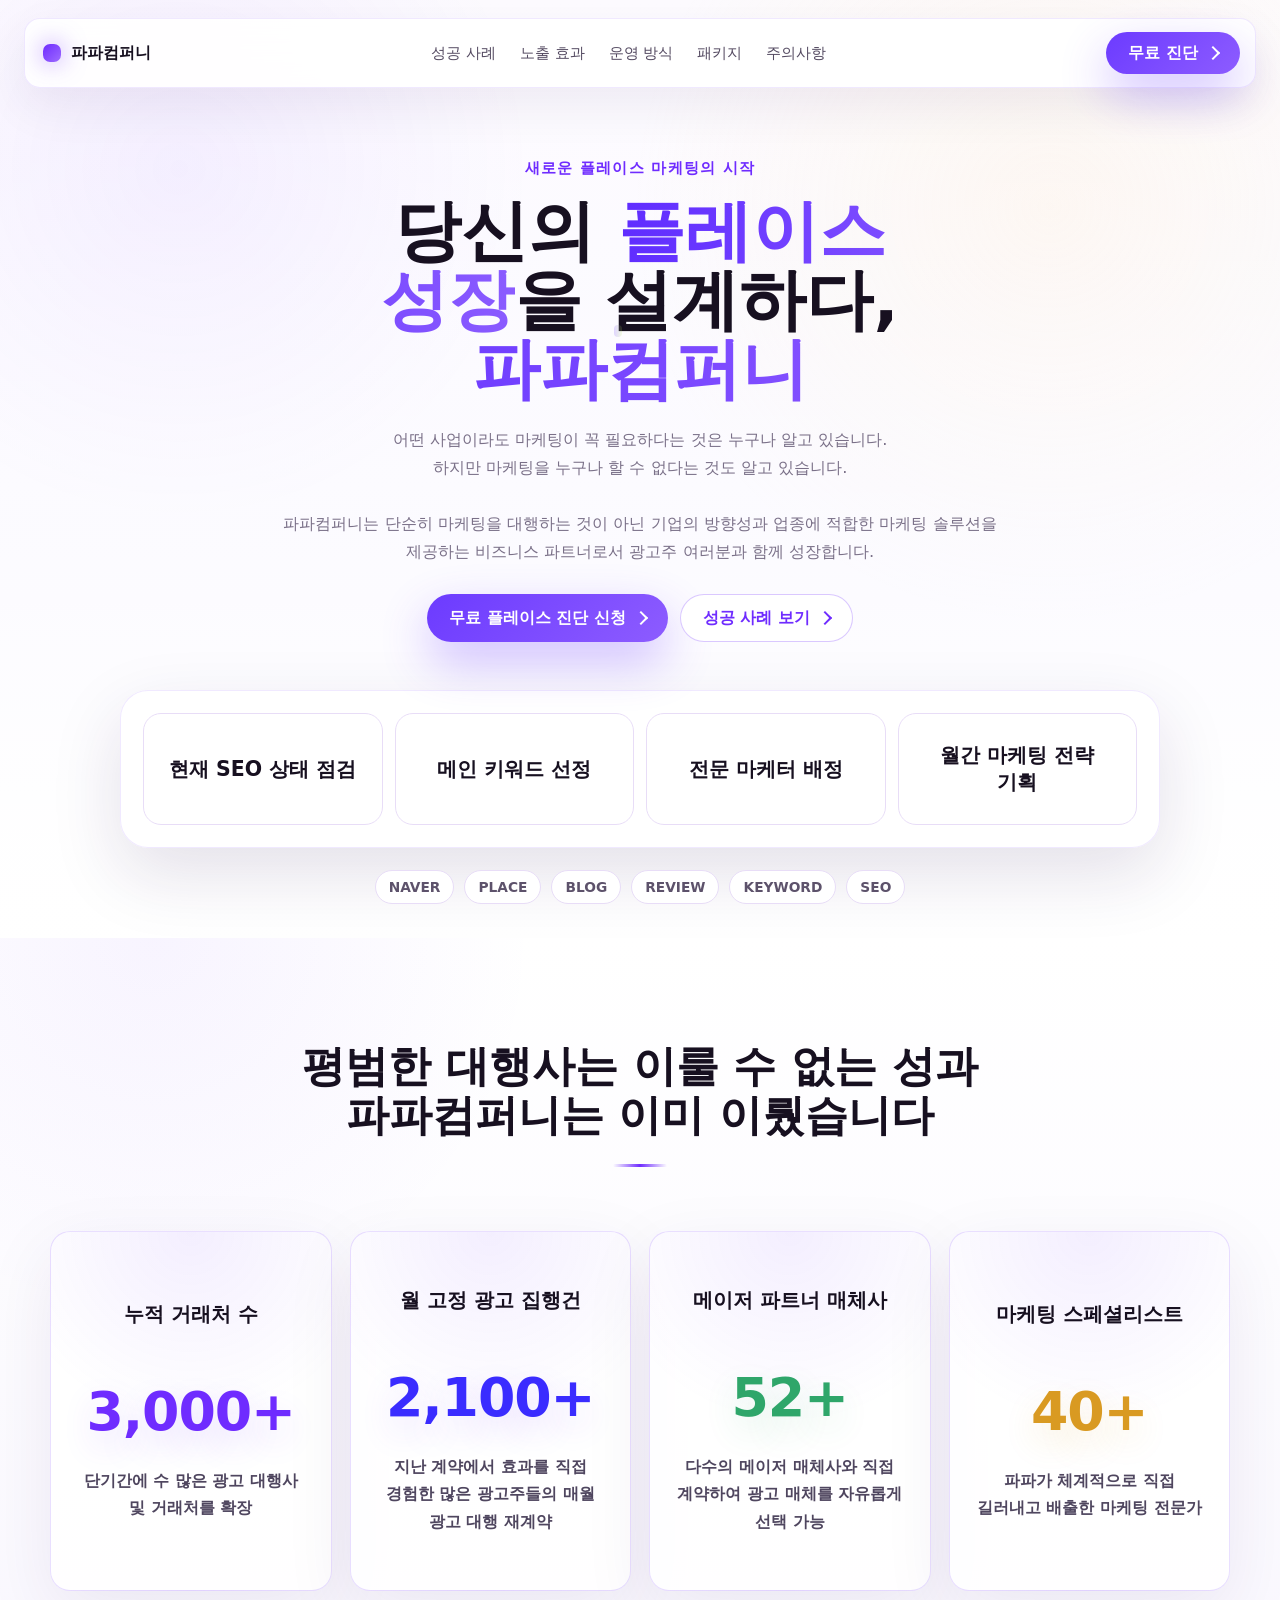
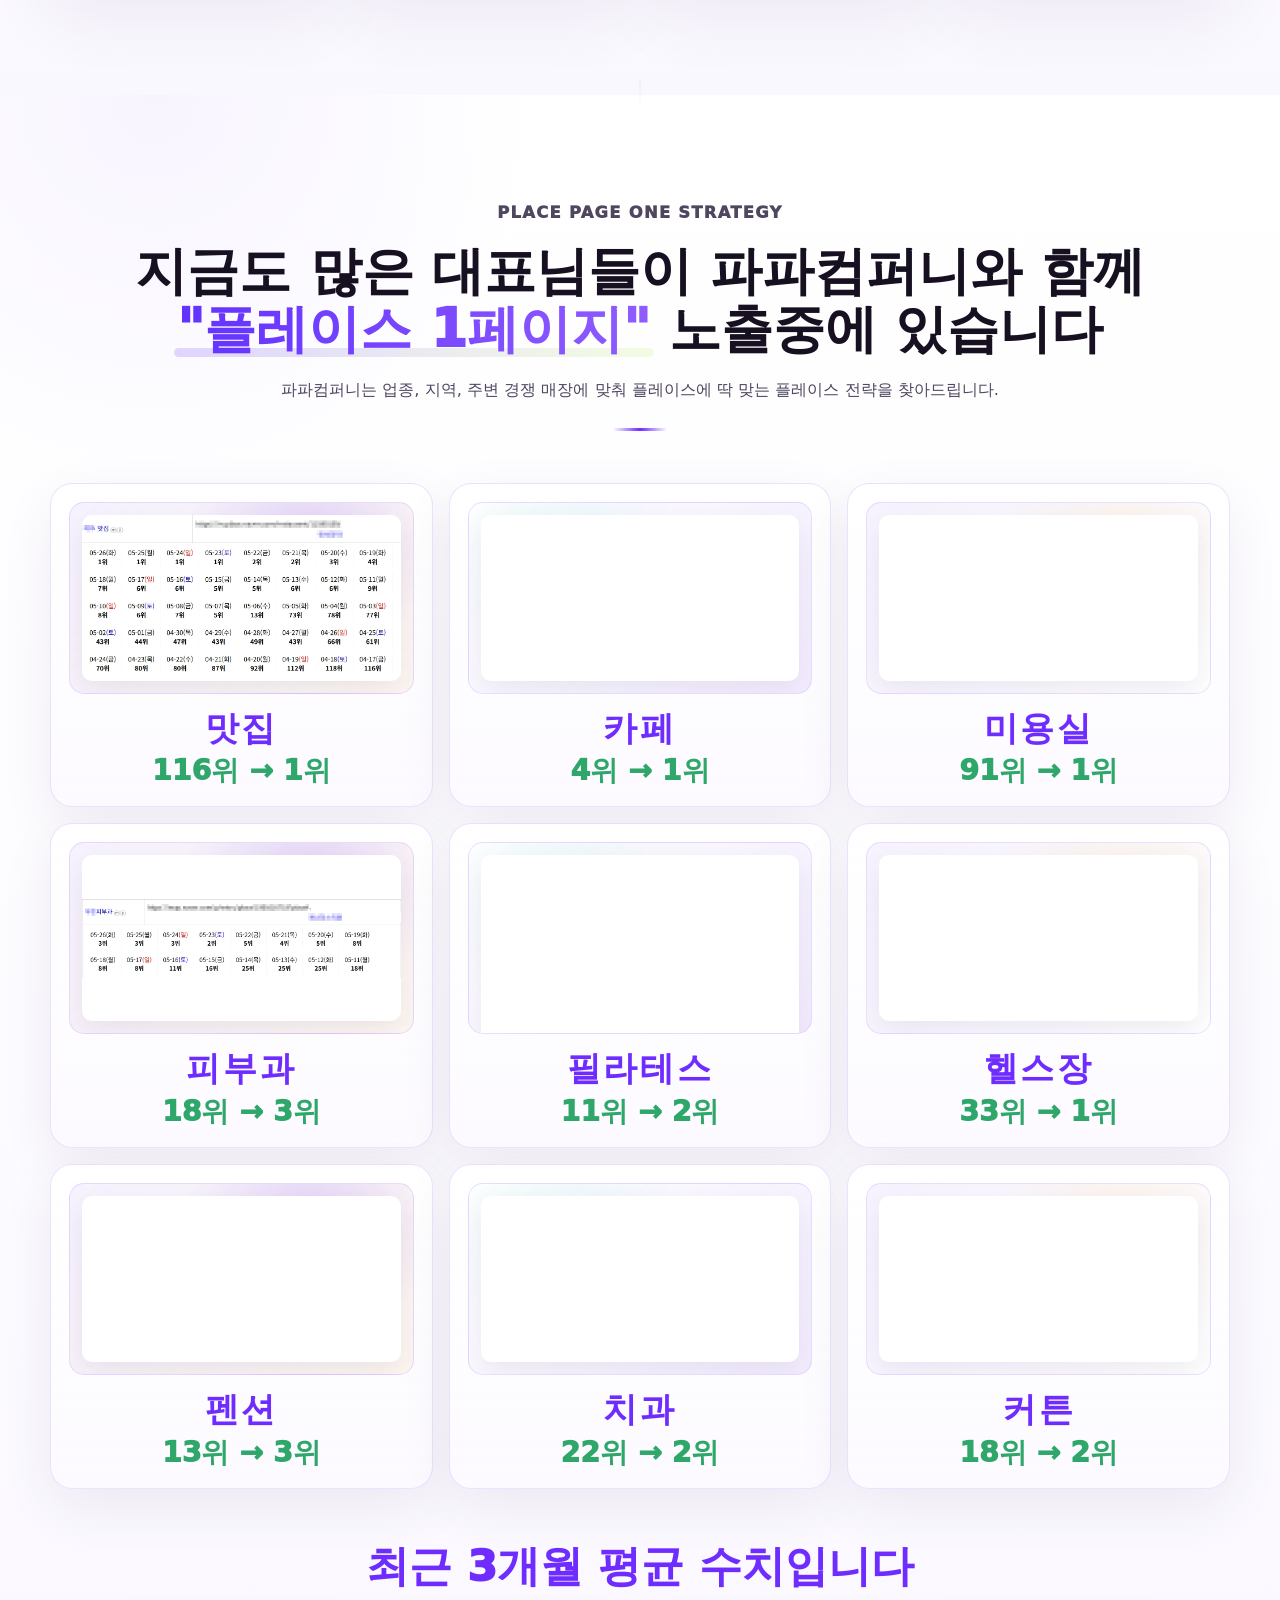
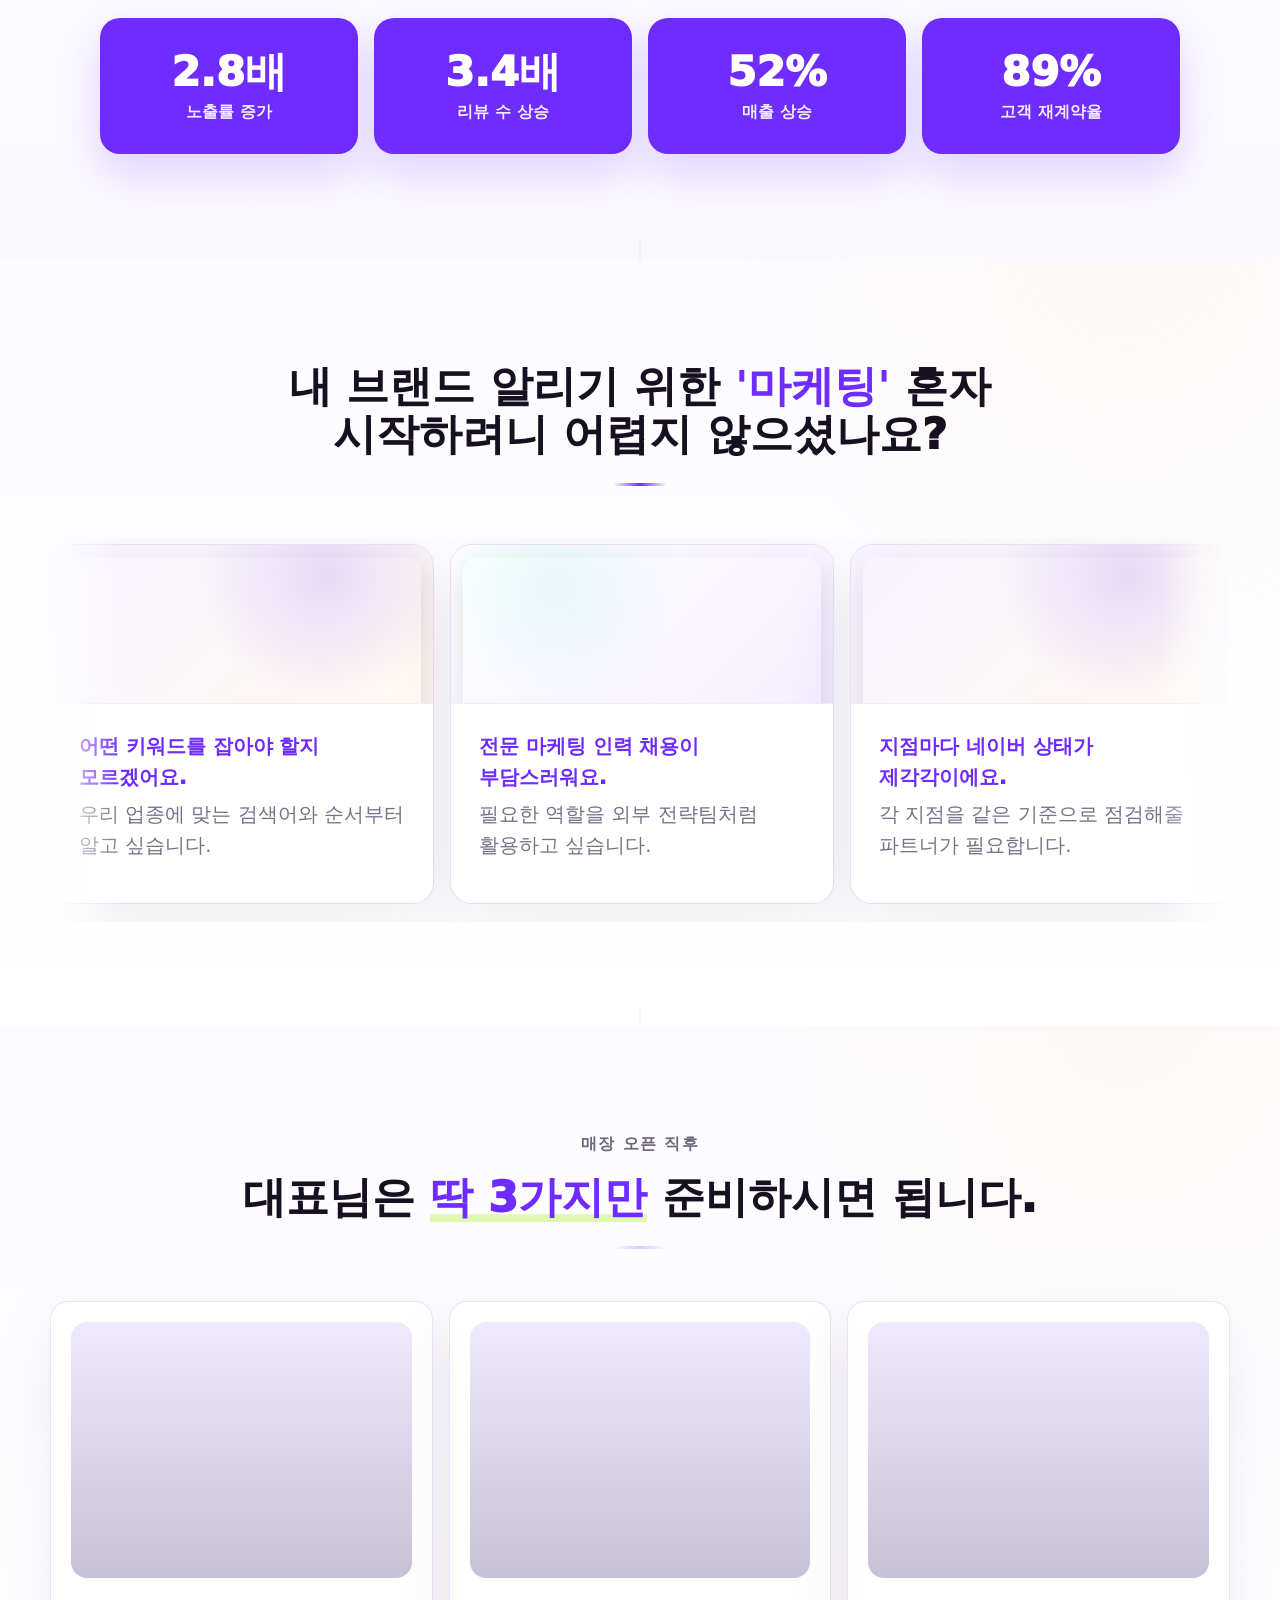
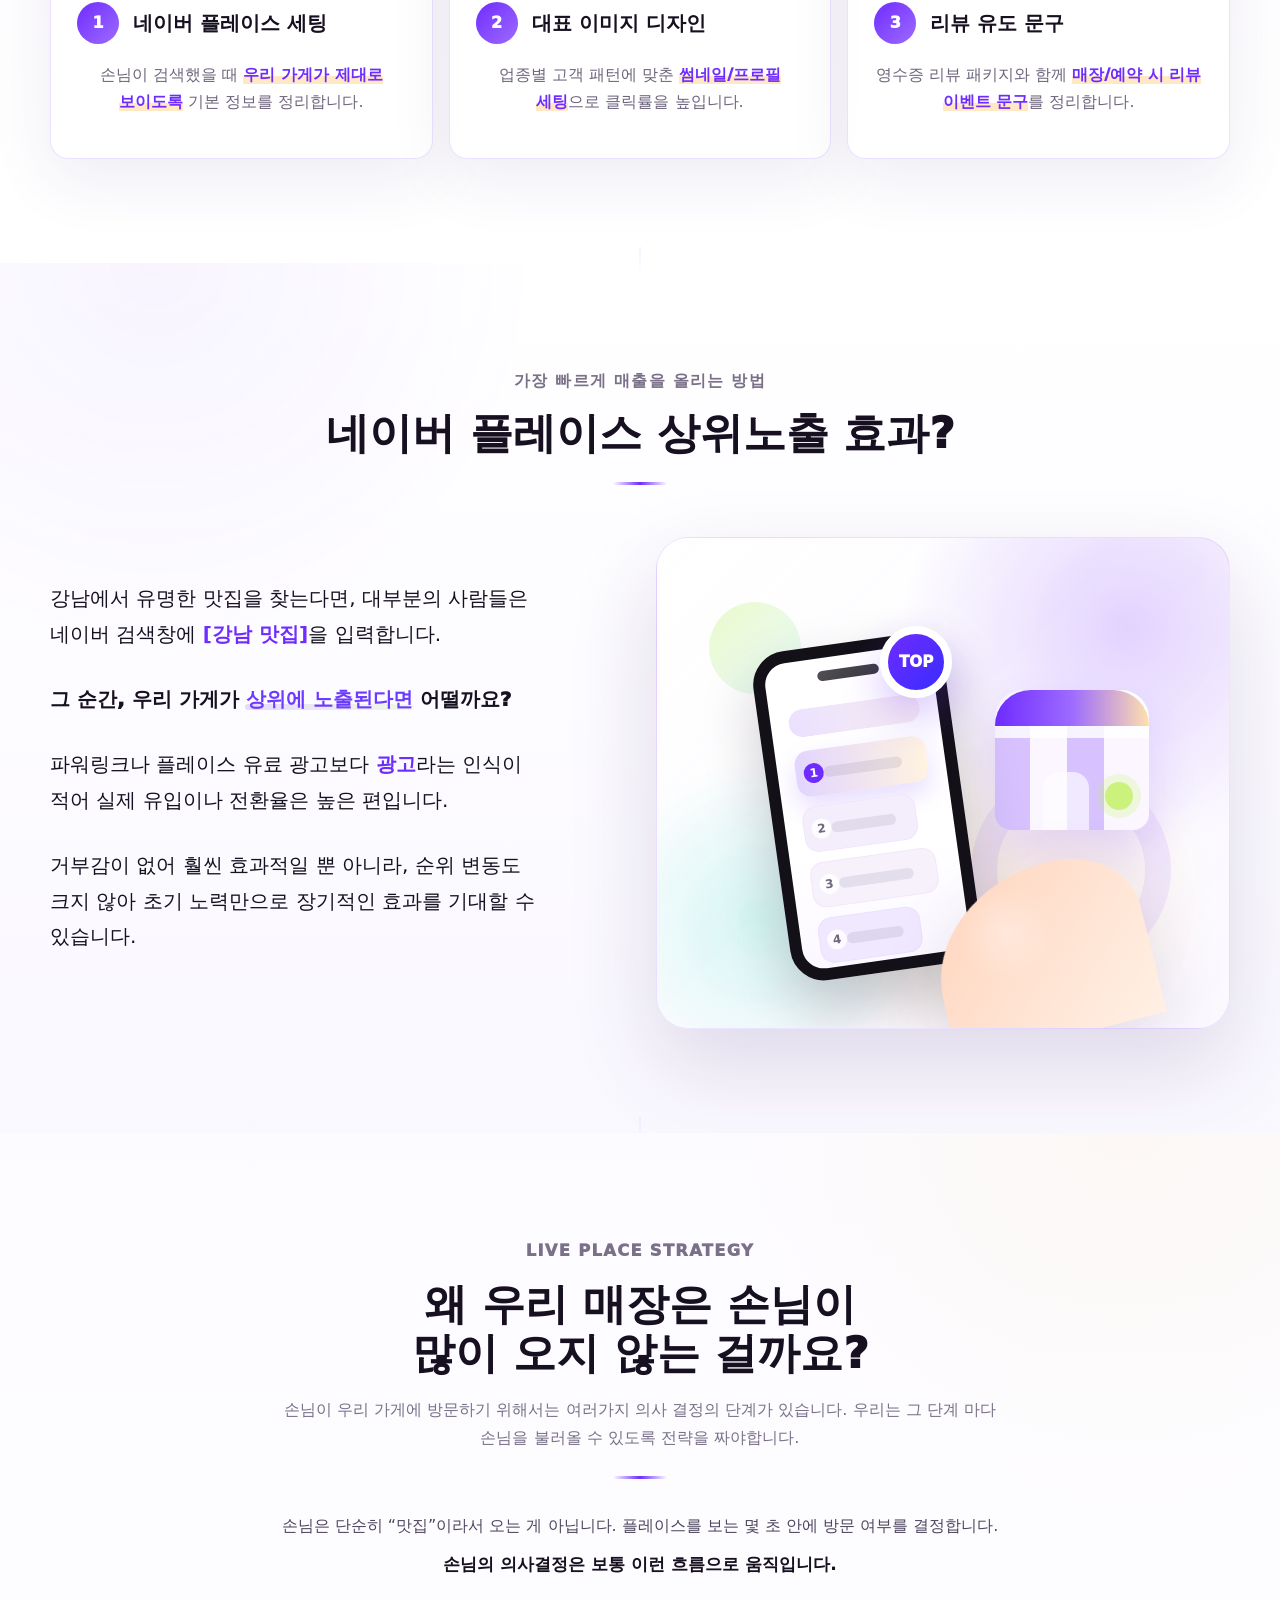
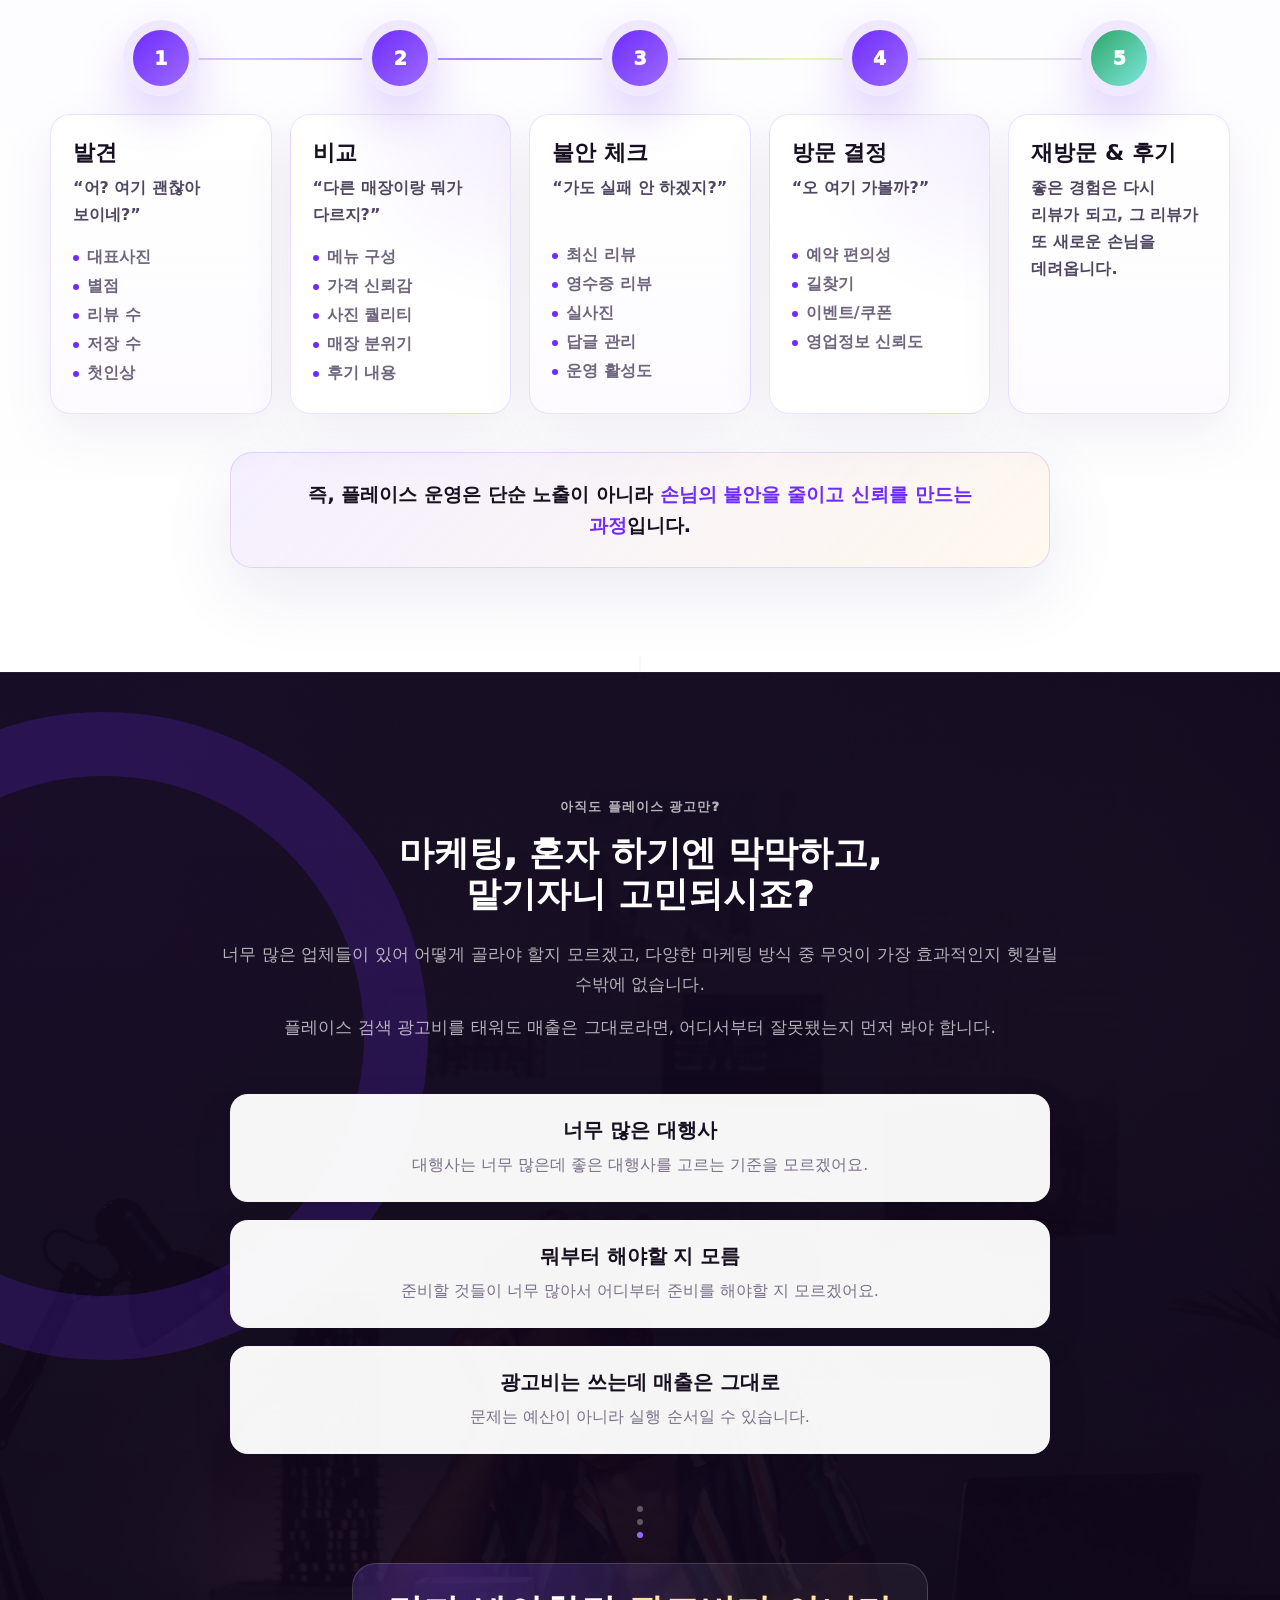
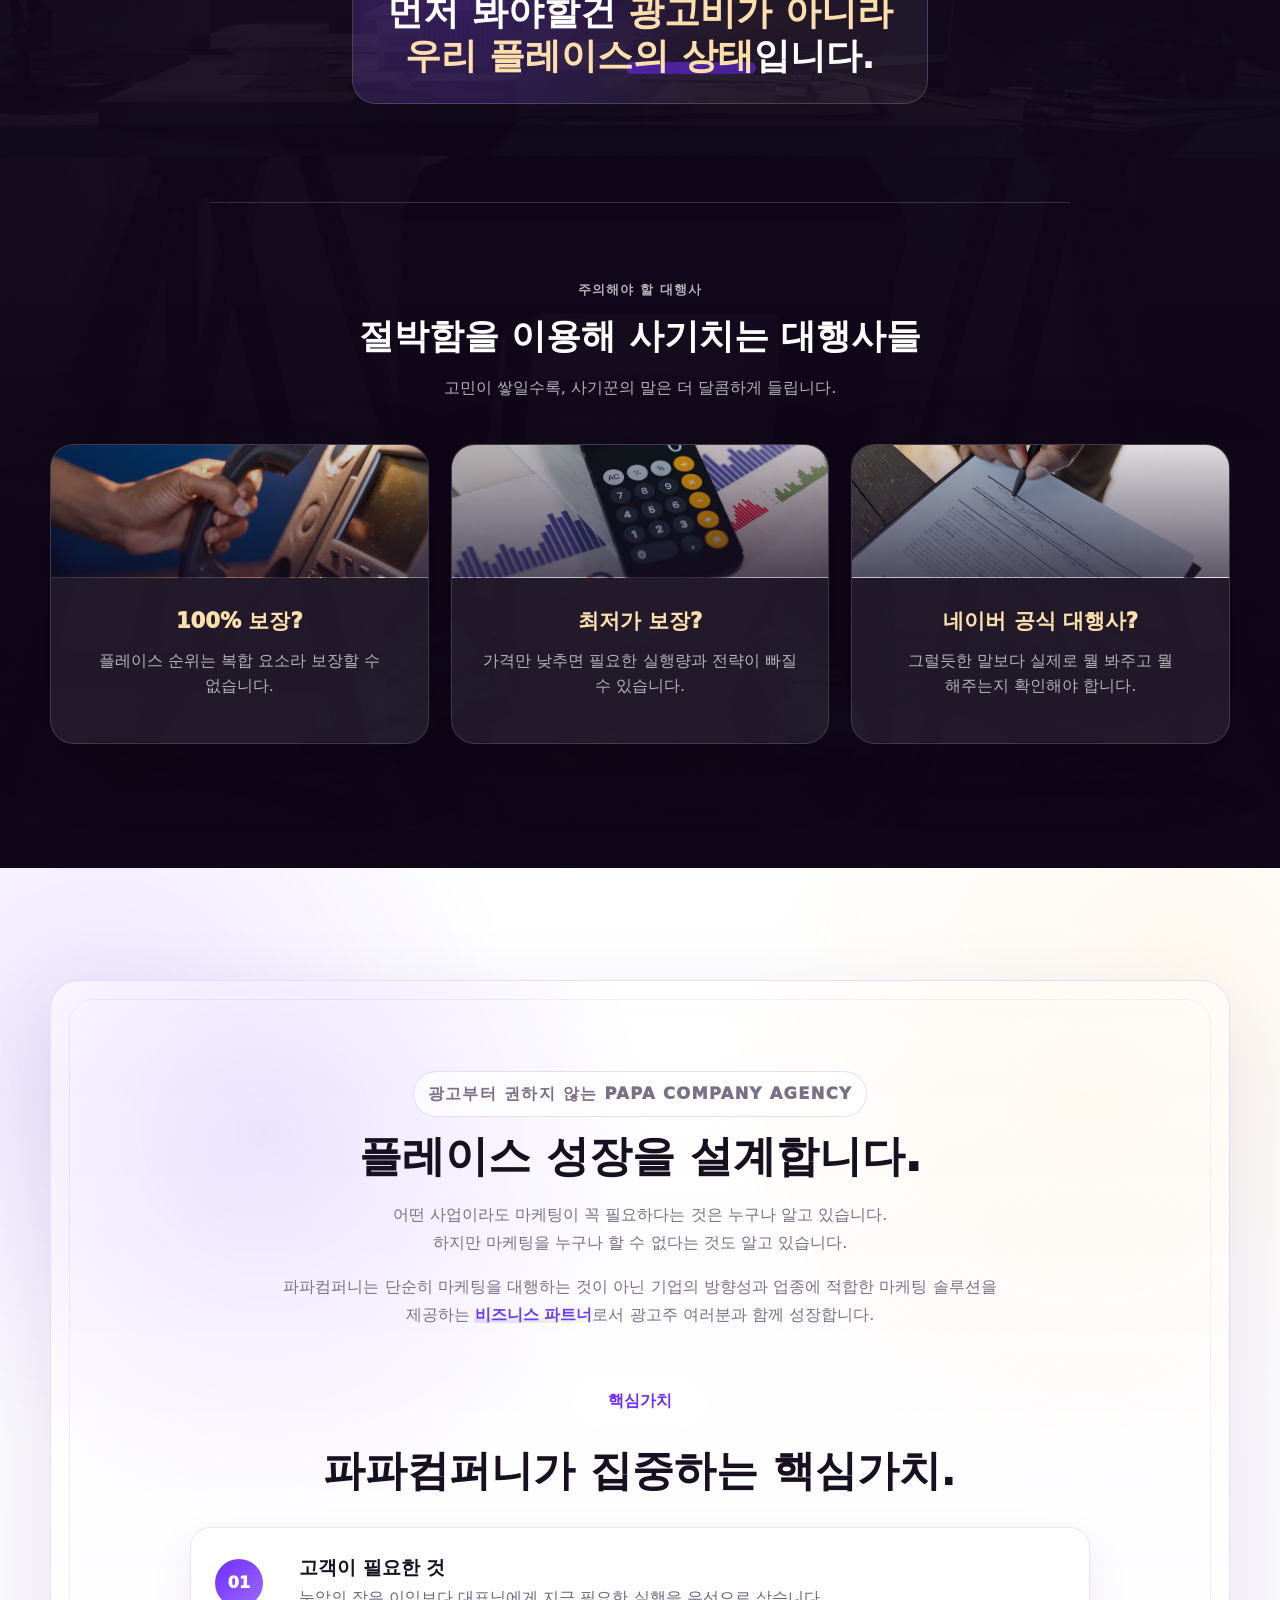
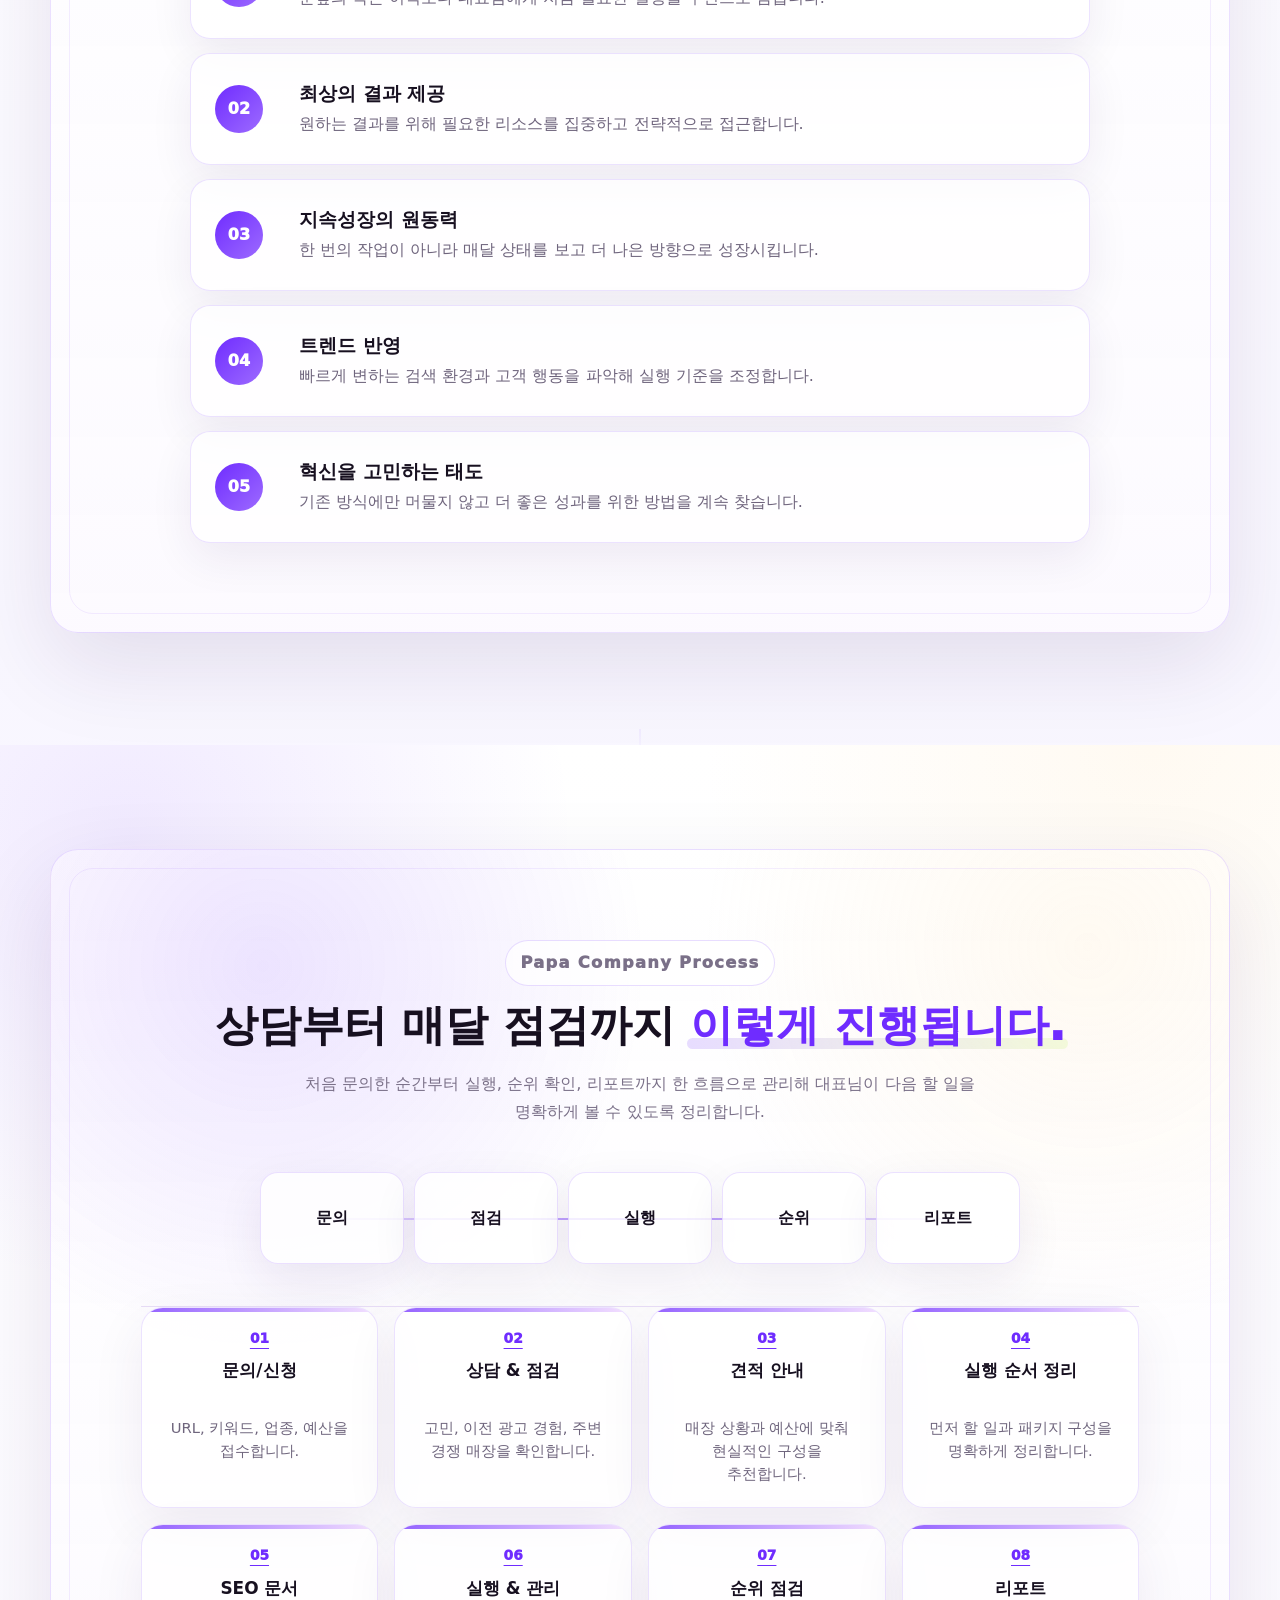
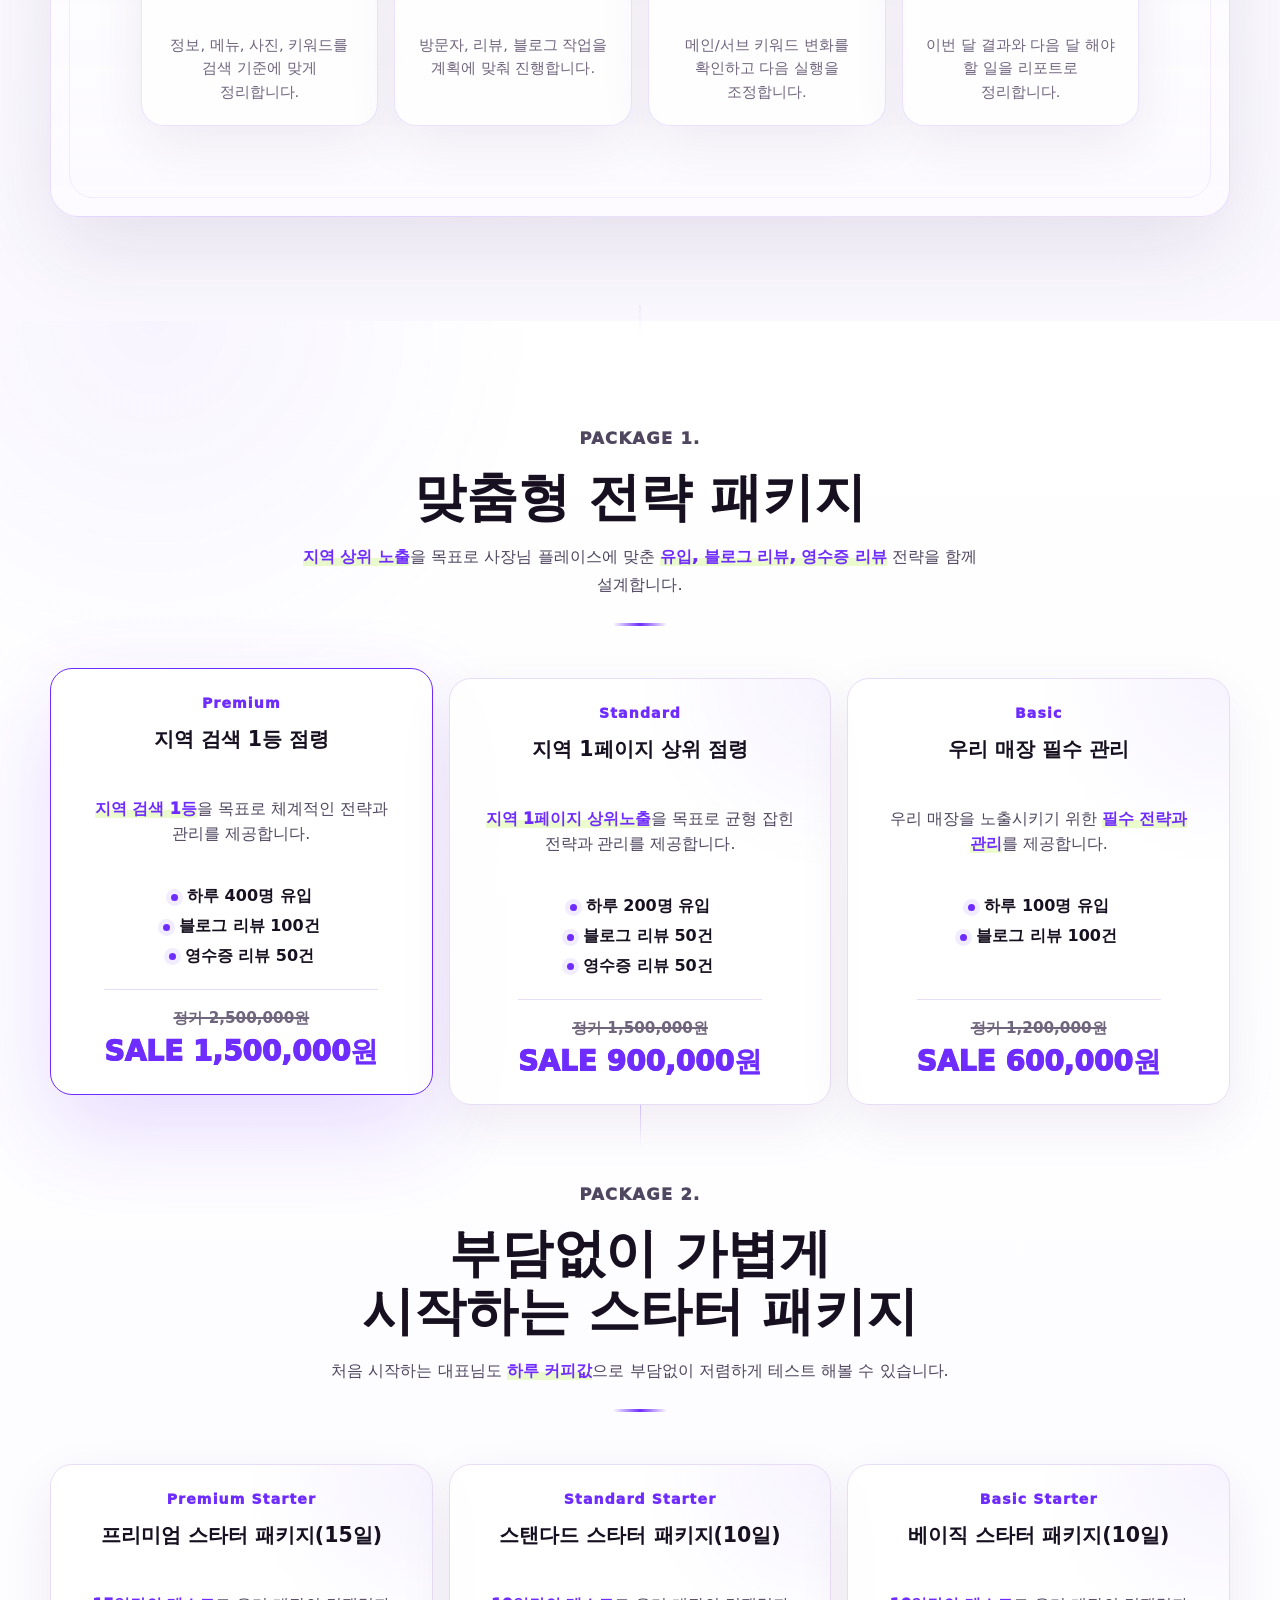
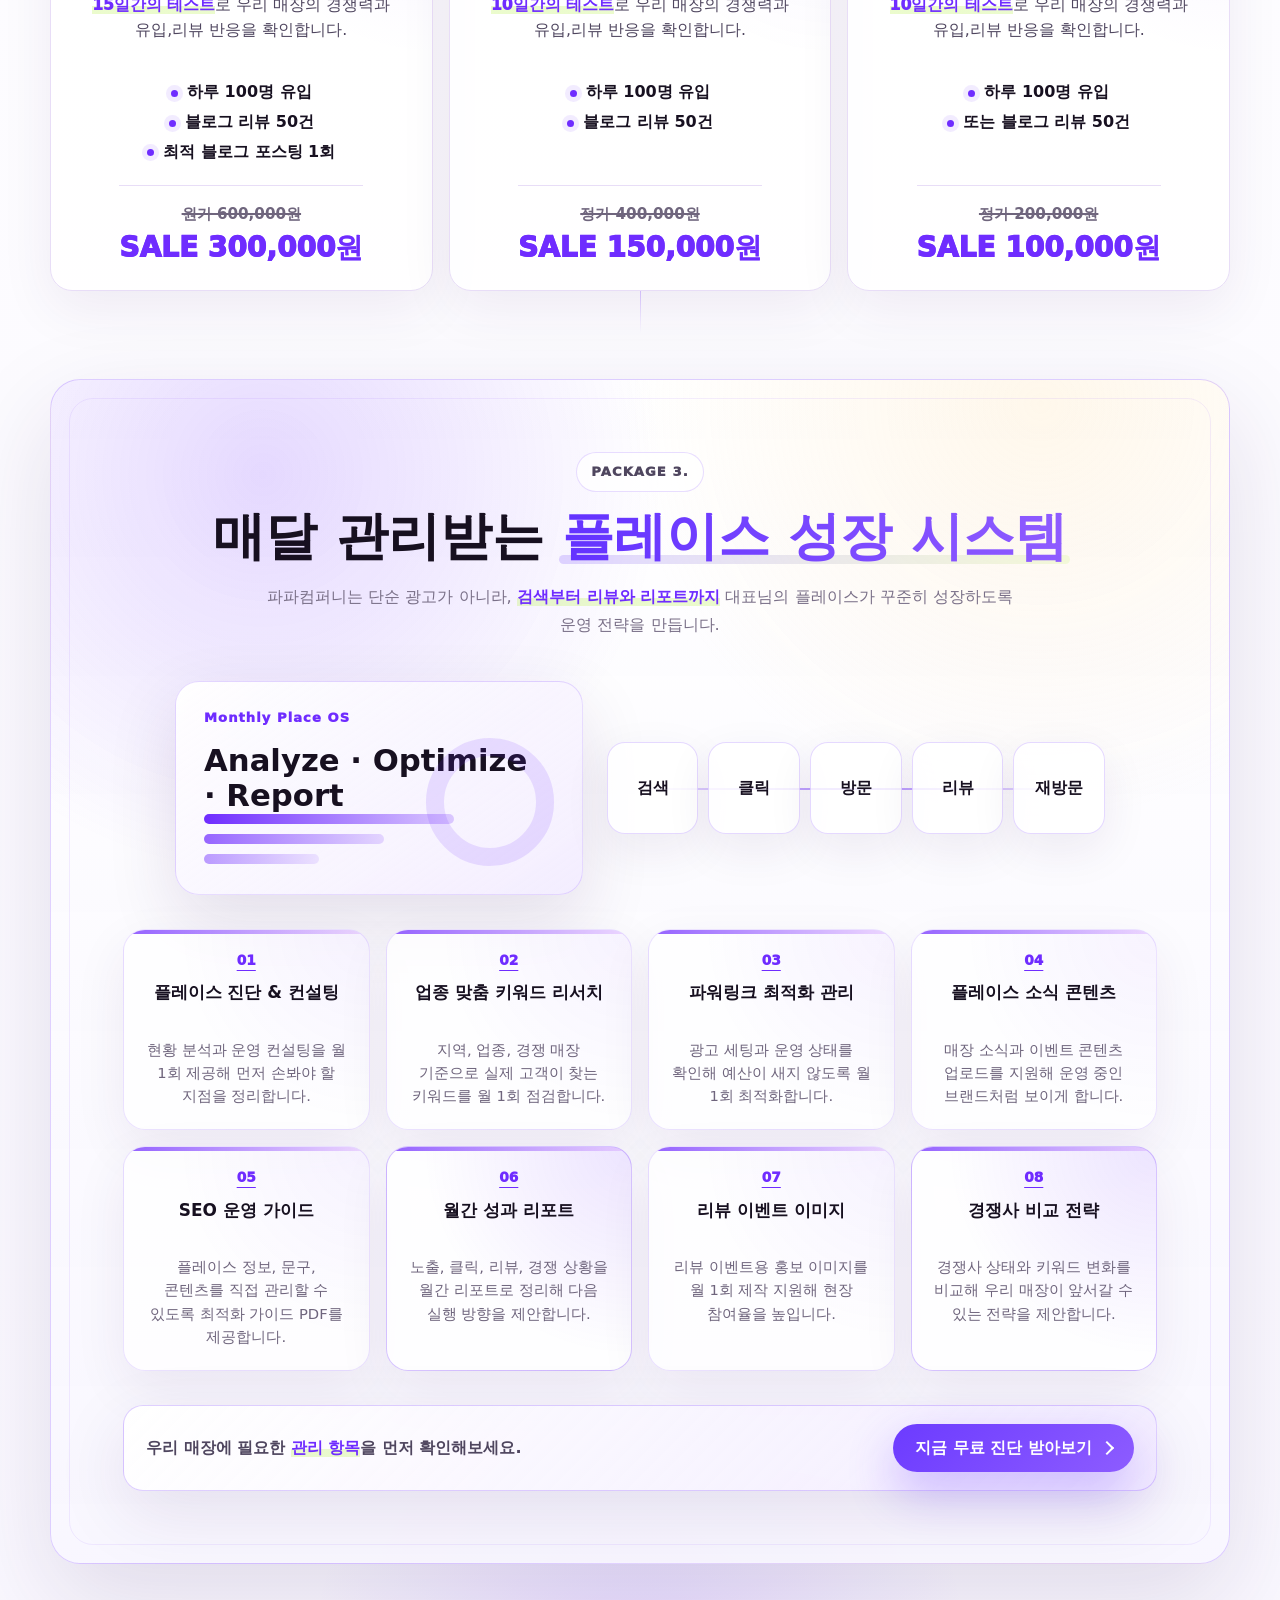
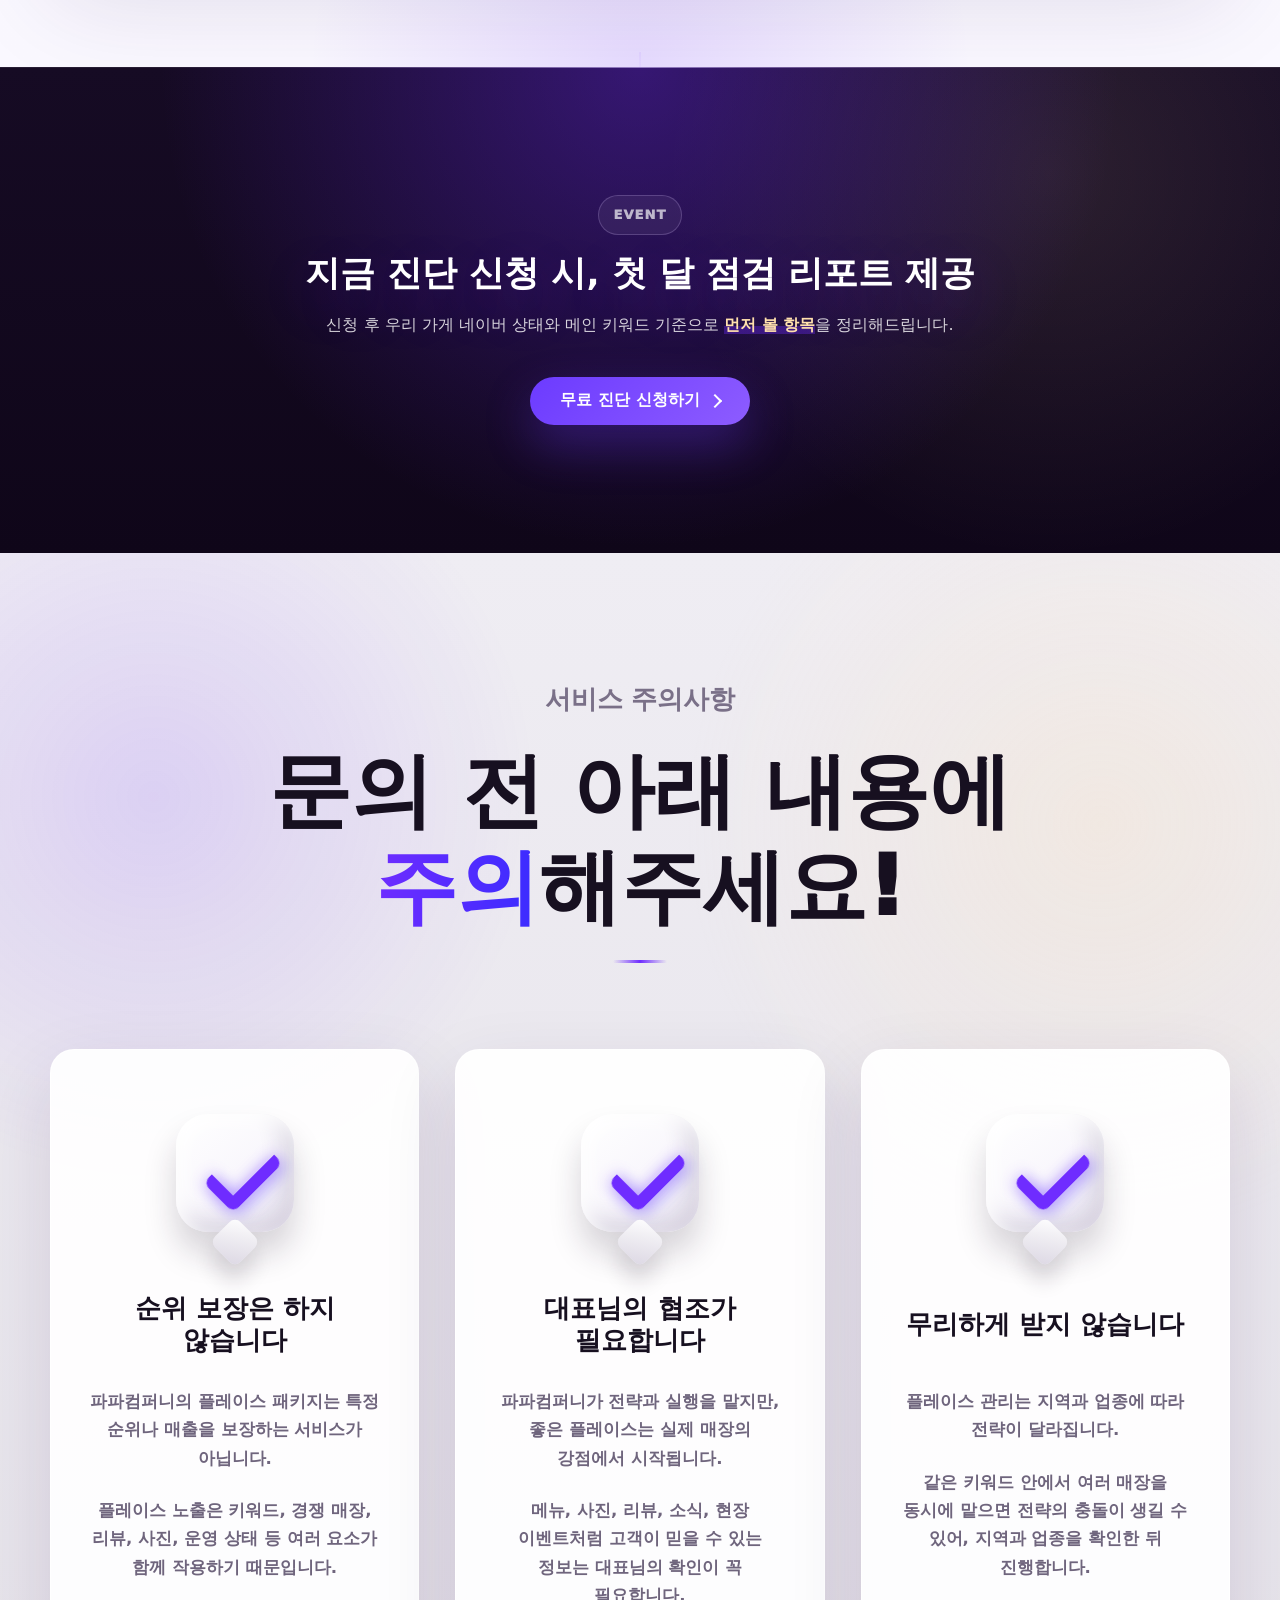
<file: index.html>
﻿<!doctype html>
<html lang="ko">
  <head>
    <meta charset="UTF-8" />
    <meta name="viewport" content="width=device-width, initial-scale=1.0" />
    <title>파파컴퍼니 플레이스 전략 대행 v3</title>
    <meta
      name="description"
      content="파파컴퍼니는 네이버에서 우리 가게가 더 잘 보이고 더 좋아 보이도록 키워드, 리뷰, SEO, 경쟁 매장 상태를 함께 점검합니다."
    />
    <link rel="stylesheet" href="./styles.css" />
    <script src="./script.js" defer></script>
  </head>
  <body>
    <header class="site-header">
      <a class="brand" href="#top" aria-label="파파컴퍼니 홈">
        <span class="brand-mark" aria-hidden="true"></span>
        파파컴퍼니
      </a>
      <nav aria-label="주요 섹션">
        <a href="#case">성공 사례</a>
        <a href="#effect">노출 효과</a>
        <a href="#process">운영 방식</a>
        <a href="#packages">패키지</a>
        <a href="#notice">주의사항</a>
      </nav>
      <a class="header-cta" href="#consult">무료 진단</a>
    </header>

    <main id="top">
      <section class="hero adnity-like" aria-labelledby="hero-title">
        <img class="hero-media" src="./assets/hero/hero-papa-place-strategy.png" alt="플레이스 전략 분석 화면" />
        <div class="hero-overlay" aria-hidden="true"></div>
        <div class="hero-inner">
          <p class="eyebrow">새로운 플레이스 마케팅의 시작</p>
          <h1 id="hero-title">
            당신의 <span class="text-accent">플레이스 성장</span>을 설계하다,
            <strong>파파컴퍼니</strong>
          </h1>
          <p class="hero-copy">
            어떤 사업이라도 마케팅이 꼭 필요하다는 것은 누구나 알고 있습니다.<br>
            하지만 마케팅을 누구나 할 수 없다는 것도 알고 있습니다.<br><br>
            파파컴퍼니는 단순히 마케팅을 대행하는 것이 아닌 기업의 방향성과 업종에 적합한
            마케팅 솔루션을 제공하는 비즈니스 파트너로서 광고주 여러분과 함께 성장합니다.
          </p>
          <div class="hero-actions">
            <a class="button button-primary" href="#consult">무료 플레이스 진단 신청</a>
            <a class="button button-ghost" href="#case">성공 사례 보기</a>
          </div>
          <div class="hero-dashboard" aria-label="플레이스 진단 예시">
            <div class="map-card">
              <strong>현재 SEO 상태 점검</strong>
            </div>
            <div class="map-card">
              <strong>메인 키워드 선정</strong>
            </div>
            <div class="map-card">
              <strong>전문 마케터 배정</strong>
            </div>
            <div class="map-card">
              <strong>월간 마케팅 전략 기획</strong>
            </div>
          </div>
          <div class="channel-strip" aria-label="관리 채널">
            <span>NAVER</span>
            <span>PLACE</span>
            <span>BLOG</span>
            <span>REVIEW</span>
            <span>KEYWORD</span>
            <span>SEO</span>
          </div>
        </div>
      </section>

      <section class="live-rank section-white" id="case">
        <div class="shell">
          <div class="section-head center">
            <p class="eyebrow">PLACE PAGE ONE STRATEGY</p>
            <h2>
              지금도 많은 대표님들이 파파컴퍼니와 함께<br />
              <span class="text-accent">"플레이스 1페이지"</span> 노출중에 있습니다
            </h2>
            <p>
              파파컴퍼니는 업종, 지역, 주변 경쟁 매장에 맞춰
              플레이스에 딱 맞는 플레이스 전략을 찾아드립니다.
            </p>
          </div>
          <div class="case-grid" aria-label="플레이스 순위 상승 예시">
            <article class="case-card"><figure class="rank-image"><img src="./assets/cases/2026-05-26_1.jpg" alt="맛집 순위표" loading="lazy" decoding="async"></figure><div><span>맛집</span><strong>116위 → 1위</strong></div></article>
            <article class="case-card"><figure class="rank-image"><img src="./assets/cases/2026-05-26_2.jpg" alt="카페 순위표" loading="lazy" decoding="async"></figure><div><span>카페</span><strong>4위 → 1위</strong></div></article>
            <article class="case-card"><figure class="rank-image"><img src="./assets/cases/2026-05-26_3.jpg" alt="미용실 순위표" loading="lazy" decoding="async"></figure><div><span>미용실</span><strong>91위 → 1위</strong></div></article>
            <article class="case-card"><figure class="rank-image"><img src="./assets/cases/2026-05-26_4.jpg" alt="피부과 순위표" loading="lazy" decoding="async"></figure><div><span>피부과</span><strong>18위 → 3위</strong></div></article>
            <article class="case-card"><figure class="rank-image"><img src="./assets/cases/2026-05-26_5.jpg" alt="필라테스 순위표" loading="lazy" decoding="async"></figure><div><span>필라테스</span><strong>11위 → 2위</strong></div></article>
            <article class="case-card"><figure class="rank-image"><img src="./assets/cases/2026-05-26_6.jpg" alt="헬스장 순위표" loading="lazy" decoding="async"></figure><div><span>헬스장</span><strong>33위 → 1위</strong></div></article>
            <article class="case-card"><figure class="rank-image"><img src="./assets/cases/2026-05-26_7.jpg" alt="펜션 순위표" loading="lazy" decoding="async"></figure><div><span>펜션</span><strong>13위 → 3위</strong></div></article>
            <article class="case-card"><figure class="rank-image"><img src="./assets/cases/2026-05-26_8.jpg" alt="치과 순위표" loading="lazy" decoding="async"></figure><div><span>치과</span><strong>22위 → 2위</strong></div></article>
            <article class="case-card"><figure class="rank-image"><img src="./assets/cases/2026-05-26_9.jpg" alt="커튼 순위표" loading="lazy" decoding="async"></figure><div><span>커튼</span><strong>18위 → 2위</strong></div></article>
          </div>
          <div class="result-metrics" aria-label="플레이스 관리 성과 수치">
            <p class="result-metrics__note">최근 3개월 평균 수치입니다</p>
            <div class="result-metric-grid">
              <article class="result-metric-card"><strong>2.8배</strong><span>노출률 증가</span></article>
              <article class="result-metric-card"><strong>3.4배</strong><span>리뷰 수 상승</span></article>
              <article class="result-metric-card"><strong>52%</strong><span>매출 상승</span></article>
              <article class="result-metric-card"><strong>89%</strong><span>고객 재계약율</span></article>
            </div>
          </div>
        </div>
      </section>

      <section class="live-proof section-white">
        <div class="shell">
          <div class="section-head center">
            <p class="eyebrow">LIVE PLACE STRATEGY</p>
            <h2>왜 우리 매장은 손님이 많이 오지 않는 걸까요?</h2>
            <p>
              손님이 우리 가게에 방문하기 위해서는 여러가지 의사 결정의 단계가 있습니다.
              우리는 그 단계 마다 손님을 불러올 수 있도록 전략을 짜야합니다.
            </p>
          </div>
          <div class="decision-intro">
            <p>
              손님은 단순히 “맛집”이라서 오는 게 아닙니다.
              플레이스를 보는 몇 초 안에 방문 여부를 결정합니다.
            </p>
            <strong>손님의 의사결정은 보통 이런 흐름으로 움직입니다.</strong>
          </div>
          <div class="decision-flow" aria-label="손님의 플레이스 의사결정 단계">
            <article class="decision-step">
              <div class="step-node">1</div>
              <div class="step-body">
                <h3>발견</h3>
                <p>“어? 여기 괜찮아 보이네?”</p>
                <ul>
                  <li>대표사진</li>
                  <li>별점</li>
                  <li>리뷰 수</li>
                  <li>저장 수</li>
                  <li>첫인상</li>
                </ul>
              </div>
            </article>
            <article class="decision-step">
              <div class="step-node">2</div>
              <div class="step-body">
                <h3>비교</h3>
                <p>“다른 매장이랑 뭐가 다르지?”</p>
                <ul>
                  <li>메뉴 구성</li>
                  <li>가격 신뢰감</li>
                  <li>사진 퀄리티</li>
                  <li>매장 분위기</li>
                  <li>후기 내용</li>
                </ul>
              </div>
            </article>
            <article class="decision-step">
              <div class="step-node">3</div>
              <div class="step-body">
                <h3>불안 체크</h3>
                <p>“가도 실패 안 하겠지?”</p>
                <ul>
                  <li>최신 리뷰</li>
                  <li>영수증 리뷰</li>
                  <li>실사진</li>
                  <li>답글 관리</li>
                  <li>운영 활성도</li>
                </ul>
              </div>
            </article>
            <article class="decision-step">
              <div class="step-node">4</div>
              <div class="step-body">
                <h3>방문 결정</h3>
                <p>“오 여기 가볼까?”</p>
                <ul>
                  <li>예약 편의성</li>
                  <li>길찾기</li>
                  <li>이벤트/쿠폰</li>
                  <li>영업정보 신뢰도</li>
                </ul>
              </div>
            </article>
            <article class="decision-step">
              <div class="step-node">5</div>
              <div class="step-body">
                <h3>재방문 &amp; 후기</h3>
                <p>
                  좋은 경험은 다시 리뷰가 되고,
                  그 리뷰가 또 새로운 손님을 데려옵니다.
                </p>
              </div>
            </article>
          </div>
          <div class="decision-summary">
            즉, 플레이스 운영은 단순 노출이 아니라
            <strong>손님의 불안을 줄이고 신뢰를 만드는 과정</strong>입니다.
          </div>
        </div>
      </section>

      <section class="who section-white">
        <div class="shell">
          <div class="section-head center who-head">
            <h2>내 브랜드 알리기 위한 <strong>'마케팅'</strong> 혼자 시작하려니 어렵지 않으셨나요?</h2>
          </div>
          <div class="who-carousel" aria-label="마케팅이 필요한 대표님 유형">
            <div class="who-track">
              <article class="who-card"><div class="who-image"><img src="./assets/who/who-keyword-analytics.jpeg" alt="검색 키워드 분석 화면" loading="lazy" decoding="async"></div><p><strong>어떤 키워드를 잡아야 할지 모르겠어요.</strong> 우리 업종에 맞는 검색어와 순서부터 알고 싶습니다.</p></article>
              <article class="who-card"><div class="who-image"><img src="./assets/who/who-strategy-team.jpeg" alt="마케팅 전략 회의" loading="lazy" decoding="async"></div><p><strong>전문 마케팅 인력 채용이 부담스러워요.</strong> 필요한 역할을 외부 전략팀처럼 활용하고 싶습니다.</p></article>
              <article class="who-card"><div class="who-image"><img src="./assets/who/who-branch-store.jpeg" alt="매장 지점 관리" loading="lazy" decoding="async"></div><p><strong>지점마다 네이버 상태가 제각각이에요.</strong> 각 지점을 같은 기준으로 점검해줄 파트너가 필요합니다.</p></article>
              <article class="who-card"><div class="who-image"><img src="./assets/who/who-busy-owner.jpeg" alt="바쁜 매장 운영자" loading="lazy" decoding="async"></div><p><strong>가게 운영도 바빠 마케팅까지 어렵습니다.</strong> 방향을 잡고 이끌어줄 업체가 필요합니다.</p></article>
              <article class="who-card"><div class="who-image"><img src="./assets/who/who-budget-check.jpeg" alt="마케팅 예산 점검" loading="lazy" decoding="async"></div><p><strong>견적 비용이 천차만별이라 불안해요.</strong> 예산 범위에 맞는 합리적인 비용만 지불하고 싶습니다.</p></article>
              <article class="who-card"><div class="who-image"><img src="./assets/who/who-monthly-plan.jpeg" alt="월간 마케팅 실행 계획" loading="lazy" decoding="async"></div><p><strong>한 번 세팅하고 끝나는 대행은 불안해요.</strong> 매달 상태를 보고 다음 할 일을 정리해줄 파트너가 필요합니다.</p></article>
            </div>
          </div>
        </div>
      </section>

      <section class="place-effect section-light" id="effect">
        <div class="shell">
          <div class="section-head center effect-head">
            <p class="eyebrow">가장 빠르게 매출을 올리는 방법</p>
            <h2>네이버 플레이스 상위노출 효과?</h2>
          </div>
          <div class="effect-layout">
            <div class="effect-copy">
              <p>
                강남에서 유명한 맛집을 찾는다면,
                대부분의 사람들은 네이버 검색창에 <strong>[강남 맛집]</strong>을 입력합니다.
              </p>
            <p class="effect-question">
                그 순간, 우리 가게가 <span class="text-accent">상위에 노출된다면</span> 어떨까요?
              </p>
              <p>
                파워링크나 플레이스 유료 광고보다 <strong>광고</strong>라는 인식이 적어
                실제 유입이나 전환율은 높은 편입니다.
              </p>
              <p>
                거부감이 없어 훨씬 효과적일 뿐 아니라,
                순위 변동도 크지 않아 초기 노력만으로 장기적인 효과를 기대할 수 있습니다.
              </p>
            </div>
            <div class="effect-visual" aria-label="네이버 플레이스 상위노출 예시 이미지 영역">
              <div class="phone-mock">
                <div class="phone-search"></div>
                <div class="rank-list">
                  <span class="rank-item is-top"><b>1</b></span>
                  <span class="rank-item"><b>2</b></span>
                  <span class="rank-item"><b>3</b></span>
                  <span class="rank-item"><b>4</b></span>
                </div>
              </div>
              <div class="store-mock">
                <span></span>
              </div>
              <div class="effect-badge">TOP</div>
              <div class="touch-mock"></div>
            </div>
          </div>
        </div>
      </section>

      <section class="brand-system section-light" id="about">
        <div class="shell">
          <div class="brand-system-panel">
            <div class="brand-system-head">
              <p class="eyebrow">광고부터 권하지 않는 PAPA COMPANY AGENCY</p>
              <h2>플레이스 성장을 설계합니다.</h2>
              <p>
                어떤 사업이라도 마케팅이 꼭 필요하다는 것은 누구나 알고 있습니다.<br />
                하지만 마케팅을 누구나 할 수 없다는 것도 알고 있습니다.
              </p>
              <p>
                파파컴퍼니는 단순히 마케팅을 대행하는 것이 아닌 기업의 방향성과 업종에
                적합한 마케팅 솔루션을 제공하는 <span class="text-accent">비즈니스 파트너</span>로서 광고주 여러분과 함께
                성장합니다.
              </p>
            </div>

            <div class="brand-value-head">
              <p class="value-pill">핵심가치</p>
              <h3>파파컴퍼니가 집중하는 핵심가치.</h3>
            </div>

            <div class="value-board">
              <div class="value-list">
                <article>
                  <span>01</span>
                  <div>
                    <h3>고객이 필요한 것</h3>
                    <p>눈앞의 작은 이익보다 대표님에게 지금 필요한 실행을 우선으로 삼습니다.</p>
                  </div>
                </article>
                <article>
                  <span>02</span>
                  <div>
                    <h3>최상의 결과 제공</h3>
                    <p>원하는 결과를 위해 필요한 리소스를 집중하고 전략적으로 접근합니다.</p>
                  </div>
                </article>
                <article>
                  <span>03</span>
                  <div>
                    <h3>지속성장의 원동력</h3>
                    <p>한 번의 작업이 아니라 매달 상태를 보고 더 나은 방향으로 성장시킵니다.</p>
                  </div>
                </article>
                <article>
                  <span>04</span>
                  <div>
                    <h3>트렌드 반영</h3>
                    <p>빠르게 변하는 검색 환경과 고객 행동을 파악해 실행 기준을 조정합니다.</p>
                  </div>
                </article>
                <article>
                  <span>05</span>
                  <div>
                    <h3>혁신을 고민하는 태도</h3>
                    <p>기존 방식에만 머물지 않고 더 좋은 성과를 위한 방법을 계속 찾습니다.</p>
                  </div>
                </article>
              </div>
            </div>
          </div>
        </div>
      </section>
      <section class="before-after section-dark">
        <div class="shell">
          <div class="section-head center compact-head">
            <p class="eyebrow">매장 오픈 직후</p>
            <h2>대표님은 <span class="text-accent">딱 3가지만</span> 준비하시면 됩니다.</h2>
          </div>
          <div class="three-card">
            <article>
              <figure class="step-image"><img src="./assets/process/step-place-setup.jpeg" alt="매장 운영자가 태블릿으로 매장 정보를 확인하는 모습" loading="lazy" decoding="async" /></figure>
              <div class="step-title-row"><span>1</span><h3>네이버 플레이스 세팅</h3></div>
              <p>손님이 검색했을 때 <strong>우리 가게가 제대로 보이도록</strong> 기본 정보를 정리합니다.</p>
            </article>
            <article>
              <figure class="step-image"><img src="./assets/process/step-hero-image-design.jpeg" alt="음식점 대표 이미지를 촬영하는 모습" loading="lazy" decoding="async" /></figure>
              <div class="step-title-row"><span>2</span><h3>대표 이미지 디자인</h3></div>
              <p>업종별 고객 패턴에 맞춘 <strong>썸네일/프로필 세팅</strong>으로 클릭률을 높입니다.</p>
            </article>
            <article>
              <figure class="step-image"><img src="./assets/process/step-review-receipt.jpeg" alt="영수증을 확인하며 리뷰 이벤트 문구를 준비하는 모습" loading="lazy" decoding="async" /></figure>
              <div class="step-title-row"><span>3</span><h3>리뷰 유도 문구</h3></div>
              <p>영수증 리뷰 패키지와 함께 <strong>매장/예약 시 리뷰 이벤트 문구</strong>를 정리합니다.</p>
            </article>
          </div>
        </div>
      </section>

      <section class="numbers section-white">
        <div class="shell">
          <div class="section-head center">
            <h2>
              평범한 대행사는 이룰 수 없는 성과<br />
              파파컴퍼니는 이미 이뤘습니다
            </h2>
          </div>
          <div class="number-grid">
            <article>
              <h3>누적 거래처 수</h3>
              <strong>3,000+</strong>
              <p>단기간에 수 많은 광고 대행사 및 거래처를 확장</p>
            </article>
            <article>
              <h3>월 고정 광고 집행건</h3>
              <strong>2,100+</strong>
              <p>지난 계약에서 효과를 직접 경험한 많은 광고주들의 매월 광고 대행 재계약</p>
            </article>
            <article>
              <h3>메이저 파트너 매체사</h3>
              <strong>52+</strong>
              <p>다수의 메이저 매체사와 직접 계약하여 광고 매체를 자유롭게 선택 가능</p>
            </article>
            <article>
              <h3>마케팅 스페셜리스트</h3>
              <strong>40+</strong>
              <p>파파가 체계적으로 직접 길러내고 배출한 마케팅 전문가</p>
            </article>
          </div>
        </div>
      </section>

      <section class="dark-question section-dark">
        <div class="shell">
          <div class="question-hero">
            <div class="question-lead">
              <p class="eyebrow">아직도 플레이스 광고만?</p>
              <h2>마케팅, 혼자 하기엔 막막하고, 맡기자니 고민되시죠?</h2>
            </div>
            <div class="question-copy">
              <p>
                너무 많은 업체들이 있어 어떻게 골라야 할지 모르겠고,
                다양한 마케팅 방식 중 무엇이 가장 효과적인지 헷갈릴 수밖에 없습니다.
              </p>
              <p>
                플레이스 검색 광고비를 태워도 매출은 그대로라면,
                어디서부터 잘못됐는지 먼저 봐야 합니다.
              </p>
            </div>
          </div>
          <div class="question-grid">
            <article><h3>너무 많은 대행사</h3><p>대행사는 너무 많은데 좋은 대행사를 고르는 기준을 모르겠어요.</p></article>
            <article><h3>뭐부터 해야할 지 모름</h3><p>준비할 것들이 너무 많아서 어디부터 준비를 해야할 지 모르겠어요.</p></article>
            <article><h3>광고비는 쓰는데 매출은 그대로</h3><p>문제는 예산이 아니라 실행 순서일 수 있습니다.</p></article>
          </div>
          <div class="question-punch">
            <span></span><span></span><span></span>
            <strong>먼저 봐야할건 <span class="text-accent">광고비가 아니라<br>우리 플레이스의 상태</span>입니다.</strong>
          </div>
          <div class="scam-bridge">
            <p class="eyebrow">주의해야 할 대행사</p>
            <h2>절박함을 이용해 사기치는 대행사들</h2>
            <p>고민이 쌓일수록, 사기꾼의 말은 더 달콤하게 들립니다.</p>
          </div>
          <div class="warning-grid">
            <article><strong>100% 보장?</strong><p>플레이스 순위는 복합 요소라 보장할 수 없습니다.</p></article>
            <article><strong>최저가 보장?</strong><p>가격만 낮추면 필요한 실행량과 전략이 빠질 수 있습니다.</p></article>
            <article><strong>네이버 공식 대행사?</strong><p>그럴듯한 말보다 실제로 뭘 봐주고 뭘 해주는지 확인해야 합니다.</p></article>
          </div>
        </div>
      </section>

      <section class="process section-white" id="process">
        <div class="shell">
          <div class="process-system">
            <div class="process-head">
              <p class="eyebrow">Papa Company Process</p>
              <h2>상담부터 매달 점검까지 <span class="text-accent">이렇게 진행됩니다.</span></h2>
              <p>
                처음 문의한 순간부터 실행, 순위 확인, 리포트까지 한 흐름으로 관리해
                대표님이 다음 할 일을 명확하게 볼 수 있도록 정리합니다.
              </p>
            </div>

            <div class="process-visual" aria-label="파파컴퍼니 운영 프로세스 요약">
              <div class="process-flow" aria-hidden="true">
                <span>문의</span>
                <span>점검</span>
                <span>실행</span>
                <span>순위</span>
                <span>리포트</span>
              </div>
            </div>

            <div class="process-grid">
              <article><span>01</span><h3>문의/신청</h3><p>URL, 키워드, 업종, 예산을 접수합니다.</p></article>
              <article><span>02</span><h3>상담 &amp; 점검</h3><p>고민, 이전 광고 경험, 주변 경쟁 매장을 확인합니다.</p></article>
              <article><span>03</span><h3>견적 안내</h3><p>매장 상황과 예산에 맞춰 현실적인 구성을 추천합니다.</p></article>
              <article><span>04</span><h3>실행 순서 정리</h3><p>먼저 할 일과 패키지 구성을 명확하게 정리합니다.</p></article>
              <article><span>05</span><h3>SEO 문서</h3><p>정보, 메뉴, 사진, 키워드를 검색 기준에 맞게 정리합니다.</p></article>
              <article><span>06</span><h3>실행 &amp; 관리</h3><p>방문자, 리뷰, 블로그 작업을 계획에 맞춰 진행합니다.</p></article>
              <article><span>07</span><h3>순위 점검</h3><p>메인/서브 키워드 변화를 확인하고 다음 실행을 조정합니다.</p></article>
              <article><span>08</span><h3>리포트</h3><p>이번 달 결과와 다음 달 해야 할 일을 리포트로 정리합니다.</p></article>
            </div>
          </div>
        </div>
      </section>
      <section class="packages section-light" id="packages">
        <div class="shell">
          <div class="section-head center">
            <p class="eyebrow">PACKAGE 1.</p>
            <h2>맞춤형 전략 패키지</h2>
            <p><strong>지역 상위 노출</strong>을 목표로 사장님 플레이스에 맞춘 <strong>유입, 블로그 리뷰, 영수증 리뷰</strong> 전략을 함께 설계합니다.</p>
          </div>
          <div class="package-grid">
            <article class="plan premium">
              <span>Premium</span>
              <h3>지역 검색 1등 점령</h3>
              <p class="plan-summary"><strong>지역 검색 1등</strong>을 목표로 체계적인 전략과 관리를 제공합니다.</p>
              <ul>
                <li>하루 400명 유입</li>
                <li>블로그 리뷰 100건</li>
                <li>영수증 리뷰 50건</li>
              </ul>
              <div class="price-box"><del>정가 2,500,000원</del><strong>SALE 1,500,000원</strong></div>
            </article>
            <article class="plan">
              <span>Standard</span>
              <h3>지역 1페이지 상위 점령</h3>
              <p class="plan-summary"><strong>지역 1페이지 상위노출</strong>을 목표로 균형 잡힌 전략과 관리를 제공합니다.</p>
              <ul>
                <li>하루 200명 유입</li>
                <li>블로그 리뷰 50건</li>
                <li>영수증 리뷰 50건</li>
              </ul>
              <div class="price-box"><del>정가 1,500,000원</del><strong>SALE 900,000원</strong></div>
            </article>
            <article class="plan">
              <span>Basic</span>
              <h3>우리 매장 필수 관리</h3>
              <p class="plan-summary">우리 매장을 노출시키기 위한 <strong>필수 전략과 관리</strong>를 제공합니다.</p>
              <ul>
                <li>하루 100명 유입</li>
                <li>블로그 리뷰 100건</li>
              </ul>
              <div class="price-box"><del>정가 1,200,000원</del><strong>SALE 600,000원</strong></div>
            </article>
          </div>

          <div class="section-head center package-sub">
            <p class="eyebrow">PACKAGE 2.</p>
            <h2>부담없이 가볍게 시작하는 스타터 패키지</h2>
            <p>처음 시작하는 대표님도 <strong>하루 커피값</strong>으로 부담없이 저렴하게 테스트 해볼 수 있습니다.</p>
          </div>
          <div class="package-grid">
            <article class="plan">
              <span>Premium Starter</span>
              <h3>프리미엄 스타터 패키지(15일)</h3>
              <p class="plan-summary"><strong>15일간의 테스트</strong>로 우리 매장의 경쟁력과 유입,리뷰 반응을 확인합니다.</p>
              <ul>
                <li>하루 100명 유입</li>
                <li>블로그 리뷰 50건</li>
                <li>최적 블로그 포스팅 1회</li>
              </ul>
              <div class="price-box"><del>원가 600,000원</del><strong>SALE 300,000원</strong></div>
            </article>
            <article class="plan">
              <span>Standard Starter</span>
              <h3>스탠다드 스타터 패키지(10일)</h3>
              <p class="plan-summary"><strong>10일간의 테스트</strong>로 우리 매장의 경쟁력과 유입,리뷰 반응을 확인합니다.</p>
              <ul>
                <li>하루 100명 유입</li>
                <li>블로그 리뷰 50건</li>
              </ul>
              <div class="price-box"><del>정가 400,000원</del><strong>SALE 150,000원</strong></div>
            </article>
            <article class="plan">
              <span>Basic Starter</span>
              <h3>베이직 스타터 패키지(10일)</h3>
              <p class="plan-summary"><strong>10일간의 테스트</strong>로 우리 매장의 경쟁력과 유입,리뷰 반응을 확인합니다.</p>
              <ul>
                <li>하루 100명 유입</li>
                <li>또는 블로그 리뷰 50건</li>
              </ul>
              <div class="price-box"><del>정가 200,000원</del><strong>SALE 100,000원</strong></div>
            </article>
          </div>

          <div class="membership-system">
            <div class="membership-head">
              <p class="eyebrow">PACKAGE 3.</p>
              <h2>매달 관리받는 <span class="text-accent">플레이스 성장 시스템</span></h2>
              <p>
                파파컴퍼니는 단순 광고가 아니라, <strong>검색부터 리뷰와 리포트까지</strong>
                대표님의 플레이스가 꾸준히 성장하도록 운영 전략을 만듭니다.
              </p>
            </div>
            <div class="system-visual" aria-label="월간 플레이스 성장 운영 흐름">
              <div class="system-panel">
                <span>Monthly Place OS</span>
                <strong>Analyze · Optimize · Report</strong>
                <div class="system-bars" aria-hidden="true"><i></i><i></i><i></i></div>
              </div>
              <div class="growth-flow" aria-hidden="true">
                <span>검색</span>
                <span>클릭</span>
                <span>방문</span>
                <span>리뷰</span>
                <span>재방문</span>
              </div>
            </div>
            <div class="member-grid">
              <article><span>01</span><h3>플레이스 진단 &amp; 컨설팅</h3><p>현황 분석과 운영 컨설팅을 월 1회 제공해 먼저 손봐야 할 지점을 정리합니다.</p></article>
              <article><span>02</span><h3>업종 맞춤 키워드 리서치</h3><p>지역, 업종, 경쟁 매장 기준으로 실제 고객이 찾는 키워드를 월 1회 점검합니다.</p></article>
              <article><span>03</span><h3>파워링크 최적화 관리</h3><p>광고 세팅과 운영 상태를 확인해 예산이 새지 않도록 월 1회 최적화합니다.</p></article>
              <article><span>04</span><h3>플레이스 소식 콘텐츠</h3><p>매장 소식과 이벤트 콘텐츠 업로드를 지원해 운영 중인 브랜드처럼 보이게 합니다.</p></article>
              <article><span>05</span><h3>SEO 운영 가이드</h3><p>플레이스 정보, 문구, 콘텐츠를 직접 관리할 수 있도록 최적화 가이드 PDF를 제공합니다.</p></article>
              <article><span>06</span><h3>월간 성과 리포트</h3><p>노출, 클릭, 리뷰, 경쟁 상황을 월간 리포트로 정리해 다음 실행 방향을 제안합니다.</p></article>
              <article><span>07</span><h3>리뷰 이벤트 이미지</h3><p>리뷰 이벤트용 홍보 이미지를 월 1회 제작 지원해 현장 참여율을 높입니다.</p></article>
              <article><span>08</span><h3>경쟁사 비교 전략</h3><p>경쟁사 상태와 키워드 변화를 비교해 우리 매장이 앞서갈 수 있는 전략을 제안합니다.</p></article>
            </div>
            <div class="membership-cta">
              <p>우리 매장에 필요한 <strong>관리 항목</strong>을 먼저 확인해보세요.</p>
              <a class="button button-primary" href="#consult">지금 무료 진단 받아보기</a>
            </div>
          </div>
        </div>
      </section>

      <section class="event section-dark">
        <div class="shell event-box">
          <p class="eyebrow">EVENT</p>
          <h2>지금 진단 신청 시, 첫 달 점검 리포트 제공</h2>
          <p>신청 후 우리 가게 네이버 상태와 메인 키워드 기준으로 <strong>먼저 볼 항목</strong>을 정리해드립니다.</p>
          <a class="button button-primary" href="#consult">무료 진단 신청하기</a>
        </div>
      </section>

      <section class="notice notice-showcase section-white" id="notice">
        <div class="shell">
          <div class="section-head center">
            <p class="eyebrow">서비스 주의사항</p>
            <h2>
              문의 전 아래 내용에<br />
              <span class="text-accent">주의</span>해주세요!
            </h2>
          </div>
          <div class="notice-grid">
            <article>
              <span class="notice-icon" aria-hidden="true"></span>
              <h3>순위 보장은 하지 않습니다</h3>
              <div class="notice-copy">
                <p>
                  파파컴퍼니의 플레이스 패키지는
                  특정 순위나 매출을 보장하는 서비스가 아닙니다.
                </p>
                <p>
                  플레이스 노출은 키워드, 경쟁 매장, 리뷰, 사진,
                  운영 상태 등 여러 요소가 함께 작용하기 때문입니다.
                </p>
                <p>
                  대신 지금 손봐야 할 항목을 정확히 점검하고,
                  정상적인 방식으로 노출 가능성을 높이는 데 집중합니다.
                </p>
              </div>
            </article>
            <article>
              <span class="notice-icon" aria-hidden="true"></span>
              <h3>대표님의 협조가 필요합니다</h3>
              <div class="notice-copy">
                <p>
                  파파컴퍼니가 전략과 실행을 맡지만,
                  좋은 플레이스는 실제 매장의 강점에서 시작됩니다.
                </p>
                <p>
                  메뉴, 사진, 리뷰, 소식, 현장 이벤트처럼
                  고객이 믿을 수 있는 정보는 대표님의 확인이 꼭 필요합니다.
                </p>
                <p>
                  저희는 그 재료가 검색에서 더 잘 보이고,
                  더 좋아 보이도록 정리하고 운영합니다.
                </p>
              </div>
            </article>
            <article>
              <span class="notice-icon" aria-hidden="true"></span>
              <h3>무리하게 받지 않습니다</h3>
              <div class="notice-copy">
                <p>
                  플레이스 관리는 지역과 업종에 따라
                  전략이 달라집니다.
                </p>
                <p>
                  같은 키워드 안에서 여러 매장을 동시에 맡으면
                  전략의 충돌이 생길 수 있어, 지역과 업종을 확인한 뒤 진행합니다.
                </p>
                <p>
                  그래서 모든 문의를 바로 받기보다,
                  먼저 무료 진단으로 가능 여부를 확인합니다.
                </p>
              </div>
            </article>
          </div>
        </div>
      </section>

      <section class="consult section-purple" id="consult">
        <div class="shell consult-layout">
          <div>
            <p class="eyebrow">FREE DIAGNOSIS</p>
            <h2>지금 바로 무료 진단을 신청하세요.</h2>
            <p>
              플레이스 URL과 메인 키워드를 남겨주시면 우리 가게의 네이버 상태와 주변 경쟁 매장을 기준으로
              무엇부터 손봐야 할지 확인합니다.
            </p>
          </div>
          <form class="consult-form" data-google-sheet-form>
            <label>이름<input name="name" type="text" placeholder="홍길동" required /></label>
            <label>전화번호<input name="phone" type="tel" placeholder="010-0000-0000" required /></label>
            <label>플레이스 URL<input name="placeUrl" type="url" placeholder="https://naver.me/..." required /></label>
            <label>메인 키워드<input name="keyword" type="text" placeholder="상위노출 희망 키워드" required /></label>
            <label>업종<input name="businessType" type="text" placeholder="예: 음식점, 뷰티, PT, 학원" required /></label>
            <label>
              대행사 / 직광고주 여부
              <select name="clientType" required>
                <option>직광고주</option>
                <option>대행사</option>
              </select>
            </label>
            <label>
              월 광고비 예산
              <select name="budget" required>
                <option>500,000원 미만</option>
                <option>500,000원~1,000,000원</option>
                <option>1,000,000원~3,000,000원</option>
                <option>3,000,000원 이상</option>
              </select>
            </label>
            <label>
              문의사항
              <textarea name="message" placeholder="이전에 진행한 광고, 불만족했던 부분, 현재 고민을 적어주세요." required></textarea>
            </label>
            <div class="form-consents" aria-label="필수 동의 항목">
              <div class="consent-item">
                <details class="consent-detail">
                  <summary>
                    <label class="consent-check">
                      <input name="privacyConsent" type="checkbox" value="동의" required />
                      <span>개인정보 수집 및 이용에 동의합니다.</span>
                    </label>
                  </summary>
                  <div>
                    <p>
                      파파컴퍼니는 무료 플레이스 진단 및 상담 진행을 위해 아래와 같이 개인정보를 수집·이용합니다.
                    </p>
                    <ul>
                      <li>수집 항목: 이름, 전화번호, 플레이스 URL, 메인 키워드, 업종, 대행사/직광고주 여부, 월 광고비 예산, 문의사항</li>
                      <li>수집·이용 목적: 무료 진단 신청 확인, 상담 연락, 플레이스 상태 점검, 맞춤 제안 안내</li>
                      <li>보유·이용 기간: 상담 종료 후 1년 또는 동의 철회 및 삭제 요청 시까지</li>
                      <li>동의 거부권: 개인정보 수집·이용에 대한 동의를 거부할 수 있으며, 거부 시 무료 진단 및 상담 진행이 제한될 수 있습니다.</li>
                    </ul>
                  </div>
                </details>
              </div>
              <div class="consent-item">
                <details class="consent-detail">
                  <summary>
                    <label class="consent-check">
                      <input name="thirdPartyConsent" type="checkbox" value="동의" required />
                      <span>상담 진행을 위한 제3자 정보 제공에 동의합니다.</span>
                    </label>
                  </summary>
                  <div>
                    <p>
                      파파컴퍼니는 원활한 상담, 진단, 운영 안내를 위해 필요한 범위에서 아래와 같이 개인정보를 제3자에게 제공할 수 있습니다.
                    </p>
                    <ul>
                      <li>제공받는 자: 파파컴퍼니 상담 및 운영 협력 담당자, 업무 제휴 파트너</li>
                      <li>제공 목적: 무료 진단 상담, 플레이스 상태 확인, 서비스 안내 및 운영 지원</li>
                      <li>제공 항목: 이름, 전화번호, 플레이스 URL, 메인 키워드, 업종, 문의사항</li>
                      <li>보유·이용 기간: 제공 목적 달성 후 1년 또는 동의 철회 및 삭제 요청 시까지</li>
                      <li>동의 거부권: 제3자 정보 제공에 대한 동의를 거부할 수 있으며, 거부 시 무료 진단 및 상담 진행이 제한될 수 있습니다.</li>
                    </ul>
                  </div>
                </details>
              </div>
            </div>
            <p class="form-status" data-form-status role="status" aria-live="polite"></p>
            <button class="button button-primary form-button" type="submit">무료 플레이스 진단 신청</button>
          </form>
        </div>
      </section>
    </main>

    <footer>
      <div>
        <strong>파파컴퍼니</strong>
        <p>네이버 플레이스 점검과 월간 관리 리포트</p>
      </div>
      <a href="#top">맨 위로</a>
    </footer>

    <div class="thanks-modal" data-thanks-modal role="dialog" aria-modal="true" aria-labelledby="thanks-title" aria-hidden="true">
      <div class="thanks-modal__dialog">
        <button class="thanks-modal__close" type="button" data-thanks-close aria-label="닫기">×</button>
        <p class="eyebrow">접수 완료</p>
        <h2 id="thanks-title">무료 진단 신청이 접수되었습니다.</h2>
        <p>
          영업일 기준 1~3일 이내로 연락 드리겠습니다.<br />
          오늘 하루도 행복한 하루 되세요.
        </p>
        <button class="button button-primary" type="button" data-thanks-close>확인</button>
      </div>
    </div>
  </body>
</html>
</file>
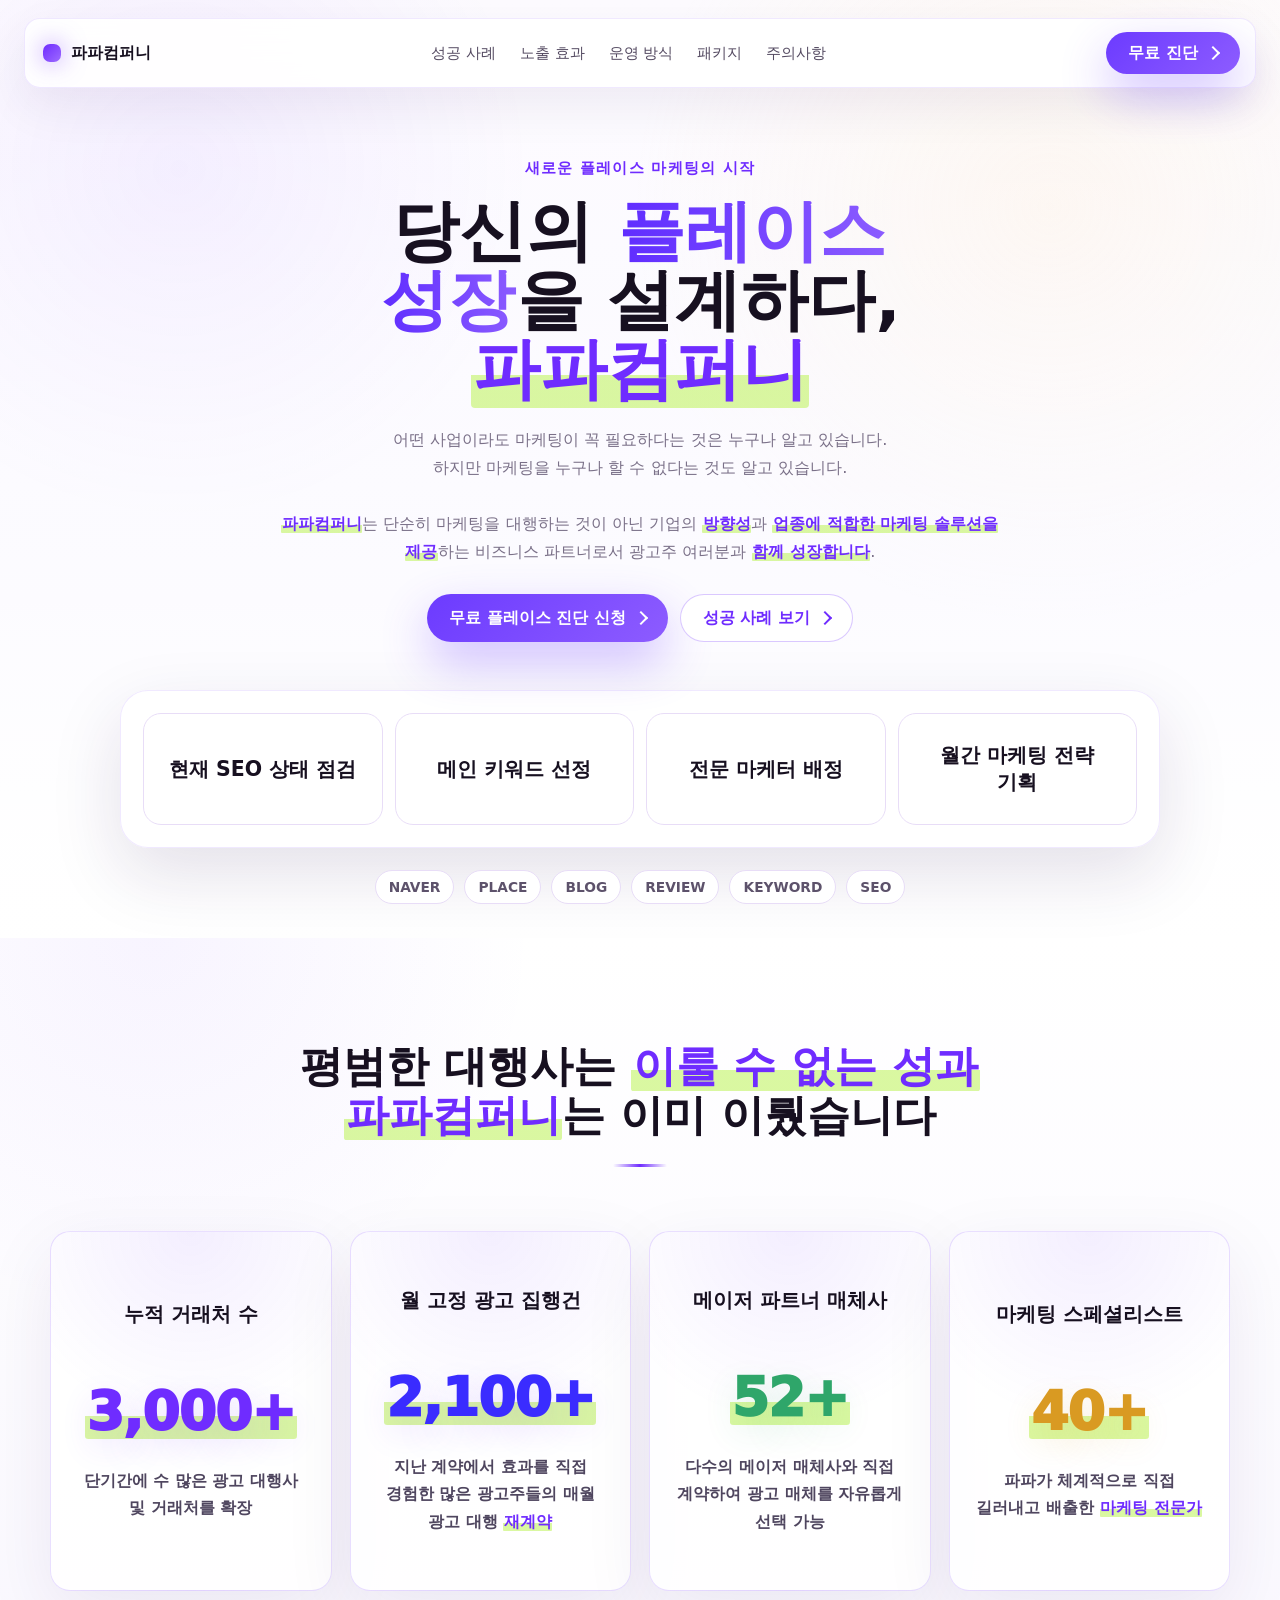
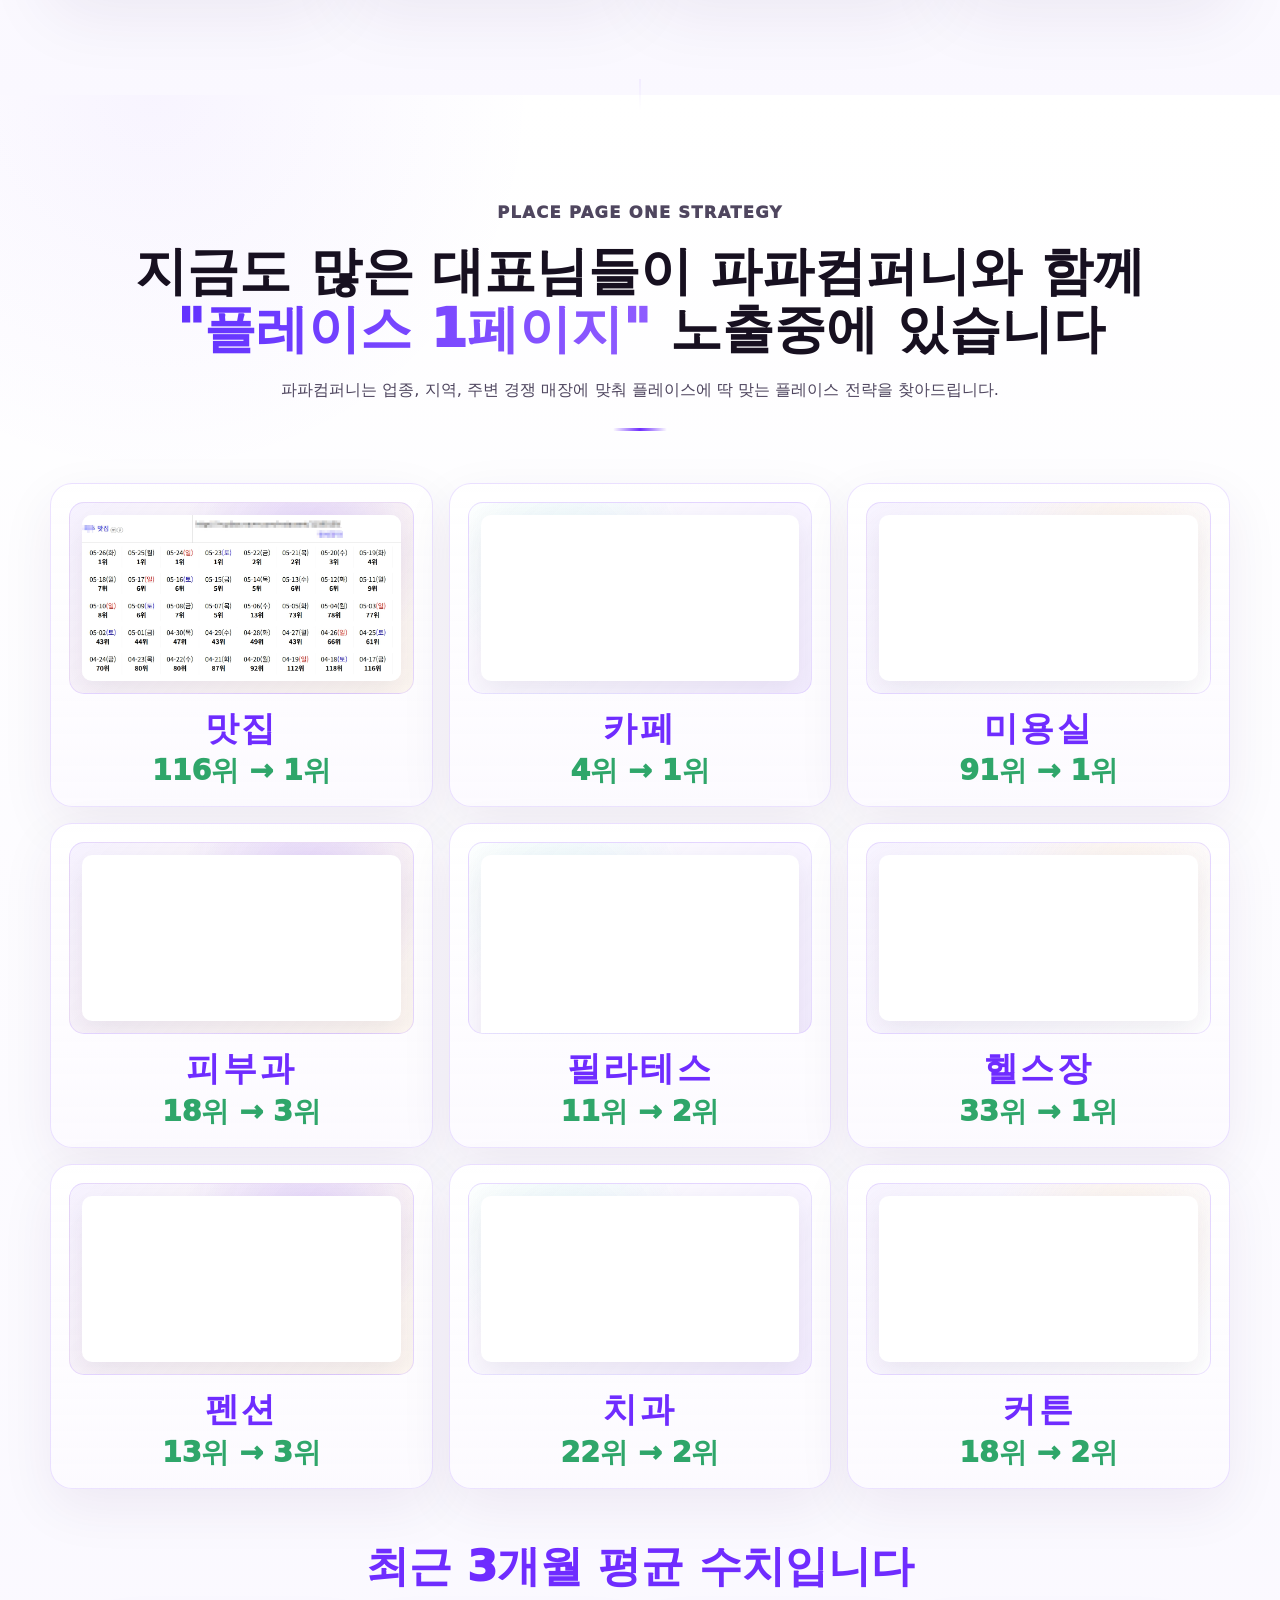
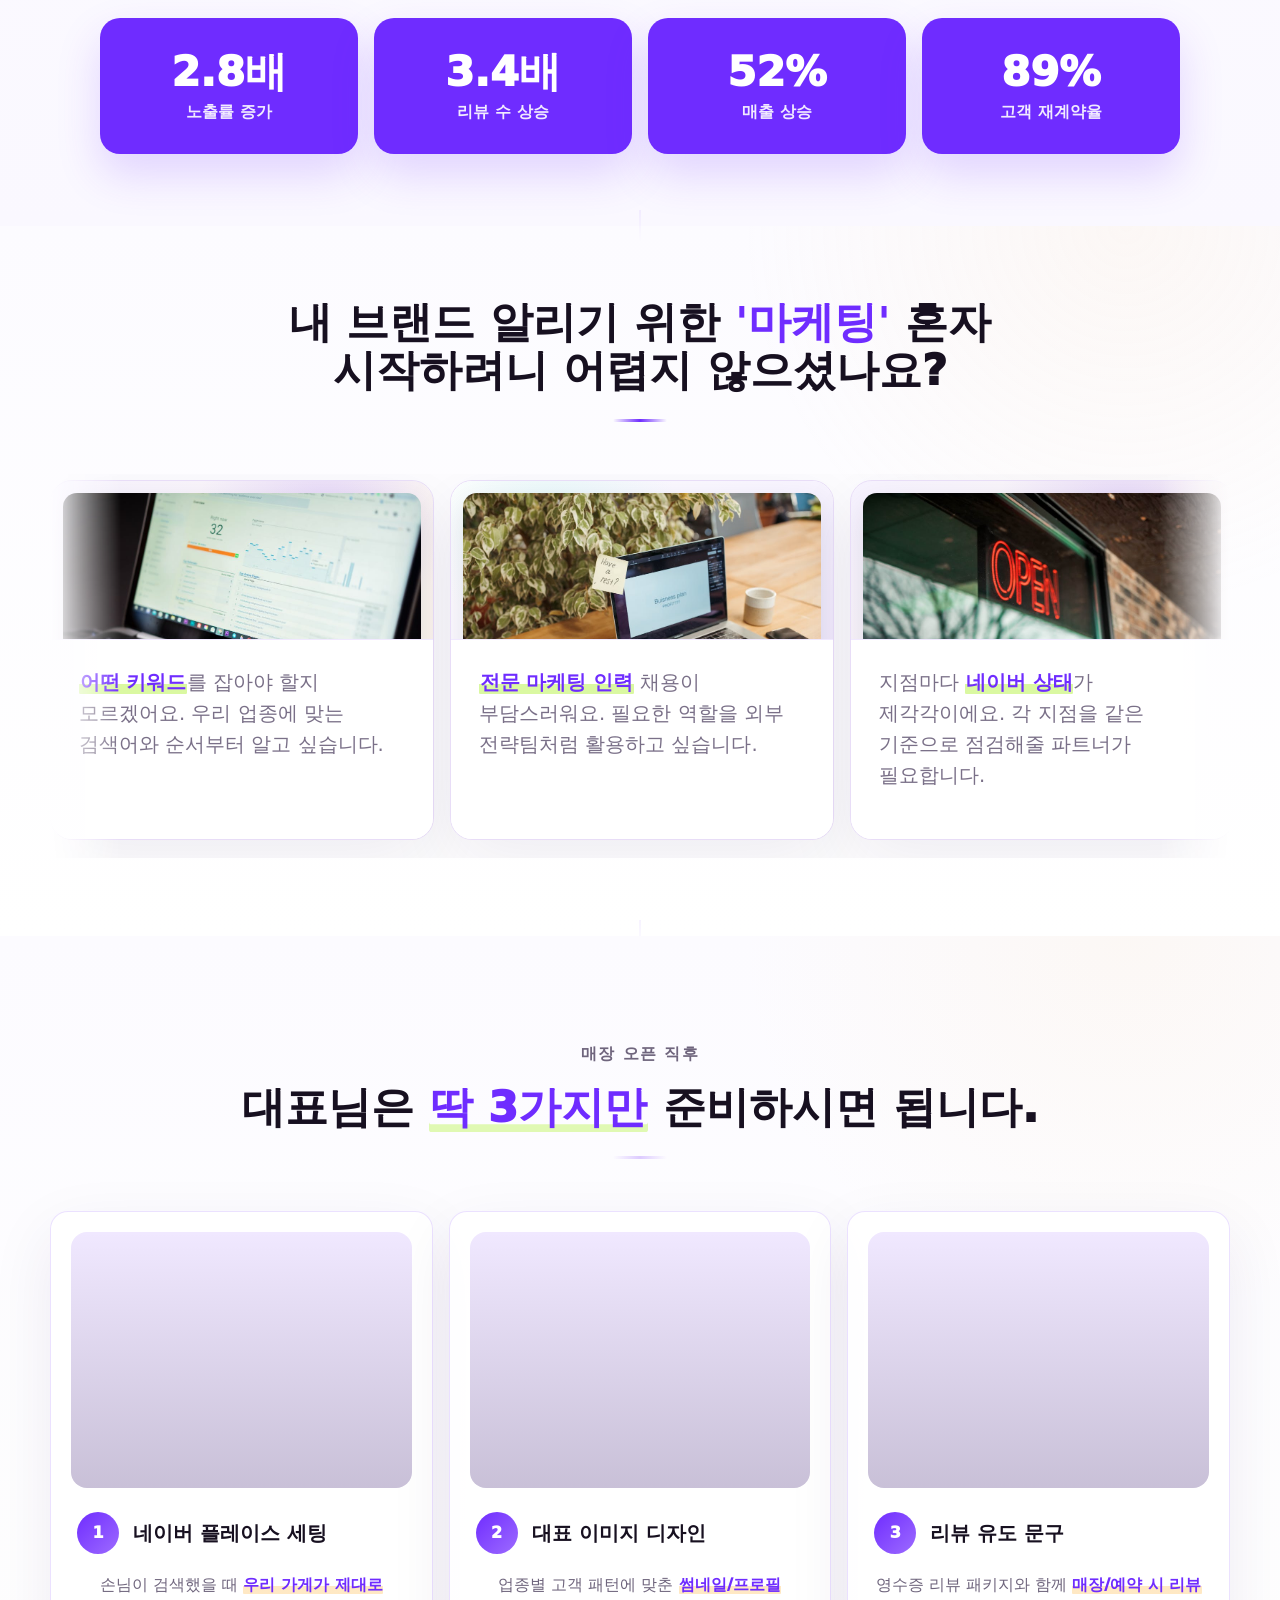
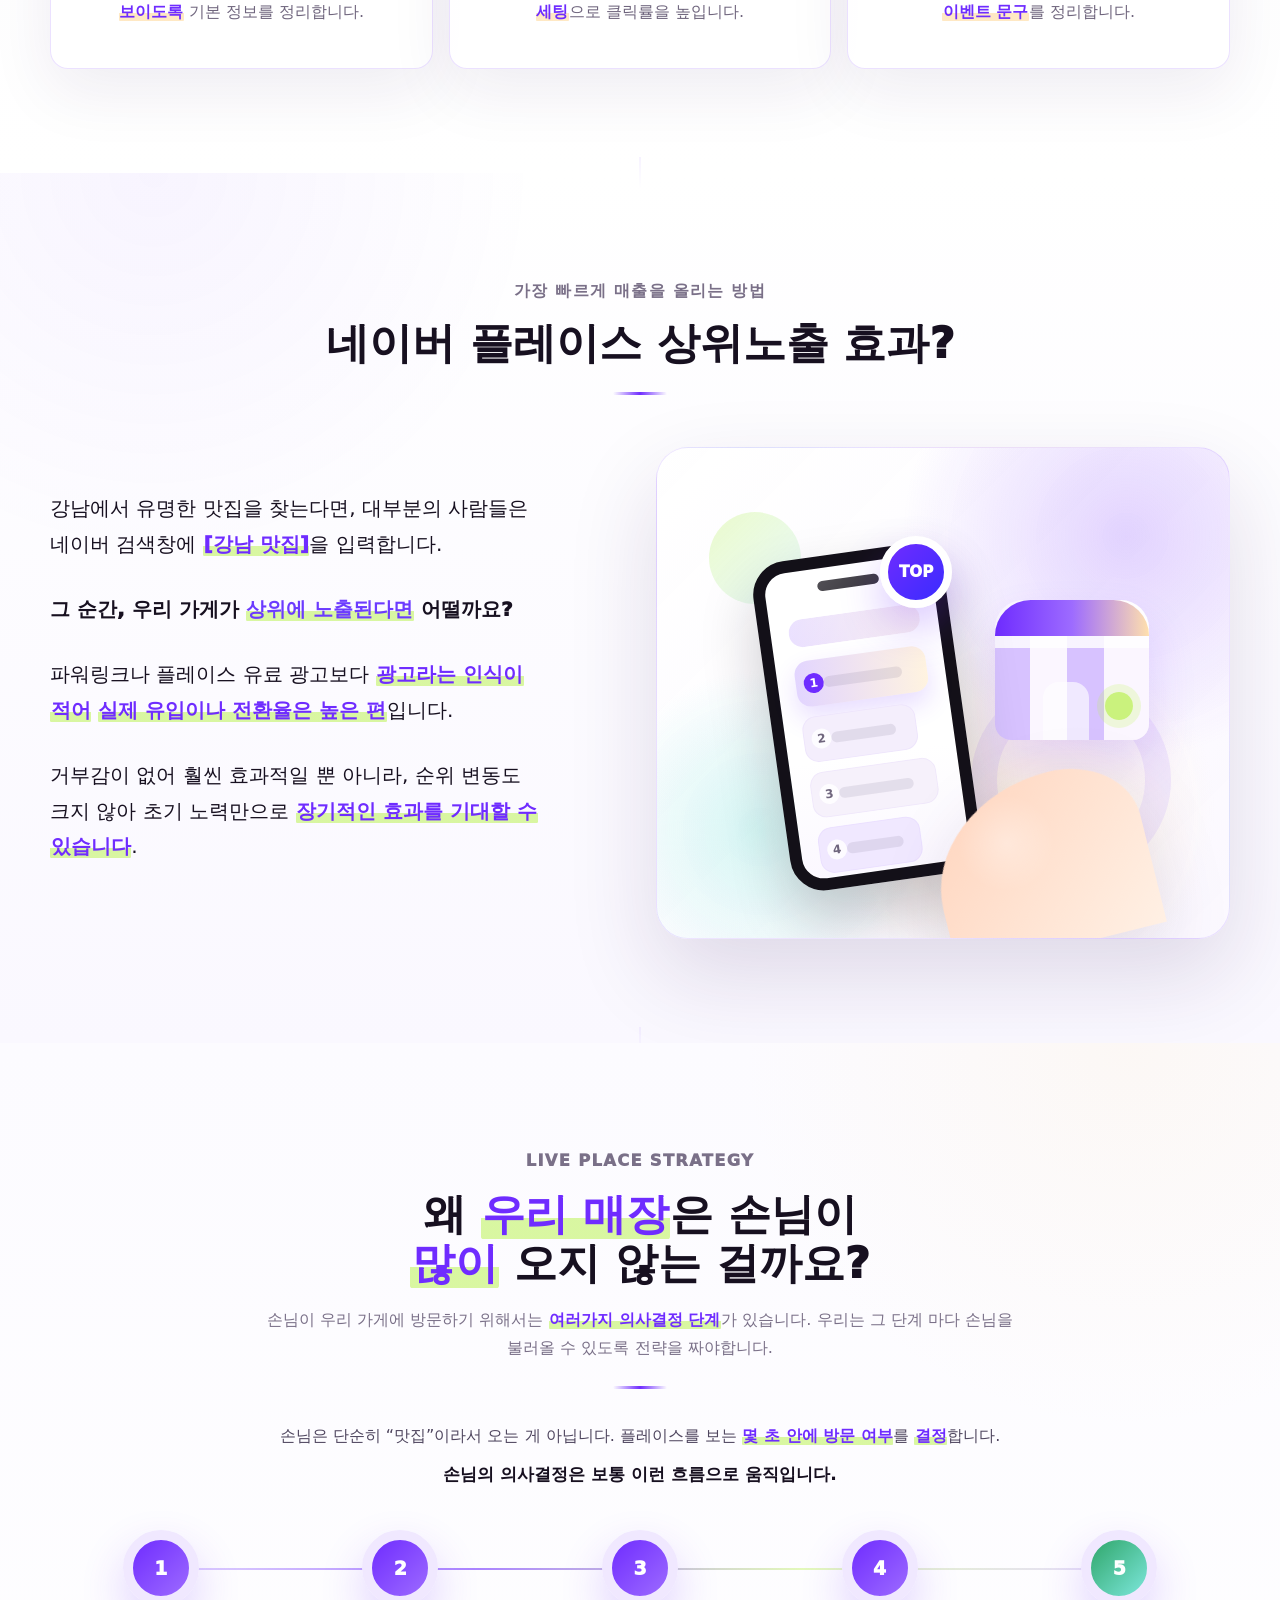
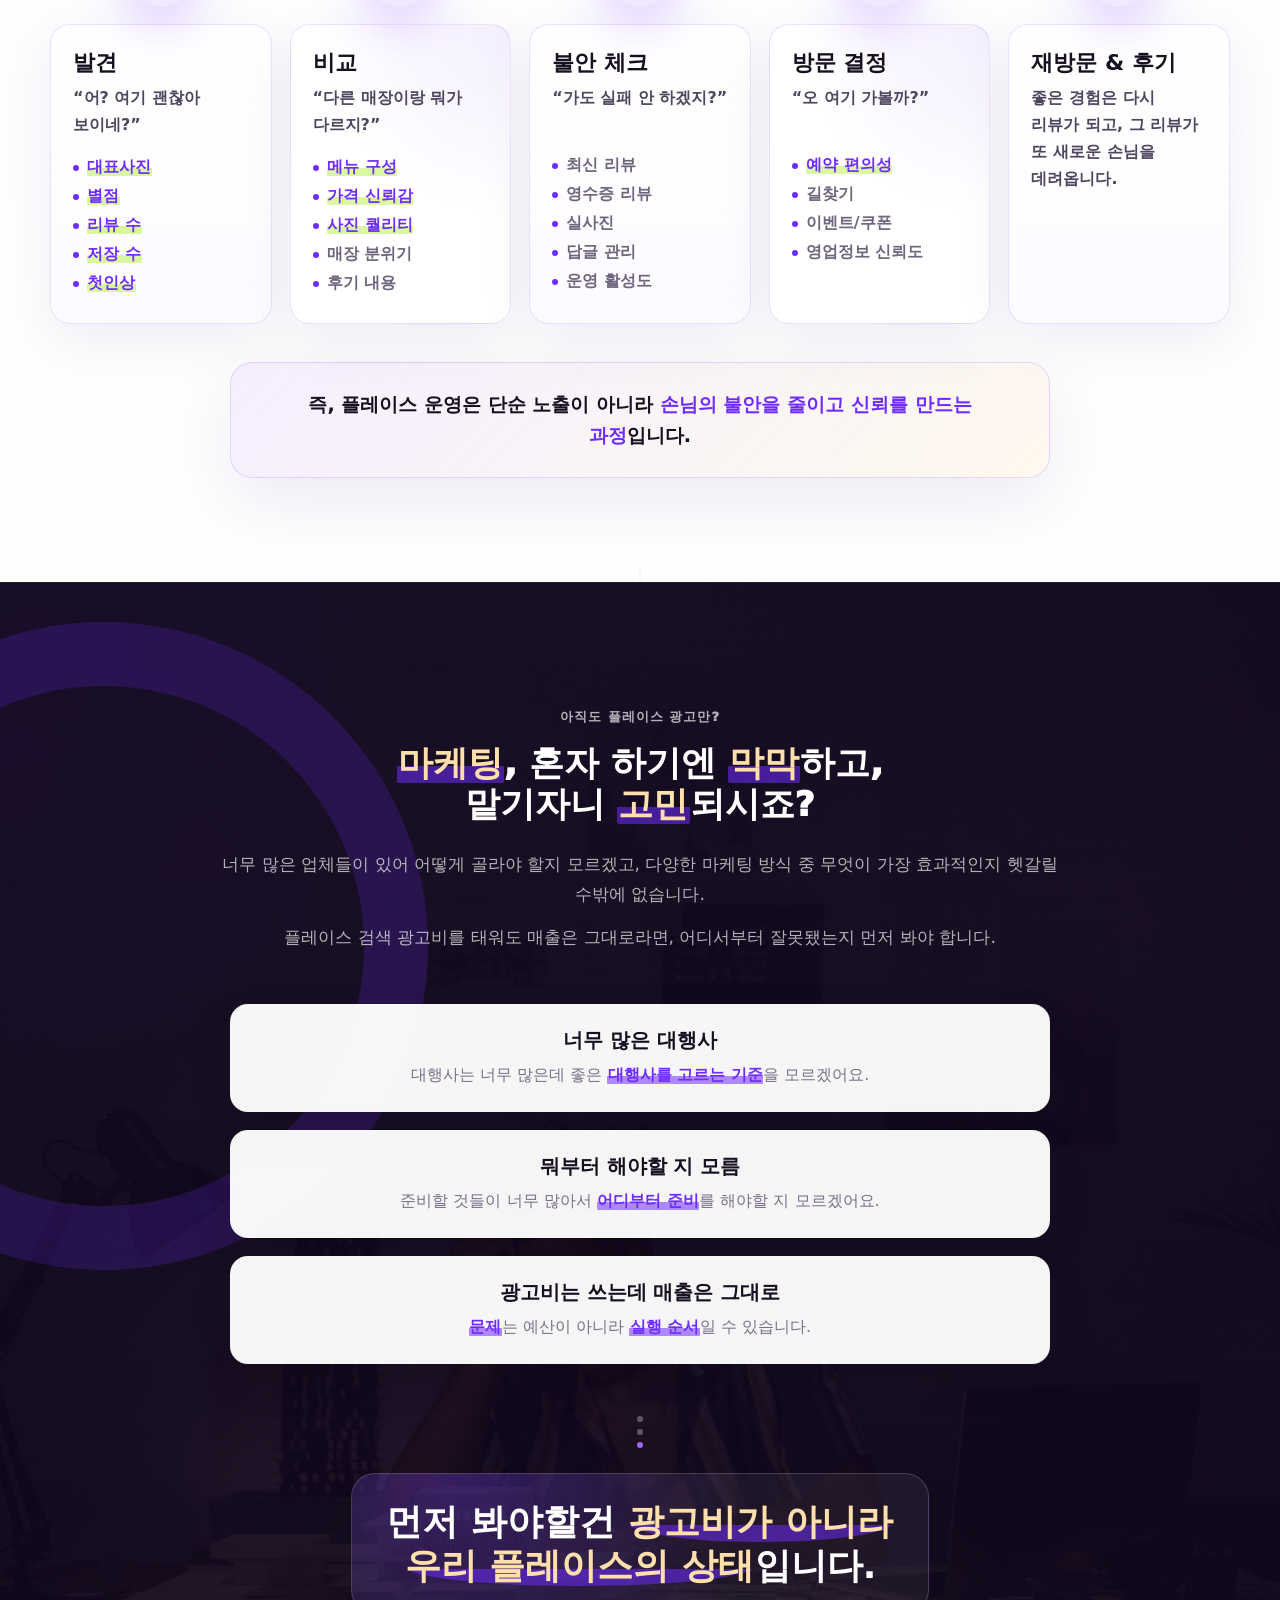
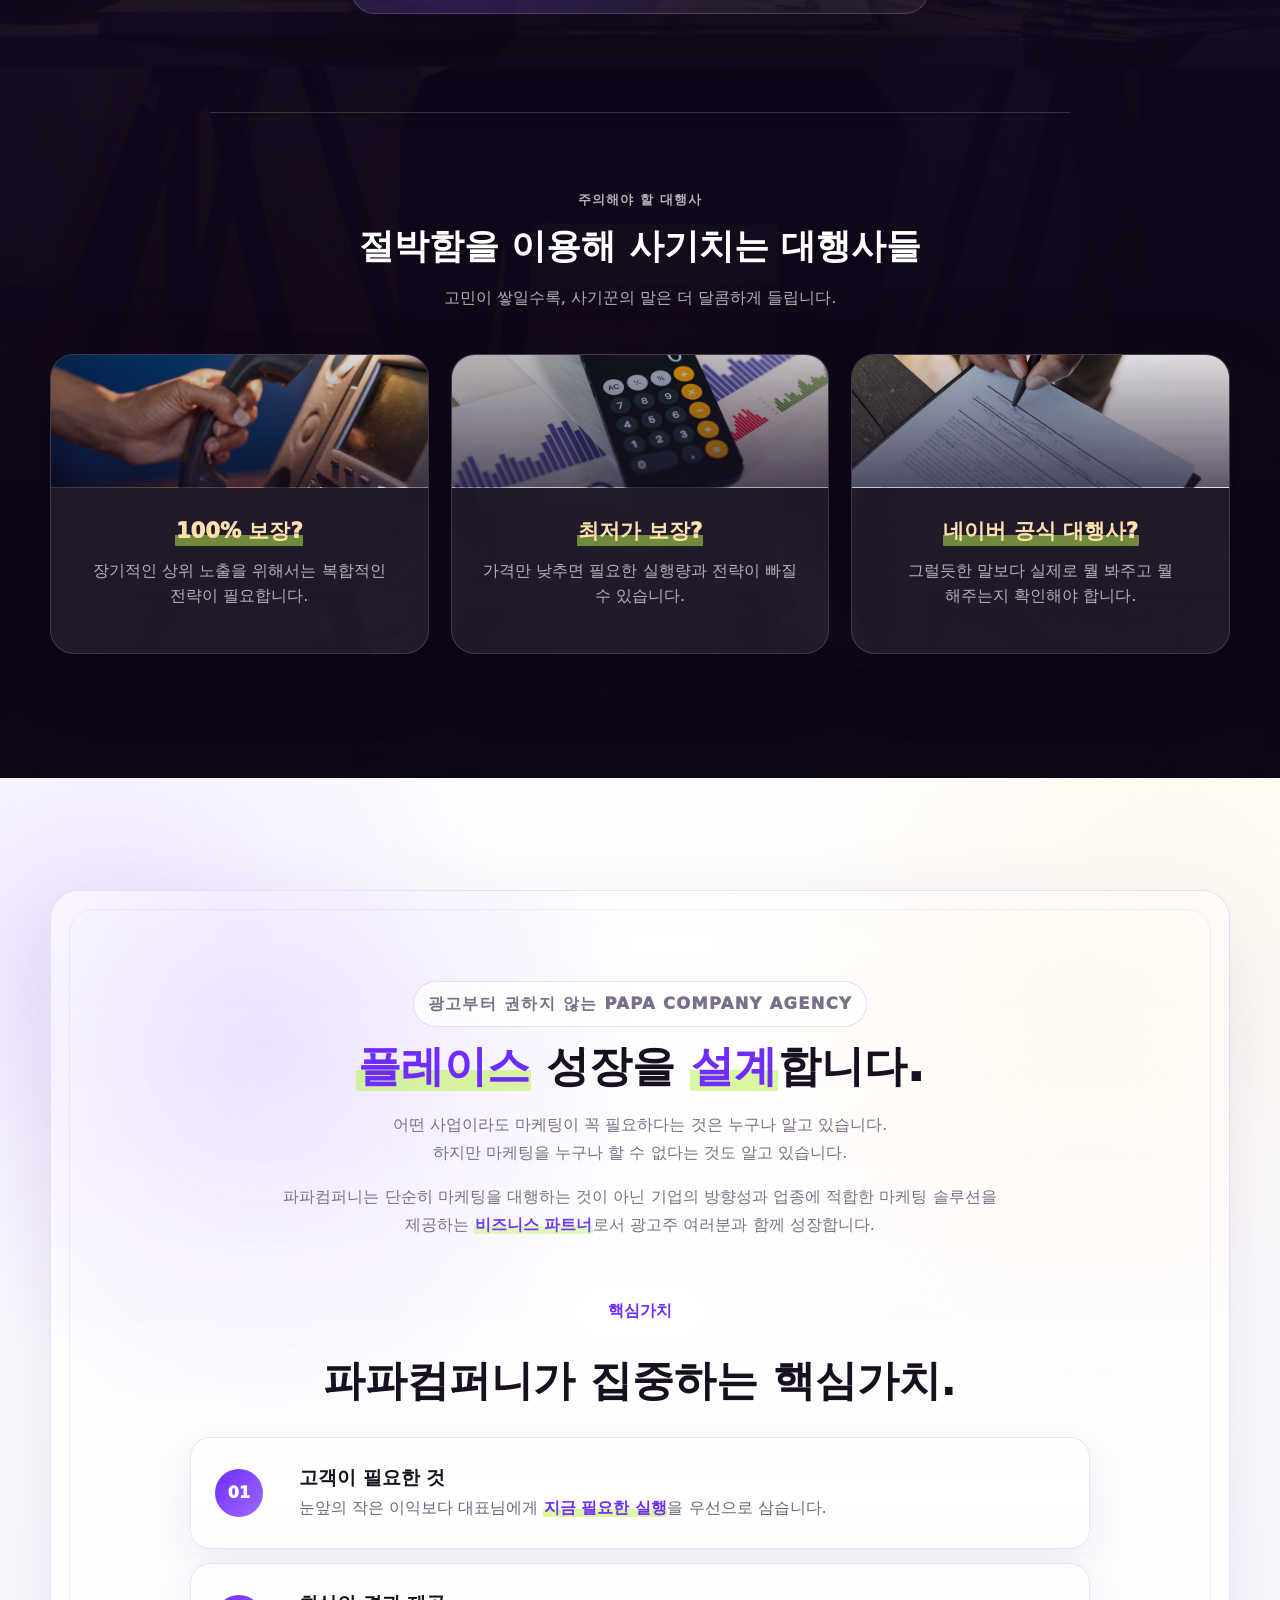
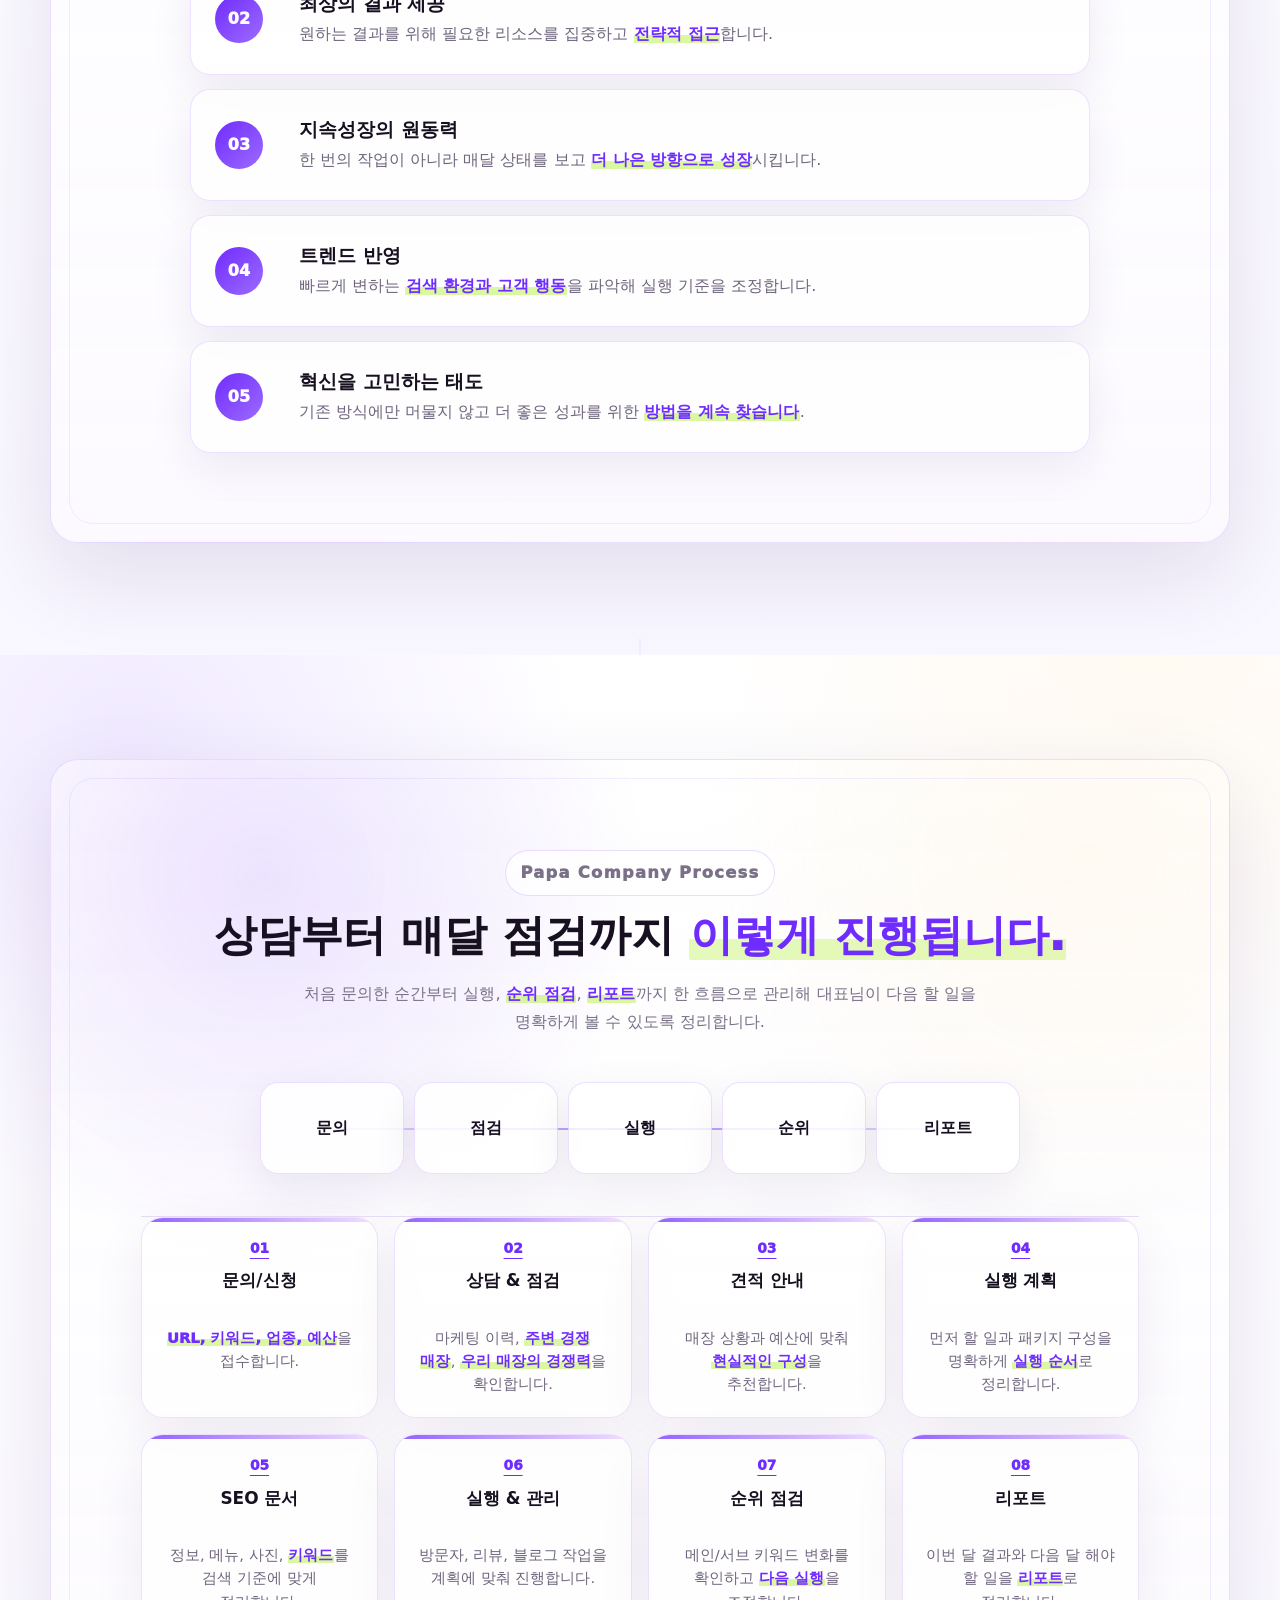
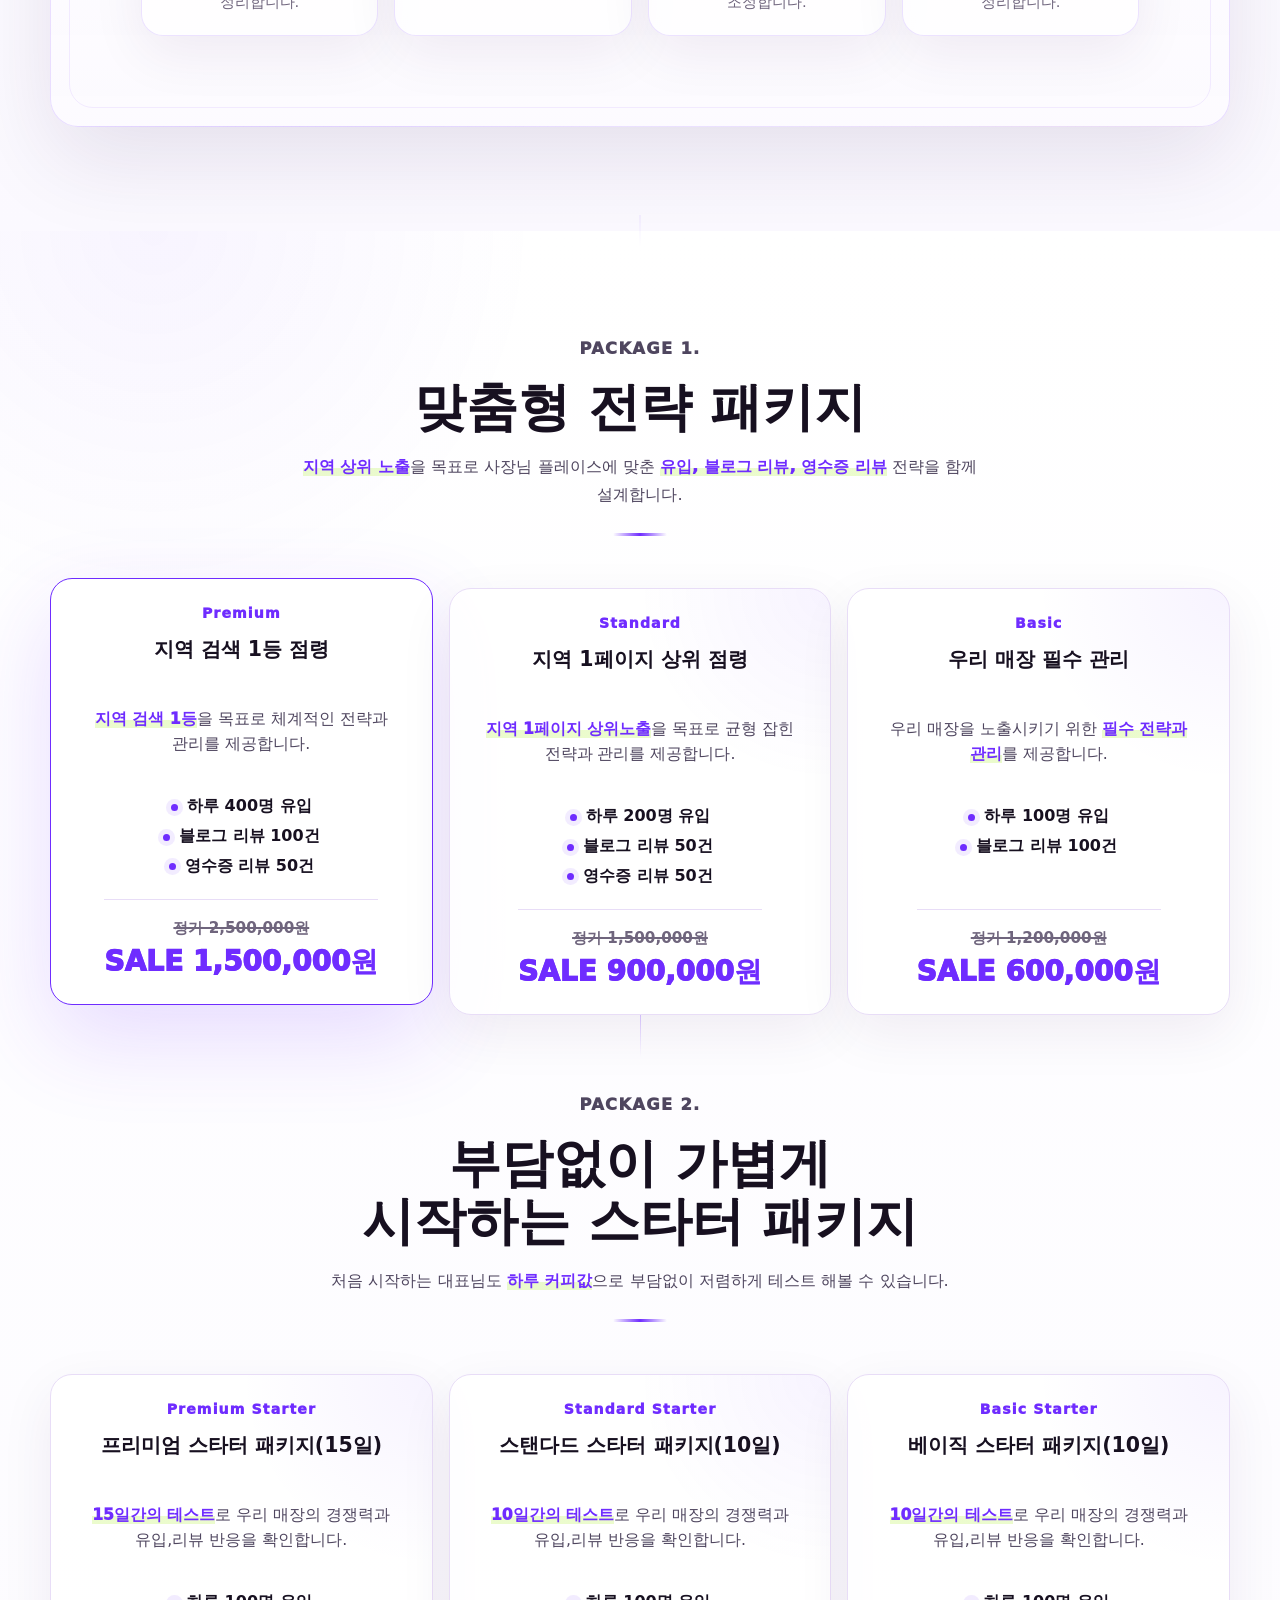
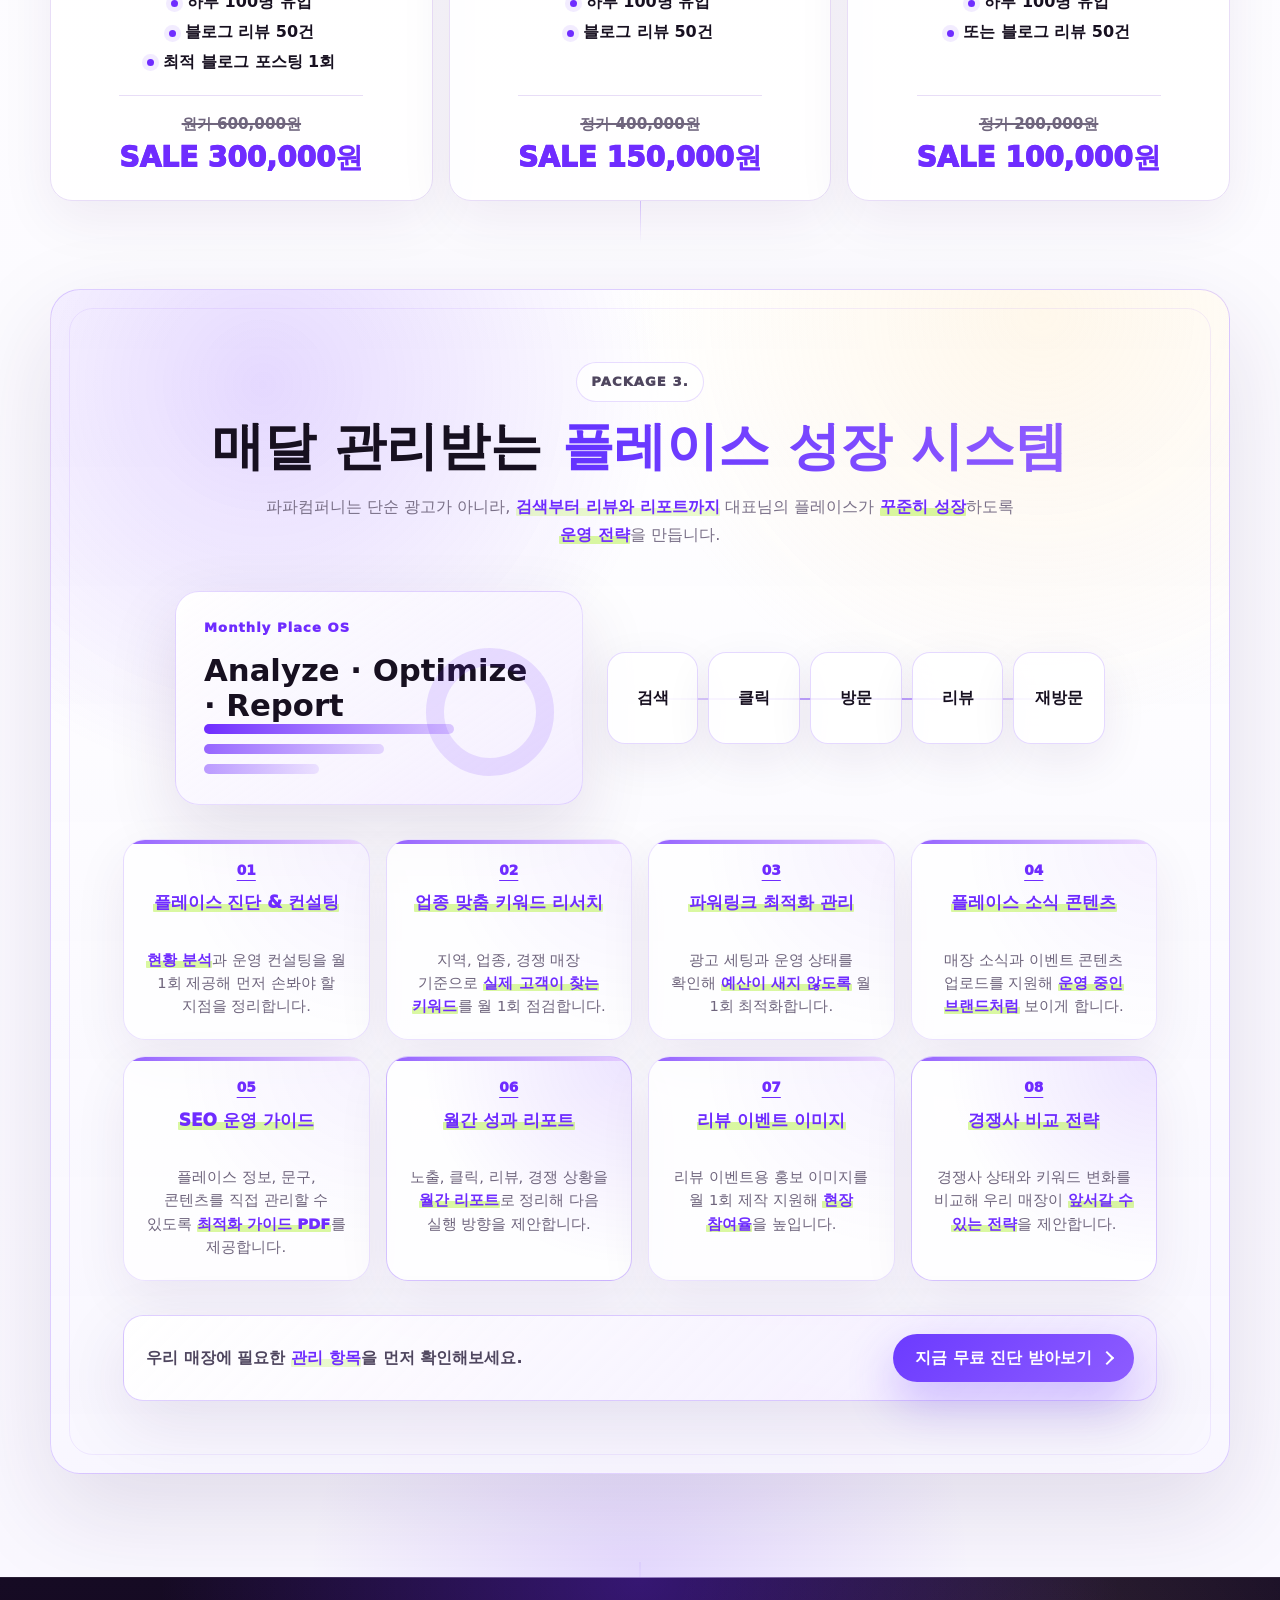
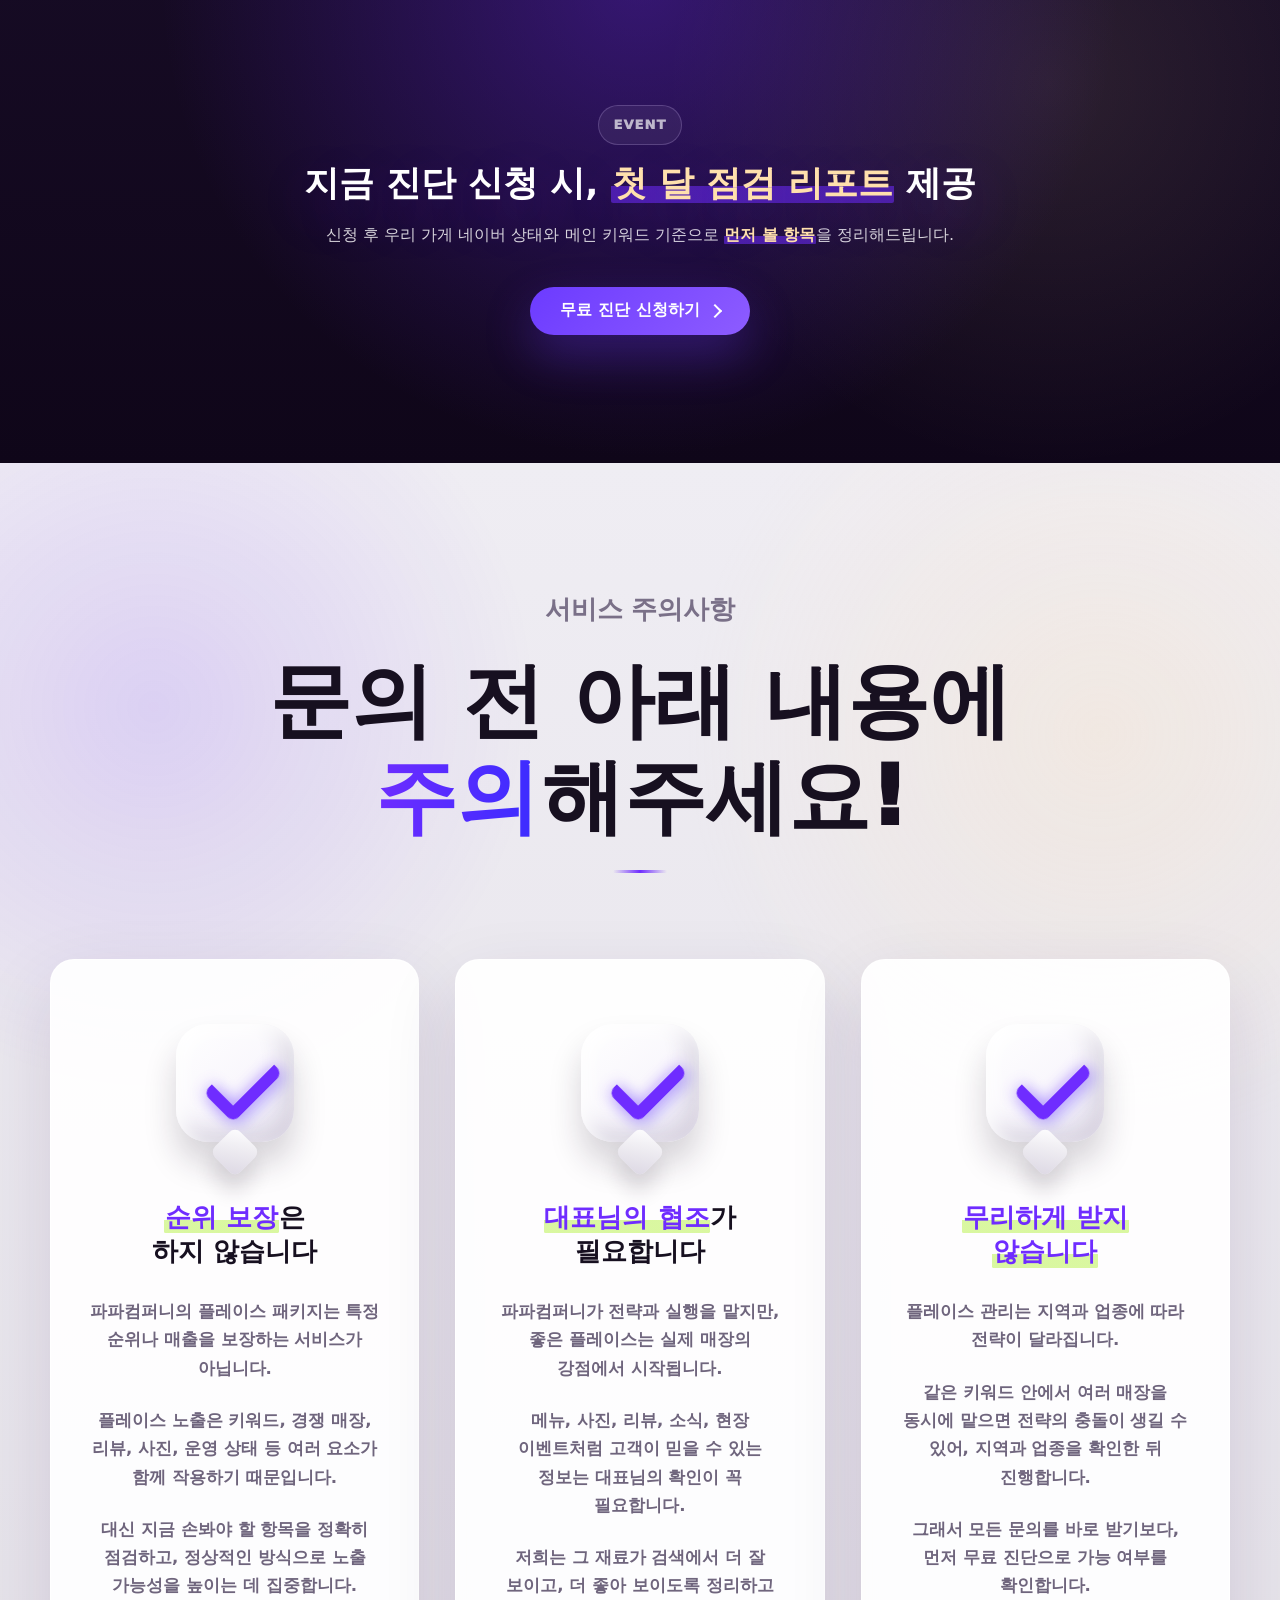
<file: index-v2.html>
﻿<!doctype html>
<html lang="ko">
  <head>
    <meta charset="UTF-8" />
    <meta name="viewport" content="width=device-width, initial-scale=1.0" />
    <title>파파컴퍼니 무료 플레이스 진단</title>
    <meta
      name="description"
      content="파파컴퍼니는 네이버에서 우리 가게가 더 잘 보이고 더 좋아 보이도록 키워드, 리뷰, SEO, 경쟁 매장 상태를 함께 점검합니다."
    />
    <meta property="og:title" content="파파컴퍼니 무료 플레이스 진단" />
    <meta
      property="og:description"
      content="네이버 플레이스 상태와 경쟁 매장을 기준으로 무엇부터 손봐야 할지 무료로 진단합니다."
    />
    <meta property="og:url" content="https://landing.papainsight.co.kr/" />
    <meta property="og:image" content="https://landing.papainsight.co.kr/assets/hero/hero-papa-place-strategy.png" />
    <meta property="og:type" content="website" />
    <meta name="twitter:card" content="summary_large_image" />
    <meta name="twitter:title" content="파파컴퍼니 무료 플레이스 진단" />
    <meta
      name="twitter:description"
      content="네이버 플레이스 상태와 경쟁 매장을 기준으로 무엇부터 손봐야 할지 무료로 진단합니다."
    />
    <meta name="twitter:image" content="https://landing.papainsight.co.kr/assets/hero/hero-papa-place-strategy.png" />
    <!-- Meta Pixel Code -->
    <script>
      !function(f,b,e,v,n,t,s)
      {if(f.fbq)return;n=f.fbq=function(){n.callMethod?
      n.callMethod.apply(n,arguments):n.queue.push(arguments)};
      if(!f._fbq)f._fbq=n;n.push=n;n.loaded=!0;n.version='2.0';
      n.queue=[];t=b.createElement(e);t.async=!0;
      t.src=v;s=b.getElementsByTagName(e)[0];
      s.parentNode.insertBefore(t,s)}(window, document,'script',
      'https://connect.facebook.net/en_US/fbevents.js');
      fbq('init', '1725245972245989');
      fbq('track', 'PageView');
    </script>
    <noscript><img height="1" width="1" style="display:none"
      src="https://www.facebook.com/tr?id=1725245972245989&ev=PageView&noscript=1"
    /></noscript>
    <!-- End Meta Pixel Code -->
    <link rel="stylesheet" href="./styles-v2.css" />
    <script src="./script-v2.js" defer></script>
  </head>
  <body>
    <header class="site-header">
      <a class="brand" href="#top" aria-label="파파컴퍼니 홈" data-track-name="HeaderLogoClick">
        <span class="brand-mark" aria-hidden="true"></span>
        파파컴퍼니
      </a>
      <nav aria-label="주요 섹션">
        <a href="#case" data-track-name="NavCaseClick">성공 사례</a>
        <a href="#effect" data-track-name="NavEffectClick">노출 효과</a>
        <a href="#process" data-track-name="NavProcessClick">운영 방식</a>
        <a href="#packages" data-track-name="NavPackagesClick">패키지</a>
        <a href="#notice" data-track-name="NavNoticeClick">주의사항</a>
      </nav>
      <a class="header-cta" href="#consult" data-track-name="HeaderFreeDiagnosisClick">무료 진단</a>
    </header>

    <main id="top">
      <section class="hero adnity-like" aria-labelledby="hero-title">
        <img class="hero-media" src="./assets/hero/hero-papa-place-strategy.png" alt="플레이스 전략 분석 화면" />
        <div class="hero-overlay" aria-hidden="true"></div>
        <div class="hero-inner">
          <p class="eyebrow">새로운 플레이스 마케팅의 시작</p>
          <h1 id="hero-title">
            당신의 <span class="text-accent keyword-accent">플레이스 성장</span>을 설계하다,
            <strong><span class="keyword-accent">파파컴퍼니</span></strong>
          </h1>
          <p class="hero-copy">
            어떤 사업이라도 마케팅이 꼭 필요하다는 것은 누구나 알고 있습니다.<br>
            하지만 마케팅을 누구나 할 수 없다는 것도 알고 있습니다.<br><br>
            <span class="keyword-accent">파파컴퍼니</span>는 단순히 마케팅을 대행하는 것이 아닌 기업의
            <span class="keyword-accent">방향성</span>과
            <span class="keyword-accent">업종에 적합한 마케팅 솔루션을 제공</span>하는 비즈니스 파트너로서 광고주 여러분과
            <span class="keyword-accent">함께 성장합니다</span>.
          </p>
          <div class="hero-actions">
            <a class="button button-primary" href="#consult" data-track-name="HeroFreeDiagnosisClick">무료 플레이스 진단 신청</a>
            <a class="button button-ghost" href="#case" data-track-name="HeroCaseClick">성공 사례 보기</a>
          </div>
          <div class="hero-dashboard" aria-label="플레이스 진단 예시">
            <div class="map-card">
              <strong>현재 SEO 상태 점검</strong>
            </div>
            <div class="map-card">
              <strong>메인 키워드 선정</strong>
            </div>
            <div class="map-card">
              <strong>전문 마케터 배정</strong>
            </div>
            <div class="map-card">
              <strong>월간 마케팅 전략 기획</strong>
            </div>
          </div>
          <div class="channel-strip" aria-label="관리 채널">
            <span>NAVER</span>
            <span>PLACE</span>
            <span>BLOG</span>
            <span>REVIEW</span>
            <span>KEYWORD</span>
            <span>SEO</span>
          </div>
        </div>
      </section>

      <section class="live-rank section-white" id="case">
        <div class="shell">
          <div class="section-head center">
            <p class="eyebrow">PLACE PAGE ONE STRATEGY</p>
            <h2>
              지금도 많은 대표님들이 파파컴퍼니와 함께<br />
              <span class="text-accent keyword-accent">"플레이스 1페이지"</span> 노출중에 있습니다
            </h2>
            <p>
              파파컴퍼니는 업종, 지역, 주변 경쟁 매장에 맞춰
              플레이스에 딱 맞는 플레이스 전략을 찾아드립니다.
            </p>
          </div>
          <div class="case-grid" aria-label="플레이스 순위 상승 예시">
            <article class="case-card"><figure class="rank-image"><img src="./assets/cases/2026-05-26_1.jpg" alt="맛집 순위표" loading="lazy" decoding="async"></figure><div><span>맛집</span><strong>116위 → 1위</strong></div></article>
            <article class="case-card"><figure class="rank-image"><img src="./assets/cases/2026-05-26_2.jpg" alt="카페 순위표" loading="lazy" decoding="async"></figure><div><span>카페</span><strong>4위 → 1위</strong></div></article>
            <article class="case-card"><figure class="rank-image"><img src="./assets/cases/2026-05-26_3.jpg" alt="미용실 순위표" loading="lazy" decoding="async"></figure><div><span>미용실</span><strong>91위 → 1위</strong></div></article>
            <article class="case-card"><figure class="rank-image"><img src="./assets/cases/2026-05-26_4.jpg" alt="피부과 순위표" loading="lazy" decoding="async"></figure><div><span>피부과</span><strong>18위 → 3위</strong></div></article>
            <article class="case-card"><figure class="rank-image"><img src="./assets/cases/2026-05-26_5.jpg" alt="필라테스 순위표" loading="lazy" decoding="async"></figure><div><span>필라테스</span><strong>11위 → 2위</strong></div></article>
            <article class="case-card"><figure class="rank-image"><img src="./assets/cases/2026-05-26_6.jpg" alt="헬스장 순위표" loading="lazy" decoding="async"></figure><div><span>헬스장</span><strong>33위 → 1위</strong></div></article>
            <article class="case-card"><figure class="rank-image"><img src="./assets/cases/2026-05-26_7.jpg" alt="펜션 순위표" loading="lazy" decoding="async"></figure><div><span>펜션</span><strong>13위 → 3위</strong></div></article>
            <article class="case-card"><figure class="rank-image"><img src="./assets/cases/2026-05-26_8.jpg" alt="치과 순위표" loading="lazy" decoding="async"></figure><div><span>치과</span><strong>22위 → 2위</strong></div></article>
            <article class="case-card"><figure class="rank-image"><img src="./assets/cases/2026-05-26_9.jpg" alt="커튼 순위표" loading="lazy" decoding="async"></figure><div><span>커튼</span><strong>18위 → 2위</strong></div></article>
          </div>
          <div class="result-metrics" aria-label="플레이스 관리 성과 수치">
            <p class="result-metrics__note">최근 3개월 평균 수치입니다</p>
            <div class="result-metric-grid">
              <article class="result-metric-card"><strong>2.8배</strong><span>노출률 증가</span></article>
              <article class="result-metric-card"><strong>3.4배</strong><span>리뷰 수 상승</span></article>
              <article class="result-metric-card"><strong>52%</strong><span>매출 상승</span></article>
              <article class="result-metric-card"><strong>89%</strong><span>고객 재계약율</span></article>
            </div>
          </div>
        </div>
      </section>

      <section class="live-proof section-white">
        <div class="shell">
          <div class="section-head center">
            <p class="eyebrow">LIVE PLACE STRATEGY</p>
            <h2>왜 <span class="keyword-accent">우리 매장</span>은 손님이 <span class="keyword-accent">많이</span> 오지 않는 걸까요?</h2>
            <p>
              손님이 우리 가게에 방문하기 위해서는 <span class="keyword-accent">여러가지 의사결정 단계</span>가 있습니다.
              우리는 그 단계 마다 손님을 불러올 수 있도록 전략을 짜야합니다.
            </p>
          </div>
          <div class="decision-intro">
            <p>
              손님은 단순히 “맛집”이라서 오는 게 아닙니다.
              플레이스를 보는 <span class="keyword-accent">몇 초 안에 방문 여부</span>를 <span class="keyword-accent">결정</span>합니다.
            </p>
            <strong>손님의 의사결정은 보통 이런 흐름으로 움직입니다.</strong>
          </div>
          <div class="decision-flow" aria-label="손님의 플레이스 의사결정 단계">
            <article class="decision-step">
              <div class="step-node">1</div>
              <div class="step-body">
                <h3>발견</h3>
                <p>“어? 여기 괜찮아 보이네?”</p>
                <ul>
                  <li><span class="keyword-accent">대표사진</span></li>
                  <li><span class="keyword-accent">별점</span></li>
                  <li><span class="keyword-accent">리뷰 수</span></li>
                  <li><span class="keyword-accent">저장 수</span></li>
                  <li><span class="keyword-accent">첫인상</span></li>
                </ul>
              </div>
            </article>
            <article class="decision-step">
              <div class="step-node">2</div>
              <div class="step-body">
                <h3>비교</h3>
                <p>“다른 매장이랑 뭐가 다르지?”</p>
                <ul>
                  <li><span class="keyword-accent">메뉴 구성</span></li>
                  <li><span class="keyword-accent">가격 신뢰감</span></li>
                  <li><span class="keyword-accent">사진 퀄리티</span></li>
                  <li>매장 분위기</li>
                  <li>후기 내용</li>
                </ul>
              </div>
            </article>
            <article class="decision-step">
              <div class="step-node">3</div>
              <div class="step-body">
                <h3>불안 체크</h3>
                <p>“가도 실패 안 하겠지?”</p>
                <ul>
                  <li>최신 리뷰</li>
                  <li>영수증 리뷰</li>
                  <li>실사진</li>
                  <li>답글 관리</li>
                  <li>운영 활성도</li>
                </ul>
              </div>
            </article>
            <article class="decision-step">
              <div class="step-node">4</div>
              <div class="step-body">
                <h3>방문 결정</h3>
                <p>“오 여기 가볼까?”</p>
                <ul>
                  <li><span class="keyword-accent">예약 편의성</span></li>
                  <li>길찾기</li>
                  <li>이벤트/쿠폰</li>
                  <li>영업정보 신뢰도</li>
                </ul>
              </div>
            </article>
            <article class="decision-step">
              <div class="step-node">5</div>
              <div class="step-body">
                <h3>재방문 &amp; 후기</h3>
                <p>
                  좋은 경험은 다시 리뷰가 되고,
                  그 리뷰가 또 새로운 손님을 데려옵니다.
                </p>
              </div>
            </article>
          </div>
          <div class="decision-summary">
            즉, 플레이스 운영은 단순 노출이 아니라
            <strong>손님의 불안을 줄이고 신뢰를 만드는 과정</strong>입니다.
          </div>
        </div>
      </section>

      <section class="who section-white">
        <div class="shell">
          <div class="section-head center who-head">
            <h2>내 브랜드 알리기 위한 <strong>'마케팅'</strong> 혼자 시작하려니 어렵지 않으셨나요?</h2>
          </div>
          <div class="who-carousel" aria-label="마케팅이 필요한 대표님 유형">
            <div class="who-track">
              <article class="who-card"><div class="who-image"><img src="./assets/who/who-keyword-analytics.jpeg" alt="검색 키워드 분석 화면" loading="lazy" decoding="async"></div><p><strong class="keyword-accent">어떤 키워드</strong>를 잡아야 할지 모르겠어요. 우리 업종에 맞는 검색어와 순서부터 알고 싶습니다.</p></article>
              <article class="who-card"><div class="who-image"><img src="./assets/who/who-strategy-team.jpeg" alt="마케팅 전략 회의" loading="lazy" decoding="async"></div><p><strong class="keyword-accent">전문 마케팅 인력</strong> 채용이 부담스러워요. 필요한 역할을 외부 전략팀처럼 활용하고 싶습니다.</p></article>
              <article class="who-card"><div class="who-image"><img src="./assets/who/who-branch-store.jpeg" alt="매장 지점 관리" loading="lazy" decoding="async"></div><p>지점마다 <strong class="keyword-accent">네이버 상태</strong>가 제각각이에요. 각 지점을 같은 기준으로 점검해줄 파트너가 필요합니다.</p></article>
              <article class="who-card"><div class="who-image"><img src="./assets/who/who-busy-owner.jpeg" alt="바쁜 매장 운영자" loading="lazy" decoding="async"></div><p><strong class="keyword-accent">마케팅까지 어렵습니다.</strong> 방향을 잡고 이끌어줄 업체가 필요합니다.</p></article>
              <article class="who-card"><div class="who-image"><img src="./assets/who/who-budget-check.jpeg" alt="마케팅 예산 점검" loading="lazy" decoding="async"></div><p><strong class="keyword-accent">견적 비용</strong>이 천차만별이라 불안해요. 예산 범위에 맞는 합리적인 비용만 지불하고 싶습니다.</p></article>
              <article class="who-card"><div class="who-image"><img src="./assets/who/who-monthly-plan.jpeg" alt="월간 마케팅 실행 계획" loading="lazy" decoding="async"></div><p><strong class="keyword-accent">한 번 세팅하고 끝나는 대행</strong>은 불안해요. 매달 상태를 보고 다음 할 일을 정리해줄 파트너가 필요합니다.</p></article>
            </div>
          </div>
        </div>
      </section>

      <section class="place-effect section-light" id="effect">
        <div class="shell">
          <div class="section-head center effect-head">
            <p class="eyebrow">가장 빠르게 매출을 올리는 방법</p>
            <h2>네이버 플레이스 상위노출 효과?</h2>
          </div>
          <div class="effect-layout">
            <div class="effect-copy">
              <p>
                강남에서 유명한 맛집을 찾는다면,
                대부분의 사람들은 네이버 검색창에 <strong class="keyword-accent">[강남 맛집]</strong>을 입력합니다.
              </p>
            <p class="effect-question">
                그 순간, 우리 가게가 <span class="text-accent keyword-accent">상위에 노출된다면</span> 어떨까요?
              </p>
              <p>
                파워링크나 플레이스 유료 광고보다 <strong class="keyword-accent">광고라는 인식이 적어</strong>
                <span class="keyword-accent">실제 유입이나 전환율은 높은 편</span>입니다.
              </p>
              <p>
                거부감이 없어 훨씬 효과적일 뿐 아니라,
                순위 변동도 크지 않아 초기 노력만으로 <span class="keyword-accent">장기적인 효과를 기대할 수 있습니다</span>.
              </p>
            </div>
            <div class="effect-visual" aria-label="네이버 플레이스 상위노출 예시 이미지 영역">
              <div class="phone-mock">
                <div class="phone-search"></div>
                <div class="rank-list">
                  <span class="rank-item is-top"><b>1</b></span>
                  <span class="rank-item"><b>2</b></span>
                  <span class="rank-item"><b>3</b></span>
                  <span class="rank-item"><b>4</b></span>
                </div>
              </div>
              <div class="store-mock">
                <span></span>
              </div>
              <div class="effect-badge">TOP</div>
              <div class="touch-mock"></div>
            </div>
          </div>
        </div>
      </section>

      <section class="brand-system section-light" id="about">
        <div class="shell">
          <div class="brand-system-panel">
            <div class="brand-system-head">
              <p class="eyebrow">광고부터 권하지 않는 PAPA COMPANY AGENCY</p>
              <h2><span class="keyword-accent">플레이스</span> 성장을 <span class="keyword-accent">설계</span>합니다.</h2>
              <p>
                어떤 사업이라도 마케팅이 꼭 필요하다는 것은 누구나 알고 있습니다.<br />
                하지만 마케팅을 누구나 할 수 없다는 것도 알고 있습니다.
              </p>
              <p>
                파파컴퍼니는 단순히 마케팅을 대행하는 것이 아닌 기업의 방향성과 업종에
                적합한 마케팅 솔루션을 제공하는 <span class="text-accent">비즈니스 파트너</span>로서 광고주 여러분과 함께
                성장합니다.
              </p>
            </div>

            <div class="brand-value-head">
              <p class="value-pill">핵심가치</p>
              <h3>파파컴퍼니가 집중하는 핵심가치.</h3>
            </div>

            <div class="value-board">
              <div class="value-list">
                <article>
                  <span>01</span>
                  <div>
                    <h3>고객이 필요한 것</h3>
                    <p>눈앞의 작은 이익보다 대표님에게 <span class="keyword-accent">지금 필요한 실행</span>을 우선으로 삼습니다.</p>
                  </div>
                </article>
                <article>
                  <span>02</span>
                  <div>
                    <h3>최상의 결과 제공</h3>
                    <p>원하는 결과를 위해 필요한 리소스를 집중하고 <span class="keyword-accent">전략적 접근</span>합니다.</p>
                  </div>
                </article>
                <article>
                  <span>03</span>
                  <div>
                    <h3>지속성장의 원동력</h3>
                    <p>한 번의 작업이 아니라 매달 상태를 보고 <span class="keyword-accent">더 나은 방향으로 성장</span>시킵니다.</p>
                  </div>
                </article>
                <article>
                  <span>04</span>
                  <div>
                    <h3>트렌드 반영</h3>
                    <p>빠르게 변하는 <span class="keyword-accent">검색 환경과 고객 행동</span>을 파악해 실행 기준을 조정합니다.</p>
                  </div>
                </article>
                <article>
                  <span>05</span>
                  <div>
                    <h3>혁신을 고민하는 태도</h3>
                    <p>기존 방식에만 머물지 않고 더 좋은 성과를 위한 <span class="keyword-accent">방법을 계속 찾습니다</span>.</p>
                  </div>
                </article>
              </div>
            </div>
          </div>
        </div>
      </section>
      <section class="before-after section-dark">
        <div class="shell">
          <div class="section-head center compact-head">
            <p class="eyebrow">매장 오픈 직후</p>
            <h2>대표님은 <span class="text-accent">딱 3가지만</span> 준비하시면 됩니다.</h2>
          </div>
          <div class="three-card">
            <article>
              <figure class="step-image"><img src="./assets/process/step-place-setup.jpeg" alt="매장 운영자가 태블릿으로 매장 정보를 확인하는 모습" loading="lazy" decoding="async" /></figure>
              <div class="step-title-row"><span>1</span><h3>네이버 플레이스 세팅</h3></div>
              <p>손님이 검색했을 때 <strong class="keyword-accent">우리 가게가 제대로 보이도록</strong> 기본 정보를 정리합니다.</p>
            </article>
            <article>
              <figure class="step-image"><img src="./assets/process/step-hero-image-design.jpeg" alt="음식점 대표 이미지를 촬영하는 모습" loading="lazy" decoding="async" /></figure>
              <div class="step-title-row"><span>2</span><h3>대표 이미지 디자인</h3></div>
              <p>업종별 고객 패턴에 맞춘 <strong class="keyword-accent">썸네일/프로필 세팅</strong>으로 클릭률을 높입니다.</p>
            </article>
            <article>
              <figure class="step-image"><img src="./assets/process/step-review-receipt.jpeg" alt="영수증을 확인하며 리뷰 이벤트 문구를 준비하는 모습" loading="lazy" decoding="async" /></figure>
              <div class="step-title-row"><span>3</span><h3>리뷰 유도 문구</h3></div>
              <p>영수증 리뷰 패키지와 함께 <strong class="keyword-accent">매장/예약 시 리뷰 이벤트 문구</strong>를 정리합니다.</p>
            </article>
          </div>
        </div>
      </section>

      <section class="numbers section-white">
        <div class="shell">
          <div class="section-head center">
            <h2>
              평범한 대행사는 <span class="keyword-accent">이룰 수 없는 성과</span><br />
              <span class="keyword-accent">파파컴퍼니</span>는 이미 이뤘습니다
            </h2>
          </div>
          <div class="number-grid">
            <article>
              <h3>누적 거래처 수</h3>
              <strong class="keyword-accent">3,000+</strong>
              <p>단기간에 수 많은 광고 대행사 및 거래처를 확장</p>
            </article>
            <article>
              <h3>월 고정 광고 집행건</h3>
              <strong class="keyword-accent">2,100+</strong>
              <p>지난 계약에서 효과를 직접 경험한 많은 광고주들의 매월 광고 대행 <span class="keyword-accent">재계약</span></p>
            </article>
            <article>
              <h3>메이저 파트너 매체사</h3>
              <strong class="keyword-accent">52+</strong>
              <p>다수의 메이저 매체사와 직접 계약하여 광고 매체를 자유롭게 선택 가능</p>
            </article>
            <article>
              <h3>마케팅 스페셜리스트</h3>
              <strong class="keyword-accent">40+</strong>
              <p>파파가 체계적으로 직접 길러내고 배출한 <span class="keyword-accent">마케팅 전문가</span></p>
            </article>
          </div>
        </div>
      </section>

      <section class="dark-question section-dark">
        <div class="shell">
          <div class="question-hero">
            <div class="question-lead">
              <p class="eyebrow">아직도 플레이스 광고만?</p>
              <h2><span class="keyword-accent">마케팅</span>, 혼자 하기엔 <span class="keyword-accent">막막</span>하고, 맡기자니 <span class="keyword-accent">고민</span>되시죠?</h2>
            </div>
            <div class="question-copy">
              <p>
                너무 많은 업체들이 있어 어떻게 골라야 할지 모르겠고,
                다양한 마케팅 방식 중 무엇이 가장 효과적인지 헷갈릴 수밖에 없습니다.
              </p>
              <p>
                플레이스 검색 광고비를 태워도 매출은 그대로라면,
                어디서부터 잘못됐는지 먼저 봐야 합니다.
              </p>
            </div>
          </div>
          <div class="question-grid">
            <article><h3>너무 많은 대행사</h3><p>대행사는 너무 많은데 좋은 <span class="keyword-accent">대행사를 고르는 기준</span>을 모르겠어요.</p></article>
            <article><h3>뭐부터 해야할 지 모름</h3><p>준비할 것들이 너무 많아서 <span class="keyword-accent">어디부터 준비</span>를 해야할 지 모르겠어요.</p></article>
            <article><h3>광고비는 쓰는데 매출은 그대로</h3><p><span class="keyword-accent">문제</span>는 예산이 아니라 <span class="keyword-accent">실행 순서</span>일 수 있습니다.</p></article>
          </div>
          <div class="question-punch">
            <span></span><span></span><span></span>
            <strong>먼저 봐야할건 <span class="text-accent keyword-accent">광고비가 아니라<br>우리 플레이스의 상태</span>입니다.</strong>
          </div>
          <div class="scam-bridge">
            <p class="eyebrow">주의해야 할 대행사</p>
            <h2>절박함을 이용해 사기치는 대행사들</h2>
            <p>고민이 쌓일수록, 사기꾼의 말은 더 달콤하게 들립니다.</p>
          </div>
          <div class="warning-grid">
            <article><strong class="keyword-accent">100% 보장?</strong><p>장기적인 상위 노출을 위해서는 복합적인 전략이 필요합니다.</p></article>
            <article><strong class="keyword-accent">최저가 보장?</strong><p>가격만 낮추면 필요한 실행량과 전략이 빠질 수 있습니다.</p></article>
            <article><strong class="keyword-accent">네이버 공식 대행사?</strong><p>그럴듯한 말보다 실제로 뭘 봐주고 뭘 해주는지 확인해야 합니다.</p></article>
          </div>
        </div>
      </section>

      <section class="process section-white" id="process">
        <div class="shell">
          <div class="process-system">
            <div class="process-head">
              <p class="eyebrow">Papa Company Process</p>
              <h2>상담부터 매달 점검까지 <span class="text-accent">이렇게 진행됩니다.</span></h2>
              <p>
                처음 문의한 순간부터 실행, <span class="keyword-accent">순위 점검</span>, <span class="keyword-accent">리포트</span>까지 한 흐름으로 관리해
                대표님이 다음 할 일을 명확하게 볼 수 있도록 정리합니다.
              </p>
            </div>

            <div class="process-visual" aria-label="파파컴퍼니 운영 프로세스 요약">
              <div class="process-flow" aria-hidden="true">
                <span>문의</span>
                <span>점검</span>
                <span>실행</span>
                <span>순위</span>
                <span>리포트</span>
              </div>
            </div>

            <div class="process-grid">
              <article><span>01</span><h3>문의/신청</h3><p><span class="keyword-accent">URL, 키워드, 업종, 예산</span>을 접수합니다.</p></article>
              <article><span>02</span><h3>상담 &amp; 점검</h3><p>마케팅 이력, <span class="keyword-accent">주변 경쟁 매장</span>, <span class="keyword-accent">우리 매장의 경쟁력</span>을 확인합니다.</p></article>
              <article><span>03</span><h3>견적 안내</h3><p>매장 상황과 예산에 맞춰 <span class="keyword-accent">현실적인 구성</span>을 추천합니다.</p></article>
              <article><span>04</span><h3>실행 계획</h3><p>먼저 할 일과 패키지 구성을 명확하게 <span class="keyword-accent">실행 순서</span>로 정리합니다.</p></article>
              <article><span>05</span><h3>SEO 문서</h3><p>정보, 메뉴, 사진, <span class="keyword-accent">키워드</span>를 검색 기준에 맞게 정리합니다.</p></article>
              <article><span>06</span><h3>실행 &amp; 관리</h3><p>방문자, 리뷰, 블로그 작업을 계획에 맞춰 진행합니다.</p></article>
              <article><span>07</span><h3>순위 점검</h3><p>메인/서브 키워드 변화를 확인하고 <span class="keyword-accent">다음 실행</span>을 조정합니다.</p></article>
              <article><span>08</span><h3>리포트</h3><p>이번 달 결과와 다음 달 해야 할 일을 <span class="keyword-accent">리포트</span>로 정리합니다.</p></article>
            </div>
          </div>
        </div>
      </section>
      <section class="packages section-light" id="packages">
        <div class="shell">
          <div class="section-head center">
            <p class="eyebrow">PACKAGE 1.</p>
            <h2>맞춤형 전략 패키지</h2>
            <p><strong>지역 상위 노출</strong>을 목표로 사장님 플레이스에 맞춘 <strong>유입, 블로그 리뷰, 영수증 리뷰</strong> 전략을 함께 설계합니다.</p>
          </div>
          <div class="package-grid">
            <article class="plan premium">
              <span>Premium</span>
              <h3>지역 검색 1등 점령</h3>
              <p class="plan-summary"><strong>지역 검색 1등</strong>을 목표로 체계적인 전략과 관리를 제공합니다.</p>
              <ul>
                <li>하루 400명 유입</li>
                <li>블로그 리뷰 100건</li>
                <li>영수증 리뷰 50건</li>
              </ul>
              <div class="price-box"><del>정가 2,500,000원</del><strong>SALE 1,500,000원</strong></div>
            </article>
            <article class="plan">
              <span>Standard</span>
              <h3>지역 1페이지 상위 점령</h3>
              <p class="plan-summary"><strong>지역 1페이지 상위노출</strong>을 목표로 균형 잡힌 전략과 관리를 제공합니다.</p>
              <ul>
                <li>하루 200명 유입</li>
                <li>블로그 리뷰 50건</li>
                <li>영수증 리뷰 50건</li>
              </ul>
              <div class="price-box"><del>정가 1,500,000원</del><strong>SALE 900,000원</strong></div>
            </article>
            <article class="plan">
              <span>Basic</span>
              <h3>우리 매장 필수 관리</h3>
              <p class="plan-summary">우리 매장을 노출시키기 위한 <strong>필수 전략과 관리</strong>를 제공합니다.</p>
              <ul>
                <li>하루 100명 유입</li>
                <li>블로그 리뷰 100건</li>
              </ul>
              <div class="price-box"><del>정가 1,200,000원</del><strong>SALE 600,000원</strong></div>
            </article>
          </div>

          <div class="section-head center package-sub">
            <p class="eyebrow">PACKAGE 2.</p>
            <h2>부담없이 가볍게 시작하는 스타터 패키지</h2>
            <p>처음 시작하는 대표님도 <strong>하루 커피값</strong>으로 부담없이 저렴하게 테스트 해볼 수 있습니다.</p>
          </div>
          <div class="package-grid">
            <article class="plan">
              <span>Premium Starter</span>
              <h3>프리미엄 스타터 패키지(15일)</h3>
              <p class="plan-summary"><strong>15일간의 테스트</strong>로 우리 매장의 경쟁력과 유입,리뷰 반응을 확인합니다.</p>
              <ul>
                <li>하루 100명 유입</li>
                <li>블로그 리뷰 50건</li>
                <li>최적 블로그 포스팅 1회</li>
              </ul>
              <div class="price-box"><del>원가 600,000원</del><strong>SALE 300,000원</strong></div>
            </article>
            <article class="plan">
              <span>Standard Starter</span>
              <h3>스탠다드 스타터 패키지(10일)</h3>
              <p class="plan-summary"><strong>10일간의 테스트</strong>로 우리 매장의 경쟁력과 유입,리뷰 반응을 확인합니다.</p>
              <ul>
                <li>하루 100명 유입</li>
                <li>블로그 리뷰 50건</li>
              </ul>
              <div class="price-box"><del>정가 400,000원</del><strong>SALE 150,000원</strong></div>
            </article>
            <article class="plan">
              <span>Basic Starter</span>
              <h3>베이직 스타터 패키지(10일)</h3>
              <p class="plan-summary"><strong>10일간의 테스트</strong>로 우리 매장의 경쟁력과 유입,리뷰 반응을 확인합니다.</p>
              <ul>
                <li>하루 100명 유입</li>
                <li>또는 블로그 리뷰 50건</li>
              </ul>
              <div class="price-box"><del>정가 200,000원</del><strong>SALE 100,000원</strong></div>
            </article>
          </div>

          <div class="membership-system">
            <div class="membership-head">
              <p class="eyebrow">PACKAGE 3.</p>
              <h2>매달 관리받는 <span class="text-accent keyword-accent">플레이스 성장 시스템</span></h2>
              <p>
                파파컴퍼니는 단순 광고가 아니라, <strong class="keyword-accent">검색부터 리뷰와 리포트까지</strong>
                대표님의 플레이스가 <span class="keyword-accent">꾸준히 성장</span>하도록 <span class="keyword-accent">운영 전략</span>을 만듭니다.
              </p>
            </div>
            <div class="system-visual" aria-label="월간 플레이스 성장 운영 흐름">
              <div class="system-panel">
                <span>Monthly Place OS</span>
                <strong>Analyze · Optimize · Report</strong>
                <div class="system-bars" aria-hidden="true"><i></i><i></i><i></i></div>
              </div>
              <div class="growth-flow" aria-hidden="true">
                <span>검색</span>
                <span>클릭</span>
                <span>방문</span>
                <span>리뷰</span>
                <span>재방문</span>
              </div>
            </div>
            <div class="member-grid">
              <article><span>01</span><h3><span class="keyword-accent">플레이스 진단 &amp; 컨설팅</span></h3><p><span class="keyword-accent">현황 분석</span>과 운영 컨설팅을 월 1회 제공해 먼저 손봐야 할 지점을 정리합니다.</p></article>
              <article><span>02</span><h3><span class="keyword-accent">업종 맞춤 키워드 리서치</span></h3><p>지역, 업종, 경쟁 매장 기준으로 <span class="keyword-accent">실제 고객이 찾는 키워드</span>를 월 1회 점검합니다.</p></article>
              <article><span>03</span><h3><span class="keyword-accent">파워링크 최적화 관리</span></h3><p>광고 세팅과 운영 상태를 확인해 <span class="keyword-accent">예산이 새지 않도록</span> 월 1회 최적화합니다.</p></article>
              <article><span>04</span><h3><span class="keyword-accent">플레이스 소식 콘텐츠</span></h3><p>매장 소식과 이벤트 콘텐츠 업로드를 지원해 <span class="keyword-accent">운영 중인 브랜드처럼</span> 보이게 합니다.</p></article>
              <article><span>05</span><h3><span class="keyword-accent">SEO 운영 가이드</span></h3><p>플레이스 정보, 문구, 콘텐츠를 직접 관리할 수 있도록 <span class="keyword-accent">최적화 가이드 PDF</span>를 제공합니다.</p></article>
              <article><span>06</span><h3><span class="keyword-accent">월간 성과 리포트</span></h3><p>노출, 클릭, 리뷰, 경쟁 상황을 <span class="keyword-accent">월간 리포트</span>로 정리해 다음 실행 방향을 제안합니다.</p></article>
              <article><span>07</span><h3><span class="keyword-accent">리뷰 이벤트 이미지</span></h3><p>리뷰 이벤트용 홍보 이미지를 월 1회 제작 지원해 <span class="keyword-accent">현장 참여율</span>을 높입니다.</p></article>
              <article><span>08</span><h3><span class="keyword-accent">경쟁사 비교 전략</span></h3><p>경쟁사 상태와 키워드 변화를 비교해 우리 매장이 <span class="keyword-accent">앞서갈 수 있는 전략</span>을 제안합니다.</p></article>
            </div>
            <div class="membership-cta">
              <p>우리 매장에 필요한 <strong class="keyword-accent">관리 항목</strong>을 먼저 확인해보세요.</p>
              <a class="button button-primary" href="#consult" data-track-name="PackageFreeDiagnosisClick">지금 무료 진단 받아보기</a>
            </div>
          </div>
        </div>
      </section>

      <section class="event section-dark">
        <div class="shell event-box">
          <p class="eyebrow">EVENT</p>
          <h2>지금 진단 신청 시, <span class="keyword-accent">첫 달 점검 리포트</span> 제공</h2>
          <p>신청 후 우리 가게 네이버 상태와 메인 키워드 기준으로 <strong class="keyword-accent">먼저 볼 항목</strong>을 정리해드립니다.</p>
          <a class="button button-primary" href="#consult" data-track-name="NoticeFreeDiagnosisClick">무료 진단 신청하기</a>
        </div>
      </section>

      <section class="notice notice-showcase section-white" id="notice">
        <div class="shell">
          <div class="section-head center">
            <p class="eyebrow">서비스 주의사항</p>
            <h2>
              문의 전 아래 내용에<br />
              <span class="text-accent">주의</span>해주세요!
            </h2>
          </div>
          <div class="notice-grid">
            <article>
              <span class="notice-icon" aria-hidden="true"></span>
              <h3><span class="notice-title-line"><span class="keyword-accent">순위 보장</span>은</span><span class="notice-title-line">하지 않습니다</span></h3>
              <div class="notice-copy">
                <p>
                  파파컴퍼니의 플레이스 패키지는
                  특정 순위나 매출을 보장하는 서비스가 아닙니다.
                </p>
                <p>
                  플레이스 노출은 키워드, 경쟁 매장, 리뷰, 사진,
                  운영 상태 등 여러 요소가 함께 작용하기 때문입니다.
                </p>
                <p>
                  대신 지금 손봐야 할 항목을 정확히 점검하고,
                  정상적인 방식으로 노출 가능성을 높이는 데 집중합니다.
                </p>
              </div>
            </article>
            <article>
              <span class="notice-icon" aria-hidden="true"></span>
              <h3><span class="notice-title-line"><span class="keyword-accent">대표님의 협조</span>가</span><span class="notice-title-line">필요합니다</span></h3>
              <div class="notice-copy">
                <p>
                  파파컴퍼니가 전략과 실행을 맡지만,
                  좋은 플레이스는 실제 매장의 강점에서 시작됩니다.
                </p>
                <p>
                  메뉴, 사진, 리뷰, 소식, 현장 이벤트처럼
                  고객이 믿을 수 있는 정보는 대표님의 확인이 꼭 필요합니다.
                </p>
                <p>
                  저희는 그 재료가 검색에서 더 잘 보이고,
                  더 좋아 보이도록 정리하고 운영합니다.
                </p>
              </div>
            </article>
            <article>
              <span class="notice-icon" aria-hidden="true"></span>
              <h3><span class="notice-title-line"><span class="keyword-accent">무리하게 받지</span></span><span class="notice-title-line"><span class="keyword-accent">않습니다</span></span></h3>
              <div class="notice-copy">
                <p>
                  플레이스 관리는 지역과 업종에 따라
                  전략이 달라집니다.
                </p>
                <p>
                  같은 키워드 안에서 여러 매장을 동시에 맡으면
                  전략의 충돌이 생길 수 있어, 지역과 업종을 확인한 뒤 진행합니다.
                </p>
                <p>
                  그래서 모든 문의를 바로 받기보다,
                  먼저 무료 진단으로 가능 여부를 확인합니다.
                </p>
              </div>
            </article>
          </div>
        </div>
      </section>

      <section class="consult section-purple" id="consult">
        <div class="shell consult-layout">
          <div>
            <p class="eyebrow">FREE DIAGNOSIS</p>
            <h2>지금 바로 <span class="keyword-accent">무료 진단</span>을 신청하세요.</h2>
            <p>
              플레이스 URL과 <span class="keyword-accent">메인 키워드</span>를 남겨주시면 우리 가게의
              <span class="keyword-accent">네이버 상태</span>와 <span class="keyword-accent">경쟁 매장</span>을 기준으로
              무엇부터 손봐야 할지 확인합니다.
            </p>
          </div>
          <form class="consult-form" data-google-sheet-form>
            <label>이름<input name="name" type="text" placeholder="홍길동" required /></label>
            <label>전화번호<input name="phone" type="tel" placeholder="010-0000-0000" required /></label>
            <label>플레이스명<input name="placeName" type="text" placeholder="예: 파파컴퍼니 홍대점" data-place-identity /></label>
            <label>플레이스 URL<input name="placeUrl" type="url" placeholder="https://naver.me/..." data-place-identity /></label>
            <label>메인 키워드<input name="keyword" type="text" placeholder="상위노출 희망 키워드" /></label>
            <label>업종<input name="businessType" type="text" placeholder="예: 음식점, 뷰티, PT, 학원" /></label>
            <label>
              대행사 / 직광고주 여부
              <select name="clientType">
                <option>직광고주</option>
                <option>대행사</option>
              </select>
            </label>
            <label>
              월 광고비 예산
              <select name="budget">
                <option>500,000원 미만</option>
                <option>500,000원~1,000,000원</option>
                <option>1,000,000원~3,000,000원</option>
                <option>3,000,000원~5,000,000원</option>
                <option>5,000,000원~10,000,000원</option>
                <option>10,000,000원~20,000,000원</option>
                <option>20,000,000원~50,000,000원</option>
                <option>50,000,000원 이상</option>
              </select>
            </label>
            <label>
              문의사항
              <textarea name="message" placeholder="이전에 진행한 광고, 불만족했던 부분, 현재 고민을 적어주세요."></textarea>
            </label>
            <div class="form-consents" aria-label="필수 동의 항목">
              <div class="consent-item">
                <details class="consent-detail">
                  <summary>
                    <label class="consent-check">
                      <input name="privacyConsent" type="checkbox" value="동의" required />
                      <span>개인정보 수집 및 이용에 동의합니다.</span>
                    </label>
                  </summary>
                  <div>
                    <p>
                      파파컴퍼니는 무료 플레이스 진단 및 상담 진행을 위해 아래와 같이 개인정보를 수집·이용합니다.
                    </p>
                    <ul>
                      <li>수집 항목: 이름, 전화번호, 플레이스명, 플레이스 URL, 메인 키워드, 업종, 대행사/직광고주 여부, 월 광고비 예산, 문의사항</li>
                      <li>수집·이용 목적: 무료 진단 신청 확인, 상담 연락, 플레이스 상태 점검, 맞춤 제안 안내</li>
                      <li>보유·이용 기간: 상담 종료 후 1년 또는 동의 철회 및 삭제 요청 시까지</li>
                      <li>동의 거부권: 개인정보 수집·이용에 대한 동의를 거부할 수 있으며, 거부 시 무료 진단 및 상담 진행이 제한될 수 있습니다.</li>
                    </ul>
                  </div>
                </details>
              </div>
              <div class="consent-item">
                <details class="consent-detail">
                  <summary>
                    <label class="consent-check">
                      <input name="thirdPartyConsent" type="checkbox" value="동의" required />
                      <span>상담 진행을 위한 제3자 정보 제공에 동의합니다.</span>
                    </label>
                  </summary>
                  <div>
                    <p>
                      파파컴퍼니는 원활한 상담, 진단, 운영 안내를 위해 필요한 범위에서 아래와 같이 개인정보를 제3자에게 제공할 수 있습니다.
                    </p>
                    <ul>
                      <li>제공받는 자: 파파컴퍼니 상담 및 운영 협력 담당자, 업무 제휴 파트너</li>
                      <li>제공 목적: 무료 진단 상담, 플레이스 상태 확인, 서비스 안내 및 운영 지원</li>
                      <li>제공 항목: 이름, 전화번호, 플레이스명, 플레이스 URL, 메인 키워드, 업종, 문의사항</li>
                      <li>보유·이용 기간: 제공 목적 달성 후 1년 또는 동의 철회 및 삭제 요청 시까지</li>
                      <li>동의 거부권: 제3자 정보 제공에 대한 동의를 거부할 수 있으며, 거부 시 무료 진단 및 상담 진행이 제한될 수 있습니다.</li>
                    </ul>
                  </div>
                </details>
              </div>
            </div>
            <p class="form-status" data-form-status role="status" aria-live="polite"></p>
            <button class="button button-primary form-button" type="submit" data-track-name="LeadFormSubmitClick">무료 플레이스 진단 신청</button>
          </form>
        </div>
      </section>
    </main>

    <footer>
      <div>
        <strong>파파컴퍼니</strong>
        <p>네이버 플레이스 점검과 월간 관리 리포트</p>
      </div>
      <a href="#top" data-track-name="FooterTopClick">맨 위로</a>
    </footer>

    <div class="thanks-modal" data-thanks-modal role="dialog" aria-modal="true" aria-labelledby="thanks-title" aria-hidden="true">
      <div class="thanks-modal__dialog">
        <button class="thanks-modal__close" type="button" data-thanks-close aria-label="닫기" data-track-name="ThanksModalCloseIconClick">×</button>
        <p class="eyebrow">접수 완료</p>
        <h2 id="thanks-title">무료 진단 신청이 접수되었습니다.</h2>
        <p>
          영업일 기준 1~3일 이내로 연락 드리겠습니다.<br />
          오늘 하루도 행복한 하루 되세요.
        </p>
        <button class="button button-primary" type="button" data-thanks-close data-track-name="ThanksModalConfirmClick">확인</button>
      </div>
    </div>
    <script type="text/javascript">
      (function(w, d, a){
          w.__beusablerumclient__ = {
              load : function(src){
                  var b = d.createElement("script");
                  b.src = src; b.async=true; b.type = "text/javascript";
                  d.getElementsByTagName("head")[0].appendChild(b);
              }
          };w.__beusablerumclient__.load(a + "?url=" + encodeURIComponent(d.URL));
      })(window, document, "//rum.beusable.net/load/b260527e154725u755");
    </script>
  </body>
</html>
</file>
<file: styles.css>
:root {
  /* Papa Company brand palette
     Core: purple. Complement: yellow-green. Warm accent: champagne. */
  --bg: #f8f6ff;
  --white: #fff;
  --ink: #171020;
  --body: #4f465f;
  --sub: #5f5470;
  --muted: #6f657d;
  --soft-muted: #7a7088;
  --line: #e8ddf7;

  --purple: #6f2cff;
  --purple-deep: #541bd4;
  --purple-dark: #2b0d54;
  --purple-2: #9d6bff;
  --purple-soft: #f0e8ff;
  --purple-mist: #f8f6ff;

  --indigo: #3a2cff;
  --magenta-violet: #b83dff;
  --complement-lime: #b8f24b;
  --complement-mist: #f1ffd8;
  --champagne: #ffe0ad;
  --champagne-soft: #fff3df;
  --aqua: #7de7dc;

  --dark: #160b24;
  --dark-2: #251437;
  --surface: #ffffff;
  --surface-lavender: #fcfaff;
  --success: #2fa66a;
  --warning: #d99a22;
  --danger: #d94d58;

  --royal-violet: var(--purple-deep);
  --shadow: 0 26px 70px rgba(49, 20, 86, 0.13);

  --text-xs: .82rem;
  --text-sm: .92rem;
  --text-base: 1rem;
  --text-lead: 1.08rem;
  --text-card-title: 1.18rem;
  --text-card-title-lg: 1.38rem;
  --text-card-title-sm: 1.08rem;
  --text-section-title: clamp(2.15rem, 3.35vw, 3.55rem);
  --text-section-title-lg: clamp(2.65rem, 4.1vw, 4.35rem);
  --text-section-title-sm: clamp(1.9rem, 2.7vw, 2.85rem);
  --text-hero: clamp(2.8rem, 5.2vw, 5.5rem);
  --text-price: clamp(2rem, 2.55vw, 2.7rem);
  --text-proof-number: clamp(1.7rem, 2.3vw, 2.35rem);
  --leading-tight: 1.2;
  --leading-title: 1.3;
  --leading-body: 1.68;
  --card-radius: 22px;
  --card-padding: 26px;
  --card-shadow: 0 18px 54px rgba(50, 20, 88, .07);
  --card-title-min: 3.15em;
  --card-copy-min: 5.05em;
  font-family:
    Pretendard, "Noto Sans KR", "Apple SD Gothic Neo", Inter, system-ui, -apple-system,
    BlinkMacSystemFont, "Segoe UI", sans-serif;
  color: var(--ink);
  background: var(--bg);
}

* { box-sizing: border-box; }
html { scroll-behavior: smooth; word-break: keep-all; }
body {
  margin: 0;
  background:
    radial-gradient(circle at 10% 8%, rgba(111, 44, 255, 0.07), transparent 30rem),
    radial-gradient(circle at 88% 12%, rgba(255, 224, 173, 0.16), transparent 32rem),
    linear-gradient(180deg, #fff 0%, #fbf9ff 38%, #fff 64%, #f8f6ff 100%);
}
main {
  display: flex;
  flex-direction: column;
}
.hero { order: 1; }
.numbers { order: 2; }
.live-rank { order: 3; }
.who { order: 4; }
.before-after { order: 5; }
.place-effect { order: 6; }
.live-proof { order: 7; }
.dark-question { order: 8; }
.process { order: 11; }
.packages { order: 12; }
.event { order: 13; }
.notice { order: 14; }
.consult { order: 15; }
.brand-system { order: 9; }
a { color: inherit; text-decoration: none; }
button, input, select, textarea { font: inherit; }

.site-header {
  position: fixed;
  inset: 18px max(24px, calc((100vw - 1260px) / 2)) auto;
  z-index: 20;
  display: grid;
  grid-template-columns: auto 1fr auto;
  align-items: center;
  gap: 24px;
  max-width: 1260px;
  margin: 0 auto;
  padding: 13px 15px 13px 18px;
  border: 1px solid rgba(111,44,255,.1);
  border-radius: 16px;
  background: rgba(255,255,255,.92);
  color: var(--ink);
  backdrop-filter: blur(18px);
  box-shadow: 0 18px 48px rgba(49,20,86,.07);
}
.brand, nav, .hero-actions, .channel-strip{ display: flex; }
.brand { align-items: center; gap: 10px; min-width: max-content; font-weight: 950; }
.brand-mark {
  width: 18px; height: 18px; border-radius: 7px;
  background: linear-gradient(135deg, var(--purple), var(--purple-2));
  box-shadow: 0 0 24px rgba(157,107,255,.8);
}
nav { justify-content: center; gap: 24px; color: #554b62; font-size: .94rem; }
.header-cta, .button {
  display: inline-flex; min-height: 48px; align-items: center; justify-content: center; gap: 10px;
  border: 0; border-radius: 999px; padding: 0 22px; font-weight: 950; cursor: pointer;
}
.header-cta { min-height: 42px; background: var(--purple); color: #fff; }
.button::after, .header-cta::after {
  content: ""; width: 8px; height: 8px; border-top: 2px solid currentColor; border-right: 2px solid currentColor; rotate: 45deg;
}
.button-primary { background: linear-gradient(135deg, var(--purple), var(--purple-2)); color: #fff; box-shadow: 0 18px 42px rgba(111,44,255,.3); }
.button-ghost { border: 1px solid rgba(255,255,255,.28); background: rgba(255,255,255,.1); color: #fff; }

.hero {
  position: relative; min-height: 820px; display: grid; overflow: hidden; isolation: isolate;
  background:
    radial-gradient(circle at 14% 18%, rgba(111,44,255,.08), transparent 22rem),
    radial-gradient(circle at 82% 22%, rgba(255,224,173,.2), transparent 26rem),
    linear-gradient(180deg, #fdfbff 0%, var(--purple-mist) 64%, #fff 100%);
}
.hero-media, .hero-overlay { position: absolute; inset: 0; width: 100%; height: 100%; }
.hero-media { display: none; }
.hero-overlay {
  z-index: -1;
  background: linear-gradient(180deg, rgba(255,255,255,.1), rgba(255,255,255,.86));
}
.hero-inner, .shell { width: min(1180px, calc(100% - 48px)); margin: 0 auto; }
.hero-inner { align-self: start; padding: 156px 0 34px; color: var(--ink); text-align: center; }

.eyebrow { margin: 0 0 15px; color: var(--purple); font-size: var(--text-xs); font-weight: 950; letter-spacing: .08em; }
.hero .eyebrow { font-size: .95rem; }
.hero .eyebrow { color: var(--purple); }
.section-dark .eyebrow, .section-purple .eyebrow { color: #d9c5ff; }
h1, h2, h3, p { margin-top: 0; }
h1, h2, h3, p, a, button, span, strong { word-break: keep-all; overflow-wrap: normal; }
h1, h2 { letter-spacing: 0; text-wrap: balance; }
h1 { max-width: 890px; margin: 0 auto 22px; font-size: var(--text-hero); line-height: 1.04; }
h1 strong { display: block; color: var(--purple); }
h2 { margin-bottom: 18px; font-size: var(--text-section-title); line-height: 1.14; }
h3 { margin-bottom: 10px; font-size: var(--text-card-title); line-height: var(--leading-title); }
p { line-height: var(--leading-body); color: var(--body); }
.hero-copy { max-width: 820px; margin: 0 auto 28px; color: var(--sub); font-size: 1.18rem; }
.hero-actions { flex-wrap: wrap; justify-content: center; gap: 12px; }
.hero .button-ghost { color: var(--purple); border-color: rgba(111,44,255,.26); background: #fff; }

.hero-dashboard {
  display: grid; grid-template-columns: repeat(4, 1fr); gap: 12px;
  max-width: 1040px; margin: 48px auto 0;
  padding: 22px;
  border: 1px solid rgba(111,44,255,.1);
  border-radius: 28px;
  background: rgba(255,255,255,.86);
  box-shadow: var(--shadow);
}
.map-card {
  border: 1px solid var(--line); border-radius: 18px; padding: 20px;
  background: var(--surface); backdrop-filter: blur(12px);
  display: grid;
  min-height: 112px;
  place-items: center;
  text-align: center;
}
.map-card span { display: block; margin-bottom: 12px; color: var(--muted); font-weight: 850; }
.map-card strong { display: block; margin-bottom: 0; font-size: 1.28rem; line-height: 1.32; }
.map-card p { margin: 0; color: var(--muted); font-size: .92rem; }
.channel-strip { flex-wrap: wrap; gap: 10px; justify-content: center; margin-top: 22px; }
.channel-strip span {
  border: 1px solid var(--line); border-radius: 999px; padding: 8px 13px;
  background: var(--surface); color: #5d526b; font-weight: 900; font-size: .86rem;
}

section { scroll-margin-top: 92px; }
.section-white, .section-light, .section-dark, .section-purple {
  padding: 112px 0;
  border-top: 1px solid rgba(111,44,255,.07);
}
.section-white { background: #fff; }
.section-light { background: var(--purple-mist); }
.section-dark { background: var(--dark); color: #fff; }
.section-purple {
  background:
    radial-gradient(circle at 82% 18%, rgba(255,224,173,.16), transparent 22rem),
    radial-gradient(circle at 16% 18%, rgba(157,107,255,.28), transparent 22rem),
    linear-gradient(135deg, var(--purple-deep), var(--purple-dark) 54%, var(--dark));
  color: #fff;
}
.section-head { max-width: 830px; margin-bottom: 46px; }
.section-head.center { margin-inline: auto; text-align: center; }
.section-head p, .live-proof p, .who p, .place-effect p, .numbers p, .process p, .packages p, .notice p { color: var(--sub); }
.section-dark p, .section-purple p { color: rgba(255,255,255,.74); }

  .number-grid, .question-grid, .process-grid, .package-grid, .notice-grid, .three-card, .member-grid, .warning-grid, .case-grid { display: grid; gap: 16px; }

.live-proof {
  padding-top: 92px;
}
.live-rank .section-head {
  max-width: 1180px;
}
.live-rank h2 {
  font-size: clamp(2.7rem, 3.25vw, 3.65rem);
}
.case-grid {
  grid-template-columns: repeat(3, minmax(0, 1fr));
  margin-top: 36px;
}
.case-card {
  display: grid;
  gap: 16px;
  min-height: 270px;
  padding: 16px;
  border: 1px solid var(--line);
  border-radius: 20px;
  background: var(--surface);
  box-shadow: 0 18px 54px rgba(50,20,88,.07);
}
.rank-image {
  display: grid;
  height: 164px;
  margin: 0;
  padding: 12px;
  place-items: center;
  border: 1px solid rgba(111,44,255,.14);
  border-radius: 15px;
  background:
    linear-gradient(135deg, rgba(111,44,255,.07), rgba(255,224,173,.18)),
    var(--surface-lavender);
  color: var(--muted);
  font-size: .9rem;
  font-weight: 850;
  cursor: zoom-in;
  overflow: hidden;
}
.rank-image img {
  display: block;
  width: 100%;
  height: 100%;
  object-fit: contain;
  object-position: center;
  border-radius: 10px;
  background: #fff;
  box-shadow: 0 10px 28px rgba(37, 22, 71, .08);
}
.case-card span {
  display: block;
  margin-bottom: 5px;
  color: var(--muted);
  font-weight: 850;
}
.case-card strong {
  display: block;
  color: var(--success);
  font-size: 1.42rem;
  line-height: 1.2;
}
.result-metrics {
  width: min(1080px, 100%);
  margin: 52px auto 0;
  text-align: center;
}
.result-metrics__note {
  display: block;
  margin: 0 auto 26px;
  color: var(--purple);
  font-size: clamp(2.25rem, 4vw, 2.7rem);
  font-weight: 950;
  line-height: 1.18;
  letter-spacing: 0;
}
.result-metric-grid {
  display: grid;
  grid-template-columns: repeat(4, minmax(0, 1fr));
  gap: 16px;
}
.result-metric-card {
  position: relative;
  overflow: hidden;
  display: flex;
  min-height: 136px;
  padding: 26px 22px 24px;
  align-items: center;
  justify-content: center;
  flex-direction: column;
  border: 1px solid rgba(111,44,255,.18);
  border-radius: 20px;
  background: var(--purple);
  color: #fff;
  text-align: center;
  box-shadow: 0 20px 44px rgba(111,44,255,.18);
}
.result-metric-card:nth-child(even) {
  background: var(--purple);
  border-color: rgba(111,44,255,.18);
}
.result-metric-card::before {
  display: none;
}
.result-metric-card::after {
  display: none;
}
.result-metric-card strong {
  position: relative;
  z-index: 1;
  display: block;
  margin-bottom: 9px;
  color: #fff;
  font-size: clamp(2.1rem, 3.25vw, 3rem);
  font-weight: 950;
  line-height: 1;
  letter-spacing: 0;
  text-shadow: none;
}
.result-metric-card span {
  position: relative;
  z-index: 1;
  color: rgba(255,255,255,.9);
  font-size: 1rem;
  font-weight: 950;
  line-height: 1.35;
}
 .number-grid article, .process-grid article, .plan, .notice-grid article, .question-grid article, .warning-grid article {
  border: 1px solid var(--line); border-radius: 18px; background: var(--surface); box-shadow: 0 18px 54px rgba(50,20,88,.07);
}
 .number-grid article, .notice-grid article, .question-grid article, .warning-grid article { min-height: 225px; padding: 28px; }
.decision-intro {
  max-width: 760px;
  margin: -18px auto 44px;
  text-align: center;
}
.decision-intro p {
  margin-bottom: 12px;
  color: var(--muted);
}
.decision-intro strong {
  color: var(--ink);
  font-size: 1.08rem;
}
.decision-flow {
  position: relative;
  display: grid;
  grid-template-columns: repeat(5, 1fr);
  gap: 18px;
}
.decision-flow::before {
  content: "";
  position: absolute;
  top: 38px;
  left: 9%;
  right: 9%;
  height: 2px;
  background: linear-gradient(90deg, rgba(111,44,255,.18), rgba(111,44,255,.58), rgba(184,242,75,.38), rgba(111,44,255,.16));
}
.decision-step {
  position: relative;
  display: grid;
  gap: 18px;
  justify-items: center;
}
.step-node {
  position: relative;
  z-index: 1;
  display: grid;
  width: 76px;
  height: 76px;
  place-items: center;
  border: 10px solid var(--purple-soft);
  border-radius: 50%;
  background: linear-gradient(135deg, var(--purple), var(--purple-2));
  color: #fff;
  box-shadow: 0 20px 45px rgba(111,44,255,.2);
  font-size: 1.18rem;
  font-weight: 950;
}
.step-body {
  width: 100%;
  min-height: 300px;
  padding: 24px 22px;
  border: 1px solid var(--line);
  border-radius: 20px;
  background: var(--surface);
  box-shadow: 0 18px 54px rgba(50,20,88,.07);
}
.step-body h3 {
  margin-bottom: 8px;
  font-size: 1.38rem;
}
.step-body p {
  min-height: 52px;
  margin-bottom: 18px;
  color: var(--ink);
  font-weight: 850;
}
.step-body ul {
  display: grid;
  gap: 8px;
  margin: 0;
  padding: 0;
  list-style: none;
}
.step-body li {
  color: var(--muted);
  font-weight: 750;
}
.step-body li::before {
  content: "";
  display: inline-block;
  width: 6px;
  height: 6px;
  margin-right: 8px;
  border-radius: 50%;
  background: var(--purple);
  vertical-align: middle;
}
.decision-summary {
  max-width: 820px;
  margin: 38px auto 0;
  padding: 26px 30px;
  border: 1px solid rgba(111,44,255,.16);
  border-radius: 22px;
  background: linear-gradient(135deg, rgba(111,44,255,.07), rgba(255,224,173,.2));
  color: var(--ink);
  text-align: center;
  font-size: 1.2rem;
  font-weight: 850;
  line-height: 1.62;
}
.decision-summary strong {
  color: var(--purple);
}

  .consult-layout { display: grid; grid-template-columns: 1fr 1fr; gap: clamp(34px, 6vw, 88px); align-items: center; }
.who {
  overflow: hidden;
}
.who-head {
  max-width: 1040px;
}
.who-head h2 {
  margin-bottom: 0;
}
.who-head strong {
  color: var(--purple);
}
.who-carousel {
  position: relative;
  overflow: hidden;
  padding: 6px 0 18px;
  mask-image: linear-gradient(90deg, transparent, #000 6%, #000 94%, transparent);
}
.who-track {
  display: flex;
  gap: 16px;
  width: max-content;
  animation: who-roll 34s linear infinite;
}
.who-carousel:hover .who-track {
  animation-play-state: paused;
}
.who-card {
  display: flex;
  flex-direction: column;
  flex: 0 0 calc((min(1500px, 100vw - 96px) - 32px) / 3);
  max-width: calc((min(1500px, 100vw - 96px) - 32px) / 3);
  min-height: 360px;
  overflow: hidden;
  border: 1px solid var(--line);
  border-radius: 22px;
  background: #fff;
  box-shadow: 0 18px 54px rgba(50,20,88,.07);
}
.who-image {
  display: grid;
  flex: 0 0 158px;
  height: 158px;
  padding: 12px;
  place-items: center;
  overflow: hidden;
  background:
    radial-gradient(circle at 72% 20%, rgba(111,44,255,.14), transparent 8rem),
    linear-gradient(135deg, rgba(111,44,255,.06), rgba(255,224,173,.18));
  color: var(--muted);
  font-weight: 850;
}
.who-image img {
  display: block;
  width: 100%;
  height: 100%;
  object-fit: cover;
  object-position: center;
  border-radius: 14px;
  box-shadow: 0 12px 32px rgba(37, 22, 71, .12);
}
.who-card p {
  position: relative;
  z-index: 1;
  flex: 1;
  min-height: 176px;
  margin: 0;
  padding: 28px 28px 30px;
  border-top: 1px solid rgba(111,44,255,.1);
  background: #fff;
  color: var(--muted);
  font-size: 1.22rem;
  line-height: 1.58;
}
.who-card p strong {
  display: block;
  margin-bottom: 6px;
  color: var(--ink);
  font-weight: 950;
}
@keyframes who-roll {
  from { transform: translateX(0); }
  to { transform: translateX(-50%); }
}
 .number-grid { grid-template-columns: repeat(3, 1fr); }

.place-effect {
  position: relative;
  overflow: hidden;
  background:
    radial-gradient(circle at 8% 18%, rgba(111,44,255,.08), transparent 24rem),
    radial-gradient(circle at 96% 10%, rgba(255,224,173,.16), transparent 26rem),
    linear-gradient(180deg, #fff 0%, var(--purple-mist) 100%);
}
.effect-head {
  max-width: 1040px;
  margin-bottom: 72px;
}
.effect-head .eyebrow {
  color: var(--indigo);
  font-size: 1rem;
}
.effect-layout {
  display: grid;
  grid-template-columns: .9fr 1fr;
  gap: clamp(42px, 7vw, 96px);
  align-items: center;
}
.effect-copy {
  max-width: 620px;
  font-size: 1.34rem;
  text-align: left;
}
.effect-copy p {
  margin: 0 0 30px;
  color: var(--ink) !important;
  line-height: 1.76;
}
.effect-copy strong {
  color: var(--purple);
}
.effect-question {
  color: var(--purple) !important;
  font-size: 1.34rem;
  font-weight: 950;
}
.effect-visual {
  position: relative;
  min-height: 492px;
  border: 1px solid rgba(111,44,255,.12);
  border-radius: 32px;
  background:
    radial-gradient(circle at 18% 78%, rgba(125,231,220,.32), transparent 10rem),
    radial-gradient(circle at 82% 18%, rgba(157,107,255,.28), transparent 14rem),
    radial-gradient(circle at 64% 74%, rgba(255,224,173,.34), transparent 12rem),
    linear-gradient(135deg, rgba(255,255,255,.98), rgba(251,248,255,.94));
  box-shadow: 0 36px 90px rgba(49,20,86,.14);
  overflow: hidden;
}
.effect-visual::before,
.effect-visual::after {
  content: "";
  position: absolute;
  border-radius: 999px;
  pointer-events: none;
}
.effect-visual::before {
  left: 52px;
  top: 64px;
  width: 92px;
  height: 92px;
  background: linear-gradient(135deg, rgba(184,242,75,.28), rgba(125,231,220,.16));
  filter: blur(.2px);
}
.effect-visual::after {
  right: 58px;
  bottom: 58px;
  width: 148px;
  height: 148px;
  border: 26px solid rgba(111,44,255,.08);
}
.phone-mock {
  position: absolute;
  z-index: 2;
  left: 20%;
  top: 21%;
  width: 192px;
  height: 332px;
  padding: 48px 18px 20px;
  border: 12px solid #131018;
  border-radius: 34px;
  background:
    linear-gradient(180deg, #fff 0%, #fff 62%, #fbf8ff 100%);
  rotate: -8deg;
  box-shadow:
    0 30px 58px rgba(18,12,28,.22),
    inset 0 0 0 1px rgba(255,255,255,.7);
}
.phone-mock::before {
  content: "";
  position: absolute;
  left: 50%;
  top: 13px;
  width: 62px;
  height: 10px;
  border-radius: 999px;
  background: #131018;
  translate: -50% 0;
}
.phone-mock::after {
  content: "";
  position: absolute;
  inset: 12px;
  border-radius: 22px;
  background: linear-gradient(140deg, rgba(255,255,255,.32), transparent 48%);
  pointer-events: none;
}
.phone-search {
  height: 28px;
  margin-bottom: 14px;
  border-radius: 999px;
  background:
    linear-gradient(90deg, rgba(111,44,255,.14), rgba(255,224,173,.2)),
    #f8f4ff;
}
.rank-list {
  position: relative;
  z-index: 1;
}
.rank-item {
  display: grid;
  grid-template-columns: 28px 1fr;
  align-items: center;
  height: 46px;
  margin-bottom: 10px;
  border-radius: 14px;
  background: #f4eefc;
  box-shadow: inset 0 0 0 1px rgba(111,44,255,.04);
}
.rank-item::after {
  content: "";
  width: 76%;
  height: 11px;
  border-radius: 999px;
  background: rgba(95,84,112,.12);
}
.rank-item b {
  display: grid;
  width: 20px;
  height: 20px;
  margin-left: 8px;
  place-items: center;
  border-radius: 50%;
  background: rgba(255,255,255,.82);
  color: var(--muted);
  font-size: .75rem;
  line-height: 1;
}
.rank-item.is-top {
  background: linear-gradient(90deg, rgba(111,44,255,.2), rgba(255,224,173,.38));
  box-shadow: 0 12px 26px rgba(111,44,255,.16);
}
.rank-item.is-top b {
  background: var(--purple);
  color: #fff;
}
.rank-item:nth-child(2) { width: 86%; }
.rank-item:nth-child(3) { width: 96%; background: #f6f1fb; }
.rank-item:nth-child(4) { width: 78%; background: var(--purple-soft); }
.phone-mock > span {
  display: block;
  height: 34px;
  margin-bottom: 12px;
  border-radius: 10px;
  background: linear-gradient(90deg, var(--purple-soft), var(--champagne-soft));
}
.phone-mock > span:nth-child(2) { width: 82%; }
.phone-mock > span:nth-child(3) { width: 92%; background: #f2edf8; }
.phone-mock > span:nth-child(4) { width: 72%; background: var(--purple-soft); }
.store-mock {
  position: absolute;
  z-index: 1;
  right: 14%;
  top: 31%;
  width: 154px;
  height: 140px;
  border-radius: 28px 28px 16px 16px;
  background:
    linear-gradient(180deg, rgba(255,255,255,.82) 0 34%, transparent 34%),
    linear-gradient(90deg, #d7c2ff 0 23%, #fbf6ff 23% 47%, #d7c2ff 47% 71%, #fbf6ff 71%);
  box-shadow: 0 26px 48px rgba(111,44,255,.16);
  overflow: hidden;
}
.store-mock::before {
  content: "";
  position: absolute;
  inset: 0 0 auto;
  height: 36px;
  border-radius: 999px 999px 10px 10px;
  background: linear-gradient(90deg, var(--purple), var(--purple-2), var(--champagne));
}
.store-mock::after {
  content: "";
  position: absolute;
  left: 48px;
  bottom: 0;
  width: 46px;
  height: 58px;
  border-radius: 16px 16px 0 0;
  background: rgba(255,255,255,.64);
}
.store-mock span {
  position: absolute;
  right: 16px;
  bottom: 20px;
  width: 28px;
  height: 28px;
  border-radius: 50%;
  background: rgba(184,242,75,.72);
  box-shadow: 0 0 0 8px rgba(184,242,75,.2);
}
.effect-badge {
  position: absolute;
  z-index: 3;
  left: 39%;
  top: 18%;
  display: grid;
  width: 72px;
  height: 72px;
  place-items: center;
  border: 8px solid #fff;
  border-radius: 50%;
  background: linear-gradient(135deg, var(--purple), var(--indigo));
  color: #fff;
  font-size: .95rem;
  font-weight: 950;
  box-shadow: 0 20px 42px rgba(111,44,255,.26);
}
.touch-mock {
  position: absolute;
  z-index: 3;
  right: 14%;
  bottom: -12px;
  width: 214px;
  height: 174px;
  border-radius: 72% 42% 0 0;
  background:
    radial-gradient(circle at 36% 34%, rgba(255,255,255,.3), transparent 3rem),
    linear-gradient(135deg, #ffd4bd, #fff0e4);
  rotate: -14deg;
  filter: drop-shadow(0 18px 32px rgba(49,20,86,.12));
}
.value-pill {
  display: inline-flex;
  margin-bottom: 28px;
  padding: 13px 34px;
  border-radius: 999px;
  background: rgba(255,255,255,.92);
  color: var(--purple-deep) !important;
  font-weight: 950;
}

.three-card { grid-template-columns: repeat(3, 1fr); margin-bottom: 0; }
.three-card article{
  border: 1px solid rgba(255,255,255,.15); border-radius: 18px; padding: 26px; background: rgba(255,255,255,.08);
}
.three-card span {
  display: inline-grid; width: 42px; height: 42px; place-items: center; border-radius: 50%; background: #fff; color: var(--dark); font-weight: 950;
}
.step-title-row {
  display: flex;
  align-items: center;
  gap: 14px;
  margin-bottom: 18px;
}
.step-title-row h3 {
  margin: 0;
}
.step-image {
  position: relative;
  overflow: hidden;
  margin: -6px -6px 24px;
  border-radius: 16px;
  aspect-ratio: 4 / 3;
  background: var(--purple-soft);
}
.step-image img {
  display: block;
  width: 100%;
  height: 100%;
  object-fit: cover;
}
.step-image::after {
  content: "";
  position: absolute;
  inset: 0;
  background: linear-gradient(180deg, rgba(22,11,36,0), rgba(22,11,36,.18));
}

.compact-head {
  margin-top: 0;
}

.numbers {
  background:
    linear-gradient(180deg, #fff, var(--purple-mist));
}

.numbers .section-head {
  max-width: 900px;
  margin-bottom: 64px;
}

.number-grid {
  grid-template-columns: repeat(4, 1fr);
  gap: 18px;
  border: 0;
}
.number-grid article {
  display: flex;
  min-height: 360px;
  padding: 34px 26px;
  border: 1px solid rgba(111,44,255,.15);
  border-radius: 20px;
  background: rgba(255,255,255,.78);
  box-shadow: none;
  text-align: center;
  flex-direction: column;
  align-items: center;
  justify-content: center;
}
.number-grid h3 {
  min-height: 58px;
  margin-bottom: 26px;
  font-size: 1.25rem;
  line-height: 1.34;
}
.number-grid strong { display: block; margin-bottom: 28px; color: var(--purple); font-size: clamp(2.5rem, 4.2vw, 4rem); line-height: 1; }
.number-grid article:nth-child(2) strong { color: var(--indigo); }
.number-grid article:nth-child(3) strong { color: var(--success); }
.number-grid article:nth-child(4) strong { color: var(--warning); }
.number-grid p {
  max-width: 230px;
  margin: 0;
  color: var(--muted) !important;
  font-weight: 750;
  line-height: 1.72;
}

.dark-question {
  position: relative;
  overflow: hidden;
  background:
    radial-gradient(circle at 0% 10%, rgba(111,44,255,.28), transparent 26rem),
    radial-gradient(circle at 86% 18%, rgba(255,224,173,.09), transparent 24rem),
    linear-gradient(180deg, #160b24 0%, #100719 100%);
}
.dark-question::before {
  content: "";
  position: absolute;
  left: -220px;
  top: 40px;
  width: 520px;
  height: 520px;
  border: 64px solid rgba(111,44,255,.34);
  border-radius: 50%;
  opacity: .55;
  pointer-events: none;
}
.dark-question .shell {
  position: relative;
  z-index: 1;
}
.question-hero {
  max-width: 930px;
  margin: 0 auto 52px;
  text-align: center;
}
.question-lead {
  max-width: 760px;
  margin: 0 auto;
}
.question-lead h2 {
  margin-bottom: 26px;
  color: #fff;
}
.question-copy {
  max-width: 900px;
  margin: 0 auto;
  color: rgba(255,255,255,.78);
  font-size: 1.08rem;
}
.question-copy p {
  margin: 0 auto 14px;
}
.question-grid {
  display: grid;
  grid-template-columns: 1fr;
  gap: 16px;
  max-width: 760px;
  margin: 0 auto;
  border: 0;
}
.question-grid article {
  min-height: auto;
  padding: 22px 34px;
  border: 0;
  border-radius: 12px;
  background: rgba(255,255,255,.96);
  box-shadow: none;
  color: var(--ink);
  text-align: center;
}
.question-grid h3 {
  margin-bottom: 6px;
  font-size: 1.1rem;
}
.question-grid p {
  margin: 0;
  color: var(--muted) !important;
}

.dark-question .question-grid h3 {
  color: var(--ink);
}

.dark-question .question-grid p {
  color: var(--body) !important;
}
.question-punch {
  display: grid;
  justify-items: center;
  gap: 7px;
  max-width: 700px;
  margin: 52px auto 0;
  text-align: center;
}
.question-punch span {
  width: 6px;
  height: 6px;
  border-radius: 50%;
  background: rgba(255,255,255,.3);
}
.question-punch span:last-of-type {
  background: var(--purple-2);
}
.question-punch strong {
  margin-top: 18px;
  color: #fff;
  font-size: clamp(1.7rem, 3vw, 2.7rem);
  line-height: 1.22;
}
.scam-bridge {
  max-width: 860px;
  margin: 98px auto 42px;
  padding-top: 76px;
  border-top: 1px solid rgba(255,255,255,.16);
  text-align: center;
}
.scam-bridge h2 {
  color: #fff;
}
.scam-bridge p:not(.eyebrow) {
  color: rgba(255,255,255,.72);
}

.warning-grid {
  grid-template-columns: repeat(3, 1fr);
  gap: 22px;
  border-top: 0;
  border-bottom: 0;
}
.warning-grid article {
  position: relative;
  overflow: hidden;
  min-height: 280px;
  padding: 162px 28px 28px;
  border: 1px solid rgba(255,255,255,.14);
  border-radius: 18px;
  background: rgba(255,255,255,.08);
  box-shadow: none;
}
.warning-grid article::before {
  content: "";
  position: absolute;
  inset: 0 0 auto;
  height: 130px;
  border-bottom: 1px solid rgba(255,255,255,.12);
  background:
    radial-gradient(circle at 26% 32%, rgba(255,255,255,.58), transparent 2.2rem),
    radial-gradient(circle at 68% 30%, rgba(255,224,173,.2), transparent 4.8rem),
    linear-gradient(135deg, rgba(111,44,255,.26), rgba(255,255,255,.1));
}
.warning-grid article:nth-child(2)::before {
  background:
    radial-gradient(circle at 70% 36%, rgba(255,255,255,.48), transparent 2.3rem),
    radial-gradient(circle at 22% 26%, rgba(184,242,75,.18), transparent 4.5rem),
    linear-gradient(135deg, rgba(255,224,173,.18), rgba(111,44,255,.22));
}
.warning-grid article:nth-child(3)::before {
  background:
    radial-gradient(circle at 54% 30%, rgba(255,255,255,.5), transparent 2.1rem),
    radial-gradient(circle at 24% 54%, rgba(125,231,220,.16), transparent 4.5rem),
    linear-gradient(135deg, rgba(111,44,255,.22), rgba(255,255,255,.12));
}
.warning-grid article:last-child { border-right: 1px solid rgba(255,255,255,.14); }

.warning-grid strong {
  display: block;
  margin-bottom: 18px;
  color: var(--champagne);
  font-size: 1.35rem;
}
.warning-grid p {
  color: rgba(255,255,255,.78) !important;
}

.process-grid {
  position: relative;
  grid-template-columns: repeat(4, 1fr);
  gap: 0;
  border-top: 1px solid var(--line);
}
.process-grid article {
  position: relative;
  min-height: auto;
  padding: 30px 24px 26px 0;
  border: 0;
  border-radius: 0;
  background: transparent;
  box-shadow: none;
}
.process-grid article::before {
  content: "";
  position: absolute;
  left: 0;
  top: -1px;
  width: 100%;
  height: 3px;
  background: linear-gradient(90deg, var(--purple), transparent);
  opacity: .45;
}
.process-grid span {
  display: inline-grid; width: auto; height: auto; place-items: center; margin-bottom: 18px; border-radius: 0; background: transparent; color: var(--purple); font-weight: 950;
}

.package-grid { grid-template-columns: repeat(3, 1fr); margin-bottom: 58px; align-items: stretch; }
.package-sub { margin-top: 54px; }
.plan {
  position: relative;
  display: flex;
  min-height: 460px;
  padding: 30px;
  flex-direction: column;
}
.plan span { display: block; margin-bottom: 12px; color: var(--purple); font-size: .82rem; font-weight: 950; letter-spacing: .08em; }
.plan h3 { min-height: 68px; }
.plan-summary {
  min-height: 70px;
  margin-bottom: 20px;
  color: var(--muted) !important;
}
.plan ul {
  display: grid;
  gap: 9px;
  margin: 0 0 26px;
  padding: 0;
  list-style: none;
}
.plan li {
  display: flex;
  align-items: center;
  gap: 9px;
  color: var(--ink);
  font-weight: 850;
}
.plan li::before {
  content: "";
  width: 7px;
  height: 7px;
  border-radius: 50%;
  background: var(--purple);
  flex: 0 0 auto;
}
.price-box {
  margin-top: auto;
  padding-top: 22px;
  border-top: 1px solid var(--line);
}
.price-box del {
  display: block;
  margin-bottom: 8px;
  color: var(--muted);
  font-weight: 800;
  text-decoration-thickness: 2px;
}
.price-box strong { display: block; margin-bottom: 0; color: var(--purple); font-size: clamp(2rem, 3vw, 3rem); }
.plan.premium { border-color: var(--purple); box-shadow: var(--shadow); translate: 0 -10px; }
.membership-system {
  position: relative;
  overflow: hidden;
  margin-top: 72px;
  padding: clamp(42px, 6vw, 72px);
  border: 1px solid rgba(111,44,255,.16);
  border-radius: 30px;
  background:
    radial-gradient(circle at 18% 10%, rgba(111,44,255,.15), transparent 22rem),
    radial-gradient(circle at 88% 4%, rgba(255,224,173,.22), transparent 24rem),
    linear-gradient(180deg, rgba(255,255,255,.92), rgba(252,250,255,.86));
  box-shadow: 0 32px 90px rgba(49,20,86,.11);
}
.membership-system::before {
  content: "";
  position: absolute;
  inset: 18px;
  border: 1px solid rgba(111,44,255,.08);
  border-radius: 24px;
  pointer-events: none;
}
.membership-head {
  position: relative;
  z-index: 1;
  max-width: 880px;
  margin: 0 auto 42px;
  text-align: center;
}
.membership-head h2 {
  margin-bottom: 18px;
}
.membership-head p:not(.eyebrow) {
  max-width: 760px;
  margin-inline: auto;
  color: var(--muted);
  font-size: 1.08rem;
}
.system-visual {
  position: relative;
  z-index: 1;
  display: grid;
  grid-template-columns: .9fr 1.1fr;
  gap: 24px;
  align-items: center;
  max-width: 930px;
  margin: 0 auto 34px;
}
.system-panel {
  position: relative;
  min-height: 214px;
  padding: 28px;
  border: 1px solid rgba(255,255,255,.72);
  border-radius: 24px;
  background:
    linear-gradient(145deg, rgba(255,255,255,.96), rgba(240,232,255,.72));
  box-shadow: 0 26px 70px rgba(49,20,86,.12);
}
.system-panel::after {
  content: "";
  position: absolute;
  right: 28px;
  bottom: 28px;
  width: 92px;
  height: 92px;
  border: 18px solid rgba(111,44,255,.13);
  border-radius: 50%;
}
.system-panel span {
  display: block;
  margin-bottom: 18px;
  color: var(--purple);
  font-size: .82rem;
  font-weight: 950;
  letter-spacing: .08em;
}
.system-panel strong {
  display: block;
  max-width: 330px;
  color: var(--ink);
  font-size: clamp(1.55rem, 2.4vw, 2.35rem);
  line-height: 1.16;
}
.system-bars {
  position: absolute;
  left: 28px;
  right: 128px;
  bottom: 30px;
  display: grid;
  gap: 10px;
}
.system-bars i {
  height: 10px;
  border-radius: 999px;
  background: linear-gradient(90deg, var(--purple), rgba(157,107,255,.32));
}
.system-bars i:nth-child(2) { width: 72%; opacity: .72; }
.system-bars i:nth-child(3) { width: 46%; opacity: .46; }
.growth-flow {
  position: relative;
  display: grid;
  grid-template-columns: repeat(5, 1fr);
  gap: 10px;
}
.growth-flow::before {
  content: "";
  position: absolute;
  left: 8%;
  right: 8%;
  top: 50%;
  height: 2px;
  background: linear-gradient(90deg, rgba(111,44,255,.12), rgba(111,44,255,.52), rgba(111,44,255,.12));
}
.growth-flow span {
  position: relative;
  z-index: 1;
  display: grid;
  min-height: 92px;
  place-items: center;
  border: 1px solid rgba(111,44,255,.14);
  border-radius: 18px;
  background: rgba(255,255,255,.82);
  color: var(--ink);
  font-weight: 950;
  box-shadow: 0 16px 46px rgba(49,20,86,.08);
}
.member-grid {
  position: relative;
  z-index: 1;
  grid-template-columns: repeat(4, 1fr);
  gap: 16px;
  margin-bottom: 0;
}
.member-grid article {
  position: relative;
  overflow: hidden;
  min-height: 238px;
  padding: 24px;
  border: 1px solid rgba(111,44,255,.13);
  border-radius: 22px;
  background: rgba(255,255,255,.72);
  box-shadow: 0 18px 52px rgba(49,20,86,.08);
  transition: transform .22s ease, border-color .22s ease, box-shadow .22s ease;
}
.member-grid article::before {
  content: "";
  position: absolute;
  inset: 0 0 auto;
  height: 4px;
  background: linear-gradient(90deg, var(--purple), rgba(184,61,255,.2));
  opacity: .75;
}
.member-grid article:hover {
  transform: translateY(-6px);
  border-color: rgba(111,44,255,.34);
  box-shadow: 0 28px 72px rgba(49,20,86,.14);
}
.member-grid span {
  display: inline-flex;
  margin-bottom: 28px;
  color: var(--purple);
  font-size: .92rem;
  font-weight: 950;
  text-decoration: underline;
  text-underline-offset: 5px;
}
.member-grid h3 {
  min-height: 58px;
  margin-bottom: 12px;
  font-size: 1.15rem;
  line-height: 1.32;
}
.member-grid p {
  margin: 0;
  color: var(--muted) !important;
  font-size: .95rem;
  line-height: 1.68;
}
.membership-cta {
  position: relative;
  z-index: 1;
  display: flex;
  align-items: center;
  justify-content: space-between;
  gap: 18px;
  margin-top: 24px;
  padding: 22px 24px;
  border: 1px solid rgba(111,44,255,.14);
  border-radius: 20px;
  background: rgba(255,255,255,.82);
}
.membership-cta p {
  margin: 0;
  color: var(--ink) !important;
  font-weight: 900;
}
.membership-cta .button {
  flex: 0 0 auto;
}

/* Narrative flow polish: keep the copy intact while making sections read as one guided story. */
main {
  background:
    radial-gradient(circle at 12% 18%, rgba(111,44,255,.08), transparent 28rem),
    radial-gradient(circle at 90% 34%, rgba(255,224,173,.16), transparent 30rem),
    linear-gradient(180deg, #fff 0%, #fbf8ff 28%, #fff 54%, #f8f6ff 100%);
}
main > section:not(.hero) {
  position: relative;
  border-top: 0;
}
main > section:not(.hero)::after {
  content: "";
  position: absolute;
  left: 50%;
  bottom: -22px;
  z-index: 2;
  width: 1px;
  height: 44px;
  background: linear-gradient(180deg, rgba(111,44,255,.22), rgba(111,44,255,0));
  transform: translateX(-50%);
  pointer-events: none;
}
main > section:last-of-type::after,
.event::after {
  display: none;
}
.live-rank,
.live-proof,
.who,
.numbers,
.process,
.notice {
  background: transparent;
}
.place-effect,
.packages {
  background:
    radial-gradient(circle at 8% 18%, rgba(111,44,255,.08), transparent 24rem),
    radial-gradient(circle at 94% 12%, rgba(255,224,173,.14), transparent 24rem),
    linear-gradient(180deg, rgba(248,246,255,.45), rgba(255,255,255,.88));
}
.live-rank {
  padding-bottom: 96px;
}
.live-proof,
.who,
.place-effect {
  padding-top: 96px;
  padding-bottom: 96px;
}
.before-after {
  color: var(--ink);
  background:
    radial-gradient(circle at 16% 10%, rgba(111,44,255,.13), transparent 24rem),
    radial-gradient(circle at 84% 34%, rgba(255,224,173,.15), transparent 22rem),
    linear-gradient(180deg, rgba(255,255,255,.98), rgba(248,246,255,.92));
}
.before-after .eyebrow {
  color: var(--purple);
}
.before-after h2,
.before-after h3 {
  color: var(--ink);
}
.before-after p {
  color: var(--muted) !important;
}
.before-after .section-head p {
  color: var(--muted) !important;
}
.before-after .three-card article{
  border-color: rgba(111,44,255,.14);
  background: rgba(255,255,255,.82);
  box-shadow: 0 22px 64px rgba(49,20,86,.08);
}
.before-after .three-card span {
  background: linear-gradient(135deg, var(--purple), var(--purple-2));
  color: #fff;
}
.before-after .three-card p strong {
  color: var(--purple-deep);
  font-weight: 950;
  background: linear-gradient(180deg, transparent 58%, rgba(255,224,173,.72) 0);
}
.before-after .text-accent {
  background: linear-gradient(90deg, var(--purple), var(--purple-2));
  -webkit-background-clip: text;
  background-clip: text;
  color: transparent;
}
.before-after .text-accent::after {
  background: linear-gradient(90deg, rgba(111,44,255,.22), rgba(255,224,173,.22));
}
.dark-question {
  margin-top: 0;
  border-top: 0;
  box-shadow: inset 0 1px 0 rgba(255,255,255,.06);
}

.event,
.consult {
  box-shadow: inset 0 1px 0 rgba(255,255,255,.08);
}
.section-head {
  position: relative;
  z-index: 1;
}

.event-box { text-align: center; }
.event-box p { max-width: 680px; margin-inline: auto; }
.event-box .button { margin-top: 12px; }
.notice-grid {
  grid-template-columns: 1fr;
  gap: 0;
  border-top: 1px solid var(--line);
}
.notice-grid article {
  min-height: auto;
  padding: 28px 0;
  border: 0;
  border-bottom: 1px solid var(--line);
  border-radius: 0;
  background: transparent;
  box-shadow: none;
  display: grid;
  grid-template-columns: .7fr 1fr;
  gap: 34px;
}

/* Persuasive hierarchy: keep most of the page bright, and reserve darkness for turning points. */
.text-accent {
  position: relative;
  display: inline;
  color: var(--purple);
  font-weight: 950;
  z-index: 0;
}
.text-accent::after {
  content: "";
  position: absolute;
  left: -.06em;
  right: -.06em;
  bottom: .05em;
  z-index: -1;
  height: .32em;
  border-radius: 999px;
  background: linear-gradient(90deg, rgba(111,44,255,.16), rgba(184,242,75,.16));
}
h1 .text-accent::after,
h2 .text-accent::after {
  bottom: .03em;
  height: .24em;
}
.section-dark .text-accent,
.section-purple .text-accent {
  color: #fff;
}
.section-dark .text-accent::after,
.section-purple .text-accent::after {
  background: linear-gradient(90deg, rgba(111,44,255,.72), rgba(255,224,173,.24));
}
.question-punch .text-accent {
  color: var(--champagne);
}
.question-punch .text-accent::after {
  background: rgba(111,44,255,.52);
}
.membership-head .text-accent {
  background: linear-gradient(90deg, var(--purple), var(--magenta-violet));
  -webkit-background-clip: text;
  background-clip: text;
  color: transparent;
}
.membership-head .text-accent::after {
  background: linear-gradient(90deg, rgba(111,44,255,.16), rgba(255,224,173,.26));
}
.case-card strong {
  color: var(--success);
}
.decision-step:nth-child(5) .step-node {
  background: linear-gradient(135deg, var(--success), var(--aqua));
}

main {
  background:
    linear-gradient(180deg,
      #fff 0 10%,
      #fbf9ff 10% 31%,
      #fff 31% 52%,
      #fbf9ff 52% 74%,
      #fff 74% 100%);
}
.live-rank,
.live-proof,
.who,
.place-effect,
.before-after,
.numbers,
.process,
.packages,
.notice {
  background:
    radial-gradient(circle at 12% 12%, rgba(111,44,255,.055), transparent 24rem),
    radial-gradient(circle at 88% 8%, rgba(255,224,173,.12), transparent 24rem),
    linear-gradient(180deg, rgba(255,255,255,.96), rgba(251,249,255,.9));
}
.live-rank,
.place-effect,
.numbers,
.packages {
  background:
    linear-gradient(180deg, rgba(255,255,255,.98), rgba(248,246,255,.86));
}
.section-head p {
  color: var(--sub) !important;
  font-size: 1.06rem;
}
.section-dark .section-head p,
.section-purple .section-head p {
  color: rgba(255,255,255,.78) !important;
}
.before-after .section-head p {
  color: var(--muted) !important;
}
.live-rank .section-head p,
.packages .section-head p,
.membership-head p {
  color: var(--body) !important;
}
.eyebrow {
  color: var(--purple);
}
.process-grid article:nth-child(2),
.process-grid article:nth-child(4),
.process-grid article:nth-child(8) {
  border-color: rgba(111,44,255,.28);
  box-shadow: 0 22px 60px rgba(111,44,255,.1);
}

/* Step 1: fixed background and spacing system. */
.live-rank,
.live-proof,
.who,
.place-effect,
.before-after,
.numbers,
.process,
.packages,
.notice {
  color: var(--ink);
}

.live-rank,
.live-proof,
.who,
.place-effect,
.before-after,
.numbers,
.process,
.packages,
.notice {
  padding-top: 104px;
  padding-bottom: 104px;
}

.live-rank,
.place-effect,
.numbers,
.packages {
  background:
    radial-gradient(circle at 12% 0%, rgba(111,44,255,.05), transparent 24rem),
    linear-gradient(180deg, #fff 0%, #faf8ff 100%);
}

.live-proof,
.who,
.before-after,
.process,
.notice {
  background:
    radial-gradient(circle at 88% 0%, rgba(255,224,173,.12), transparent 24rem),
    linear-gradient(180deg, #fcfbff 0%, #fff 100%);
}

.dark-question{
  padding-top: 124px;
  padding-bottom: 124px;
}

.event,
.consult {
  padding-top: 128px;
  padding-bottom: 128px;
}

.dark-question,
.event,
.consult {
  color: #fff;
}

.dark-question p,
.event p,
.consult p {
  color: rgba(255,255,255,.78) !important;
}

.section-head {
  margin-bottom: 52px;
}

.section-head p,
.live-proof p,
.who p,
.place-effect p,
.numbers p,
.process p,
.packages p,
.notice p {
  color: var(--body) !important;
}

.section-head.center p {
  max-width: 760px;
  margin-inline: auto;
}

.eyebrow {
  color: var(--purple);
}

.dark-question .eyebrow,
.event .eyebrow,
.consult .eyebrow {
  color: #d9c5ff;
}

main > section:not(.hero)::after {
  height: 32px;
  bottom: -16px;
  opacity: .55;
}

.dark-question::after,
.consult::after {
  display: none;
}

/* Step 2: make decision points feel intentional without changing copy or layout. */
.text-accent {
  color: #6c3bff;
}
.hero h1 .text-accent,
.live-rank h2 .text-accent,
.membership-head h2 .text-accent {
  background: linear-gradient(90deg, #5f2cff, #8b5cff);
  -webkit-background-clip: text;
  background-clip: text;
  color: transparent;
}
.hero h1 .text-accent::after,
.live-rank h2 .text-accent::after,
.membership-head h2 .text-accent::after {
  height: .18em;
  background: linear-gradient(90deg, rgba(108,59,255,.2), rgba(184,242,75,.16));
}

.button-primary,
.header-cta {
  background: linear-gradient(135deg, #6c3bff 0%, #8d5cff 100%);
  box-shadow: 0 20px 48px rgba(108,59,255,.32);
}
.button-primary:hover,
.header-cta:hover {
  transform: translateY(-1px);
  box-shadow: 0 26px 60px rgba(108,59,255,.38);
}

.question-punch {
  max-width: 820px;
}
.question-punch strong {
  position: relative;
  padding: 26px 34px;
  border: 1px solid rgba(255,255,255,.16);
  border-radius: 24px;
  background:
    radial-gradient(circle at 18% 0%, rgba(111,44,255,.26), transparent 18rem),
    rgba(255,255,255,.055);
  box-shadow: 0 30px 90px rgba(0,0,0,.18);
}
.question-punch .text-accent {
  color: #ffe0ad;
}
.question-grid article,
.warning-grid article {
  box-shadow: 0 18px 64px rgba(0,0,0,.16);
}

.number-grid article {
  background:
    radial-gradient(circle at 50% 0%, rgba(111,44,255,.08), transparent 12rem),
    rgba(255,255,255,.86);
  box-shadow: 0 22px 70px rgba(49,20,86,.08);
}
.number-grid strong {
  letter-spacing: -.02em;
  text-shadow: 0 14px 34px rgba(111,44,255,.16);
}
.number-grid article:nth-child(3) strong {
  text-shadow: 0 14px 34px rgba(47,166,106,.16);
}
.number-grid article:nth-child(4) strong {
  text-shadow: 0 14px 34px rgba(217,154,34,.16);
}

.plan {
  box-shadow: 0 20px 64px rgba(49,20,86,.08);
}
.plan:hover {
  border-color: rgba(111,44,255,.28);
  box-shadow: 0 28px 84px rgba(49,20,86,.13);
}
.plan.premium {
  box-shadow: 0 34px 90px rgba(111,44,255,.16);
}
.price-box strong {
  background: linear-gradient(90deg, #6c3bff, #8d5cff);
  -webkit-background-clip: text;
  background-clip: text;
  color: transparent;
  letter-spacing: -.03em;
}

.membership-system {
  border-color: rgba(111,44,255,.2);
  background:
    radial-gradient(circle at 18% 8%, rgba(111,44,255,.18), transparent 25rem),
    radial-gradient(circle at 84% 2%, rgba(255,224,173,.24), transparent 26rem),
    linear-gradient(180deg, rgba(255,255,255,.96), rgba(248,246,255,.92));
  box-shadow: 0 36px 100px rgba(49,20,86,.13);
}
.system-panel {
  border-color: rgba(111,44,255,.16);
}
.growth-flow span {
  border-color: rgba(111,44,255,.18);
}
.member-grid article:nth-child(6),
.member-grid article:nth-child(8) {
  border-color: rgba(111,44,255,.28);
  background:
    radial-gradient(circle at 100% 0%, rgba(111,44,255,.12), transparent 13rem),
    rgba(255,255,255,.82);
}
.membership-cta {
  border-color: rgba(111,44,255,.22);
  background:
    linear-gradient(135deg, rgba(255,255,255,.95), rgba(240,232,255,.72));
  box-shadow: 0 22px 70px rgba(49,20,86,.1);
}

.event {
  background:
    radial-gradient(circle at 50% 0%, rgba(111,44,255,.36), transparent 30rem),
    radial-gradient(circle at 82% 22%, rgba(255,224,173,.1), transparent 24rem),
    linear-gradient(180deg, #160b24 0%, #0f0619 100%);
}
.event-box h2 {
  text-shadow: 0 18px 54px rgba(111,44,255,.28);
}
.event-box .button {
  margin-top: 22px;
}
.consult {
  background:
    radial-gradient(circle at 12% 0%, rgba(111,44,255,.36), transparent 28rem),
    radial-gradient(circle at 88% 18%, rgba(255,224,173,.12), transparent 24rem),
    linear-gradient(180deg, #150a22 0%, #0d0615 100%);
}

/* Step 3: reduce repeated-card fatigue with section-specific surface language. */
.section-head::after {
  content: "";
  display: block;
  width: 54px;
  height: 3px;
  margin-top: 24px;
  border-radius: 999px;
  background: linear-gradient(90deg, var(--purple), rgba(111,44,255,0));
}
.section-head.center::after {
  margin-inline: auto;
  background: linear-gradient(90deg, rgba(111,44,255,0), var(--purple), rgba(111,44,255,0));
}
.section-dark .section-head::after,
.section-purple .section-head::after,
.dark-question .question-lead::after,
.scam-bridge::after {
  background: linear-gradient(90deg, rgba(255,255,255,0), rgba(217,197,255,.9), rgba(255,255,255,0));
}

.case-card {
  border-color: rgba(111,44,255,.13);
  background:
    linear-gradient(180deg, rgba(255,255,255,.98), rgba(252,250,255,.9));
}
.case-card:nth-child(3n + 1) .rank-image {
  background:
    radial-gradient(circle at 70% 18%, rgba(111,44,255,.16), transparent 8rem),
    linear-gradient(135deg, rgba(111,44,255,.06), rgba(255,224,173,.18));
}
.case-card:nth-child(3n + 2) .rank-image {
  background:
    radial-gradient(circle at 28% 30%, rgba(125,231,220,.14), transparent 8rem),
    linear-gradient(135deg, rgba(255,255,255,.88), rgba(240,232,255,.78));
}
.case-card:nth-child(3n) .rank-image {
  background:
    radial-gradient(circle at 74% 24%, rgba(255,224,173,.24), transparent 8rem),
    linear-gradient(135deg, rgba(111,44,255,.055), rgba(255,255,255,.92));
}

.rank-modal {
  position: fixed;
  inset: 0;
  z-index: 100;
  display: none;
  align-items: center;
  justify-content: center;
  padding: 28px;
  background: rgba(12, 5, 28, .78);
}
.rank-modal.is-open {
  display: flex;
}
.rank-modal__dialog {
  position: relative;
  width: min(1120px, 94vw);
  max-height: 88vh;
  padding: 18px;
  border: 1px solid rgba(255,255,255,.22);
  border-radius: 20px;
  background: #fff;
  box-shadow: 0 28px 90px rgba(0,0,0,.32);
  overflow: auto;
}
.rank-modal__dialog img {
  display: block;
  width: 100%;
  height: auto;
  border-radius: 12px;
}
.rank-modal__close {
  position: sticky;
  top: 0;
  z-index: 1;
  float: right;
  width: 42px;
  height: 42px;
  margin: 0 0 10px 10px;
  border: 0;
  border-radius: 999px;
  background: var(--brand);
  color: #fff;
  font-size: 1.45rem;
  font-weight: 800;
  line-height: 1;
  cursor: pointer;
}

.decision-step .step-body {
  border-color: rgba(111,44,255,.13);
  background:
    linear-gradient(180deg, rgba(255,255,255,.96), rgba(252,250,255,.88));
}
.decision-step:nth-child(even) .step-body {
  background:
    radial-gradient(circle at 100% 0%, rgba(111,44,255,.08), transparent 12rem),
    rgba(255,255,255,.92);
}
.decision-summary {
  box-shadow: 0 24px 72px rgba(49,20,86,.09);
}

.who-card {
  box-shadow: 0 24px 70px rgba(49,20,86,.08);
}
.who-card:nth-child(even) .who-image {
  background:
    radial-gradient(circle at 26% 24%, rgba(125,231,220,.16), transparent 8rem),
    linear-gradient(135deg, rgba(255,255,255,.86), rgba(240,232,255,.72));
}

.three-card article {
  background:
    radial-gradient(circle at 94% 0%, rgba(111,44,255,.1), transparent 12rem),
    rgba(255,255,255,.82);
}

.process-grid article {
  transition: background .2s ease, padding-left .2s ease;
}
.process-grid article:hover {
  padding-left: 14px;
  background: linear-gradient(90deg, rgba(111,44,255,.045), transparent);
}
.process-grid article:nth-child(2),
.process-grid article:nth-child(4),
.process-grid article:nth-child(8) {
  background:
    linear-gradient(90deg, rgba(111,44,255,.055), transparent);
}

.plan {
  transition: transform .22s ease, border-color .22s ease, box-shadow .22s ease;
}
.plan:hover {
  transform: translateY(-4px);
}
.plan.premium:hover {
  transform: translateY(-4px);
}
.plan:not(.premium) {
  background:
    radial-gradient(circle at 100% 0%, rgba(111,44,255,.055), transparent 12rem),
    rgba(255,255,255,.88);
}
.package-grid + .section-head {
  padding-top: 18px;
}

.notice-grid article {
  transition: background .2s ease, padding-inline .2s ease;
}
.notice-grid article:hover {
  padding-inline: 18px;
  background: linear-gradient(90deg, rgba(111,44,255,.045), transparent);
}
.member-grid article {
  background:
    radial-gradient(circle at 100% 0%, rgba(111,44,255,.055), transparent 12rem),
    rgba(255,255,255,.74);
}

/* Step 4: connect package decision to membership value and final diagnosis CTA. */
.packages {
  position: relative;
  overflow: hidden;
}
.packages::before {
  content: "";
  position: absolute;
  left: 50%;
  bottom: -210px;
  width: min(880px, 78vw);
  height: 420px;
  border-radius: 50%;
  background: radial-gradient(circle, rgba(111,44,255,.14), rgba(111,44,255,0) 68%);
  transform: translateX(-50%);
  pointer-events: none;
}
.packages .shell {
  position: relative;
  z-index: 1;
}
.package-grid {
  position: relative;
  z-index: 1;
}
.package-grid::after {
  content: "";
  position: absolute;
  left: 50%;
  bottom: -42px;
  width: 1px;
  height: 42px;
  background: linear-gradient(180deg, rgba(111,44,255,.26), rgba(111,44,255,0));
}
.package-grid:last-of-type::after {
  height: 58px;
  bottom: -64px;
}
.membership-system {
  margin-top: 88px;
}
.membership-system::after {
  content: "";
  position: absolute;
  left: 50%;
  bottom: -34px;
  width: 180px;
  height: 34px;
  border-radius: 0 0 999px 999px;
  background: linear-gradient(180deg, rgba(111,44,255,.12), rgba(111,44,255,0));
  transform: translateX(-50%);
  pointer-events: none;
}
.membership-head .eyebrow {
  display: inline-flex;
  padding: 8px 14px;
  border: 1px solid rgba(111,44,255,.16);
  border-radius: 999px;
  background: rgba(255,255,255,.72);
}
.membership-cta {
  margin-top: 34px;
  padding: 26px 28px;
}
.membership-cta .button {
  min-width: 210px;
}

.event {
  position: relative;
  margin-top: -1px;
  overflow: hidden;
}
.event::before {
  content: "";
  position: absolute;
  left: 50%;
  top: 0;
  width: min(720px, 72vw);
  height: 1px;
  background: linear-gradient(90deg, rgba(255,255,255,0), rgba(217,197,255,.55), rgba(255,255,255,0));
  transform: translateX(-50%);
}
.event-box {
  position: relative;
  z-index: 1;
  max-width: 920px;
}
.event-box .eyebrow {
  display: inline-flex;
  margin-bottom: 18px;
  padding: 8px 14px;
  border: 1px solid rgba(217,197,255,.22);
  border-radius: 999px;
  background: rgba(255,255,255,.06);
}
.event-box p:not(.eyebrow) {
  color: rgba(255,255,255,.82) !important;
}
.event-box .button {
  min-width: 220px;
}

.consult-layout {
  position: relative;
}
.consult-form {
  border-color: rgba(217,197,255,.28);
  background:
    radial-gradient(circle at 100% 0%, rgba(111,44,255,.2), transparent 14rem),
    rgba(255,255,255,.1);
}

.consult-form {
  display: grid; grid-template-columns: 1fr 1fr; gap: 14px; border: 1px solid rgba(255,255,255,.18);
  border-radius: 22px; padding: 24px; background: rgba(255,255,255,.11); box-shadow: 0 28px 80px rgba(0,0,0,.18);
}
label { display: grid; gap: 8px; color: rgba(255,255,255,.86); font-size: .92rem; font-weight: 850; }
label:last-of-type, .form-consents, .form-status, .form-button { grid-column: 1 / -1; }
input, textarea, select {
  width: 100%; border: 1px solid rgba(255,255,255,.18); border-radius: 12px; padding: 14px 15px; background: rgba(255,255,255,.96); color: var(--ink);
}
textarea { min-height: 116px; resize: vertical; }
.form-consents {
  display: grid;
  gap: 12px;
  padding: 2px 0 4px;
}
.consent-item {
  display: grid;
  gap: 8px;
}
.consent-check {
  display: flex;
  align-items: flex-start;
  gap: 10px;
  color: rgba(255,255,255,.82);
  font-size: .9rem;
  font-weight: 800;
  line-height: 1.45;
}
.consent-check input {
  flex: 0 0 auto;
  width: 18px;
  height: 18px;
  margin-top: .1em;
  accent-color: var(--purple);
}
.consent-detail {
  overflow: hidden;
  border: 1px solid rgba(255,255,255,.14);
  border-radius: 12px;
  background: rgba(255,255,255,.08);
}
.consent-detail summary {
  display: flex;
  align-items: center;
  justify-content: space-between;
  gap: 12px;
  min-height: 44px;
  padding: 10px 14px;
  color: rgba(255,255,255,.72);
  cursor: pointer;
  font-size: .84rem;
  font-weight: 850;
  list-style: none;
}
.consent-detail summary::-webkit-details-marker {
  display: none;
}
.consent-detail summary::after {
  content: "";
  flex: 0 0 auto;
  width: 7px;
  height: 7px;
  border-right: 2px solid currentColor;
  border-bottom: 2px solid currentColor;
  transform: rotate(45deg);
  transition: transform .18s ease;
}
.consent-detail[open] summary::after {
  transform: rotate(225deg);
}
.consent-detail div {
  padding: 2px 14px 14px 42px;
  color: rgba(255,255,255,.68);
  font-size: .82rem;
  font-weight: 650;
  line-height: 1.58;
}
.consent-detail p {
  margin: 0 0 8px;
  color: rgba(255,255,255,.72) !important;
}
.consent-detail ul {
  display: grid;
  gap: 6px;
  margin: 0;
  padding-left: 1.1em;
}
.form-status {
  min-height: 1.5em;
  margin: 2px 0 0;
  color: rgba(255,255,255,.78);
  font-size: .94rem;
  font-weight: 850;
}
.form-status[data-type="success"] { color: var(--complement-lime); }
.form-status[data-type="error"] { color: #ffd0d5; }
.form-status[data-type="pending"] { color: var(--champagne); }
.form-button:disabled {
  cursor: wait;
  opacity: .68;
}

.thanks-modal {
  position: fixed;
  inset: 0;
  z-index: 80;
  display: grid;
  place-items: center;
  padding: 24px;
  background: rgba(16,7,25,.64);
  opacity: 0;
  pointer-events: none;
  transition: opacity .2s ease;
}
.thanks-modal.is-open {
  opacity: 1;
  pointer-events: auto;
}
.thanks-modal__dialog {
  position: relative;
  width: min(100%, 520px);
  padding: 46px 34px 34px;
  border: 1px solid rgba(255,255,255,.72);
  border-radius: 24px;
  background:
    radial-gradient(circle at 20% 0%, rgba(111,44,255,.14), transparent 14rem),
    #fff;
  color: var(--ink);
  box-shadow: 0 34px 90px rgba(0,0,0,.28);
  text-align: center;
}
.thanks-modal__dialog .eyebrow {
  color: var(--purple);
}
.thanks-modal__dialog h2 {
  margin-bottom: 16px;
  font-size: clamp(1.8rem, 3vw, 2.5rem);
}
.thanks-modal__dialog p:not(.eyebrow) {
  margin: 0 auto 26px;
  color: var(--muted);
  font-size: 1.08rem;
}
.thanks-modal__dialog .button {
  min-width: 160px;
}
.thanks-modal__close {
  position: absolute;
  right: 16px;
  top: 14px;
  display: grid;
  width: 36px;
  height: 36px;
  place-items: center;
  border: 0;
  border-radius: 50%;
  background: var(--purple-soft);
  color: var(--purple-deep);
  cursor: pointer;
  font-size: 1.35rem;
  font-weight: 950;
}

.consult-form {
  border-color: rgba(217,197,255,.28);
  background:
    radial-gradient(circle at 100% 0%, rgba(111,44,255,.2), transparent 14rem),
    rgba(255,255,255,.1);
}

.before-after .text-accent {
  background: linear-gradient(90deg, var(--purple), var(--purple-2));
  -webkit-background-clip: text;
  background-clip: text;
  color: transparent;
  -webkit-text-fill-color: transparent;
}
.before-after .text-accent::after {
  background: linear-gradient(90deg, rgba(111,44,255,.22), rgba(255,224,173,.22));
}

/* Pexels free stock images for the warning agency section. */
.dark-question {
  background:
    linear-gradient(180deg, rgba(20,9,33,.9) 0%, rgba(15,6,24,.96) 100%),
    radial-gradient(circle at 0% 10%, rgba(111,44,255,.34), transparent 26rem),
    radial-gradient(circle at 86% 18%, rgba(255,224,173,.1), transparent 24rem),
    url("assets/warnings/pexels-warning-bg.jpeg") center / cover no-repeat;
}
.warning-grid article::before {
  background:
    linear-gradient(180deg, rgba(20,9,33,.14), rgba(20,9,33,.66)),
    url("assets/warnings/pexels-warning-phone.jpeg") center 48% / cover no-repeat;
}
.warning-grid article:nth-child(2)::before {
  background:
    linear-gradient(180deg, rgba(20,9,33,.12), rgba(20,9,33,.66)),
    url("assets/warnings/pexels-warning-cost.jpeg") center 54% / cover no-repeat;
}
.warning-grid article:nth-child(3)::before {
  background:
    linear-gradient(180deg, rgba(20,9,33,.12), rgba(20,9,33,.68)),
    url("assets/warnings/pexels-warning-contract.jpeg") center 52% / cover no-repeat;
}

.brand-system {
  overflow: hidden;
  background:
    radial-gradient(circle at 8% 12%, rgba(111,44,255,.12), transparent 26rem),
    radial-gradient(circle at 92% 8%, rgba(255,224,173,.18), transparent 26rem),
    linear-gradient(180deg, rgba(255,255,255,.98), rgba(248,246,255,.86));
}

.brand-system-panel,
.process-system {
  position: relative;
  overflow: hidden;
  padding: clamp(58px, 7vw, 92px);
  border: 1px solid rgba(111,44,255,.14);
  border-radius: 28px;
  background:
    radial-gradient(circle at 18% 12%, rgba(111,44,255,.13), transparent 24rem),
    radial-gradient(circle at 88% 10%, rgba(255,224,173,.16), transparent 24rem),
    linear-gradient(180deg, rgba(255,255,255,.94), rgba(252,250,255,.88));
  box-shadow: 0 32px 90px rgba(49,20,86,.11);
}

.brand-system-panel::before,
.process-system::before {
  content: "";
  position: absolute;
  inset: 18px;
  border: 1px solid rgba(111,44,255,.08);
  border-radius: 24px;
  pointer-events: none;
}

.brand-system-head,
.process-head {
  position: relative;
  z-index: 1;
  max-width: 920px;
  margin: 0 auto 46px;
  text-align: center;
}

.brand-system-head .eyebrow,
.process-head .eyebrow {
  display: inline-flex;
  padding: 8px 14px;
  border: 1px solid rgba(111,44,255,.16);
  border-radius: 999px;
  background: rgba(255,255,255,.72);
}

.brand-system-head h2,
.process-head h2 {
  margin-bottom: 20px;
}

.brand-system-head p,
.process-head p {
  max-width: 720px;
  margin-inline: auto;
  color: var(--muted) !important;
  font-size: 1.08rem;
  text-align: center;
}


.process-visual {
  position: relative;
  z-index: 1;
  display: grid;
  grid-template-columns: .9fr 1.1fr;
  gap: 34px;
  align-items: center;
  margin-bottom: 42px;
}

.brand-value-head {
  position: relative;
  z-index: 1;
  margin: 34px 0 28px;
  text-align: center;
}

.brand-value-head .value-pill {
  display: inline-flex;
  margin-bottom: 16px;
  color: var(--purple) !important;
  background: rgba(255,255,255,.86);
}

.brand-value-head h3 {
  margin: 0;
  font-size: clamp(1.8rem, 3.3vw, 3rem);
}

.value-board {
  position: relative;
  z-index: 1;
  max-width: 900px;
  margin: 0 auto;
}

.value-list {
  display: grid;
  gap: 14px;
}

.value-list article {
  display: grid;
  grid-template-columns: 64px 1fr;
  gap: 20px;
  align-items: center;
  min-height: 112px;
  padding: 22px 24px;
  border: 1px solid rgba(111,44,255,.13);
  border-radius: 20px;
  background: rgba(255,255,255,.74);
  box-shadow: 0 16px 44px rgba(49,20,86,.07);
}

.value-list article > span {
  display: grid;
  width: 48px;
  height: 48px;
  place-items: center;
  border-radius: 50%;
  background: linear-gradient(135deg, var(--purple), var(--purple-2));
  color: #fff;
  font-weight: 950;
}

.value-list h3 {
  margin: 0 0 6px;
  color: var(--ink);
  font-size: 1.18rem;
}

.value-list p {
  margin: 0;
  color: var(--muted) !important;
  line-height: 1.62;
}

.process {
  background:
    radial-gradient(circle at 10% 8%, rgba(111,44,255,.1), transparent 28rem),
    radial-gradient(circle at 90% 0%, rgba(255,224,173,.16), transparent 28rem),
    linear-gradient(180deg, #fff, #fbf9ff);
}

.process-system {
  margin-top: 0;
}

.process-visual {
  display: block;
  max-width: 760px;
  margin-inline: auto;
}

.process-flow {
  position: relative;
  display: grid;
  grid-template-columns: repeat(5, 1fr);
  gap: 10px;
}

.process-flow::before {
  content: "";
  position: absolute;
  left: 8%;
  right: 8%;
  top: 50%;
  height: 2px;
  background: linear-gradient(90deg, rgba(111,44,255,.12), rgba(111,44,255,.52), rgba(111,44,255,.12));
}

.process-flow span {
  position: relative;
  z-index: 1;
  display: grid;
  min-height: 92px;
  place-items: center;
  border: 1px solid rgba(111,44,255,.14);
  border-radius: 18px;
  background: rgba(255,255,255,.82);
  color: var(--ink);
  font-weight: 950;
  box-shadow: 0 16px 46px rgba(49,20,86,.08);
}

.process-system .process-grid {
  position: relative;
  z-index: 1;
  grid-template-columns: repeat(4, 1fr);
  gap: 16px;
}

.process-system .process-grid article {
  position: relative;
  overflow: hidden;
  min-height: 220px;
  padding: 24px;
  border: 1px solid rgba(111,44,255,.13);
  border-radius: 22px;
  background: rgba(255,255,255,.72);
  box-shadow: 0 18px 52px rgba(49,20,86,.08);
  transition: transform .22s ease, border-color .22s ease, box-shadow .22s ease;
}

.process-system .process-grid article::before {
  content: "";
  position: absolute;
  inset: 0 0 auto;
  height: 4px;
  background: linear-gradient(90deg, var(--purple), rgba(184,61,255,.2));
  opacity: .75;
}

.process-system .process-grid article:hover {
  transform: translateY(-6px);
  border-color: rgba(111,44,255,.34);
  box-shadow: 0 28px 72px rgba(49,20,86,.14);
}

.process-system .process-grid span {
  display: inline-flex;
  margin-bottom: 28px;
  color: var(--purple);
  font-size: .92rem;
  font-weight: 950;
  text-decoration: underline;
  text-underline-offset: 5px;
}

.process-system .process-grid h3 {
  min-height: 44px;
  margin-bottom: 12px;
  font-size: 1.15rem;
  line-height: 1.32;
}

.process-system .process-grid p {
  margin: 0;
  color: var(--muted) !important;
  font-size: .95rem;
  line-height: 1.68;
}

/* Unified type and card rhythm. Keep this after section-specific polish rules. */
.section-head p,
.membership-head p:not(.eyebrow),
.process-head p,
.brand-system-head p,
.hero-copy {
  font-size: var(--text-lead);
  line-height: var(--leading-body);
}

.live-rank h2,
.membership-head h2,
.brand-system-head h2,
.process-head h2,
.scam-bridge h2,
.event-box h2 {
  font-size: var(--text-section-title);
  line-height: 1.14;
}

.case-card,
.plan,
.member-grid article,
.process-system .process-grid article,
.question-grid article,
.warning-grid article,
.notice-grid article {
  display: flex;
  flex-direction: column;
  border-radius: var(--card-radius);
  box-shadow: var(--card-shadow);
}

.case-card,
.member-grid article,
.process-system .process-grid article,
.question-grid article,
.warning-grid article,
.notice-grid article {
  padding: var(--card-padding);
}

.case-card h3,
.plan h3,
.member-grid h3,
.process-system .process-grid h3,
.question-grid h3,
.warning-grid strong,
.notice-grid h3 {
  min-height: var(--card-title-min);
  margin-bottom: 12px;
  font-size: var(--text-card-title);
  line-height: var(--leading-title);
}

.case-card p,
.plan-summary,
.member-grid p,
.process-system .process-grid p,
.question-grid p,
.warning-grid p,
.notice-grid p {
  margin-bottom: 0;
  color: var(--muted) !important;
  font-size: var(--text-base);
  line-height: var(--leading-body);
}

.plan {
  min-height: 464px;
  padding: calc(var(--card-padding) + 4px);
}

.plan span,
.member-grid span,
.process-system .process-grid span,
.case-card span {
  font-size: var(--text-sm);
  line-height: var(--leading-tight);
}

.plan h3 {
  min-height: var(--card-title-min);
}

.plan-summary {
  min-height: var(--card-copy-min);
  margin-bottom: 22px;
}

.plan ul {
  gap: 10px;
  margin-bottom: 28px;
}

.plan li {
  min-height: 1.55em;
  font-size: var(--text-base);
  line-height: 1.45;
}

.price-box {
  margin-top: auto;
}

.price-box del {
  font-size: var(--text-base);
  line-height: 1.35;
}

.price-box strong {
  font-size: var(--text-price);
  line-height: var(--leading-tight);
}

.case-card {
  min-height: 310px;
  gap: 18px;
}

.rank-image {
  height: clamp(164px, 15vw, 210px);
}

.case-card > div {
  display: grid;
  align-content: start;
  gap: 6px;
  min-height: 72px;
}

.case-card span {
  margin-bottom: 0;
  min-height: 1.25em;
}

.case-card strong {
  font-size: clamp(1.55rem, 2vw, 2rem);
  line-height: var(--leading-tight);
}

.member-grid article,
.process-system .process-grid article {
  min-height: 236px;
}

.member-grid span,
.process-system .process-grid span {
  margin-bottom: 22px;
}

.member-grid h3,
.process-system .process-grid h3 {
  min-height: var(--card-title-min);
}

.member-grid p,
.process-system .process-grid p {
  margin-top: auto;
}

.case-card,
.plan,
.member-grid article,
.process-system .process-grid article,
.question-grid article,
.warning-grid article,
.notice-grid article,
.number-grid article,
.three-card article,
.map-card {
  align-items: center;
  text-align: center;
}

.case-card > div,
.plan ul,
.notice-grid article,
.process-system .process-grid article,
.member-grid article {
  justify-items: center;
}

.plan li {
  justify-content: center;
  text-align: center;
}

.plan li::before {
  margin-top: .15em;
}

.price-box,
.plan-summary,
.member-grid p,
.process-system .process-grid p,
.question-grid p,
.warning-grid p,
.notice-grid p {
  text-align: center;
}

.dark-question .question-lead h2,
.dark-question .scam-bridge h2 {
  max-width: 920px;
  margin-inline: auto;
  font-size: clamp(2rem, 3vw, 3.05rem);
  line-height: 1.18;
}

.dark-question .question-copy {
  max-width: 860px;
  font-size: var(--text-lead);
  line-height: 1.72;
}

.dark-question .question-grid {
  max-width: 820px;
  gap: 18px;
}

.dark-question .question-grid article {
  display: block;
  min-height: auto;
  padding: 24px 36px;
  border: 0;
  border-radius: 18px;
  background: rgba(255,255,255,.96);
  box-shadow: 0 16px 44px rgba(0,0,0,.08);
  text-align: center;
}

.dark-question .question-grid h3 {
  min-height: auto;
  margin-bottom: 8px;
  color: var(--ink);
  font-size: 1.18rem;
  line-height: 1.32;
}

.dark-question .question-grid p {
  margin: 0;
  color: var(--body) !important;
  font-size: 1rem;
  line-height: 1.62;
}

.dark-question .question-punch strong {
  font-size: clamp(1.85rem, 2.8vw, 2.7rem);
}

.dark-question .warning-grid {
  align-items: stretch;
}

.dark-question .warning-grid article {
  display: block;
  position: relative;
  overflow: hidden;
  min-height: 300px;
  padding: 162px 28px 30px;
  border: 1px solid rgba(255,255,255,.14);
  border-radius: 24px;
  background: rgba(255,255,255,.08);
  box-shadow: 0 22px 70px rgba(0,0,0,.16);
  text-align: center;
}

.dark-question .warning-grid article::before {
  height: 132px;
}

.dark-question .warning-grid strong {
  min-height: auto;
  margin: 0 0 12px;
  color: var(--champagne);
  font-size: 1.22rem;
  line-height: 1.35;
}

.dark-question .warning-grid p {
  margin: 0;
  color: rgba(255,255,255,.78) !important;
  font-size: 1rem;
  line-height: 1.62;
}

/* Semantic emphasis scale: varied, but intentional by section role. */
.hero h1 {
  font-size: var(--text-hero);
}

.live-rank h2,
.packages > .shell > .section-head h2,
.membership-head h2 {
  font-size: var(--text-section-title-lg);
  line-height: 1.1;
}

.live-proof h2,
.who-head h2,
.place-effect h2,
.numbers h2,
.process-head h2,
.brand-system-head h2,
.consult h2 {
  font-size: var(--text-section-title);
  line-height: 1.14;
}

.dark-question .question-lead h2,
.dark-question .scam-bridge h2,
.event-box h2,
.notice h2 {
  font-size: var(--text-section-title-sm);
  line-height: 1.18;
}

.section-head p,
.question-copy,
.membership-head p:not(.eyebrow),
.process-head p,
.brand-system-head p {
  font-size: var(--text-lead);
  line-height: 1.72;
}

.case-card span {
  font-size: 1.02rem;
  font-weight: 900;
}

.case-card strong {
  font-size: var(--text-proof-number);
  font-weight: 950;
  letter-spacing: 0;
}

.plan span {
  font-size: var(--text-sm);
}

.plan h3 {
  font-size: var(--text-card-title-lg);
  line-height: 1.26;
}

.plan-summary {
  font-size: 1.04rem;
  line-height: 1.66;
}

.plan li {
  font-size: 1.08rem;
  font-weight: 900;
}

.price-box del {
  font-size: 1.02rem;
}

.price-box strong {
  font-size: clamp(2.25rem, 3vw, 3.2rem);
  font-weight: 950;
}

.question-grid h3,
.dark-question .question-grid h3 {
  font-size: 1.24rem;
  font-weight: 950;
}

.warning-grid strong,
.dark-question .warning-grid strong {
  font-size: 1.32rem;
  font-weight: 950;
}

.three-card h3,
.step-title-row h3,
.number-grid h3 {
  font-size: 1.26rem;
}

.member-grid h3,
.process-system .process-grid h3,
.notice-grid h3 {
  font-size: var(--text-card-title-sm);
}

.member-grid p,
.process-system .process-grid p,
.notice-grid p {
  font-size: .95rem;
}

/* Attention hierarchy: use size and color to show what to read first. */
.section-head h2,
.question-lead h2,
.scam-bridge h2,
.membership-head h2,
.brand-system-head h2,
.process-head h2 {
  color: var(--ink);
  font-weight: 950;
}

.section-dark .section-head h2,
.dark-question h2,
.event h2,
.consult h2 {
  color: #fff;
}

.section-head p,
.hero-copy,
.question-copy,
.effect-copy p,
.brand-system-head p,
.process-head p,
.membership-head p:not(.eyebrow) {
  color: var(--soft-muted) !important;
  font-size: 1.02rem;
  line-height: 1.72;
}

.place-effect .effect-copy {
  text-align: left;
}

.place-effect .effect-copy p {
  color: var(--ink) !important;
  font-size: 1.26rem;
  line-height: 1.76;
}

.place-effect .effect-question {
  font-size: 1.26rem;
  line-height: 1.58;
}

.section-dark .section-head p,
.dark-question p,
.event p,
.consult p {
  color: rgba(255,255,255,.68) !important;
}

.eyebrow,
.plan span,
.member-grid span,
.process-system .process-grid span,
.case-card span {
  color: var(--purple);
  font-weight: 950;
}

h2 .text-accent,
h1 .text-accent,
.question-punch .text-accent,
.membership-head .text-accent {
  color: var(--purple);
}

.hero h1 strong,
.live-rank h2 .text-accent,
.membership-head h2 .text-accent {
  color: transparent;
  background: linear-gradient(90deg, #6332ff, #8f5cff);
  -webkit-background-clip: text;
  background-clip: text;
}

.hero-copy {
  max-width: 760px;
}

.case-card strong,
.number-grid strong,
.price-box strong {
  color: var(--purple);
}

.case-card span,
.plan span {
  letter-spacing: .08em;
  text-transform: none;
}

.case-card strong {
  color: var(--success);
}

.plan h3,
.question-grid h3,
.warning-grid strong,
.three-card h3,
.step-title-row h3 {
  color: var(--ink);
}

.plan-summary,
.plan li,
.member-grid p,
.process-system .process-grid p,
.notice-grid p,
.question-grid p,
.warning-grid p {
  color: var(--muted) !important;
}

.plan li {
  color: var(--ink) !important;
}

.plan li::before {
  background: var(--purple);
  box-shadow: 0 0 0 5px rgba(111,44,255,.09);
}

.dark-question .question-grid h3 {
  color: var(--ink);
}

.dark-question .question-grid p {
  color: var(--soft-muted) !important;
}

.dark-question .warning-grid strong {
  color: var(--champagne);
}

.dark-question .warning-grid p {
  color: rgba(255,255,255,.66) !important;
}

.who-card p {
  color: var(--soft-muted) !important;
}

.who-card p strong,
.step-body p strong,
.effect-question strong,
.brand-copy strong {
  color: var(--purple);
  font-weight: 950;
}

.decision-step h3,
.value-list h3,
.process-system .process-grid h3,
.member-grid h3,
.notice-grid h3 {
  color: var(--ink);
}

.section-dark .decision-step h3 {
  color: #fff;
}

/* Dense card rhythm: fixed spacing ratios inside cards. */
.plan {
  min-height: 410px;
  padding: 26px 28px;
  gap: 0;
}

.plan span {
  margin-bottom: 14px;
  font-size: .88rem;
}

.plan h3 {
  min-height: 2.6em;
  margin-bottom: 16px;
  font-size: 1.28rem;
  line-height: 1.28;
}

.plan-summary {
  min-height: 4.45em;
  margin-bottom: 20px;
  font-size: .98rem;
  line-height: 1.62;
}

.plan ul {
  align-content: start;
  min-height: 5.2em;
  margin-bottom: 20px;
  gap: 8px;
}

.plan li {
  min-height: auto;
  font-size: 1rem;
  line-height: 1.36;
}

.price-box {
  padding-top: 18px;
}

.price-box del {
  margin-bottom: 8px;
  font-size: .95rem;
}

.price-box strong {
  font-size: clamp(1.75rem, 2.15vw, 2.35rem);
  line-height: 1.14;
  letter-spacing: 0;
}

.case-card {
  min-height: 292px;
  padding: 18px;
  gap: 14px;
}

.case-card > div {
  min-height: auto;
  gap: 4px;
}

.case-card span {
  font-size: clamp(2.09rem, 2.66vw, 2.66rem);
}

.case-card strong {
  font-size: clamp(1.74rem, 2.22vw, 2.22rem);
}

.member-grid article,
.process-system .process-grid article {
  min-height: 198px;
  padding: 22px;
}

.member-grid span,
.process-system .process-grid span {
  margin-bottom: 14px;
  font-size: .86rem;
}

.member-grid h3,
.process-system .process-grid h3 {
  min-height: 2.55em;
  margin-bottom: 12px;
  font-size: 1.06rem;
  line-height: 1.28;
}

.member-grid p,
.process-system .process-grid p {
  margin-top: 0;
  font-size: .92rem;
  line-height: 1.58;
}

.process-flow span,
.growth-flow span {
  min-height: 92px;
  padding: 18px 16px;
  font-size: 1.02rem;
}

.membership-cta {
  padding: 18px 22px;
}

.membership-cta p {
  font-size: 1rem;
}

.before-after.section-dark .section-head h2,
.before-after.section-dark h2,
.before-after.section-dark h3 {
  color: var(--ink) !important;
}

.before-after.section-dark .section-head p,
.before-after.section-dark p {
  color: var(--muted) !important;
}

.section-head p strong,
.hero-copy strong,
.plan-summary strong,
.membership-head p strong,
.membership-cta p strong,
.event-box p strong,
.notice-grid p strong,
.process-head p strong,
.brand-system-head p strong,
.member-grid p strong,
.process-system .process-grid p strong {
  color: var(--purple);
  font-weight: 950;
  background: linear-gradient(180deg, transparent 58%, rgba(184,242,75,.28) 58%);
  box-decoration-break: clone;
  -webkit-box-decoration-break: clone;
}

.section-dark p strong,
.dark-question p strong,
.event p strong,
.consult p strong {
  color: var(--champagne);
  background: linear-gradient(180deg, transparent 58%, rgba(111,44,255,.34) 58%);
}

.before-after p strong,
.before-after .section-head .text-accent {
  color: var(--purple) !important;
  background: linear-gradient(180deg, transparent 58%, rgba(184,242,75,.28) 58%);
}

.before-after.section-dark .section-head h2 .text-accent,
.before-after.section-dark h2 .text-accent {
  color: var(--purple) !important;
  -webkit-text-fill-color: var(--purple);
  background: none !important;
  -webkit-background-clip: initial !important;
  background-clip: initial !important;
  box-shadow: inset 0 -.18em rgba(184,242,75,.42);
}

.before-after.section-dark .section-head h2 .text-accent::after,
.before-after.section-dark h2 .text-accent::after {
  display: none;
}

.dark-question .question-punch .text-accent {
  color: var(--champagne) !important;
  background: transparent !important;
  -webkit-background-clip: initial !important;
  background-clip: initial !important;
  text-shadow: none;
}

.dark-question .question-punch .text-accent::after {
  display: block;
  background: rgba(111,44,255,.52);
}

.dark-question .question-punch strong {
  position: relative;
  margin-top: 18px;
  padding: 26px 34px;
  border: 1px solid rgba(255,255,255,.16);
  border-radius: 24px;
  background:
    radial-gradient(circle at 18% 0%, rgba(111,44,255,.26), transparent 18rem),
    rgba(255,255,255,.055);
  color: #fff;
  box-shadow: 0 30px 90px rgba(0,0,0,.18);
}

.notice-showcase {
  overflow: hidden;
  padding: 124px 0 132px;
  background:
    radial-gradient(circle at 12% 18%, rgba(111,44,255,.14), transparent 24rem),
    radial-gradient(circle at 86% 20%, rgba(255,224,173,.22), transparent 26rem),
    linear-gradient(180deg, #efedf3 0%, #e4e1e8 100%) !important;
}

.notice-showcase .section-head {
  max-width: 900px;
  margin: 0 auto 86px;
}

.notice-showcase .section-head .eyebrow {
  margin-bottom: 22px;
  color: var(--purple);
  font-size: clamp(1.25rem, 2vw, 2rem);
  font-weight: 950;
  letter-spacing: 0;
}

.notice-showcase .section-head h2 {
  color: #171020;
  font-size: clamp(3.35rem, 6.4vw, 6.6rem);
  line-height: 1.18;
  letter-spacing: 0;
}

.notice-showcase .section-head h2 .text-accent {
  color: transparent;
  background: linear-gradient(90deg, var(--purple), var(--indigo));
  -webkit-background-clip: text;
  background-clip: text;
  box-shadow: none;
}

.notice-showcase .section-head h2 .text-accent::after {
  display: none;
}

.notice-showcase .notice-grid {
  display: grid;
  grid-template-columns: repeat(3, minmax(0, 1fr));
  gap: clamp(26px, 2.8vw, 40px);
  border: 0;
}

.notice-showcase .notice-grid article {
  display: grid;
  grid-template-columns: minmax(0, 1fr) !important;
  grid-template-rows: 156px 108px 1fr;
  row-gap: 0;
  min-height: 650px;
  padding: 64px clamp(34px, 3vw, 50px) 56px;
  border: 1px solid rgba(255,255,255,.82);
  border-radius: 24px;
  background: rgba(255,255,255,.92);
  box-shadow: 0 28px 74px rgba(49,20,86,.12);
  align-items: start;
  justify-items: center;
  text-align: center;
}

.notice-showcase .notice-grid article > * {
  grid-column: 1 / -1;
  justify-self: center;
}

.notice-showcase .notice-grid article::before {
  display: none;
}

.notice-icon {
  position: relative;
  display: block;
  width: 118px;
  height: 118px;
  margin: 0 auto;
  border-radius: 32px;
  background:
    linear-gradient(145deg, rgba(255,255,255,.98), rgba(242,238,249,.92));
  box-shadow:
    0 22px 32px rgba(32,22,44,.18),
    inset 8px 8px 18px rgba(255,255,255,.9),
    inset -12px -12px 22px rgba(44,25,70,.14);
}

.notice-icon::before {
  content: "";
  position: absolute;
  left: 32px;
  top: 38px;
  width: 58px;
  height: 30px;
  border-left: 12px solid var(--purple);
  border-bottom: 12px solid var(--purple);
  border-radius: 8px;
  transform: rotate(-45deg);
  filter:
    drop-shadow(0 0 8px rgba(111,44,255,.45))
    drop-shadow(0 7px 7px rgba(58,44,255,.22));
}

.notice-icon::after {
  content: "";
  position: absolute;
  left: 50%;
  bottom: -28px;
  width: 36px;
  height: 36px;
  border-radius: 8px;
  background: linear-gradient(145deg, rgba(255,255,255,.96), rgba(218,213,226,.92));
  box-shadow: 12px 14px 20px rgba(32,22,44,.14);
  transform: translateX(-50%) rotate(45deg);
}

.notice-showcase .notice-grid h3 {
  min-height: auto;
  display: grid;
  max-width: 360px;
  height: 100%;
  margin: 0 auto;
  place-items: center;
  color: var(--ink);
  font-size: clamp(1.6rem, 2.05vw, 2.08rem);
  font-weight: 950;
  line-height: 1.24;
}

.notice-copy {
  display: grid;
  align-content: start;
  gap: 24px;
  width: 100%;
  max-width: 360px;
  padding-top: 10px;
}

.notice-showcase .notice-grid p {
  max-width: none;
  margin: 0 auto;
  color: var(--muted) !important;
  font-size: clamp(1.04rem, 1.22vw, 1.2rem);
  font-weight: 750;
  line-height: 1.7;
}

.notice-showcase .notice-grid p:last-child {
  margin-bottom: 0;
}

footer {
  display: flex; justify-content: space-between; align-items: center; gap: 24px;
  padding: 34px max(24px, calc((100vw - 1180px) / 2)); background: #0d0714; color: rgba(255,255,255,.72);
}
footer strong { display: block; margin-bottom: 8px; color: #fff; }
footer p { margin: 0; }
footer a { color: #fff; font-weight: 900; }

@media (max-width: 1100px) {
    .number-grid, .question-grid, .process-grid, .member-grid, .warning-grid {
    grid-template-columns: repeat(2, 1fr);
  }
  .system-visual {
    grid-template-columns: 1fr;
  }
  .decision-flow { grid-template-columns: repeat(2, 1fr); }
  .decision-flow::before { display: none; }
  .case-grid { grid-template-columns: repeat(2, minmax(0, 1fr)); }
  .result-metric-grid { grid-template-columns: repeat(2, minmax(0, 1fr)); }
}

@media (max-width: 820px) {
  .site-header {
    inset: 0 0 auto;
    grid-template-columns: minmax(0, 1fr) auto;
    gap: 12px;
    width: 100%;
    max-width: none;
    min-height: 58px;
    padding: max(10px, env(safe-area-inset-top)) 14px 10px;
    border-width: 0 0 1px;
    border-radius: 0;
    background: rgba(255,255,255,.94);
    box-shadow: 0 10px 28px rgba(49,20,86,.08);
  }
  nav { display: none; }
  .brand {
    min-width: 0;
    gap: 8px;
    font-size: .96rem;
  }
  .brand-mark {
    width: 16px;
    height: 16px;
    border-radius: 6px;
  }
  .header-cta {
    min-height: 38px;
    padding: 0 14px;
    gap: 7px;
    font-size: .9rem;
    white-space: nowrap;
  }
  .header-cta::after {
    width: 7px;
    height: 7px;
  }
  .hero { min-height: max(780px, calc(100svh - 24px)); }
  .hero-overlay {
    background:
      linear-gradient(180deg, rgba(18,9,29,.22), rgba(18,9,29,.96) 74%),
      linear-gradient(90deg, rgba(18,9,29,.64), rgba(18,9,29,.08));
  }
  .hero-inner, .shell { width: min(100% - 28px, 1180px); }
  .hero-inner { padding: 112px 0 36px; }
  .section-white, .section-light, .section-dark, .section-purple { padding: 86px 0; }
  .hero-dashboard, .consult-layout, .effect-layout, .question-hero, .number-grid,
  .question-grid, .process-grid, .package-grid, .notice-grid, .three-card, .member-grid, .warning-grid, .consult-form, .case-grid, .decision-flow {
    grid-template-columns: 1fr;
  }
  .result-metric-grid {
    grid-template-columns: 1fr;
    gap: 14px;
    margin-top: 34px;
  }
  .result-metric-card {
    min-height: 128px;
  }
  .number-grid article,
  .question-grid article,
  .warning-grid article {
    border-right: 0;
    border-bottom: 1px solid var(--line);
  }
  .question-grid article { border-bottom-color: rgba(111,44,255,.12); }
  .number-grid article:last-child,
  .question-grid article:last-child,
  .warning-grid article:last-child { border-bottom: 0; }
  .process-grid { gap: 14px; }
  .process-grid article {
    padding: 22px 0 22px 62px;
    border-bottom: 1px solid var(--line);
  }
  .process-grid article::before {
    left: 21px;
    top: 0;
    width: 2px;
    height: 100%;
    background: linear-gradient(180deg, var(--purple), transparent);
  }
  .process-grid span {
    position: absolute;
    left: 0;
    top: 20px;
    width: 42px;
    height: 42px;
    border-radius: 50%;
    background: linear-gradient(135deg, var(--purple), var(--purple-2));
    color: #fff;
  }
  .notice-grid article {
    grid-template-columns: 1fr;
    gap: 8px;
  }
  .dark-question::before {
    display: none;
  }
  .question-copy {
    padding-top: 0;
  }
  .scam-bridge {
    margin-top: 68px;
    padding-top: 54px;
  }
  .warning-grid article {
    min-height: auto;
    padding-top: 154px;
    border-bottom-color: rgba(255,255,255,.16);
  }
  .membership-system {
    margin-top: 54px;
    padding: 32px 18px;
    border-radius: 24px;
  }
  .system-panel {
    min-height: 204px;
  }
  .growth-flow {
    grid-template-columns: 1fr;
  }
  .growth-flow::before {
    display: none;
  }
  .growth-flow span {
    min-height: 58px;
  }
  .member-grid article {
    min-height: auto;
  }
  .case-card,
  .plan,
  .member-grid article,
  .process-system .process-grid article,
  .question-grid article,
  .warning-grid article,
  .notice-grid article {
    min-height: auto;
  }
  .case-card h3,
  .plan h3,
  .member-grid h3,
  .process-system .process-grid h3,
  .question-grid h3,
  .warning-grid strong,
  .notice-grid h3,
  .plan-summary,
  .case-card > div {
    min-height: auto;
  }
  .plan-summary {
    min-height: auto;
    margin-bottom: 20px;
  }
  .plan ul {
    min-height: auto;
  }
  .price-box strong {
    font-size: clamp(1.7rem, 8vw, 2.15rem);
  }
  .rank-image {
    height: clamp(176px, 48vw, 260px);
  }
  .brand-system-panel,
  .process-system {
    padding: 32px 18px;
    border-radius: 24px;
  }
  .brand-system-panel::before,
  .process-system::before {
    display: none;
  }

  .process-visual {
    grid-template-columns: 1fr;
  }

  .process-system .process-grid {
    grid-template-columns: 1fr;
  }
  .process-flow {
    grid-template-columns: 1fr;
  }
  .process-flow::before {
    display: none;
  }
  .process-flow span {
    min-height: 58px;
  }
  .membership-cta {
    align-items: stretch;
    flex-direction: column;
    text-align: center;
  }
  .effect-head { margin-bottom: 42px; }
  .effect-copy { font-size: 1.08rem; }
  .effect-visual { min-height: 360px; }
  .phone-mock { left: 12%; top: 22%; scale: .86; transform-origin: top left; }
  .store-mock { right: 10%; top: 34%; scale: .86; transform-origin: top right; }
  .touch-mock { right: 8%; scale: .82; transform-origin: bottom right; }
  .decision-step {
    grid-template-columns: 72px 1fr;
    align-items: stretch;
    justify-items: stretch;
  }
  .step-node { width: 72px; height: 72px; }
  .step-body { min-height: auto; }
  .step-body p { min-height: auto; }
  .who-carousel {
    mask-image: none;
    overflow-x: auto;
    scrollbar-width: none;
  }
  .who-carousel::-webkit-scrollbar { display: none; }
  .who-track {
    animation: none;
  }
  .who-card {
    flex-basis: 82vw;
    max-width: 82vw;
  }
  .plan.premium { translate: 0; }
  .button { width: 100%; }
}

@media (max-width: 520px) {
  .brand { font-size: .95rem; }
  .header-cta { padding-inline: 12px; font-size: .86rem; }
  h1 { font-size: 2.85rem; }
  h2,
  .live-rank h2,
  .membership-head h2,
  .brand-system-head h2,
  .process-head h2,
  .scam-bridge h2,
  .event-box h2 { font-size: 2rem; line-height: 1.18; }
  .hero .eyebrow { font-size: .88rem; }
  .hero-copy { font-size: 1rem; }
  .map-card { min-height: 86px; }
  .map-card strong { font-size: 1.08rem; }
  footer { align-items: flex-start; flex-direction: column; }
}

@media (prefers-reduced-motion: reduce) {
  .who-track {
    animation: none;
  }
}

@media (max-width: 1100px) {
  .notice-showcase .notice-grid {
    grid-template-columns: 1fr;
    max-width: 720px;
    margin-inline: auto;
  }

  .notice-showcase .notice-grid article {
    min-height: auto;
    grid-template-columns: 1fr;
    grid-template-rows: 136px 92px 1fr;
  }
}

@media (max-width: 820px) {
  .notice-showcase {
    padding: 88px 0 96px;
  }

  .notice-showcase .section-head {
    margin-bottom: 52px;
  }

  .notice-showcase .section-head h2 {
    font-size: clamp(2.35rem, 10vw, 4rem);
  }

  .notice-showcase .notice-grid article {
    grid-template-columns: 1fr;
    grid-template-rows: 112px auto 1fr;
    padding: 46px 24px 42px;
    border-bottom: 0;
  }

  .notice-icon {
    width: 92px;
    height: 92px;
    border-radius: 26px;
  }

  .notice-icon::before {
    left: 25px;
    top: 31px;
    width: 45px;
    height: 23px;
    border-left-width: 10px;
    border-bottom-width: 10px;
  }

  .notice-icon::after {
    bottom: -22px;
    width: 28px;
    height: 28px;
  }

  .notice-showcase .notice-grid h3 {
    min-height: 2.5em;
    margin-bottom: 24px;
    font-size: 1.7rem;
  }

  .notice-copy {
    gap: 18px;
    padding-top: 0;
  }

  .notice-showcase .notice-grid p {
    font-size: 1.08rem;
  }
}
</file>
<file: styles-v2.css>
:root {
  /* Papa Company brand palette
     Core: purple. Complement: yellow-green. Warm accent: champagne. */
  --bg: #f8f6ff;
  --white: #fff;
  --ink: #171020;
  --body: #4f465f;
  --sub: #5f5470;
  --muted: #6f657d;
  --soft-muted: #7a7088;
  --line: #e8ddf7;

  --purple: #6f2cff;
  --purple-deep: #541bd4;
  --purple-dark: #2b0d54;
  --purple-2: #9d6bff;
  --purple-soft: #f0e8ff;
  --purple-mist: #f8f6ff;

  --indigo: #3a2cff;
  --magenta-violet: #b83dff;
  --complement-lime: #b8f24b;
  --complement-mist: #f1ffd8;
  --champagne: #ffe0ad;
  --champagne-soft: #fff3df;
  --aqua: #7de7dc;

  --dark: #160b24;
  --dark-2: #251437;
  --surface: #ffffff;
  --surface-lavender: #fcfaff;
  --success: #2fa66a;
  --warning: #d99a22;
  --danger: #d94d58;

  --royal-violet: var(--purple-deep);
  --shadow: 0 26px 70px rgba(49, 20, 86, 0.13);

  --text-xs: .82rem;
  --text-sm: .92rem;
  --text-base: 1rem;
  --text-lead: 1.08rem;
  --text-card-title: 1.18rem;
  --text-card-title-lg: 1.38rem;
  --text-card-title-sm: 1.08rem;
  --text-section-title: clamp(2.15rem, 3.35vw, 3.55rem);
  --text-section-title-lg: clamp(2.65rem, 4.1vw, 4.35rem);
  --text-section-title-sm: clamp(1.9rem, 2.7vw, 2.85rem);
  --text-hero: clamp(2.8rem, 5.2vw, 5.5rem);
  --text-price: clamp(2rem, 2.55vw, 2.7rem);
  --text-proof-number: clamp(1.7rem, 2.3vw, 2.35rem);
  --leading-tight: 1.2;
  --leading-title: 1.3;
  --leading-body: 1.68;
  --card-radius: 22px;
  --card-padding: 26px;
  --card-shadow: 0 18px 54px rgba(50, 20, 88, .07);
  --card-title-min: 3.15em;
  --card-copy-min: 5.05em;
  font-family:
    Pretendard, "Noto Sans KR", "Apple SD Gothic Neo", Inter, system-ui, -apple-system,
    BlinkMacSystemFont, "Segoe UI", sans-serif;
  color: var(--ink);
  background: var(--bg);
}

* { box-sizing: border-box; }
html { scroll-behavior: smooth; word-break: keep-all; }
body {
  margin: 0;
  background:
    radial-gradient(circle at 10% 8%, rgba(111, 44, 255, 0.07), transparent 30rem),
    radial-gradient(circle at 88% 12%, rgba(255, 224, 173, 0.16), transparent 32rem),
    linear-gradient(180deg, #fff 0%, #fbf9ff 38%, #fff 64%, #f8f6ff 100%);
}
main {
  display: flex;
  flex-direction: column;
}
.hero { order: 1; }
.numbers { order: 2; }
.live-rank { order: 3; }
.who { order: 4; }
.before-after { order: 5; }
.place-effect { order: 6; }
.live-proof { order: 7; }
.dark-question { order: 8; }
.process { order: 11; }
.packages { order: 12; }
.event { order: 13; }
.notice { order: 14; }
.consult { order: 15; }
.brand-system { order: 9; }
a { color: inherit; text-decoration: none; }
button, input, select, textarea { font: inherit; }

.site-header {
  position: fixed;
  inset: 18px max(24px, calc((100vw - 1260px) / 2)) auto;
  z-index: 20;
  display: grid;
  grid-template-columns: auto 1fr auto;
  align-items: center;
  gap: 24px;
  max-width: 1260px;
  margin: 0 auto;
  padding: 13px 15px 13px 18px;
  border: 1px solid rgba(111,44,255,.1);
  border-radius: 16px;
  background: rgba(255,255,255,.92);
  color: var(--ink);
  backdrop-filter: blur(18px);
  box-shadow: 0 18px 48px rgba(49,20,86,.07);
}
.brand, nav, .hero-actions, .channel-strip{ display: flex; }
.brand { align-items: center; gap: 10px; min-width: max-content; font-weight: 950; }
.brand-mark {
  width: 18px; height: 18px; border-radius: 7px;
  background: linear-gradient(135deg, var(--purple), var(--purple-2));
  box-shadow: 0 0 24px rgba(157,107,255,.8);
}
nav { justify-content: center; gap: 24px; color: #554b62; font-size: .94rem; }
.header-cta, .button {
  display: inline-flex; min-height: 48px; align-items: center; justify-content: center; gap: 10px;
  border: 0; border-radius: 999px; padding: 0 22px; font-weight: 950; cursor: pointer;
}
.header-cta { min-height: 42px; background: var(--purple); color: #fff; }
.button::after, .header-cta::after {
  content: ""; width: 8px; height: 8px; border-top: 2px solid currentColor; border-right: 2px solid currentColor; rotate: 45deg;
}
.button-primary { background: linear-gradient(135deg, var(--purple), var(--purple-2)); color: #fff; box-shadow: 0 18px 42px rgba(111,44,255,.3); }
.button-ghost { border: 1px solid rgba(255,255,255,.28); background: rgba(255,255,255,.1); color: #fff; }

.hero {
  position: relative; min-height: 820px; display: grid; overflow: hidden; isolation: isolate;
  background:
    radial-gradient(circle at 14% 18%, rgba(111,44,255,.08), transparent 22rem),
    radial-gradient(circle at 82% 22%, rgba(255,224,173,.2), transparent 26rem),
    linear-gradient(180deg, #fdfbff 0%, var(--purple-mist) 64%, #fff 100%);
}
.hero-media, .hero-overlay { position: absolute; inset: 0; width: 100%; height: 100%; }
.hero-media { display: none; }
.hero-overlay {
  z-index: -1;
  background: linear-gradient(180deg, rgba(255,255,255,.1), rgba(255,255,255,.86));
}
.hero-inner, .shell { width: min(1180px, calc(100% - 48px)); margin: 0 auto; }
.hero-inner { align-self: start; padding: 156px 0 34px; color: var(--ink); text-align: center; }

.eyebrow { margin: 0 0 15px; color: var(--purple); font-size: var(--text-xs); font-weight: 950; letter-spacing: .08em; }
.hero .eyebrow { font-size: .95rem; }
.hero .eyebrow { color: var(--purple); }
.section-dark .eyebrow, .section-purple .eyebrow { color: #d9c5ff; }
h1, h2, h3, p { margin-top: 0; }
h1, h2, h3, p, a, button, span, strong { word-break: keep-all; overflow-wrap: normal; }
h1, h2 { letter-spacing: 0; text-wrap: balance; }
h1 { max-width: 890px; margin: 0 auto 22px; font-size: var(--text-hero); line-height: 1.04; }
h1 strong { display: block; color: var(--purple); }
h2 { margin-bottom: 18px; font-size: var(--text-section-title); line-height: 1.14; }
h3 { margin-bottom: 10px; font-size: var(--text-card-title); line-height: var(--leading-title); }
p { line-height: var(--leading-body); color: var(--body); }
.hero-copy { max-width: 820px; margin: 0 auto 28px; color: var(--sub); font-size: 1.18rem; }
.hero-actions { flex-wrap: wrap; justify-content: center; gap: 12px; }
.hero .button-ghost { color: var(--purple); border-color: rgba(111,44,255,.26); background: #fff; }

.hero-dashboard {
  display: grid; grid-template-columns: repeat(4, 1fr); gap: 12px;
  max-width: 1040px; margin: 48px auto 0;
  padding: 22px;
  border: 1px solid rgba(111,44,255,.1);
  border-radius: 28px;
  background: rgba(255,255,255,.86);
  box-shadow: var(--shadow);
}
.map-card {
  border: 1px solid var(--line); border-radius: 18px; padding: 20px;
  background: var(--surface); backdrop-filter: blur(12px);
  display: grid;
  min-height: 112px;
  place-items: center;
  text-align: center;
}
.map-card span { display: block; margin-bottom: 12px; color: var(--muted); font-weight: 850; }
.map-card strong { display: block; margin-bottom: 0; font-size: 1.28rem; line-height: 1.32; }
.map-card p { margin: 0; color: var(--muted); font-size: .92rem; }
.channel-strip { flex-wrap: wrap; gap: 10px; justify-content: center; margin-top: 22px; }
.channel-strip span {
  border: 1px solid var(--line); border-radius: 999px; padding: 8px 13px;
  background: var(--surface); color: #5d526b; font-weight: 900; font-size: .86rem;
}

section { scroll-margin-top: 92px; }
.section-white, .section-light, .section-dark, .section-purple {
  padding: 112px 0;
  border-top: 1px solid rgba(111,44,255,.07);
}
.section-white { background: #fff; }
.section-light { background: var(--purple-mist); }
.section-dark { background: var(--dark); color: #fff; }
.section-purple {
  background:
    radial-gradient(circle at 82% 18%, rgba(255,224,173,.16), transparent 22rem),
    radial-gradient(circle at 16% 18%, rgba(157,107,255,.28), transparent 22rem),
    linear-gradient(135deg, var(--purple-deep), var(--purple-dark) 54%, var(--dark));
  color: #fff;
}
.section-head { max-width: 830px; margin-bottom: 46px; }
.section-head.center { margin-inline: auto; text-align: center; }
.section-head p, .live-proof p, .who p, .place-effect p, .numbers p, .process p, .packages p, .notice p { color: var(--sub); }
.section-dark p, .section-purple p { color: rgba(255,255,255,.74); }

  .number-grid, .question-grid, .process-grid, .package-grid, .notice-grid, .three-card, .member-grid, .warning-grid, .case-grid { display: grid; gap: 16px; }

.live-proof {
  padding-top: 92px;
}
.live-rank .section-head {
  max-width: 1180px;
}
.live-rank h2 {
  font-size: clamp(2.7rem, 3.25vw, 3.65rem);
}
.case-grid {
  grid-template-columns: repeat(3, minmax(0, 1fr));
  margin-top: 36px;
}
.case-card {
  display: grid;
  gap: 16px;
  min-height: 270px;
  padding: 16px;
  border: 1px solid var(--line);
  border-radius: 20px;
  background: var(--surface);
  box-shadow: 0 18px 54px rgba(50,20,88,.07);
}
.rank-image {
  display: grid;
  height: 164px;
  margin: 0;
  padding: 12px;
  place-items: center;
  border: 1px solid rgba(111,44,255,.14);
  border-radius: 15px;
  background:
    linear-gradient(135deg, rgba(111,44,255,.07), rgba(255,224,173,.18)),
    var(--surface-lavender);
  color: var(--muted);
  font-size: .9rem;
  font-weight: 850;
  cursor: zoom-in;
  overflow: hidden;
}
.rank-image img {
  display: block;
  width: 100%;
  height: 100%;
  object-fit: contain;
  object-position: center;
  border-radius: 10px;
  background: #fff;
  box-shadow: 0 10px 28px rgba(37, 22, 71, .08);
}
.case-card span {
  display: block;
  margin-bottom: 5px;
  color: var(--muted);
  font-weight: 850;
}
.case-card strong {
  display: block;
  color: var(--success);
  font-size: 1.42rem;
  line-height: 1.2;
}
.result-metrics {
  width: min(1080px, 100%);
  margin: 52px auto 0;
  text-align: center;
}
.result-metrics__note {
  display: block;
  margin: 0 auto 26px;
  color: var(--purple);
  font-size: clamp(2.25rem, 4vw, 2.7rem);
  font-weight: 950;
  line-height: 1.18;
  letter-spacing: 0;
}
.result-metric-grid {
  display: grid;
  grid-template-columns: repeat(4, minmax(0, 1fr));
  gap: 16px;
}
.result-metric-card {
  position: relative;
  overflow: hidden;
  display: flex;
  min-height: 136px;
  padding: 26px 22px 24px;
  align-items: center;
  justify-content: center;
  flex-direction: column;
  border: 1px solid rgba(111,44,255,.18);
  border-radius: 20px;
  background: var(--purple);
  color: #fff;
  text-align: center;
  box-shadow: 0 20px 44px rgba(111,44,255,.18);
}
.result-metric-card:nth-child(even) {
  background: var(--purple);
  border-color: rgba(111,44,255,.18);
}
.result-metric-card::before {
  display: none;
}
.result-metric-card::after {
  display: none;
}
.result-metric-card strong {
  position: relative;
  z-index: 1;
  display: block;
  margin-bottom: 9px;
  color: #fff;
  font-size: clamp(2.1rem, 3.25vw, 3rem);
  font-weight: 950;
  line-height: 1;
  letter-spacing: 0;
  text-shadow: none;
}
.result-metric-card span {
  position: relative;
  z-index: 1;
  color: rgba(255,255,255,.9);
  font-size: 1rem;
  font-weight: 950;
  line-height: 1.35;
}
 .number-grid article, .process-grid article, .plan, .notice-grid article, .question-grid article, .warning-grid article {
  border: 1px solid var(--line); border-radius: 18px; background: var(--surface); box-shadow: 0 18px 54px rgba(50,20,88,.07);
}
 .number-grid article, .notice-grid article, .question-grid article, .warning-grid article { min-height: 225px; padding: 28px; }
.decision-intro {
  max-width: 760px;
  margin: -18px auto 44px;
  text-align: center;
}
.decision-intro p {
  margin-bottom: 12px;
  color: var(--muted);
}
.decision-intro strong {
  color: var(--ink);
  font-size: 1.08rem;
}
.decision-flow {
  position: relative;
  display: grid;
  grid-template-columns: repeat(5, 1fr);
  gap: 18px;
}
.decision-flow::before {
  content: "";
  position: absolute;
  top: 38px;
  left: 9%;
  right: 9%;
  height: 2px;
  background: linear-gradient(90deg, rgba(111,44,255,.18), rgba(111,44,255,.58), rgba(184,242,75,.38), rgba(111,44,255,.16));
}
.decision-step {
  position: relative;
  display: grid;
  gap: 18px;
  justify-items: center;
}
.step-node {
  position: relative;
  z-index: 1;
  display: grid;
  width: 76px;
  height: 76px;
  place-items: center;
  border: 10px solid var(--purple-soft);
  border-radius: 50%;
  background: linear-gradient(135deg, var(--purple), var(--purple-2));
  color: #fff;
  box-shadow: 0 20px 45px rgba(111,44,255,.2);
  font-size: 1.18rem;
  font-weight: 950;
}
.step-body {
  width: 100%;
  min-height: 300px;
  padding: 24px 22px;
  border: 1px solid var(--line);
  border-radius: 20px;
  background: var(--surface);
  box-shadow: 0 18px 54px rgba(50,20,88,.07);
}
.step-body h3 {
  margin-bottom: 8px;
  font-size: 1.38rem;
}
.step-body p {
  min-height: 52px;
  margin-bottom: 18px;
  color: var(--ink);
  font-weight: 850;
}
.step-body ul {
  display: grid;
  gap: 8px;
  margin: 0;
  padding: 0;
  list-style: none;
}
.step-body li {
  color: var(--muted);
  font-weight: 750;
}
.step-body li::before {
  content: "";
  display: inline-block;
  width: 6px;
  height: 6px;
  margin-right: 8px;
  border-radius: 50%;
  background: var(--purple);
  vertical-align: middle;
}
.decision-summary {
  max-width: 820px;
  margin: 38px auto 0;
  padding: 26px 30px;
  border: 1px solid rgba(111,44,255,.16);
  border-radius: 22px;
  background: linear-gradient(135deg, rgba(111,44,255,.07), rgba(255,224,173,.2));
  color: var(--ink);
  text-align: center;
  font-size: 1.2rem;
  font-weight: 850;
  line-height: 1.62;
}
.decision-summary strong {
  color: var(--purple);
}

  .consult-layout { display: grid; grid-template-columns: 1fr 1fr; gap: clamp(34px, 6vw, 88px); align-items: center; }
.who {
  overflow: hidden;
}
.who-head {
  max-width: 1040px;
}
.who-head h2 {
  margin-bottom: 0;
}
.who-head strong {
  color: var(--purple);
}
.who-carousel {
  position: relative;
  overflow: hidden;
  padding: 6px 0 18px;
  mask-image: linear-gradient(90deg, transparent, #000 6%, #000 94%, transparent);
}
.who-track {
  display: flex;
  gap: 16px;
  width: max-content;
  animation: who-roll 34s linear infinite;
}
.who-carousel:hover .who-track {
  animation-play-state: paused;
}
.who-card {
  display: flex;
  flex-direction: column;
  flex: 0 0 calc((min(1500px, 100vw - 96px) - 32px) / 3);
  max-width: calc((min(1500px, 100vw - 96px) - 32px) / 3);
  min-height: 360px;
  overflow: hidden;
  border: 1px solid var(--line);
  border-radius: 22px;
  background: #fff;
  box-shadow: 0 18px 54px rgba(50,20,88,.07);
}
.who-image {
  display: grid;
  flex: 0 0 158px;
  height: 158px;
  padding: 12px;
  place-items: center;
  overflow: hidden;
  background:
    radial-gradient(circle at 72% 20%, rgba(111,44,255,.14), transparent 8rem),
    linear-gradient(135deg, rgba(111,44,255,.06), rgba(255,224,173,.18));
  color: var(--muted);
  font-weight: 850;
}
.who-image img {
  display: block;
  width: 100%;
  height: 100%;
  object-fit: cover;
  object-position: center;
  border-radius: 14px;
  box-shadow: 0 12px 32px rgba(37, 22, 71, .12);
}
.who-card p {
  position: relative;
  z-index: 1;
  flex: 1;
  min-height: 176px;
  margin: 0;
  padding: 28px 28px 30px;
  border-top: 1px solid rgba(111,44,255,.1);
  background: #fff;
  color: var(--muted);
  font-size: 1.22rem;
  line-height: 1.58;
}
.who-card p strong {
  display: block;
  margin-bottom: 6px;
  color: var(--ink);
  font-weight: 950;
}
@keyframes who-roll {
  from { transform: translateX(0); }
  to { transform: translateX(-50%); }
}
 .number-grid { grid-template-columns: repeat(3, 1fr); }

.place-effect {
  position: relative;
  overflow: hidden;
  background:
    radial-gradient(circle at 8% 18%, rgba(111,44,255,.08), transparent 24rem),
    radial-gradient(circle at 96% 10%, rgba(255,224,173,.16), transparent 26rem),
    linear-gradient(180deg, #fff 0%, var(--purple-mist) 100%);
}
.effect-head {
  max-width: 1040px;
  margin-bottom: 72px;
}
.effect-head .eyebrow {
  color: var(--indigo);
  font-size: 1rem;
}
.effect-layout {
  display: grid;
  grid-template-columns: .9fr 1fr;
  gap: clamp(42px, 7vw, 96px);
  align-items: center;
}
.effect-copy {
  max-width: 620px;
  font-size: 1.34rem;
  text-align: left;
}
.effect-copy p {
  margin: 0 0 30px;
  color: var(--ink) !important;
  line-height: 1.76;
}
.effect-copy strong {
  color: var(--purple);
}
.effect-question {
  color: var(--purple) !important;
  font-size: 1.34rem;
  font-weight: 950;
}
.effect-visual {
  position: relative;
  min-height: 492px;
  border: 1px solid rgba(111,44,255,.12);
  border-radius: 32px;
  background:
    radial-gradient(circle at 18% 78%, rgba(125,231,220,.32), transparent 10rem),
    radial-gradient(circle at 82% 18%, rgba(157,107,255,.28), transparent 14rem),
    radial-gradient(circle at 64% 74%, rgba(255,224,173,.34), transparent 12rem),
    linear-gradient(135deg, rgba(255,255,255,.98), rgba(251,248,255,.94));
  box-shadow: 0 36px 90px rgba(49,20,86,.14);
  overflow: hidden;
}
.effect-visual::before,
.effect-visual::after {
  content: "";
  position: absolute;
  border-radius: 999px;
  pointer-events: none;
}
.effect-visual::before {
  left: 52px;
  top: 64px;
  width: 92px;
  height: 92px;
  background: linear-gradient(135deg, rgba(184,242,75,.28), rgba(125,231,220,.16));
  filter: blur(.2px);
}
.effect-visual::after {
  right: 58px;
  bottom: 58px;
  width: 148px;
  height: 148px;
  border: 26px solid rgba(111,44,255,.08);
}
.phone-mock {
  position: absolute;
  z-index: 2;
  left: 20%;
  top: 21%;
  width: 192px;
  height: 332px;
  padding: 48px 18px 20px;
  border: 12px solid #131018;
  border-radius: 34px;
  background:
    linear-gradient(180deg, #fff 0%, #fff 62%, #fbf8ff 100%);
  rotate: -8deg;
  box-shadow:
    0 30px 58px rgba(18,12,28,.22),
    inset 0 0 0 1px rgba(255,255,255,.7);
}
.phone-mock::before {
  content: "";
  position: absolute;
  left: 50%;
  top: 13px;
  width: 62px;
  height: 10px;
  border-radius: 999px;
  background: #131018;
  translate: -50% 0;
}
.phone-mock::after {
  content: "";
  position: absolute;
  inset: 12px;
  border-radius: 22px;
  background: linear-gradient(140deg, rgba(255,255,255,.32), transparent 48%);
  pointer-events: none;
}
.phone-search {
  height: 28px;
  margin-bottom: 14px;
  border-radius: 999px;
  background:
    linear-gradient(90deg, rgba(111,44,255,.14), rgba(255,224,173,.2)),
    #f8f4ff;
}
.rank-list {
  position: relative;
  z-index: 1;
}
.rank-item {
  display: grid;
  grid-template-columns: 28px 1fr;
  align-items: center;
  height: 46px;
  margin-bottom: 10px;
  border-radius: 14px;
  background: #f4eefc;
  box-shadow: inset 0 0 0 1px rgba(111,44,255,.04);
}
.rank-item::after {
  content: "";
  width: 76%;
  height: 11px;
  border-radius: 999px;
  background: rgba(95,84,112,.12);
}
.rank-item b {
  display: grid;
  width: 20px;
  height: 20px;
  margin-left: 8px;
  place-items: center;
  border-radius: 50%;
  background: rgba(255,255,255,.82);
  color: var(--muted);
  font-size: .75rem;
  line-height: 1;
}
.rank-item.is-top {
  background: linear-gradient(90deg, rgba(111,44,255,.2), rgba(255,224,173,.38));
  box-shadow: 0 12px 26px rgba(111,44,255,.16);
}
.rank-item.is-top b {
  background: var(--purple);
  color: #fff;
}
.rank-item:nth-child(2) { width: 86%; }
.rank-item:nth-child(3) { width: 96%; background: #f6f1fb; }
.rank-item:nth-child(4) { width: 78%; background: var(--purple-soft); }
.phone-mock > span {
  display: block;
  height: 34px;
  margin-bottom: 12px;
  border-radius: 10px;
  background: linear-gradient(90deg, var(--purple-soft), var(--champagne-soft));
}
.phone-mock > span:nth-child(2) { width: 82%; }
.phone-mock > span:nth-child(3) { width: 92%; background: #f2edf8; }
.phone-mock > span:nth-child(4) { width: 72%; background: var(--purple-soft); }
.store-mock {
  position: absolute;
  z-index: 1;
  right: 14%;
  top: 31%;
  width: 154px;
  height: 140px;
  border-radius: 28px 28px 16px 16px;
  background:
    linear-gradient(180deg, rgba(255,255,255,.82) 0 34%, transparent 34%),
    linear-gradient(90deg, #d7c2ff 0 23%, #fbf6ff 23% 47%, #d7c2ff 47% 71%, #fbf6ff 71%);
  box-shadow: 0 26px 48px rgba(111,44,255,.16);
  overflow: hidden;
}
.store-mock::before {
  content: "";
  position: absolute;
  inset: 0 0 auto;
  height: 36px;
  border-radius: 999px 999px 10px 10px;
  background: linear-gradient(90deg, var(--purple), var(--purple-2), var(--champagne));
}
.store-mock::after {
  content: "";
  position: absolute;
  left: 48px;
  bottom: 0;
  width: 46px;
  height: 58px;
  border-radius: 16px 16px 0 0;
  background: rgba(255,255,255,.64);
}
.store-mock span {
  position: absolute;
  right: 16px;
  bottom: 20px;
  width: 28px;
  height: 28px;
  border-radius: 50%;
  background: rgba(184,242,75,.72);
  box-shadow: 0 0 0 8px rgba(184,242,75,.2);
}
.effect-badge {
  position: absolute;
  z-index: 3;
  left: 39%;
  top: 18%;
  display: grid;
  width: 72px;
  height: 72px;
  place-items: center;
  border: 8px solid #fff;
  border-radius: 50%;
  background: linear-gradient(135deg, var(--purple), var(--indigo));
  color: #fff;
  font-size: .95rem;
  font-weight: 950;
  box-shadow: 0 20px 42px rgba(111,44,255,.26);
}
.touch-mock {
  position: absolute;
  z-index: 3;
  right: 14%;
  bottom: -12px;
  width: 214px;
  height: 174px;
  border-radius: 72% 42% 0 0;
  background:
    radial-gradient(circle at 36% 34%, rgba(255,255,255,.3), transparent 3rem),
    linear-gradient(135deg, #ffd4bd, #fff0e4);
  rotate: -14deg;
  filter: drop-shadow(0 18px 32px rgba(49,20,86,.12));
}
.value-pill {
  display: inline-flex;
  margin-bottom: 28px;
  padding: 13px 34px;
  border-radius: 999px;
  background: rgba(255,255,255,.92);
  color: var(--purple-deep) !important;
  font-weight: 950;
}

.three-card { grid-template-columns: repeat(3, 1fr); margin-bottom: 0; }
.three-card article{
  border: 1px solid rgba(255,255,255,.15); border-radius: 18px; padding: 26px; background: rgba(255,255,255,.08);
}
.three-card span {
  display: inline-grid; width: 42px; height: 42px; place-items: center; border-radius: 50%; background: #fff; color: var(--dark); font-weight: 950;
}
.step-title-row {
  display: flex;
  align-items: center;
  gap: 14px;
  margin-bottom: 18px;
}
.step-title-row h3 {
  margin: 0;
}
.step-image {
  position: relative;
  overflow: hidden;
  margin: -6px -6px 24px;
  border-radius: 16px;
  aspect-ratio: 4 / 3;
  background: var(--purple-soft);
}
.step-image img {
  display: block;
  width: 100%;
  height: 100%;
  object-fit: cover;
}
.step-image::after {
  content: "";
  position: absolute;
  inset: 0;
  background: linear-gradient(180deg, rgba(22,11,36,0), rgba(22,11,36,.18));
}

.compact-head {
  margin-top: 0;
}

.numbers {
  background:
    linear-gradient(180deg, #fff, var(--purple-mist));
}

.numbers .section-head {
  max-width: 900px;
  margin-bottom: 64px;
}

.number-grid {
  grid-template-columns: repeat(4, 1fr);
  gap: 18px;
  border: 0;
}
.number-grid article {
  display: flex;
  min-height: 360px;
  padding: 34px 26px;
  border: 1px solid rgba(111,44,255,.15);
  border-radius: 20px;
  background: rgba(255,255,255,.78);
  box-shadow: none;
  text-align: center;
  flex-direction: column;
  align-items: center;
  justify-content: center;
}
.number-grid h3 {
  min-height: 58px;
  margin-bottom: 26px;
  font-size: 1.25rem;
  line-height: 1.34;
}
.number-grid strong { display: block; margin-bottom: 28px; color: var(--purple); font-size: clamp(2.5rem, 4.2vw, 4rem); line-height: 1; }
.number-grid article:nth-child(2) strong { color: var(--indigo); }
.number-grid article:nth-child(3) strong { color: var(--success); }
.number-grid article:nth-child(4) strong { color: var(--warning); }
.number-grid p {
  max-width: 230px;
  margin: 0;
  color: var(--muted) !important;
  font-weight: 750;
  line-height: 1.72;
}

.dark-question {
  position: relative;
  overflow: hidden;
  background:
    radial-gradient(circle at 0% 10%, rgba(111,44,255,.28), transparent 26rem),
    radial-gradient(circle at 86% 18%, rgba(255,224,173,.09), transparent 24rem),
    linear-gradient(180deg, #160b24 0%, #100719 100%);
}
.dark-question::before {
  content: "";
  position: absolute;
  left: -220px;
  top: 40px;
  width: 520px;
  height: 520px;
  border: 64px solid rgba(111,44,255,.34);
  border-radius: 50%;
  opacity: .55;
  pointer-events: none;
}
.dark-question .shell {
  position: relative;
  z-index: 1;
}
.question-hero {
  max-width: 930px;
  margin: 0 auto 52px;
  text-align: center;
}
.question-lead {
  max-width: 760px;
  margin: 0 auto;
}
.question-lead h2 {
  margin-bottom: 26px;
  color: #fff;
}
.question-copy {
  max-width: 900px;
  margin: 0 auto;
  color: rgba(255,255,255,.78);
  font-size: 1.08rem;
}
.question-copy p {
  margin: 0 auto 14px;
}
.question-grid {
  display: grid;
  grid-template-columns: 1fr;
  gap: 16px;
  max-width: 760px;
  margin: 0 auto;
  border: 0;
}
.question-grid article {
  min-height: auto;
  padding: 22px 34px;
  border: 0;
  border-radius: 12px;
  background: rgba(255,255,255,.96);
  box-shadow: none;
  color: var(--ink);
  text-align: center;
}
.question-grid h3 {
  margin-bottom: 6px;
  font-size: 1.1rem;
}
.question-grid p {
  margin: 0;
  color: var(--muted) !important;
}

.dark-question .question-grid h3 {
  color: var(--ink);
}

.dark-question .question-grid p {
  color: var(--body) !important;
}
.question-punch {
  display: grid;
  justify-items: center;
  gap: 7px;
  max-width: 700px;
  margin: 52px auto 0;
  text-align: center;
}
.question-punch span {
  width: 6px;
  height: 6px;
  border-radius: 50%;
  background: rgba(255,255,255,.3);
}
.question-punch span:last-of-type {
  background: var(--purple-2);
}
.question-punch strong {
  margin-top: 18px;
  color: #fff;
  font-size: clamp(1.7rem, 3vw, 2.7rem);
  line-height: 1.22;
}
.scam-bridge {
  max-width: 860px;
  margin: 98px auto 42px;
  padding-top: 76px;
  border-top: 1px solid rgba(255,255,255,.16);
  text-align: center;
}
.scam-bridge h2 {
  color: #fff;
}
.scam-bridge p:not(.eyebrow) {
  color: rgba(255,255,255,.72);
}

.warning-grid {
  grid-template-columns: repeat(3, 1fr);
  gap: 22px;
  border-top: 0;
  border-bottom: 0;
}
.warning-grid article {
  position: relative;
  overflow: hidden;
  min-height: 280px;
  padding: 162px 28px 28px;
  border: 1px solid rgba(255,255,255,.14);
  border-radius: 18px;
  background: rgba(255,255,255,.08);
  box-shadow: none;
}
.warning-grid article::before {
  content: "";
  position: absolute;
  inset: 0 0 auto;
  height: 130px;
  border-bottom: 1px solid rgba(255,255,255,.12);
  background:
    radial-gradient(circle at 26% 32%, rgba(255,255,255,.58), transparent 2.2rem),
    radial-gradient(circle at 68% 30%, rgba(255,224,173,.2), transparent 4.8rem),
    linear-gradient(135deg, rgba(111,44,255,.26), rgba(255,255,255,.1));
}
.warning-grid article:nth-child(2)::before {
  background:
    radial-gradient(circle at 70% 36%, rgba(255,255,255,.48), transparent 2.3rem),
    radial-gradient(circle at 22% 26%, rgba(184,242,75,.18), transparent 4.5rem),
    linear-gradient(135deg, rgba(255,224,173,.18), rgba(111,44,255,.22));
}
.warning-grid article:nth-child(3)::before {
  background:
    radial-gradient(circle at 54% 30%, rgba(255,255,255,.5), transparent 2.1rem),
    radial-gradient(circle at 24% 54%, rgba(125,231,220,.16), transparent 4.5rem),
    linear-gradient(135deg, rgba(111,44,255,.22), rgba(255,255,255,.12));
}
.warning-grid article:last-child { border-right: 1px solid rgba(255,255,255,.14); }

.warning-grid strong {
  display: block;
  margin-bottom: 18px;
  color: var(--champagne);
  font-size: 1.35rem;
}
.warning-grid p {
  color: rgba(255,255,255,.78) !important;
}

.process-grid {
  position: relative;
  grid-template-columns: repeat(4, 1fr);
  gap: 0;
  border-top: 1px solid var(--line);
}
.process-grid article {
  position: relative;
  min-height: auto;
  padding: 30px 24px 26px 0;
  border: 0;
  border-radius: 0;
  background: transparent;
  box-shadow: none;
}
.process-grid article::before {
  content: "";
  position: absolute;
  left: 0;
  top: -1px;
  width: 100%;
  height: 3px;
  background: linear-gradient(90deg, var(--purple), transparent);
  opacity: .45;
}
.process-grid article > span {
  display: inline-grid; width: auto; height: auto; place-items: center; margin-bottom: 18px; border-radius: 0; background: transparent; color: var(--purple); font-weight: 950;
}

.package-grid { grid-template-columns: repeat(3, 1fr); margin-bottom: 58px; align-items: stretch; }
.package-sub { margin-top: 54px; }
.plan {
  position: relative;
  display: flex;
  min-height: 460px;
  padding: 30px;
  flex-direction: column;
}
.plan span { display: block; margin-bottom: 12px; color: var(--purple); font-size: .82rem; font-weight: 950; letter-spacing: .08em; }
.plan h3 { min-height: 68px; }
.plan-summary {
  min-height: 70px;
  margin-bottom: 20px;
  color: var(--muted) !important;
}
.plan ul {
  display: grid;
  gap: 9px;
  margin: 0 0 26px;
  padding: 0;
  list-style: none;
}
.plan li {
  display: flex;
  align-items: center;
  gap: 9px;
  color: var(--ink);
  font-weight: 850;
}
.plan li::before {
  content: "";
  width: 7px;
  height: 7px;
  border-radius: 50%;
  background: var(--purple);
  flex: 0 0 auto;
}
.price-box {
  margin-top: auto;
  padding-top: 22px;
  border-top: 1px solid var(--line);
}
.price-box del {
  display: block;
  margin-bottom: 8px;
  color: var(--muted);
  font-weight: 800;
  text-decoration-thickness: 2px;
}
.price-box strong { display: block; margin-bottom: 0; color: var(--purple); font-size: clamp(2rem, 3vw, 3rem); }
.plan.premium { border-color: var(--purple); box-shadow: var(--shadow); translate: 0 -10px; }
.membership-system {
  position: relative;
  overflow: hidden;
  margin-top: 72px;
  padding: clamp(42px, 6vw, 72px);
  border: 1px solid rgba(111,44,255,.16);
  border-radius: 30px;
  background:
    radial-gradient(circle at 18% 10%, rgba(111,44,255,.15), transparent 22rem),
    radial-gradient(circle at 88% 4%, rgba(255,224,173,.22), transparent 24rem),
    linear-gradient(180deg, rgba(255,255,255,.92), rgba(252,250,255,.86));
  box-shadow: 0 32px 90px rgba(49,20,86,.11);
}
.membership-system::before {
  content: "";
  position: absolute;
  inset: 18px;
  border: 1px solid rgba(111,44,255,.08);
  border-radius: 24px;
  pointer-events: none;
}
.membership-head {
  position: relative;
  z-index: 1;
  max-width: 880px;
  margin: 0 auto 42px;
  text-align: center;
}
.membership-head h2 {
  margin-bottom: 18px;
}
.membership-head p:not(.eyebrow) {
  max-width: 760px;
  margin-inline: auto;
  color: var(--muted);
  font-size: 1.08rem;
}
.system-visual {
  position: relative;
  z-index: 1;
  display: grid;
  grid-template-columns: .9fr 1.1fr;
  gap: 24px;
  align-items: center;
  max-width: 930px;
  margin: 0 auto 34px;
}
.system-panel {
  position: relative;
  min-height: 214px;
  padding: 28px;
  border: 1px solid rgba(255,255,255,.72);
  border-radius: 24px;
  background:
    linear-gradient(145deg, rgba(255,255,255,.96), rgba(240,232,255,.72));
  box-shadow: 0 26px 70px rgba(49,20,86,.12);
}
.system-panel::after {
  content: "";
  position: absolute;
  right: 28px;
  bottom: 28px;
  width: 92px;
  height: 92px;
  border: 18px solid rgba(111,44,255,.13);
  border-radius: 50%;
}
.system-panel span {
  display: block;
  margin-bottom: 18px;
  color: var(--purple);
  font-size: .82rem;
  font-weight: 950;
  letter-spacing: .08em;
}
.system-panel strong {
  display: block;
  max-width: 330px;
  color: var(--ink);
  font-size: clamp(1.55rem, 2.4vw, 2.35rem);
  line-height: 1.16;
}
.system-bars {
  position: absolute;
  left: 28px;
  right: 128px;
  bottom: 30px;
  display: grid;
  gap: 10px;
}
.system-bars i {
  height: 10px;
  border-radius: 999px;
  background: linear-gradient(90deg, var(--purple), rgba(157,107,255,.32));
}
.system-bars i:nth-child(2) { width: 72%; opacity: .72; }
.system-bars i:nth-child(3) { width: 46%; opacity: .46; }
.growth-flow {
  position: relative;
  display: grid;
  grid-template-columns: repeat(5, 1fr);
  gap: 10px;
}
.growth-flow::before {
  content: "";
  position: absolute;
  left: 8%;
  right: 8%;
  top: 50%;
  height: 2px;
  background: linear-gradient(90deg, rgba(111,44,255,.12), rgba(111,44,255,.52), rgba(111,44,255,.12));
}
.growth-flow span {
  position: relative;
  z-index: 1;
  display: grid;
  min-height: 92px;
  place-items: center;
  border: 1px solid rgba(111,44,255,.14);
  border-radius: 18px;
  background: rgba(255,255,255,.82);
  color: var(--ink);
  font-weight: 950;
  box-shadow: 0 16px 46px rgba(49,20,86,.08);
}
.member-grid {
  position: relative;
  z-index: 1;
  grid-template-columns: repeat(4, 1fr);
  gap: 16px;
  margin-bottom: 0;
}
.member-grid article {
  position: relative;
  overflow: hidden;
  min-height: 238px;
  padding: 24px;
  border: 1px solid rgba(111,44,255,.13);
  border-radius: 22px;
  background: rgba(255,255,255,.72);
  box-shadow: 0 18px 52px rgba(49,20,86,.08);
  transition: transform .22s ease, border-color .22s ease, box-shadow .22s ease;
}
.member-grid article::before {
  content: "";
  position: absolute;
  inset: 0 0 auto;
  height: 4px;
  background: linear-gradient(90deg, var(--purple), rgba(184,61,255,.2));
  opacity: .75;
}
.member-grid article:hover {
  transform: translateY(-6px);
  border-color: rgba(111,44,255,.34);
  box-shadow: 0 28px 72px rgba(49,20,86,.14);
}
.member-grid article > span {
  display: inline-flex;
  margin-bottom: 28px;
  color: var(--purple);
  font-size: .92rem;
  font-weight: 950;
  text-decoration: underline;
  text-underline-offset: 5px;
}
.member-grid h3 {
  min-height: 58px;
  margin-bottom: 12px;
  font-size: 1.15rem;
  line-height: 1.32;
}
.member-grid p {
  margin: 0;
  color: var(--muted) !important;
  font-size: .95rem;
  line-height: 1.68;
}
.membership-cta {
  position: relative;
  z-index: 1;
  display: flex;
  align-items: center;
  justify-content: space-between;
  gap: 18px;
  margin-top: 24px;
  padding: 22px 24px;
  border: 1px solid rgba(111,44,255,.14);
  border-radius: 20px;
  background: rgba(255,255,255,.82);
}
.membership-cta p {
  margin: 0;
  color: var(--ink) !important;
  font-weight: 900;
}
.membership-cta .button {
  flex: 0 0 auto;
}

/* Narrative flow polish: keep the copy intact while making sections read as one guided story. */
main {
  background:
    radial-gradient(circle at 12% 18%, rgba(111,44,255,.08), transparent 28rem),
    radial-gradient(circle at 90% 34%, rgba(255,224,173,.16), transparent 30rem),
    linear-gradient(180deg, #fff 0%, #fbf8ff 28%, #fff 54%, #f8f6ff 100%);
}
main > section:not(.hero) {
  position: relative;
  border-top: 0;
}
main > section:not(.hero)::after {
  content: "";
  position: absolute;
  left: 50%;
  bottom: -22px;
  z-index: 2;
  width: 1px;
  height: 44px;
  background: linear-gradient(180deg, rgba(111,44,255,.22), rgba(111,44,255,0));
  transform: translateX(-50%);
  pointer-events: none;
}
main > section:last-of-type::after,
.event::after {
  display: none;
}
.live-rank,
.live-proof,
.who,
.numbers,
.process,
.notice {
  background: transparent;
}
.place-effect,
.packages {
  background:
    radial-gradient(circle at 8% 18%, rgba(111,44,255,.08), transparent 24rem),
    radial-gradient(circle at 94% 12%, rgba(255,224,173,.14), transparent 24rem),
    linear-gradient(180deg, rgba(248,246,255,.45), rgba(255,255,255,.88));
}
.live-rank {
  padding-bottom: 96px;
}
.live-proof,
.who,
.place-effect {
  padding-top: 96px;
  padding-bottom: 96px;
}
.before-after {
  color: var(--ink);
  background:
    radial-gradient(circle at 16% 10%, rgba(111,44,255,.13), transparent 24rem),
    radial-gradient(circle at 84% 34%, rgba(255,224,173,.15), transparent 22rem),
    linear-gradient(180deg, rgba(255,255,255,.98), rgba(248,246,255,.92));
}
.before-after .eyebrow {
  color: var(--purple);
}
.before-after h2,
.before-after h3 {
  color: var(--ink);
}
.before-after p {
  color: var(--muted) !important;
}
.before-after .section-head p {
  color: var(--muted) !important;
}
.before-after .three-card article{
  border-color: rgba(111,44,255,.14);
  background: rgba(255,255,255,.82);
  box-shadow: 0 22px 64px rgba(49,20,86,.08);
}
.before-after .three-card span {
  background: linear-gradient(135deg, var(--purple), var(--purple-2));
  color: #fff;
}
.before-after .three-card p strong {
  color: var(--purple-deep);
  font-weight: 950;
  background: linear-gradient(180deg, transparent 58%, rgba(255,224,173,.72) 0);
}
.before-after .text-accent {
  background: linear-gradient(90deg, var(--purple), var(--purple-2));
  -webkit-background-clip: text;
  background-clip: text;
  color: transparent;
}
.before-after .text-accent::after {
  background: linear-gradient(90deg, rgba(111,44,255,.22), rgba(255,224,173,.22));
}
.dark-question {
  margin-top: 0;
  border-top: 0;
  box-shadow: inset 0 1px 0 rgba(255,255,255,.06);
}

.event,
.consult {
  box-shadow: inset 0 1px 0 rgba(255,255,255,.08);
}
.section-head {
  position: relative;
  z-index: 1;
}

.event-box { text-align: center; }
.event-box p { max-width: 680px; margin-inline: auto; }
.event-box .button { margin-top: 12px; }
.notice-grid {
  grid-template-columns: 1fr;
  gap: 0;
  border-top: 1px solid var(--line);
}
.notice-grid article {
  min-height: auto;
  padding: 28px 0;
  border: 0;
  border-bottom: 1px solid var(--line);
  border-radius: 0;
  background: transparent;
  box-shadow: none;
  display: grid;
  grid-template-columns: .7fr 1fr;
  gap: 34px;
}

/* Persuasive hierarchy: keep most of the page bright, and reserve darkness for turning points. */
.text-accent {
  position: relative;
  display: inline;
  color: var(--purple);
  font-weight: 950;
  z-index: 0;
  padding-inline: .03em;
  border-radius: .06em;
  background: linear-gradient(180deg, transparent 58%, rgba(184,242,75,.38) 58%);
  box-decoration-break: clone;
  -webkit-box-decoration-break: clone;
}
.text-accent::after {
  display: none;
  content: none;
}
.keyword-accent {
  position: relative;
  display: inline;
  color: var(--purple);
  font-weight: 950;
  z-index: 0;
  padding-inline: .03em;
  border-radius: .06em;
  background: linear-gradient(180deg, transparent 58%, rgba(184,242,75,.52) 58%);
  box-decoration-break: clone;
  -webkit-box-decoration-break: clone;
}
.keyword-accent::after {
  display: none;
  content: none;
}
.result-metric-card .keyword-accent {
  color: #fff;
}
.result-metric-card .keyword-accent::after {
  background: rgba(184,242,75,.58);
}
.who-card p strong.keyword-accent {
  display: inline;
  margin-bottom: 0;
  color: var(--purple);
}
.who-card p strong.keyword-accent::after,
.before-after .three-card .keyword-accent::after,
.dark-question .question-grid article .keyword-accent::after {
  background: rgba(184,242,75,.56);
}
.before-after .three-card .keyword-accent,
.dark-question .question-grid article .keyword-accent {
  color: var(--purple);
}
main .live-rank {
  padding-bottom: 72px;
}
main .who {
  padding-top: 72px;
  padding-bottom: 78px;
}
h1 .text-accent::after,
h2 .text-accent::after {
  bottom: .03em;
  height: .24em;
}
.section-dark .text-accent,
.section-purple .text-accent {
  color: #fff;
  background: linear-gradient(180deg, transparent 58%, rgba(111,44,255,.50) 58%);
}
.section-dark .text-accent::after,
.section-purple .text-accent::after {
  background: linear-gradient(90deg, rgba(111,44,255,.72), rgba(255,224,173,.24));
}
.section-dark .keyword-accent,
.section-purple .keyword-accent {
  color: var(--champagne);
  background: linear-gradient(180deg, transparent 58%, rgba(111,44,255,.54) 58%);
}
.section-dark .keyword-accent::after,
.section-purple .keyword-accent::after {
  background: rgba(111,44,255,.68);
}
.question-punch .text-accent {
  color: var(--champagne);
}
.question-punch .text-accent::after {
  background: rgba(111,44,255,.52);
}
.membership-head .text-accent {
  background: linear-gradient(90deg, var(--purple), var(--magenta-violet));
  -webkit-background-clip: text;
  background-clip: text;
  color: transparent;
}
.membership-head .text-accent::after {
  background: linear-gradient(90deg, rgba(111,44,255,.16), rgba(255,224,173,.26));
}
.case-card strong {
  color: var(--success);
}
.decision-step:nth-child(5) .step-node {
  background: linear-gradient(135deg, var(--success), var(--aqua));
}

main {
  background:
    linear-gradient(180deg,
      #fff 0 10%,
      #fbf9ff 10% 31%,
      #fff 31% 52%,
      #fbf9ff 52% 74%,
      #fff 74% 100%);
}
.live-rank,
.live-proof,
.who,
.place-effect,
.before-after,
.numbers,
.process,
.packages,
.notice {
  background:
    radial-gradient(circle at 12% 12%, rgba(111,44,255,.055), transparent 24rem),
    radial-gradient(circle at 88% 8%, rgba(255,224,173,.12), transparent 24rem),
    linear-gradient(180deg, rgba(255,255,255,.96), rgba(251,249,255,.9));
}
.live-rank,
.place-effect,
.numbers,
.packages {
  background:
    linear-gradient(180deg, rgba(255,255,255,.98), rgba(248,246,255,.86));
}
.section-head p {
  color: var(--sub) !important;
  font-size: 1.06rem;
}
.section-dark .section-head p,
.section-purple .section-head p {
  color: rgba(255,255,255,.78) !important;
}
.before-after .section-head p {
  color: var(--muted) !important;
}
.live-rank .section-head p,
.packages .section-head p,
.membership-head p {
  color: var(--body) !important;
}
.eyebrow {
  color: var(--purple);
}
.process-grid article:nth-child(2),
.process-grid article:nth-child(4),
.process-grid article:nth-child(8) {
  border-color: rgba(111,44,255,.28);
  box-shadow: 0 22px 60px rgba(111,44,255,.1);
}

/* Step 1: fixed background and spacing system. */
.live-rank,
.live-proof,
.who,
.place-effect,
.before-after,
.numbers,
.process,
.packages,
.notice {
  color: var(--ink);
}

.live-rank,
.live-proof,
.who,
.place-effect,
.before-after,
.numbers,
.process,
.packages,
.notice {
  padding-top: 104px;
  padding-bottom: 104px;
}

.live-rank,
.place-effect,
.numbers,
.packages {
  background:
    radial-gradient(circle at 12% 0%, rgba(111,44,255,.05), transparent 24rem),
    linear-gradient(180deg, #fff 0%, #faf8ff 100%);
}

.live-proof,
.who,
.before-after,
.process,
.notice {
  background:
    radial-gradient(circle at 88% 0%, rgba(255,224,173,.12), transparent 24rem),
    linear-gradient(180deg, #fcfbff 0%, #fff 100%);
}

.dark-question{
  padding-top: 124px;
  padding-bottom: 124px;
}

.event,
.consult {
  padding-top: 128px;
  padding-bottom: 128px;
}

.dark-question,
.event,
.consult {
  color: #fff;
}

.dark-question p,
.event p,
.consult p {
  color: rgba(255,255,255,.78) !important;
}

.section-head {
  margin-bottom: 52px;
}

.section-head p,
.live-proof p,
.who p,
.place-effect p,
.numbers p,
.process p,
.packages p,
.notice p {
  color: var(--body) !important;
}

.section-head.center p {
  max-width: 760px;
  margin-inline: auto;
}

.eyebrow {
  color: var(--purple);
}

.dark-question .eyebrow,
.event .eyebrow,
.consult .eyebrow {
  color: #d9c5ff;
}

main > section:not(.hero)::after {
  height: 32px;
  bottom: -16px;
  opacity: .55;
}

.dark-question::after,
.consult::after {
  display: none;
}

/* Step 2: make decision points feel intentional without changing copy or layout. */
.text-accent {
  color: #6c3bff;
}
.hero h1 .text-accent,
.live-rank h2 .text-accent,
.membership-head h2 .text-accent {
  background: linear-gradient(90deg, #5f2cff, #8b5cff);
  -webkit-background-clip: text;
  background-clip: text;
  color: transparent;
}
.hero h1 .text-accent::after,
.live-rank h2 .text-accent::after,
.membership-head h2 .text-accent::after {
  height: .18em;
  background: linear-gradient(90deg, rgba(108,59,255,.2), rgba(184,242,75,.16));
}

.button-primary,
.header-cta {
  background: linear-gradient(135deg, #6c3bff 0%, #8d5cff 100%);
  box-shadow: 0 20px 48px rgba(108,59,255,.32);
}
.button-primary:hover,
.header-cta:hover {
  transform: translateY(-1px);
  box-shadow: 0 26px 60px rgba(108,59,255,.38);
}

.question-punch {
  max-width: 820px;
}
.question-punch strong {
  position: relative;
  padding: 26px 34px;
  border: 1px solid rgba(255,255,255,.16);
  border-radius: 24px;
  background:
    radial-gradient(circle at 18% 0%, rgba(111,44,255,.26), transparent 18rem),
    rgba(255,255,255,.055);
  box-shadow: 0 30px 90px rgba(0,0,0,.18);
}
.question-punch .text-accent {
  color: #ffe0ad;
}
.question-grid article,
.warning-grid article {
  box-shadow: 0 18px 64px rgba(0,0,0,.16);
}

.number-grid article {
  background:
    radial-gradient(circle at 50% 0%, rgba(111,44,255,.08), transparent 12rem),
    rgba(255,255,255,.86);
  box-shadow: 0 22px 70px rgba(49,20,86,.08);
}
.number-grid strong {
  letter-spacing: -.02em;
  text-shadow: 0 14px 34px rgba(111,44,255,.16);
}
.number-grid article:nth-child(3) strong {
  text-shadow: 0 14px 34px rgba(47,166,106,.16);
}
.number-grid article:nth-child(4) strong {
  text-shadow: 0 14px 34px rgba(217,154,34,.16);
}

.plan {
  box-shadow: 0 20px 64px rgba(49,20,86,.08);
}
.plan:hover {
  border-color: rgba(111,44,255,.28);
  box-shadow: 0 28px 84px rgba(49,20,86,.13);
}
.plan.premium {
  box-shadow: 0 34px 90px rgba(111,44,255,.16);
}
.price-box strong {
  background: linear-gradient(90deg, #6c3bff, #8d5cff);
  -webkit-background-clip: text;
  background-clip: text;
  color: transparent;
  letter-spacing: -.03em;
}

.membership-system {
  border-color: rgba(111,44,255,.2);
  background:
    radial-gradient(circle at 18% 8%, rgba(111,44,255,.18), transparent 25rem),
    radial-gradient(circle at 84% 2%, rgba(255,224,173,.24), transparent 26rem),
    linear-gradient(180deg, rgba(255,255,255,.96), rgba(248,246,255,.92));
  box-shadow: 0 36px 100px rgba(49,20,86,.13);
}
.system-panel {
  border-color: rgba(111,44,255,.16);
}
.growth-flow span {
  border-color: rgba(111,44,255,.18);
}
.member-grid article:nth-child(6),
.member-grid article:nth-child(8) {
  border-color: rgba(111,44,255,.28);
  background:
    radial-gradient(circle at 100% 0%, rgba(111,44,255,.12), transparent 13rem),
    rgba(255,255,255,.82);
}
.membership-cta {
  border-color: rgba(111,44,255,.22);
  background:
    linear-gradient(135deg, rgba(255,255,255,.95), rgba(240,232,255,.72));
  box-shadow: 0 22px 70px rgba(49,20,86,.1);
}

.event {
  background:
    radial-gradient(circle at 50% 0%, rgba(111,44,255,.36), transparent 30rem),
    radial-gradient(circle at 82% 22%, rgba(255,224,173,.1), transparent 24rem),
    linear-gradient(180deg, #160b24 0%, #0f0619 100%);
}
.event-box h2 {
  text-shadow: 0 18px 54px rgba(111,44,255,.28);
}
.event-box .button {
  margin-top: 22px;
}
.consult {
  background:
    radial-gradient(circle at 12% 0%, rgba(111,44,255,.36), transparent 28rem),
    radial-gradient(circle at 88% 18%, rgba(255,224,173,.12), transparent 24rem),
    linear-gradient(180deg, #150a22 0%, #0d0615 100%);
}

/* Step 3: reduce repeated-card fatigue with section-specific surface language. */
.section-head::after {
  content: "";
  display: block;
  width: 54px;
  height: 3px;
  margin-top: 24px;
  border-radius: 999px;
  background: linear-gradient(90deg, var(--purple), rgba(111,44,255,0));
}
.section-head.center::after {
  margin-inline: auto;
  background: linear-gradient(90deg, rgba(111,44,255,0), var(--purple), rgba(111,44,255,0));
}
.section-dark .section-head::after,
.section-purple .section-head::after,
.dark-question .question-lead::after,
.scam-bridge::after {
  background: linear-gradient(90deg, rgba(255,255,255,0), rgba(217,197,255,.9), rgba(255,255,255,0));
}

.case-card {
  border-color: rgba(111,44,255,.13);
  background:
    linear-gradient(180deg, rgba(255,255,255,.98), rgba(252,250,255,.9));
}
.case-card:nth-child(3n + 1) .rank-image {
  background:
    radial-gradient(circle at 70% 18%, rgba(111,44,255,.16), transparent 8rem),
    linear-gradient(135deg, rgba(111,44,255,.06), rgba(255,224,173,.18));
}
.case-card:nth-child(3n + 2) .rank-image {
  background:
    radial-gradient(circle at 28% 30%, rgba(125,231,220,.14), transparent 8rem),
    linear-gradient(135deg, rgba(255,255,255,.88), rgba(240,232,255,.78));
}
.case-card:nth-child(3n) .rank-image {
  background:
    radial-gradient(circle at 74% 24%, rgba(255,224,173,.24), transparent 8rem),
    linear-gradient(135deg, rgba(111,44,255,.055), rgba(255,255,255,.92));
}

.rank-modal {
  position: fixed;
  inset: 0;
  z-index: 100;
  display: none;
  align-items: center;
  justify-content: center;
  padding: 28px;
  background: rgba(12, 5, 28, .78);
}
.rank-modal.is-open {
  display: flex;
}
.rank-modal__dialog {
  position: relative;
  width: min(1120px, 94vw);
  max-height: 88vh;
  padding: 18px;
  border: 1px solid rgba(255,255,255,.22);
  border-radius: 20px;
  background: #fff;
  box-shadow: 0 28px 90px rgba(0,0,0,.32);
  overflow: auto;
}
.rank-modal__dialog img {
  display: block;
  width: 100%;
  height: auto;
  border-radius: 12px;
}
.rank-modal__close {
  position: sticky;
  top: 0;
  z-index: 1;
  float: right;
  width: 42px;
  height: 42px;
  margin: 0 0 10px 10px;
  border: 0;
  border-radius: 999px;
  background: var(--brand);
  color: #fff;
  font-size: 1.45rem;
  font-weight: 800;
  line-height: 1;
  cursor: pointer;
}

.decision-step .step-body {
  border-color: rgba(111,44,255,.13);
  background:
    linear-gradient(180deg, rgba(255,255,255,.96), rgba(252,250,255,.88));
}
.decision-step:nth-child(even) .step-body {
  background:
    radial-gradient(circle at 100% 0%, rgba(111,44,255,.08), transparent 12rem),
    rgba(255,255,255,.92);
}
.decision-summary {
  box-shadow: 0 24px 72px rgba(49,20,86,.09);
}

.who-card {
  box-shadow: 0 24px 70px rgba(49,20,86,.08);
}
.who-card:nth-child(even) .who-image {
  background:
    radial-gradient(circle at 26% 24%, rgba(125,231,220,.16), transparent 8rem),
    linear-gradient(135deg, rgba(255,255,255,.86), rgba(240,232,255,.72));
}

.three-card article {
  background:
    radial-gradient(circle at 94% 0%, rgba(111,44,255,.1), transparent 12rem),
    rgba(255,255,255,.82);
}

.process-grid article {
  transition: background .2s ease, padding-left .2s ease;
}
.process-grid article:hover {
  padding-left: 14px;
  background: linear-gradient(90deg, rgba(111,44,255,.045), transparent);
}
.process-grid article:nth-child(2),
.process-grid article:nth-child(4),
.process-grid article:nth-child(8) {
  background:
    linear-gradient(90deg, rgba(111,44,255,.055), transparent);
}

.plan {
  transition: transform .22s ease, border-color .22s ease, box-shadow .22s ease;
}
.plan:hover {
  transform: translateY(-4px);
}
.plan.premium:hover {
  transform: translateY(-4px);
}
.plan:not(.premium) {
  background:
    radial-gradient(circle at 100% 0%, rgba(111,44,255,.055), transparent 12rem),
    rgba(255,255,255,.88);
}
.package-grid + .section-head {
  padding-top: 18px;
}

.notice-grid article {
  transition: background .2s ease, padding-inline .2s ease;
}
.notice-grid article:hover {
  padding-inline: 18px;
  background: linear-gradient(90deg, rgba(111,44,255,.045), transparent);
}
.member-grid article {
  background:
    radial-gradient(circle at 100% 0%, rgba(111,44,255,.055), transparent 12rem),
    rgba(255,255,255,.74);
}

/* Step 4: connect package decision to membership value and final diagnosis CTA. */
.packages {
  position: relative;
  overflow: hidden;
}
.packages::before {
  content: "";
  position: absolute;
  left: 50%;
  bottom: -210px;
  width: min(880px, 78vw);
  height: 420px;
  border-radius: 50%;
  background: radial-gradient(circle, rgba(111,44,255,.14), rgba(111,44,255,0) 68%);
  transform: translateX(-50%);
  pointer-events: none;
}
.packages .shell {
  position: relative;
  z-index: 1;
}
.package-grid {
  position: relative;
  z-index: 1;
}
.package-grid::after {
  content: "";
  position: absolute;
  left: 50%;
  bottom: -42px;
  width: 1px;
  height: 42px;
  background: linear-gradient(180deg, rgba(111,44,255,.26), rgba(111,44,255,0));
}
.package-grid:last-of-type::after {
  height: 58px;
  bottom: -64px;
}
.membership-system {
  margin-top: 88px;
}
.membership-system::after {
  content: "";
  position: absolute;
  left: 50%;
  bottom: -34px;
  width: 180px;
  height: 34px;
  border-radius: 0 0 999px 999px;
  background: linear-gradient(180deg, rgba(111,44,255,.12), rgba(111,44,255,0));
  transform: translateX(-50%);
  pointer-events: none;
}
.membership-head .eyebrow {
  display: inline-flex;
  padding: 8px 14px;
  border: 1px solid rgba(111,44,255,.16);
  border-radius: 999px;
  background: rgba(255,255,255,.72);
}
.membership-cta {
  margin-top: 34px;
  padding: 26px 28px;
}
.membership-cta .button {
  min-width: 210px;
}

.event {
  position: relative;
  margin-top: -1px;
  overflow: hidden;
}
.event::before {
  content: "";
  position: absolute;
  left: 50%;
  top: 0;
  width: min(720px, 72vw);
  height: 1px;
  background: linear-gradient(90deg, rgba(255,255,255,0), rgba(217,197,255,.55), rgba(255,255,255,0));
  transform: translateX(-50%);
}
.event-box {
  position: relative;
  z-index: 1;
  max-width: 920px;
}
.event-box .eyebrow {
  display: inline-flex;
  margin-bottom: 18px;
  padding: 8px 14px;
  border: 1px solid rgba(217,197,255,.22);
  border-radius: 999px;
  background: rgba(255,255,255,.06);
}
.event-box p:not(.eyebrow) {
  color: rgba(255,255,255,.82) !important;
}
.event-box .button {
  min-width: 220px;
}

.consult-layout {
  position: relative;
}
.consult-form {
  border-color: rgba(217,197,255,.28);
  background:
    radial-gradient(circle at 100% 0%, rgba(111,44,255,.2), transparent 14rem),
    rgba(255,255,255,.1);
}

.consult-form {
  display: grid; grid-template-columns: 1fr 1fr; gap: 14px; border: 1px solid rgba(255,255,255,.18);
  border-radius: 22px; padding: 24px; background: rgba(255,255,255,.11); box-shadow: 0 28px 80px rgba(0,0,0,.18);
}
label { display: grid; gap: 8px; color: rgba(255,255,255,.86); font-size: .92rem; font-weight: 850; }
label:last-of-type, .form-consents, .form-status, .form-button { grid-column: 1 / -1; }
input, textarea, select {
  width: 100%; border: 1px solid rgba(255,255,255,.18); border-radius: 12px; padding: 14px 15px; background: rgba(255,255,255,.96); color: var(--ink);
}
textarea { min-height: 116px; resize: vertical; }
.form-consents {
  display: grid;
  gap: 12px;
  padding: 2px 0 4px;
}
.consent-item {
  display: grid;
  gap: 8px;
}
.consent-check {
  display: flex;
  align-items: flex-start;
  gap: 10px;
  color: rgba(255,255,255,.82);
  font-size: .9rem;
  font-weight: 800;
  line-height: 1.45;
}
.consent-check input {
  flex: 0 0 auto;
  width: 18px;
  height: 18px;
  margin-top: .1em;
  accent-color: var(--purple);
}
.consent-detail {
  overflow: hidden;
  border: 1px solid rgba(255,255,255,.14);
  border-radius: 12px;
  background: rgba(255,255,255,.08);
}
.consent-detail summary {
  display: flex;
  align-items: center;
  justify-content: space-between;
  gap: 12px;
  min-height: 44px;
  padding: 10px 14px;
  color: rgba(255,255,255,.72);
  cursor: pointer;
  font-size: .84rem;
  font-weight: 850;
  list-style: none;
}
.consent-detail summary::-webkit-details-marker {
  display: none;
}
.consent-detail summary::after {
  content: "";
  flex: 0 0 auto;
  width: 7px;
  height: 7px;
  border-right: 2px solid currentColor;
  border-bottom: 2px solid currentColor;
  transform: rotate(45deg);
  transition: transform .18s ease;
}
.consent-detail[open] summary::after {
  transform: rotate(225deg);
}
.consent-detail div {
  padding: 2px 14px 14px 42px;
  color: rgba(255,255,255,.68);
  font-size: .82rem;
  font-weight: 650;
  line-height: 1.58;
}
.consent-detail p {
  margin: 0 0 8px;
  color: rgba(255,255,255,.72) !important;
}
.consent-detail ul {
  display: grid;
  gap: 6px;
  margin: 0;
  padding-left: 1.1em;
}
.form-status {
  min-height: 1.5em;
  margin: 2px 0 0;
  color: rgba(255,255,255,.78);
  font-size: .94rem;
  font-weight: 850;
}
.form-status[data-type="success"] { color: var(--complement-lime); }
.form-status[data-type="error"] { color: #ffd0d5; }
.form-status[data-type="pending"] { color: var(--champagne); }
.form-button:disabled {
  cursor: wait;
  opacity: .68;
}

.thanks-modal {
  position: fixed;
  inset: 0;
  z-index: 80;
  display: grid;
  place-items: center;
  padding: 24px;
  background: rgba(16,7,25,.64);
  opacity: 0;
  pointer-events: none;
  transition: opacity .2s ease;
}
.thanks-modal.is-open {
  opacity: 1;
  pointer-events: auto;
}
.thanks-modal__dialog {
  position: relative;
  width: min(100%, 520px);
  padding: 46px 34px 34px;
  border: 1px solid rgba(255,255,255,.72);
  border-radius: 24px;
  background:
    radial-gradient(circle at 20% 0%, rgba(111,44,255,.14), transparent 14rem),
    #fff;
  color: var(--ink);
  box-shadow: 0 34px 90px rgba(0,0,0,.28);
  text-align: center;
}
.thanks-modal__dialog .eyebrow {
  color: var(--purple);
}
.thanks-modal__dialog h2 {
  margin-bottom: 16px;
  font-size: clamp(1.8rem, 3vw, 2.5rem);
}
.thanks-modal__dialog p:not(.eyebrow) {
  margin: 0 auto 26px;
  color: var(--muted);
  font-size: 1.08rem;
}
.thanks-modal__dialog .button {
  min-width: 160px;
}
.thanks-modal__close {
  position: absolute;
  right: 16px;
  top: 14px;
  display: grid;
  width: 36px;
  height: 36px;
  place-items: center;
  border: 0;
  border-radius: 50%;
  background: var(--purple-soft);
  color: var(--purple-deep);
  cursor: pointer;
  font-size: 1.35rem;
  font-weight: 950;
}

.consult-form {
  border-color: rgba(217,197,255,.28);
  background:
    radial-gradient(circle at 100% 0%, rgba(111,44,255,.2), transparent 14rem),
    rgba(255,255,255,.1);
}

.before-after .text-accent {
  background: linear-gradient(90deg, var(--purple), var(--purple-2));
  -webkit-background-clip: text;
  background-clip: text;
  color: transparent;
  -webkit-text-fill-color: transparent;
}
.before-after .text-accent::after {
  background: linear-gradient(90deg, rgba(111,44,255,.22), rgba(255,224,173,.22));
}

/* Pexels free stock images for the warning agency section. */
.dark-question {
  background:
    linear-gradient(180deg, rgba(20,9,33,.9) 0%, rgba(15,6,24,.96) 100%),
    radial-gradient(circle at 0% 10%, rgba(111,44,255,.34), transparent 26rem),
    radial-gradient(circle at 86% 18%, rgba(255,224,173,.1), transparent 24rem),
    url("assets/warnings/pexels-warning-bg.jpeg") center / cover no-repeat;
}
.warning-grid article::before {
  background:
    linear-gradient(180deg, rgba(20,9,33,.14), rgba(20,9,33,.66)),
    url("assets/warnings/pexels-warning-phone.jpeg") center 48% / cover no-repeat;
}
.warning-grid article:nth-child(2)::before {
  background:
    linear-gradient(180deg, rgba(20,9,33,.12), rgba(20,9,33,.66)),
    url("assets/warnings/pexels-warning-cost.jpeg") center 54% / cover no-repeat;
}
.warning-grid article:nth-child(3)::before {
  background:
    linear-gradient(180deg, rgba(20,9,33,.12), rgba(20,9,33,.68)),
    url("assets/warnings/pexels-warning-contract.jpeg") center 52% / cover no-repeat;
}

.brand-system {
  overflow: hidden;
  background:
    radial-gradient(circle at 8% 12%, rgba(111,44,255,.12), transparent 26rem),
    radial-gradient(circle at 92% 8%, rgba(255,224,173,.18), transparent 26rem),
    linear-gradient(180deg, rgba(255,255,255,.98), rgba(248,246,255,.86));
}

.brand-system-panel,
.process-system {
  position: relative;
  overflow: hidden;
  padding: clamp(58px, 7vw, 92px);
  border: 1px solid rgba(111,44,255,.14);
  border-radius: 28px;
  background:
    radial-gradient(circle at 18% 12%, rgba(111,44,255,.13), transparent 24rem),
    radial-gradient(circle at 88% 10%, rgba(255,224,173,.16), transparent 24rem),
    linear-gradient(180deg, rgba(255,255,255,.94), rgba(252,250,255,.88));
  box-shadow: 0 32px 90px rgba(49,20,86,.11);
}

.brand-system-panel::before,
.process-system::before {
  content: "";
  position: absolute;
  inset: 18px;
  border: 1px solid rgba(111,44,255,.08);
  border-radius: 24px;
  pointer-events: none;
}

.brand-system-head,
.process-head {
  position: relative;
  z-index: 1;
  max-width: 920px;
  margin: 0 auto 46px;
  text-align: center;
}

.brand-system-head .eyebrow,
.process-head .eyebrow {
  display: inline-flex;
  padding: 8px 14px;
  border: 1px solid rgba(111,44,255,.16);
  border-radius: 999px;
  background: rgba(255,255,255,.72);
}

.brand-system-head h2,
.process-head h2 {
  margin-bottom: 20px;
}

.brand-system-head p,
.process-head p {
  max-width: 720px;
  margin-inline: auto;
  color: var(--muted) !important;
  font-size: 1.08rem;
  text-align: center;
}


.process-visual {
  position: relative;
  z-index: 1;
  display: grid;
  grid-template-columns: .9fr 1.1fr;
  gap: 34px;
  align-items: center;
  margin-bottom: 42px;
}

.brand-value-head {
  position: relative;
  z-index: 1;
  margin: 34px 0 28px;
  text-align: center;
}

.brand-value-head .value-pill {
  display: inline-flex;
  margin-bottom: 16px;
  color: var(--purple) !important;
  background: rgba(255,255,255,.86);
}

.brand-value-head h3 {
  margin: 0;
  font-size: clamp(1.8rem, 3.3vw, 3rem);
}

.value-board {
  position: relative;
  z-index: 1;
  max-width: 900px;
  margin: 0 auto;
}

.value-list {
  display: grid;
  gap: 14px;
}

.value-list article {
  display: grid;
  grid-template-columns: 64px 1fr;
  gap: 20px;
  align-items: center;
  min-height: 112px;
  padding: 22px 24px;
  border: 1px solid rgba(111,44,255,.13);
  border-radius: 20px;
  background: rgba(255,255,255,.74);
  box-shadow: 0 16px 44px rgba(49,20,86,.07);
}

.value-list article > span {
  display: grid;
  width: 48px;
  height: 48px;
  place-items: center;
  border-radius: 50%;
  background: linear-gradient(135deg, var(--purple), var(--purple-2));
  color: #fff;
  font-weight: 950;
}

.value-list h3 {
  margin: 0 0 6px;
  color: var(--ink);
  font-size: 1.18rem;
}

.value-list p {
  margin: 0;
  color: var(--muted) !important;
  line-height: 1.62;
}

.process {
  background:
    radial-gradient(circle at 10% 8%, rgba(111,44,255,.1), transparent 28rem),
    radial-gradient(circle at 90% 0%, rgba(255,224,173,.16), transparent 28rem),
    linear-gradient(180deg, #fff, #fbf9ff);
}

.process-system {
  margin-top: 0;
}

.process-visual {
  display: block;
  max-width: 760px;
  margin-inline: auto;
}

.process-flow {
  position: relative;
  display: grid;
  grid-template-columns: repeat(5, 1fr);
  gap: 10px;
}

.process-flow::before {
  content: "";
  position: absolute;
  left: 8%;
  right: 8%;
  top: 50%;
  height: 2px;
  background: linear-gradient(90deg, rgba(111,44,255,.12), rgba(111,44,255,.52), rgba(111,44,255,.12));
}

.process-flow span {
  position: relative;
  z-index: 1;
  display: grid;
  min-height: 92px;
  place-items: center;
  border: 1px solid rgba(111,44,255,.14);
  border-radius: 18px;
  background: rgba(255,255,255,.82);
  color: var(--ink);
  font-weight: 950;
  box-shadow: 0 16px 46px rgba(49,20,86,.08);
}

.process-system .process-grid {
  position: relative;
  z-index: 1;
  grid-template-columns: repeat(4, 1fr);
  gap: 16px;
}

.process-system .process-grid article {
  position: relative;
  overflow: hidden;
  min-height: 220px;
  padding: 24px;
  border: 1px solid rgba(111,44,255,.13);
  border-radius: 22px;
  background: rgba(255,255,255,.72);
  box-shadow: 0 18px 52px rgba(49,20,86,.08);
  transition: transform .22s ease, border-color .22s ease, box-shadow .22s ease;
}

.process-system .process-grid article::before {
  content: "";
  position: absolute;
  inset: 0 0 auto;
  height: 4px;
  background: linear-gradient(90deg, var(--purple), rgba(184,61,255,.2));
  opacity: .75;
}

.process-system .process-grid article:hover {
  transform: translateY(-6px);
  border-color: rgba(111,44,255,.34);
  box-shadow: 0 28px 72px rgba(49,20,86,.14);
}

.process-system .process-grid article > span {
  display: inline-flex;
  margin-bottom: 28px;
  color: var(--purple);
  font-size: .92rem;
  font-weight: 950;
  text-decoration: underline;
  text-underline-offset: 5px;
}

.process-system .process-grid h3 {
  min-height: 44px;
  margin-bottom: 12px;
  font-size: 1.15rem;
  line-height: 1.32;
}

.process-system .process-grid p {
  margin: 0;
  color: var(--muted) !important;
  font-size: .95rem;
  line-height: 1.68;
}

/* Unified type and card rhythm. Keep this after section-specific polish rules. */
.section-head p,
.membership-head p:not(.eyebrow),
.process-head p,
.brand-system-head p,
.hero-copy {
  font-size: var(--text-lead);
  line-height: var(--leading-body);
}

.live-rank h2,
.membership-head h2,
.brand-system-head h2,
.process-head h2,
.scam-bridge h2,
.event-box h2 {
  font-size: var(--text-section-title);
  line-height: 1.14;
}

.case-card,
.plan,
.member-grid article,
.process-system .process-grid article,
.question-grid article,
.warning-grid article,
.notice-grid article {
  display: flex;
  flex-direction: column;
  border-radius: var(--card-radius);
  box-shadow: var(--card-shadow);
}

.case-card,
.member-grid article,
.process-system .process-grid article,
.question-grid article,
.warning-grid article,
.notice-grid article {
  padding: var(--card-padding);
}

.case-card h3,
.plan h3,
.member-grid h3,
.process-system .process-grid h3,
.question-grid h3,
.warning-grid strong,
.notice-grid h3 {
  min-height: var(--card-title-min);
  margin-bottom: 12px;
  font-size: var(--text-card-title);
  line-height: var(--leading-title);
}

.case-card p,
.plan-summary,
.member-grid p,
.process-system .process-grid p,
.question-grid p,
.warning-grid p,
.notice-grid p {
  margin-bottom: 0;
  color: var(--muted) !important;
  font-size: var(--text-base);
  line-height: var(--leading-body);
}

.plan {
  min-height: 464px;
  padding: calc(var(--card-padding) + 4px);
}

.plan span,
.member-grid article > span,
.process-system .process-grid article > span,
.case-card span {
  font-size: var(--text-sm);
  line-height: var(--leading-tight);
}

.plan h3 {
  min-height: var(--card-title-min);
}

.plan-summary {
  min-height: var(--card-copy-min);
  margin-bottom: 22px;
}

.plan ul {
  gap: 10px;
  margin-bottom: 28px;
}

.plan li {
  min-height: 1.55em;
  font-size: var(--text-base);
  line-height: 1.45;
}

.price-box {
  margin-top: auto;
}

.price-box del {
  font-size: var(--text-base);
  line-height: 1.35;
}

.price-box strong {
  font-size: var(--text-price);
  line-height: var(--leading-tight);
}

.case-card {
  min-height: 310px;
  gap: 18px;
}

.rank-image {
  height: clamp(164px, 15vw, 210px);
}

.case-card > div {
  display: grid;
  align-content: start;
  gap: 6px;
  min-height: 72px;
}

.case-card span {
  margin-bottom: 0;
  min-height: 1.25em;
}

.case-card strong {
  font-size: clamp(1.55rem, 2vw, 2rem);
  line-height: var(--leading-tight);
}

.member-grid article,
.process-system .process-grid article {
  min-height: 236px;
}

.member-grid article > span,
.process-system .process-grid article > span {
  margin-bottom: 22px;
}

.member-grid h3,
.process-system .process-grid h3 {
  min-height: var(--card-title-min);
}

.member-grid p,
.process-system .process-grid p {
  margin-top: auto;
}

.case-card,
.plan,
.member-grid article,
.process-system .process-grid article,
.question-grid article,
.warning-grid article,
.notice-grid article,
.number-grid article,
.three-card article,
.map-card {
  align-items: center;
  text-align: center;
}

.case-card > div,
.plan ul,
.notice-grid article,
.process-system .process-grid article,
.member-grid article {
  justify-items: center;
}

.plan li {
  justify-content: center;
  text-align: center;
}

.plan li::before {
  margin-top: .15em;
}

.price-box,
.plan-summary,
.member-grid p,
.process-system .process-grid p,
.question-grid p,
.warning-grid p,
.notice-grid p {
  text-align: center;
}

.dark-question .question-lead h2,
.dark-question .scam-bridge h2 {
  max-width: 920px;
  margin-inline: auto;
  font-size: clamp(2rem, 3vw, 3.05rem);
  line-height: 1.18;
}

.dark-question .question-copy {
  max-width: 860px;
  font-size: var(--text-lead);
  line-height: 1.72;
}

.dark-question .question-grid {
  max-width: 820px;
  gap: 18px;
}

.dark-question .question-grid article {
  display: block;
  min-height: auto;
  padding: 24px 36px;
  border: 0;
  border-radius: 18px;
  background: rgba(255,255,255,.96);
  box-shadow: 0 16px 44px rgba(0,0,0,.08);
  text-align: center;
}

.dark-question .question-grid h3 {
  min-height: auto;
  margin-bottom: 8px;
  color: var(--ink);
  font-size: 1.18rem;
  line-height: 1.32;
}

.dark-question .question-grid p {
  margin: 0;
  color: var(--body) !important;
  font-size: 1rem;
  line-height: 1.62;
}

.dark-question .question-punch strong {
  font-size: clamp(1.85rem, 2.8vw, 2.7rem);
}

.dark-question .warning-grid {
  align-items: stretch;
}

.dark-question .warning-grid article {
  display: block;
  position: relative;
  overflow: hidden;
  min-height: 300px;
  padding: 162px 28px 30px;
  border: 1px solid rgba(255,255,255,.14);
  border-radius: 24px;
  background: rgba(255,255,255,.08);
  box-shadow: 0 22px 70px rgba(0,0,0,.16);
  text-align: center;
}

.dark-question .warning-grid article::before {
  height: 132px;
}

.dark-question .warning-grid strong {
  display: inline-block;
  min-height: auto;
  margin: 0 0 12px;
  color: var(--champagne);
  font-size: 1.22rem;
  line-height: 1.35;
  background: linear-gradient(180deg, transparent 62%, rgba(184,242,75,.52) 62%);
  box-decoration-break: clone;
  -webkit-box-decoration-break: clone;
}

.dark-question .warning-grid p {
  margin: 0;
  color: rgba(255,255,255,.78) !important;
  font-size: 1rem;
  line-height: 1.62;
}

/* Semantic emphasis scale: varied, but intentional by section role. */
.hero h1 {
  font-size: var(--text-hero);
}

.live-rank h2,
.packages > .shell > .section-head h2,
.membership-head h2 {
  font-size: var(--text-section-title-lg);
  line-height: 1.1;
}

.live-proof h2,
.who-head h2,
.place-effect h2,
.numbers h2,
.process-head h2,
.brand-system-head h2,
.consult h2 {
  font-size: var(--text-section-title);
  line-height: 1.14;
}

.dark-question .question-lead h2,
.dark-question .scam-bridge h2,
.event-box h2,
.notice h2 {
  font-size: var(--text-section-title-sm);
  line-height: 1.18;
}

.section-head p,
.question-copy,
.membership-head p:not(.eyebrow),
.process-head p,
.brand-system-head p {
  font-size: var(--text-lead);
  line-height: 1.72;
}

.case-card span {
  font-size: 1.02rem;
  font-weight: 900;
}

.case-card strong {
  font-size: var(--text-proof-number);
  font-weight: 950;
  letter-spacing: 0;
}

.plan span {
  font-size: var(--text-sm);
}

.plan h3 {
  font-size: var(--text-card-title-lg);
  line-height: 1.26;
}

.plan-summary {
  font-size: 1.04rem;
  line-height: 1.66;
}

.plan li {
  font-size: 1.08rem;
  font-weight: 900;
}

.price-box del {
  font-size: 1.02rem;
}

.price-box strong {
  font-size: clamp(2.25rem, 3vw, 3.2rem);
  font-weight: 950;
}

.question-grid h3,
.dark-question .question-grid h3 {
  font-size: 1.24rem;
  font-weight: 950;
}

.warning-grid strong,
.dark-question .warning-grid strong {
  font-size: 1.32rem;
  font-weight: 950;
}

.three-card h3,
.step-title-row h3,
.number-grid h3 {
  font-size: 1.26rem;
}

.member-grid h3,
.process-system .process-grid h3,
.notice-grid h3 {
  font-size: var(--text-card-title-sm);
}

.member-grid p,
.process-system .process-grid p,
.notice-grid p {
  font-size: .95rem;
}

/* Attention hierarchy: use size and color to show what to read first. */
.section-head h2,
.question-lead h2,
.scam-bridge h2,
.membership-head h2,
.brand-system-head h2,
.process-head h2 {
  color: var(--ink);
  font-weight: 950;
}

.section-dark .section-head h2,
.dark-question h2,
.event h2,
.consult h2 {
  color: #fff;
}

.section-head p,
.hero-copy,
.question-copy,
.effect-copy p,
.brand-system-head p,
.process-head p,
.membership-head p:not(.eyebrow) {
  color: var(--soft-muted) !important;
  font-size: 1.02rem;
  line-height: 1.72;
}

.place-effect .effect-copy {
  text-align: left;
}

.place-effect .effect-copy p {
  color: var(--ink) !important;
  font-size: 1.26rem;
  line-height: 1.76;
}

.place-effect .effect-question {
  font-size: 1.26rem;
  line-height: 1.58;
}

.section-dark .section-head p,
.dark-question p,
.event p,
.consult p {
  color: rgba(255,255,255,.68) !important;
}

.eyebrow,
.plan span,
.member-grid article > span,
.process-system .process-grid article > span,
.case-card span {
  color: var(--purple);
  font-weight: 950;
}

h2 .text-accent,
h1 .text-accent,
.question-punch .text-accent,
.membership-head .text-accent {
  color: var(--purple);
}

.hero h1 strong,
.live-rank h2 .text-accent,
.membership-head h2 .text-accent {
  color: transparent;
  background: linear-gradient(90deg, #6332ff, #8f5cff);
  -webkit-background-clip: text;
  background-clip: text;
}

.hero-copy {
  max-width: 760px;
}

.case-card strong,
.number-grid strong,
.price-box strong {
  color: var(--purple);
}

.case-card span,
.plan span {
  letter-spacing: .08em;
  text-transform: none;
}

.case-card strong {
  color: var(--success);
}

.plan h3,
.question-grid h3,
.warning-grid strong,
.three-card h3,
.step-title-row h3 {
  color: var(--ink);
}

.plan-summary,
.plan li,
.member-grid p,
.process-system .process-grid p,
.notice-grid p,
.question-grid p,
.warning-grid p {
  color: var(--muted) !important;
}

.plan li {
  color: var(--ink) !important;
}

.plan li::before {
  background: var(--purple);
  box-shadow: 0 0 0 5px rgba(111,44,255,.09);
}

.dark-question .question-grid h3 {
  color: var(--ink);
}

.dark-question .question-grid p {
  color: var(--soft-muted) !important;
}

.dark-question .warning-grid strong {
  color: var(--champagne);
}

.dark-question .warning-grid p {
  color: rgba(255,255,255,.66) !important;
}

.who-card p {
  color: var(--soft-muted) !important;
}

.who-card p strong,
.step-body p strong,
.effect-question strong,
.brand-copy strong {
  color: var(--purple);
  font-weight: 950;
}

.decision-step h3,
.value-list h3,
.process-system .process-grid h3,
.member-grid h3,
.notice-grid h3 {
  color: var(--ink);
}

.process-system .process-grid h3 {
  -webkit-text-fill-color: var(--ink);
}

.section-dark .decision-step h3 {
  color: #fff;
}

/* Dense card rhythm: fixed spacing ratios inside cards. */
.plan {
  min-height: 410px;
  padding: 26px 28px;
  gap: 0;
}

.plan span {
  margin-bottom: 14px;
  font-size: .88rem;
}

.plan h3 {
  min-height: 2.6em;
  margin-bottom: 16px;
  font-size: 1.28rem;
  line-height: 1.28;
}

.plan-summary {
  min-height: 4.45em;
  margin-bottom: 20px;
  font-size: .98rem;
  line-height: 1.62;
}

.plan ul {
  align-content: start;
  min-height: 5.2em;
  margin-bottom: 20px;
  gap: 8px;
}

.plan li {
  min-height: auto;
  font-size: 1rem;
  line-height: 1.36;
}

.price-box {
  padding-top: 18px;
}

.price-box del {
  margin-bottom: 8px;
  font-size: .95rem;
}

.price-box strong {
  font-size: clamp(1.75rem, 2.15vw, 2.35rem);
  line-height: 1.14;
  letter-spacing: 0;
}

.case-card {
  min-height: 292px;
  padding: 18px;
  gap: 14px;
}

.case-card > div {
  min-height: auto;
  gap: 4px;
}

.case-card span {
  font-size: clamp(2.09rem, 2.66vw, 2.66rem);
}

.case-card strong {
  font-size: clamp(1.74rem, 2.22vw, 2.22rem);
}

.member-grid article,
.process-system .process-grid article {
  min-height: 198px;
  padding: 22px;
}

.member-grid article > span,
.process-system .process-grid article > span {
  margin-bottom: 14px;
  font-size: .86rem;
}

.member-grid h3,
.process-system .process-grid h3 {
  min-height: 2.55em;
  margin-bottom: 12px;
  font-size: 1.06rem;
  line-height: 1.28;
}

.member-grid p,
.process-system .process-grid p {
  margin-top: 0;
  font-size: .92rem;
  line-height: 1.58;
}

.process-flow span,
.growth-flow span {
  min-height: 92px;
  padding: 18px 16px;
  font-size: 1.02rem;
}

.membership-cta {
  padding: 18px 22px;
}

.membership-cta p {
  font-size: 1rem;
}

.before-after.section-dark .section-head h2,
.before-after.section-dark h2,
.before-after.section-dark h3 {
  color: var(--ink) !important;
}

.before-after.section-dark .section-head p,
.before-after.section-dark p {
  color: var(--muted) !important;
}

.section-head p strong,
.hero-copy strong,
.plan-summary strong,
.membership-head p strong,
.membership-cta p strong,
.event-box p strong,
.notice-grid p strong,
.process-head p strong,
.brand-system-head p strong,
.member-grid p strong,
.process-system .process-grid p strong {
  color: var(--purple);
  font-weight: 950;
  background: linear-gradient(180deg, transparent 58%, rgba(184,242,75,.28) 58%);
  box-decoration-break: clone;
  -webkit-box-decoration-break: clone;
}

.section-dark p strong,
.dark-question p strong,
.event p strong,
.consult p strong {
  color: var(--champagne);
  background: linear-gradient(180deg, transparent 58%, rgba(111,44,255,.34) 58%);
}

.before-after p strong,
.before-after .section-head .text-accent {
  color: var(--purple) !important;
  background: linear-gradient(180deg, transparent 58%, rgba(184,242,75,.28) 58%);
}

.before-after.section-dark .section-head h2 .text-accent,
.before-after.section-dark h2 .text-accent {
  color: var(--purple) !important;
  -webkit-text-fill-color: var(--purple);
  background: none !important;
  -webkit-background-clip: initial !important;
  background-clip: initial !important;
  box-shadow: inset 0 -.18em rgba(184,242,75,.42);
}

.before-after.section-dark .section-head h2 .text-accent::after,
.before-after.section-dark h2 .text-accent::after {
  display: none;
}

.dark-question .question-punch .text-accent {
  color: var(--champagne) !important;
  background: linear-gradient(180deg, transparent 58%, rgba(111,44,255,.52) 58%) !important;
  -webkit-background-clip: initial !important;
  background-clip: initial !important;
  text-shadow: none;
  box-decoration-break: clone;
  -webkit-box-decoration-break: clone;
}

.dark-question .question-punch .text-accent::after {
  display: block;
  background: rgba(111,44,255,.52);
}

.dark-question .question-punch strong {
  position: relative;
  margin-top: 18px;
  padding: 26px 34px;
  border: 1px solid rgba(255,255,255,.16);
  border-radius: 24px;
  background:
    radial-gradient(circle at 18% 0%, rgba(111,44,255,.26), transparent 18rem),
    rgba(255,255,255,.055);
  color: #fff;
  box-shadow: 0 30px 90px rgba(0,0,0,.18);
}

.notice-showcase {
  overflow: hidden;
  padding: 124px 0 132px;
  background:
    radial-gradient(circle at 12% 18%, rgba(111,44,255,.14), transparent 24rem),
    radial-gradient(circle at 86% 20%, rgba(255,224,173,.22), transparent 26rem),
    linear-gradient(180deg, #efedf3 0%, #e4e1e8 100%) !important;
}

.notice-showcase .section-head {
  max-width: 900px;
  margin: 0 auto 86px;
}

.notice-showcase .section-head .eyebrow {
  margin-bottom: 22px;
  color: var(--purple);
  font-size: clamp(1.25rem, 2vw, 2rem);
  font-weight: 950;
  letter-spacing: 0;
}

.notice-showcase .section-head h2 {
  color: #171020;
  font-size: clamp(3.35rem, 6.4vw, 6.6rem);
  line-height: 1.18;
  letter-spacing: 0;
}

.notice-showcase .section-head h2 .text-accent {
  color: transparent;
  background: linear-gradient(90deg, var(--purple), var(--indigo));
  -webkit-background-clip: text;
  background-clip: text;
  box-shadow: none;
}

.notice-showcase .section-head h2 .text-accent::after {
  display: none;
}

.notice-showcase .notice-grid {
  display: grid;
  grid-template-columns: repeat(3, minmax(0, 1fr));
  gap: clamp(26px, 2.8vw, 40px);
  border: 0;
}

.notice-showcase .notice-grid article {
  display: grid;
  grid-template-columns: minmax(0, 1fr) !important;
  grid-template-rows: 156px 108px 1fr;
  row-gap: 0;
  min-height: 650px;
  padding: 64px clamp(34px, 3vw, 50px) 56px;
  border: 1px solid rgba(255,255,255,.82);
  border-radius: 24px;
  background: rgba(255,255,255,.92);
  box-shadow: 0 28px 74px rgba(49,20,86,.12);
  align-items: start;
  justify-items: center;
  text-align: center;
}

.notice-showcase .notice-grid article > * {
  grid-column: 1 / -1;
  justify-self: center;
}

.notice-showcase .notice-grid article::before {
  display: none;
}

.notice-icon {
  position: relative;
  display: block;
  width: 118px;
  height: 118px;
  margin: 0 auto;
  border-radius: 32px;
  background:
    linear-gradient(145deg, rgba(255,255,255,.98), rgba(242,238,249,.92));
  box-shadow:
    0 22px 32px rgba(32,22,44,.18),
    inset 8px 8px 18px rgba(255,255,255,.9),
    inset -12px -12px 22px rgba(44,25,70,.14);
}

.notice-icon::before {
  content: "";
  position: absolute;
  left: 32px;
  top: 38px;
  width: 58px;
  height: 30px;
  border-left: 12px solid var(--purple);
  border-bottom: 12px solid var(--purple);
  border-radius: 8px;
  transform: rotate(-45deg);
  filter:
    drop-shadow(0 0 8px rgba(111,44,255,.45))
    drop-shadow(0 7px 7px rgba(58,44,255,.22));
}

.notice-icon::after {
  content: "";
  position: absolute;
  left: 50%;
  bottom: -28px;
  width: 36px;
  height: 36px;
  border-radius: 8px;
  background: linear-gradient(145deg, rgba(255,255,255,.96), rgba(218,213,226,.92));
  box-shadow: 12px 14px 20px rgba(32,22,44,.14);
  transform: translateX(-50%) rotate(45deg);
}

.notice-showcase .notice-grid h3 {
  min-height: auto;
  display: flex;
  flex-direction: column;
  align-items: center;
  justify-content: center;
  gap: .08em;
  max-width: 360px;
  height: 100%;
  margin: 0 auto;
  color: var(--ink);
  font-size: clamp(1.6rem, 2.05vw, 2.08rem);
  font-weight: 950;
  line-height: 1.24;
  text-align: center;
  white-space: normal;
}

.notice-showcase .notice-grid h3 .notice-title-line {
  display: block;
  width: max-content;
  max-width: 100%;
  margin-inline: auto;
}

.notice-showcase .notice-grid h3 .keyword-accent {
  display: inline-block;
}

.notice-copy {
  display: grid;
  align-content: start;
  gap: 24px;
  width: 100%;
  max-width: 360px;
  padding-top: 10px;
}

.notice-showcase .notice-grid p {
  max-width: none;
  margin: 0 auto;
  color: var(--muted) !important;
  font-size: clamp(1.04rem, 1.22vw, 1.2rem);
  font-weight: 750;
  line-height: 1.7;
}

.notice-showcase .notice-grid p:last-child {
  margin-bottom: 0;
}

.text-accent::after,
.keyword-accent::after,
h1 .text-accent::after,
h2 .text-accent::after,
.hero h1 .text-accent::after,
.live-rank h2 .text-accent::after,
.membership-head h2 .text-accent::after,
.section-dark .text-accent::after,
.section-purple .text-accent::after,
.section-dark .keyword-accent::after,
.section-purple .keyword-accent::after,
.question-punch .text-accent::after,
.dark-question .question-punch .text-accent::after {
  display: none !important;
  content: none !important;
}

footer {
  display: flex; justify-content: space-between; align-items: center; gap: 24px;
  padding: 34px max(24px, calc((100vw - 1180px) / 2)); background: #0d0714; color: rgba(255,255,255,.72);
}
footer strong { display: block; margin-bottom: 8px; color: #fff; }
footer p { margin: 0; }
footer a { color: #fff; font-weight: 900; }

@media (max-width: 1100px) {
    .number-grid, .question-grid, .process-grid, .member-grid, .warning-grid {
    grid-template-columns: repeat(2, 1fr);
  }
  .system-visual {
    grid-template-columns: 1fr;
  }
  .decision-flow { grid-template-columns: repeat(2, 1fr); }
  .decision-flow::before { display: none; }
  .case-grid { grid-template-columns: repeat(2, minmax(0, 1fr)); }
  .result-metric-grid { grid-template-columns: repeat(2, minmax(0, 1fr)); }
}

@media (max-width: 820px) {
  .site-header {
    inset: 0 0 auto;
    grid-template-columns: minmax(0, 1fr) auto;
    gap: 12px;
    width: 100%;
    max-width: none;
    min-height: 58px;
    padding: max(10px, env(safe-area-inset-top)) 14px 10px;
    border-width: 0 0 1px;
    border-radius: 0;
    background: rgba(255,255,255,.94);
    box-shadow: 0 10px 28px rgba(49,20,86,.08);
  }
  nav { display: none; }
  .brand {
    min-width: 0;
    gap: 8px;
    font-size: .96rem;
  }
  .brand-mark {
    width: 16px;
    height: 16px;
    border-radius: 6px;
  }
  .header-cta {
    min-height: 38px;
    padding: 0 14px;
    gap: 7px;
    font-size: .9rem;
    white-space: nowrap;
  }
  .header-cta::after {
    width: 7px;
    height: 7px;
  }
  .hero { min-height: max(780px, calc(100svh - 24px)); }
  .hero-overlay {
    background:
      linear-gradient(180deg, rgba(18,9,29,.22), rgba(18,9,29,.96) 74%),
      linear-gradient(90deg, rgba(18,9,29,.64), rgba(18,9,29,.08));
  }
  .hero-inner, .shell { width: min(100% - 28px, 1180px); }
  .hero-inner { padding: 112px 0 36px; }
  .section-white, .section-light, .section-dark, .section-purple { padding: 86px 0; }
  .hero-dashboard, .consult-layout, .effect-layout, .question-hero, .number-grid,
  .question-grid, .process-grid, .package-grid, .notice-grid, .three-card, .member-grid, .warning-grid, .consult-form, .case-grid, .decision-flow {
    grid-template-columns: 1fr;
  }

  .consult-form {
    grid-template-columns: repeat(2, minmax(0, 1fr));
    gap: 14px 10px;
    padding: 22px;
  }

  .consult-form label {
    min-width: 0;
    gap: 7px;
    font-size: clamp(.78rem, 3.35vw, .92rem);
    line-height: 1.25;
  }

  .consult-form label:nth-of-type(-n + 8) {
    grid-column: auto;
  }

  .consult-form label:last-of-type,
  .consult-form .form-consents,
  .consult-form .form-status,
  .consult-form .form-button {
    grid-column: 1 / -1;
  }

  .consult-form input,
  .consult-form select {
    min-height: 58px;
    padding: 12px 11px;
    border-radius: 12px;
    font-size: clamp(.82rem, 3.45vw, .96rem);
  }

  .consult-form textarea {
    min-height: 142px;
    padding: 14px;
    font-size: clamp(.88rem, 3.55vw, 1rem);
  }

  .case-grid {
    grid-template-columns: repeat(2, minmax(0, 1fr));
    gap: 14px;
  }

  .case-card {
    gap: 10px;
    min-height: auto;
    padding: 10px;
    border-radius: 16px;
  }

  .rank-image {
    height: clamp(108px, 30vw, 148px);
    padding: 8px;
    border-radius: 13px;
  }

  .rank-image img {
    border-radius: 8px;
  }

  .case-card span {
    margin-bottom: 4px;
    font-size: clamp(1.18rem, 5vw, 1.7rem);
    line-height: 1.1;
  }

  .case-card strong {
    font-size: clamp(1.12rem, 4.7vw, 1.55rem);
    line-height: 1.12;
  }

  .result-metric-grid {
    grid-template-columns: repeat(2, minmax(0, 1fr));
    gap: 14px;
    margin-top: 34px;
  }
  .result-metric-card {
    min-height: 128px;
    padding: 22px 14px 20px;
    border-radius: 18px;
  }
  .result-metric-card strong {
    margin-bottom: 8px;
    font-size: clamp(2rem, 10vw, 2.9rem);
  }
  .result-metric-card span {
    font-size: clamp(.94rem, 4.2vw, 1.1rem);
    line-height: 1.32;
  }
  .number-grid article,
  .question-grid article,
  .warning-grid article {
    border-right: 0;
    border-bottom: 1px solid var(--line);
  }
  .question-grid article { border-bottom-color: rgba(111,44,255,.12); }
  .number-grid article:last-child,
  .question-grid article:last-child,
  .warning-grid article:last-child { border-bottom: 0; }
  .process-grid { gap: 14px; }
  .process-grid article {
    padding: 22px 0 22px 62px;
    border-bottom: 1px solid var(--line);
  }
  .process-grid article::before {
    left: 21px;
    top: 0;
    width: 2px;
    height: 100%;
    background: linear-gradient(180deg, var(--purple), transparent);
  }
  .process-grid article > span {
    position: absolute;
    left: 0;
    top: 20px;
    width: 42px;
    height: 42px;
    border-radius: 50%;
    background: linear-gradient(135deg, var(--purple), var(--purple-2));
    color: #fff;
  }
  .notice-grid article {
    grid-template-columns: 1fr;
    gap: 8px;
  }
  .dark-question::before {
    display: none;
  }
  .question-copy {
    padding-top: 0;
  }
  .scam-bridge {
    margin-top: 68px;
    padding-top: 54px;
  }
  .warning-grid article {
    min-height: auto;
    padding-top: 154px;
    border-bottom-color: rgba(255,255,255,.16);
  }
  .membership-system {
    margin-top: 54px;
    padding: 32px 18px;
    border-radius: 24px;
  }
  .system-panel {
    min-height: 204px;
  }
  .growth-flow {
    grid-template-columns: repeat(2, minmax(0, 1fr));
    gap: 12px;
  }
  .growth-flow::before {
    display: none;
  }
  .growth-flow span {
    min-height: 58px;
  }
  .growth-flow span:last-child {
    grid-column: 1 / -1;
  }
  .member-grid article {
    min-height: auto;
  }
  .case-card,
  .plan,
  .member-grid article,
  .process-system .process-grid article,
  .question-grid article,
  .warning-grid article,
  .notice-grid article {
    min-height: auto;
  }
  .case-card h3,
  .plan h3,
  .member-grid h3,
  .process-system .process-grid h3,
  .question-grid h3,
  .warning-grid strong,
  .notice-grid h3,
  .plan-summary,
  .case-card > div {
    min-height: auto;
  }
  .plan-summary {
    min-height: auto;
    margin-bottom: 20px;
  }
  .plan ul {
    min-height: auto;
  }
  .price-box strong {
    font-size: clamp(1.7rem, 8vw, 2.15rem);
  }
  .rank-image {
    height: clamp(108px, 30vw, 148px);
  }
  .brand-system-panel,
  .process-system {
    padding: 32px 18px;
    border-radius: 24px;
  }
  .brand-system-panel::before,
  .process-system::before {
    display: none;
  }

  .process-visual {
    grid-template-columns: 1fr;
  }

  .process-system .process-grid {
    grid-template-columns: 1fr;
  }
  .process-flow {
    grid-template-columns: 1fr;
  }
  .process-flow::before {
    display: none;
  }
  .process-flow span {
    min-height: 58px;
  }
  .membership-cta {
    align-items: stretch;
    flex-direction: column;
    text-align: center;
  }
  .effect-head { margin-bottom: 42px; }
  .effect-copy { font-size: 1.08rem; }
  .effect-visual { min-height: 360px; }
  .phone-mock { left: 12%; top: 22%; scale: .86; transform-origin: top left; }
  .store-mock { right: 10%; top: 34%; scale: .86; transform-origin: top right; }
  .touch-mock { right: 8%; scale: .82; transform-origin: bottom right; }
  .decision-step {
    grid-template-columns: 72px 1fr;
    align-items: stretch;
    justify-items: stretch;
  }
  .step-node { width: 72px; height: 72px; }
  .step-body { min-height: auto; }
  .step-body p { min-height: auto; }
  .who-carousel {
    mask-image: none;
    overflow: visible;
    scrollbar-width: none;
  }
  .who-carousel::-webkit-scrollbar { display: none; }
  .who-track {
    display: grid;
    grid-template-columns: repeat(2, minmax(0, 1fr));
    gap: 14px;
    width: auto;
    animation: none;
  }
  .who-card {
    flex: initial;
    max-width: none;
    min-height: auto;
    border-radius: 18px;
  }
  .who-card:nth-child(n + 7) {
    display: none;
  }
  .who-image {
    flex-basis: auto;
    height: clamp(108px, 31vw, 150px);
    padding: 8px;
  }
  .who-card p {
    min-height: auto;
    padding: 18px 14px 20px;
    font-size: clamp(.92rem, 3.5vw, 1.05rem);
    line-height: 1.52;
  }
  .plan.premium { translate: 0; }
  .button { width: 100%; }
}

@media (max-width: 520px) {
  .brand { font-size: .95rem; }
  .header-cta { padding-inline: 12px; font-size: .86rem; }
  h1 { font-size: 2.85rem; }
  h2,
  .live-rank h2,
  .membership-head h2,
  .brand-system-head h2,
  .process-head h2,
  .scam-bridge h2,
  .event-box h2 { font-size: 2rem; line-height: 1.18; }
  .hero .eyebrow { font-size: .88rem; }
  .hero-copy { font-size: 1rem; }
  .map-card { min-height: 86px; }
  .map-card strong { font-size: 1.08rem; }
  footer { align-items: flex-start; flex-direction: column; }
}

@media (max-width: 820px) {
  :root {
    --mobile-number-title: 1.24rem;
    --mobile-number-badge: 2.5em;
  }

  main > section:not(.hero) {
    padding-block: 96px;
  }

  main > .live-rank.section-white {
    padding-bottom: 64px;
  }

  main > .who.section-white {
    padding-top: 64px;
    padding-bottom: 72px;
  }

  .section-head,
  .process-head,
  .membership-head,
  .brand-system-head {
    margin-bottom: 48px;
  }

  .hero {
    min-height: auto;
    background:
      radial-gradient(circle at 18% 12%, rgba(111,44,255,.11), transparent 18rem),
      radial-gradient(circle at 84% 10%, rgba(255,224,173,.18), transparent 22rem),
      linear-gradient(180deg, #fff 0%, #f8f4ff 62%, #13091f 100%);
  }

  .hero-overlay {
    background:
      linear-gradient(180deg, rgba(255,255,255,.92) 0%, rgba(255,255,255,.66) 38%, rgba(19,9,31,.78) 78%, rgba(19,9,31,.98) 100%);
  }

  .hero-inner {
    padding: 116px 0 58px;
    color: var(--ink);
  }

  .hero h1 {
    max-width: 9.2em;
    font-size: clamp(2.55rem, 12vw, 4.05rem);
    line-height: 1.06;
  }

  .hero-copy {
    max-width: 32em;
    margin-bottom: 34px;
    color: #5d526b;
    font-size: 1.04rem;
  }

  .hero-actions {
    gap: 18px;
  }

  .hero-dashboard {
    grid-template-columns: repeat(2, minmax(0, 1fr));
    margin-top: 52px;
    padding: 20px;
    border-radius: 28px;
  }

  .map-card {
    min-height: 108px;
    border-radius: 18px;
  }

  .value-list {
    gap: 22px;
  }

  .value-list article {
    grid-template-columns: var(--mobile-number-badge) minmax(0, 156px);
    gap: 16px 18px;
    justify-content: center;
    min-height: auto;
    padding: 34px 26px;
    text-align: center;
  }

  .value-list article > span {
    width: var(--mobile-number-badge);
    height: var(--mobile-number-badge);
    align-self: center;
    font-size: var(--mobile-number-title);
  }

  .value-list article > div {
    display: contents;
  }

  .value-list h3 {
    grid-column: 2;
    align-self: center;
    min-height: 2.5em;
    margin: 0;
    font-size: var(--mobile-number-title);
    line-height: 1.25;
    text-align: left;
  }

  .value-list p {
    grid-column: 1 / -1;
    max-width: 16.5em;
    margin: 4px auto 0;
    text-align: center;
  }

  .value-list {
    grid-template-columns: repeat(2, minmax(0, 1fr));
    gap: 14px;
  }

  .value-list article {
    grid-template-columns: 1fr;
    gap: 12px;
    padding: 24px 14px;
  }

  .value-list article:last-child {
    grid-column: 1 / -1;
  }

  .value-list article > span {
    justify-self: center;
  }

  .value-list h3 {
    grid-column: 1;
    justify-self: center;
    min-height: 0;
    text-align: center;
  }

  .decision-flow {
    grid-template-columns: repeat(2, minmax(0, 1fr));
    gap: 14px;
  }

  .decision-step {
    grid-template-columns: 1fr;
    gap: 12px;
    align-items: center;
    justify-items: center;
    justify-content: center;
    padding: 24px 14px;
    border: 1px solid var(--line);
    border-radius: 22px;
    background: var(--surface);
    box-shadow: 0 18px 54px rgba(50,20,88,.07);
  }

  .decision-step:last-child {
    grid-column: 1 / -1;
  }

  .step-node {
    width: var(--mobile-number-badge);
    height: var(--mobile-number-badge);
    border: 0;
    background: linear-gradient(135deg, var(--purple), var(--purple-2));
    font-size: var(--mobile-number-title);
  }

  .decision-step:nth-child(5) .step-node {
    background: linear-gradient(135deg, var(--purple), var(--purple-2));
    color: #fff;
  }

  .step-body {
    display: contents;
    width: auto;
    min-height: 0;
    padding: 0;
    border: 0;
    border-radius: 0;
    background: transparent;
    box-shadow: none;
    text-align: center;
  }

  .step-body h3 {
    grid-column: 1;
    justify-self: center;
    min-height: 0;
    margin: 0;
    font-size: var(--mobile-number-title);
    line-height: 1.25;
    text-align: center;
    overflow-wrap: anywhere;
  }

  .step-body p {
    grid-column: 1;
    min-height: 0;
    margin: 0 auto;
    max-width: 18em;
    text-align: center;
  }

  .step-body ul {
    grid-column: 1;
    gap: 7px;
    justify-items: start;
    width: max-content;
    max-width: 100%;
    margin-inline: auto;
    text-align: left;
  }

  .decision-step .step-node,
  .process-system .process-grid article > span {
    display: inline-grid;
    flex: 0 0 auto;
  }

  .decision-step .step-node + .step-body h3 {
    display: inline-flex;
    align-items: center;
  }

  .three-card {
    grid-template-columns: 1fr;
    gap: 26px;
  }

  .three-card article {
    padding: 28px;
    border-color: rgba(111,44,255,.16);
    border-radius: 22px;
    background: rgba(255,255,255,.86);
    color: var(--ink);
    text-align: center;
  }

  .step-title-row {
    justify-content: center;
    margin-bottom: 20px;
  }

  .step-title-row span {
    width: var(--mobile-number-badge);
    height: var(--mobile-number-badge);
    background: linear-gradient(135deg, var(--purple), var(--purple-2));
    color: #fff;
    font-size: var(--mobile-number-title);
  }

  .step-title-row h3 {
    font-size: var(--mobile-number-title);
    line-height: 1.25;
    text-align: left;
  }

  .three-card p {
    max-width: 17em;
    margin-inline: auto;
    text-align: center;
  }

  .process-system {
    padding: 42px 22px 46px;
    border-radius: 28px;
  }

  .process-visual {
    margin-bottom: 28px;
  }

  .process-flow {
    grid-template-columns: repeat(2, minmax(0, 1fr));
    gap: 12px;
  }

  .process-flow span {
    min-height: 52px;
    border-radius: 16px;
    font-size: clamp(.94rem, 3.8vw, 1.06rem);
  }

  .process-flow span:last-child {
    grid-column: 1 / -1;
  }

  .process-system .process-grid {
    grid-template-columns: repeat(2, minmax(0, 1fr));
    gap: 20px;
  }

  .process-system .process-grid article {
    display: grid;
    grid-template-columns: 1fr;
    gap: 12px;
    align-items: center;
    justify-items: center;
    justify-content: center;
    min-height: auto;
    padding: 24px 14px;
    border-radius: 20px;
    text-align: center;
  }

  .process-system .process-grid article::before {
    display: none;
  }

  .process-system .process-grid article > span {
    position: static;
    grid-row: auto;
    display: inline-grid;
    width: var(--mobile-number-badge);
    height: var(--mobile-number-badge);
    margin: 0;
    place-items: center;
    border-radius: 50%;
    background: linear-gradient(135deg, var(--purple), var(--purple-2));
    color: #fff;
    font-size: var(--mobile-number-title);
    text-decoration: none;
  }

  .process-system .process-grid h3 {
    grid-column: 1;
    justify-self: center;
    min-height: 0;
    margin: 0;
    font-size: var(--mobile-number-title);
    line-height: 1.28;
    text-align: center;
    overflow-wrap: anywhere;
  }

  .process-system .process-grid p {
    grid-column: 1;
    max-width: 18.5em;
    margin: 0;
    font-size: clamp(.82rem, 3.3vw, .94rem);
    line-height: 1.58;
    text-align: center;
  }

  .result-metric-grid {
    grid-template-columns: repeat(2, minmax(0, 1fr));
  }

  .number-grid {
    grid-template-columns: repeat(2, minmax(0, 1fr));
    gap: 14px;
  }

  .number-grid article {
    min-height: 210px;
    padding: 22px 12px;
  }

  .number-grid h3 {
    margin-bottom: 20px;
    font-size: clamp(.98rem, 4vw, 1.16rem);
    line-height: 1.28;
  }

  .number-grid strong {
    margin-bottom: 18px;
    font-size: clamp(2rem, 9.2vw, 2.85rem);
  }

  .number-grid p {
    font-size: clamp(.88rem, 3.6vw, 1rem);
    line-height: 1.52;
  }

  .case-grid,
  .member-grid {
    grid-template-columns: repeat(2, minmax(0, 1fr));
    gap: 22px;
  }

  .package-grid,
  .question-grid,
  .warning-grid,
  .three-card {
    grid-template-columns: 1fr;
  }

  .member-grid article {
    display: grid;
    grid-template-columns: 1fr;
    gap: 12px;
    align-items: center;
    justify-content: center;
    justify-items: center;
    padding: 24px 14px;
    text-align: center;
  }

  .member-grid article > span {
    display: inline-grid;
    width: var(--mobile-number-badge);
    height: var(--mobile-number-badge);
    margin: 0;
    place-items: center;
    border-radius: 50%;
    background: linear-gradient(135deg, var(--purple), var(--purple-2));
    color: #fff;
    font-size: var(--mobile-number-title);
    text-decoration: none;
  }

  .member-grid h3 {
    grid-column: 1;
    justify-self: center;
    min-height: 0;
    margin: 0;
    font-size: var(--mobile-number-title);
    line-height: 1.28;
    text-align: center;
    overflow-wrap: anywhere;
  }

  .member-grid p {
    grid-column: 1;
    max-width: 18.5em;
    margin: 0;
    text-align: center;
  }
}

@media (max-width: 520px) {
  :root {
    --mobile-number-title: 1.16rem;
    --mobile-number-badge: 2.45em;
  }

  main > section:not(.hero) {
    padding-block: 88px;
  }

  main > .live-rank.section-white {
    padding-bottom: 58px;
  }

  main > .who.section-white {
    padding-top: 58px;
    padding-bottom: 66px;
  }

  .case-grid {
    gap: 12px;
  }

  .case-card {
    padding: 9px;
    border-radius: 15px;
  }

  .rank-image {
    height: clamp(94px, 29vw, 124px);
    padding: 7px;
  }

  .hero-inner {
    padding-top: 112px;
  }

  .hero h1 {
    font-size: clamp(2.42rem, 11.2vw, 3.35rem);
  }

  .hero-dashboard {
    grid-template-columns: repeat(2, minmax(0, 1fr));
    padding: 18px;
  }

  .map-card {
    min-height: 104px;
  }

  .process-system {
    padding: 34px 18px 38px;
  }

  .process-system .process-grid {
    gap: 18px;
  }

  .process-system .process-grid article {
    grid-template-columns: 1fr;
    gap: 11px;
    padding: 22px 12px;
  }

  .member-grid article {
    grid-template-columns: 1fr;
    gap: 11px;
    padding: 22px 12px;
  }

  .process-system .process-grid article > span {
    width: var(--mobile-number-badge);
    height: var(--mobile-number-badge);
  }

  .member-grid article > span {
    width: var(--mobile-number-badge);
    height: var(--mobile-number-badge);
  }
}

@media (prefers-reduced-motion: reduce) {
  .who-track {
    animation: none;
  }
}

@media (max-width: 1100px) {
  .notice-showcase .notice-grid {
    grid-template-columns: 1fr;
    max-width: 720px;
    margin-inline: auto;
  }

  .notice-showcase .notice-grid article {
    min-height: auto;
    grid-template-columns: 1fr;
    grid-template-rows: 136px 92px 1fr;
  }
}

@media (max-width: 820px) {
  .notice-showcase {
    padding: 88px 0 96px;
  }

  .notice-showcase .section-head {
    margin-bottom: 52px;
  }

  .notice-showcase .section-head h2 {
    font-size: clamp(2.35rem, 10vw, 4rem);
  }

  .notice-showcase .notice-grid article {
    grid-template-columns: 1fr;
    grid-template-rows: 112px auto 1fr;
    padding: 46px 24px 42px;
    border-bottom: 0;
  }

  .notice-icon {
    width: 92px;
    height: 92px;
    border-radius: 26px;
  }

  .notice-icon::before {
    left: 25px;
    top: 31px;
    width: 45px;
    height: 23px;
    border-left-width: 10px;
    border-bottom-width: 10px;
  }

  .notice-icon::after {
    bottom: -22px;
    width: 28px;
    height: 28px;
  }

  .notice-showcase .notice-grid h3 {
    min-height: 2.5em;
    margin-bottom: 24px;
    font-size: clamp(1.34rem, 5.4vw, 1.7rem);
  }

  .notice-copy {
    gap: 18px;
    padding-top: 0;
  }

  .notice-showcase .notice-grid p {
    font-size: 1.08rem;
  }
}
</file>
